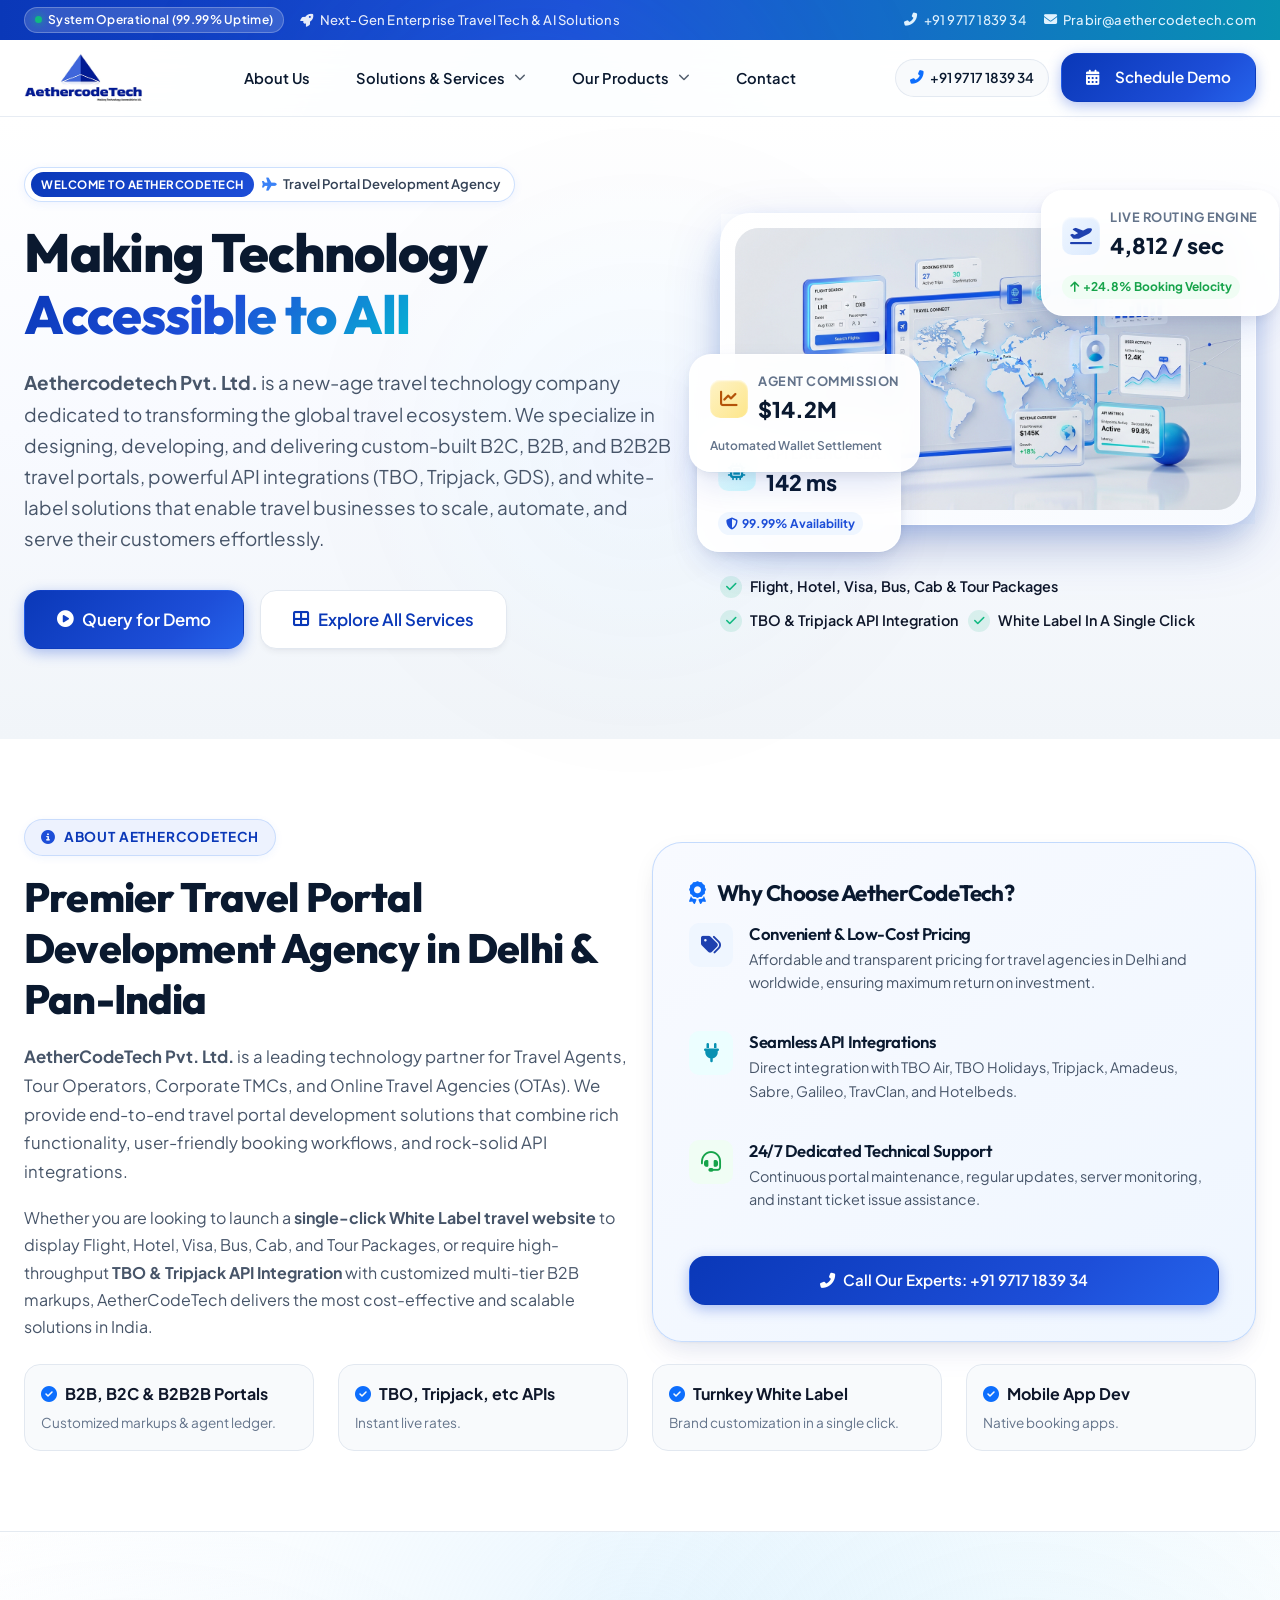
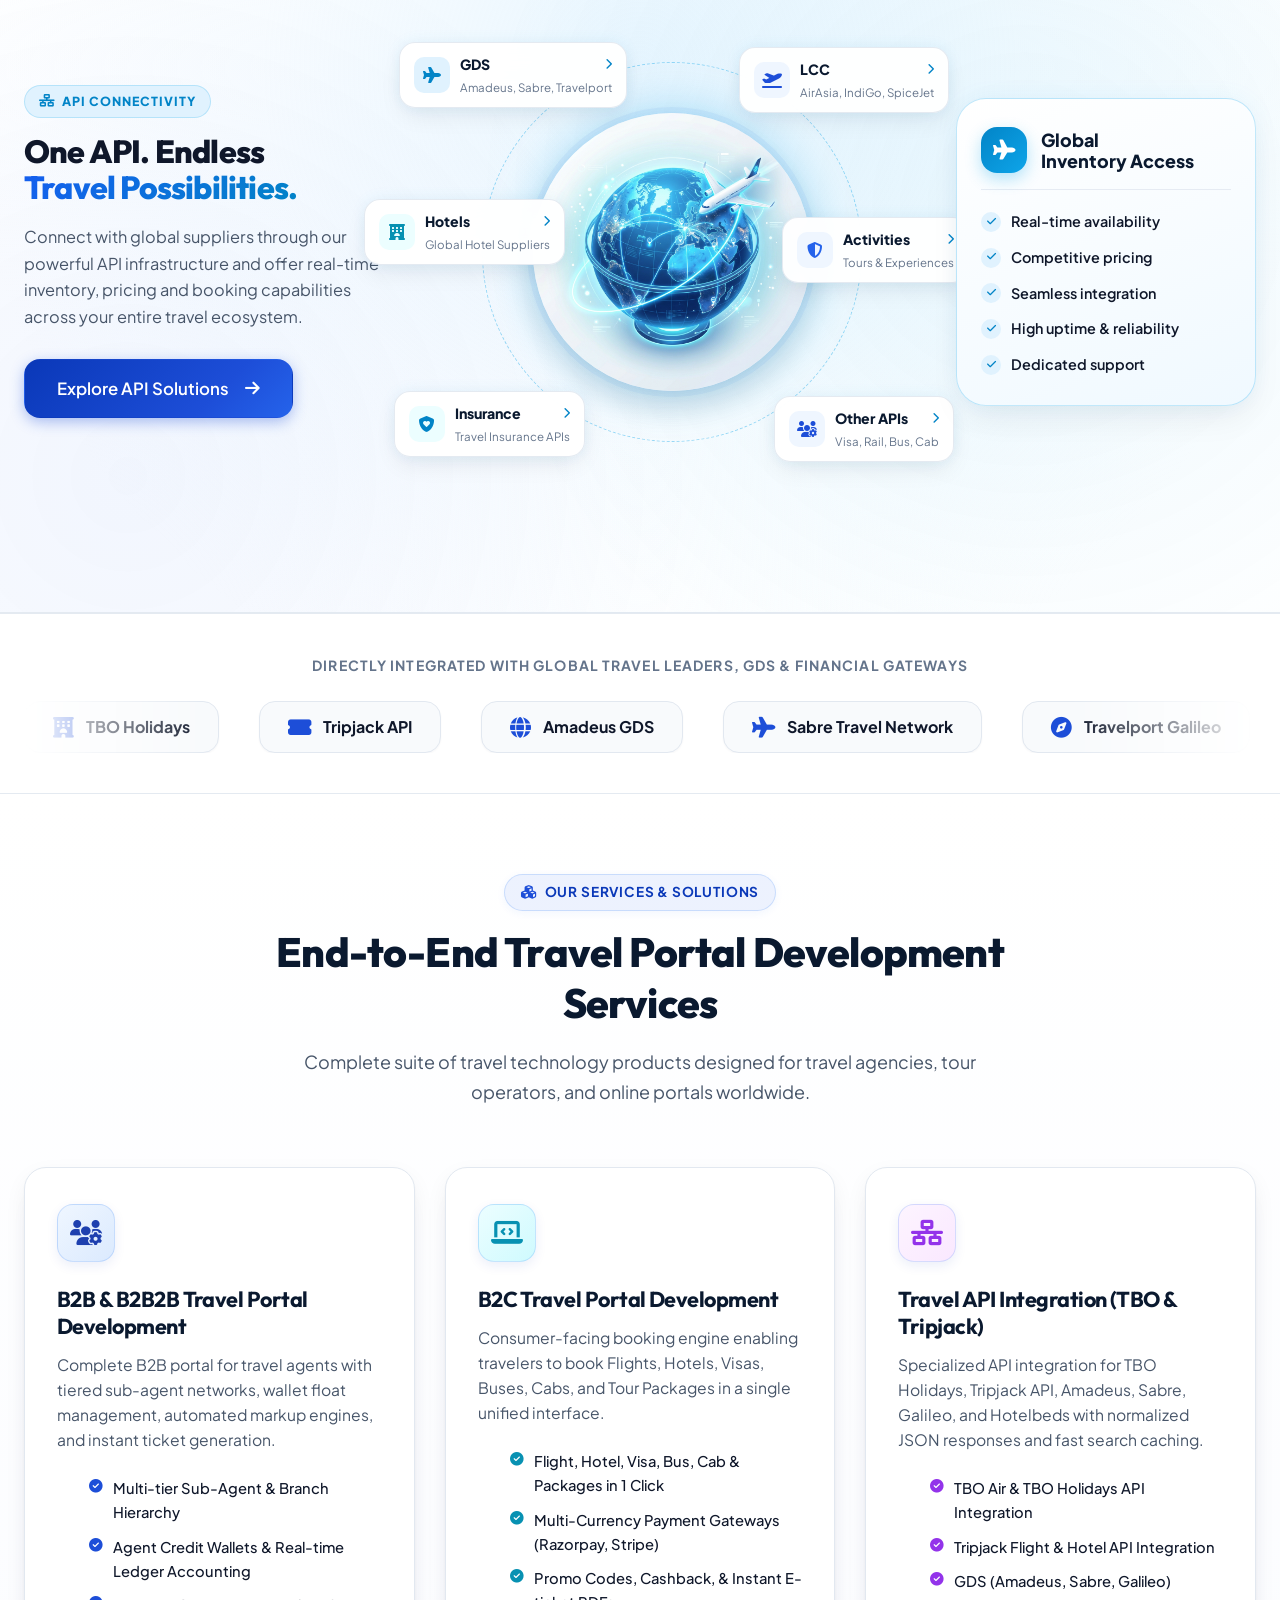
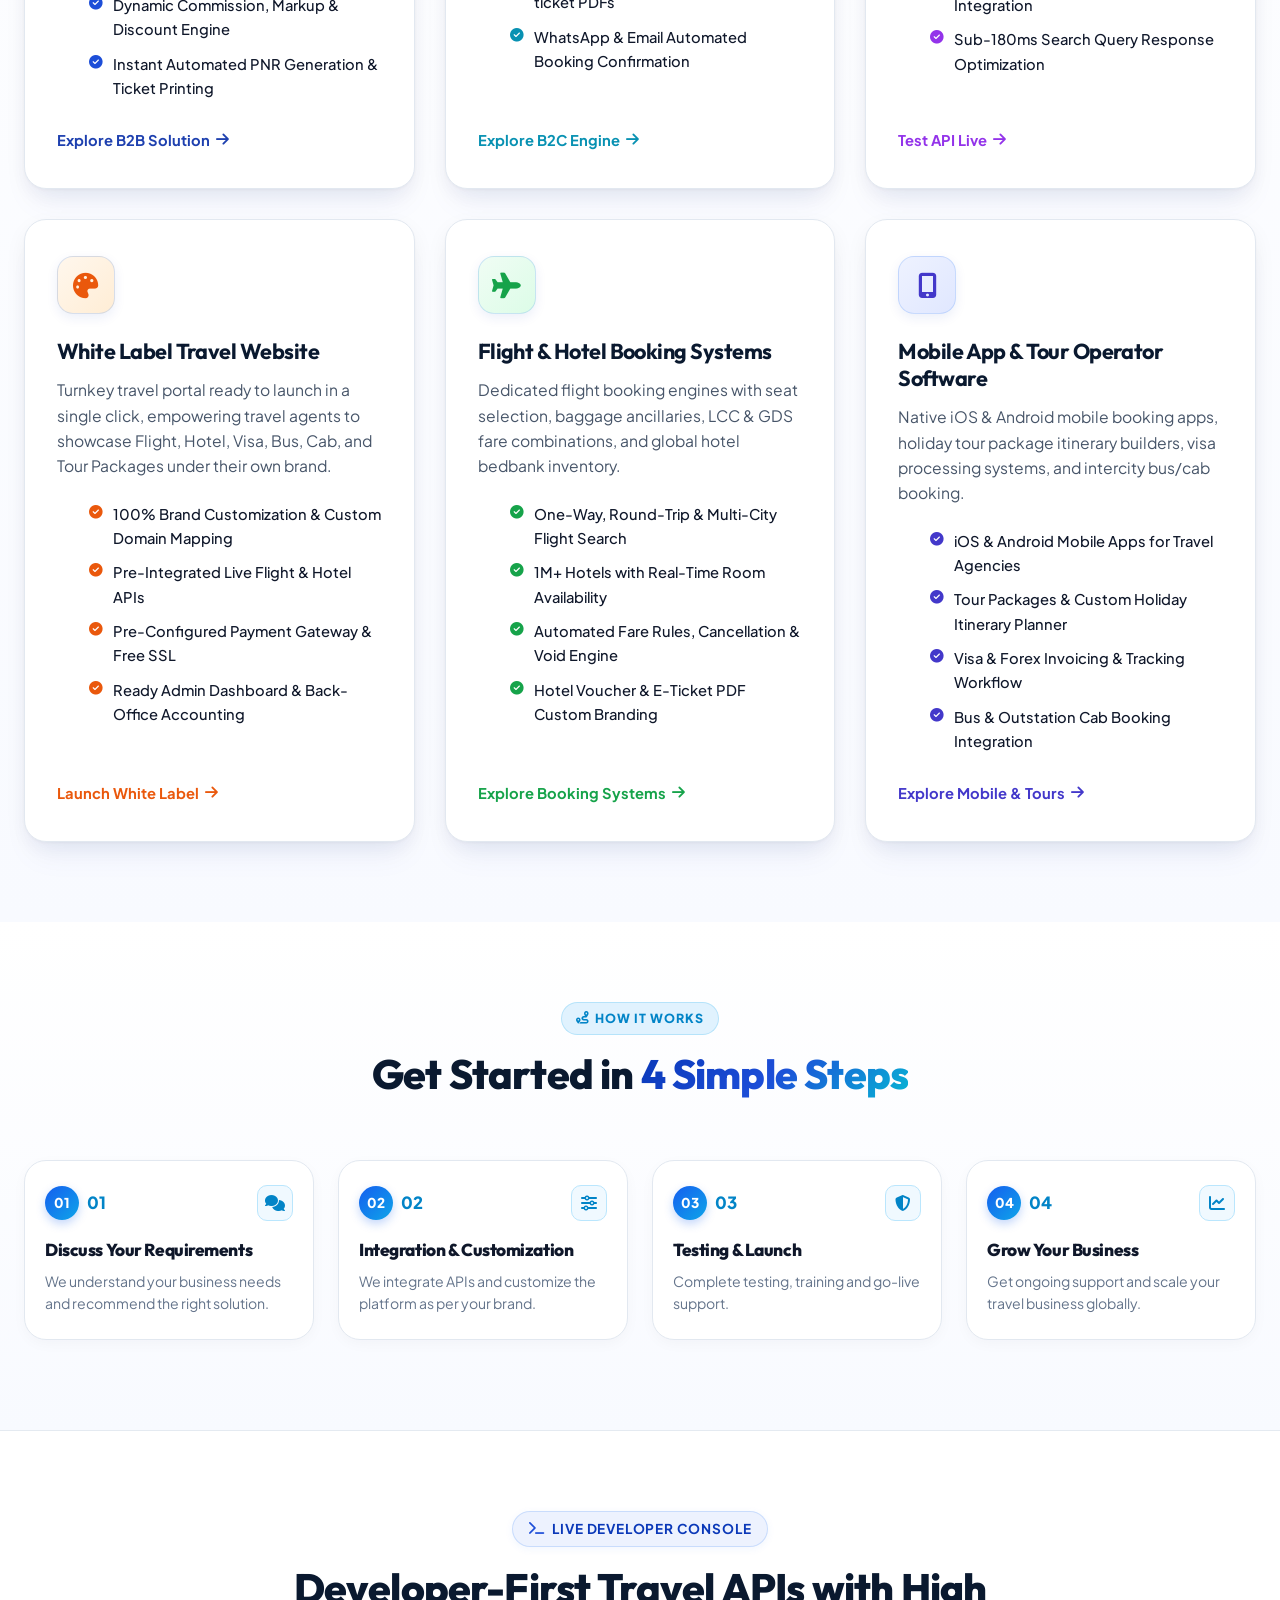
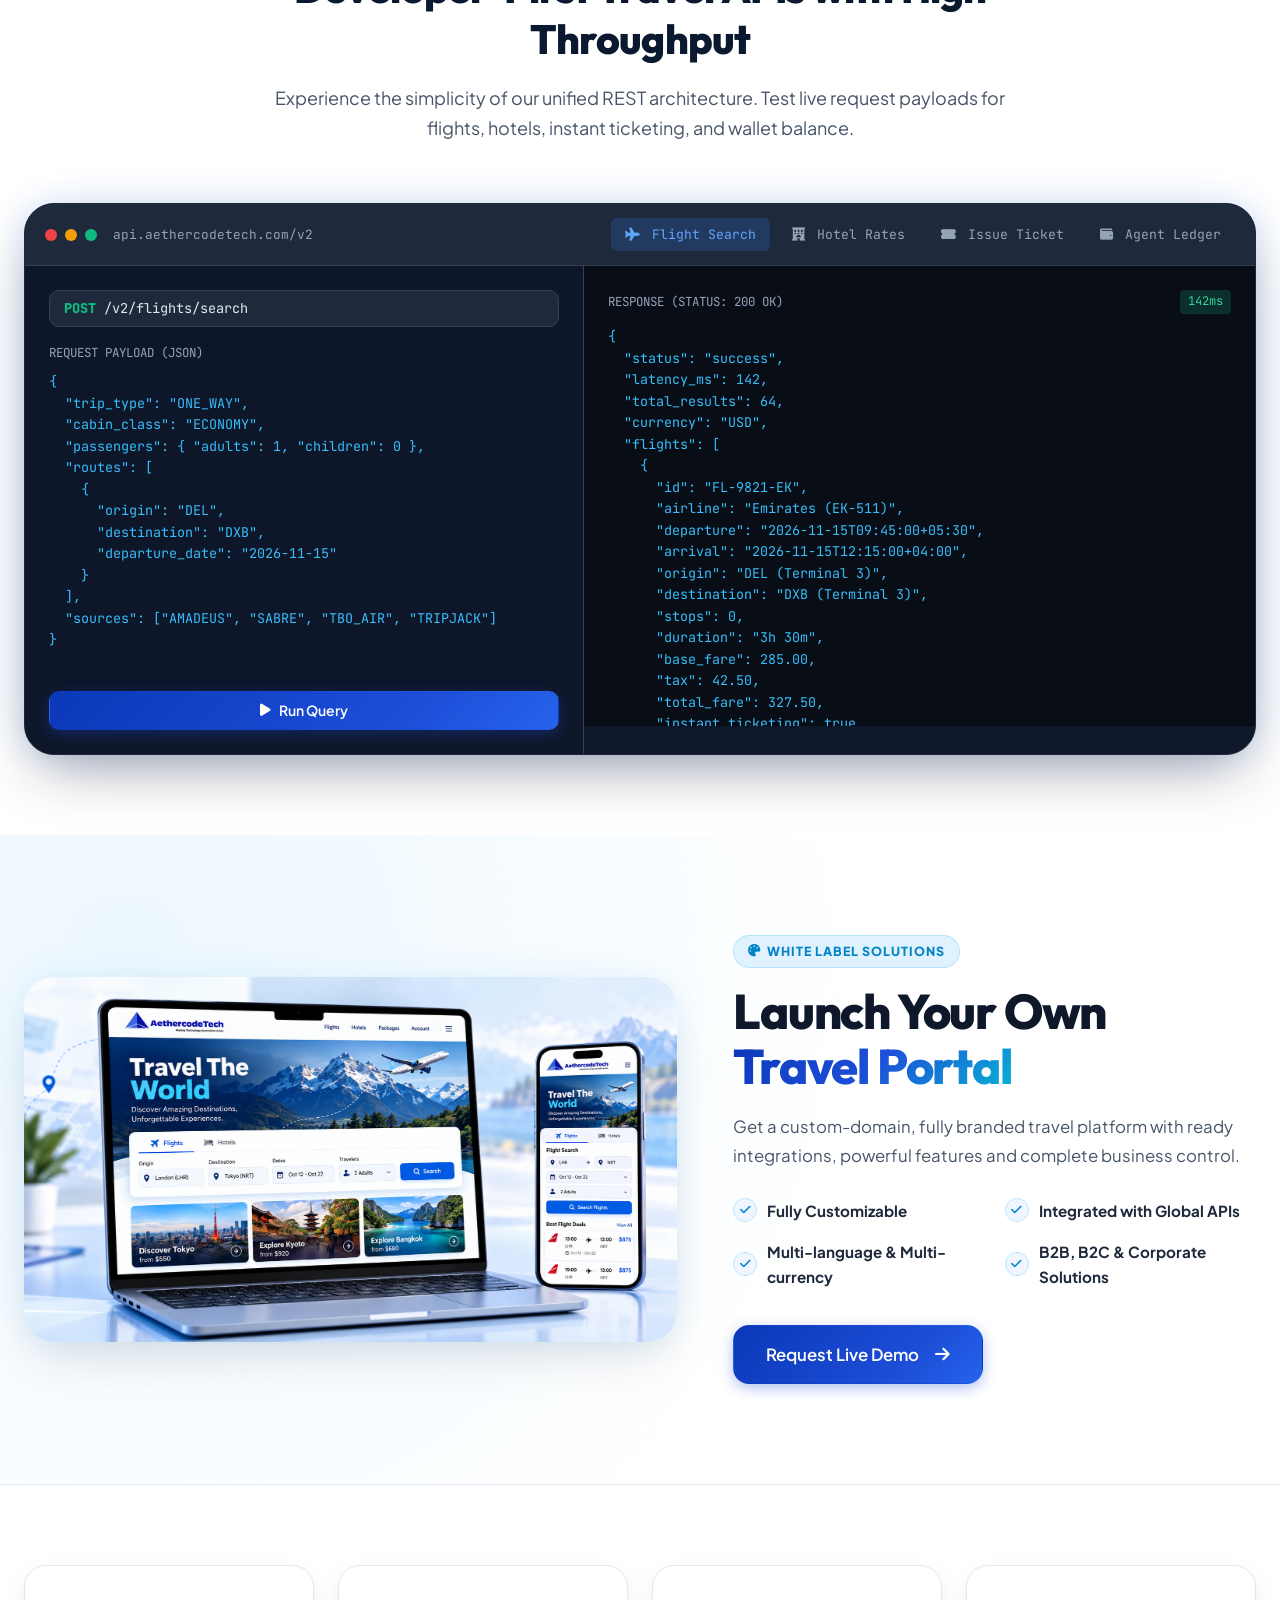
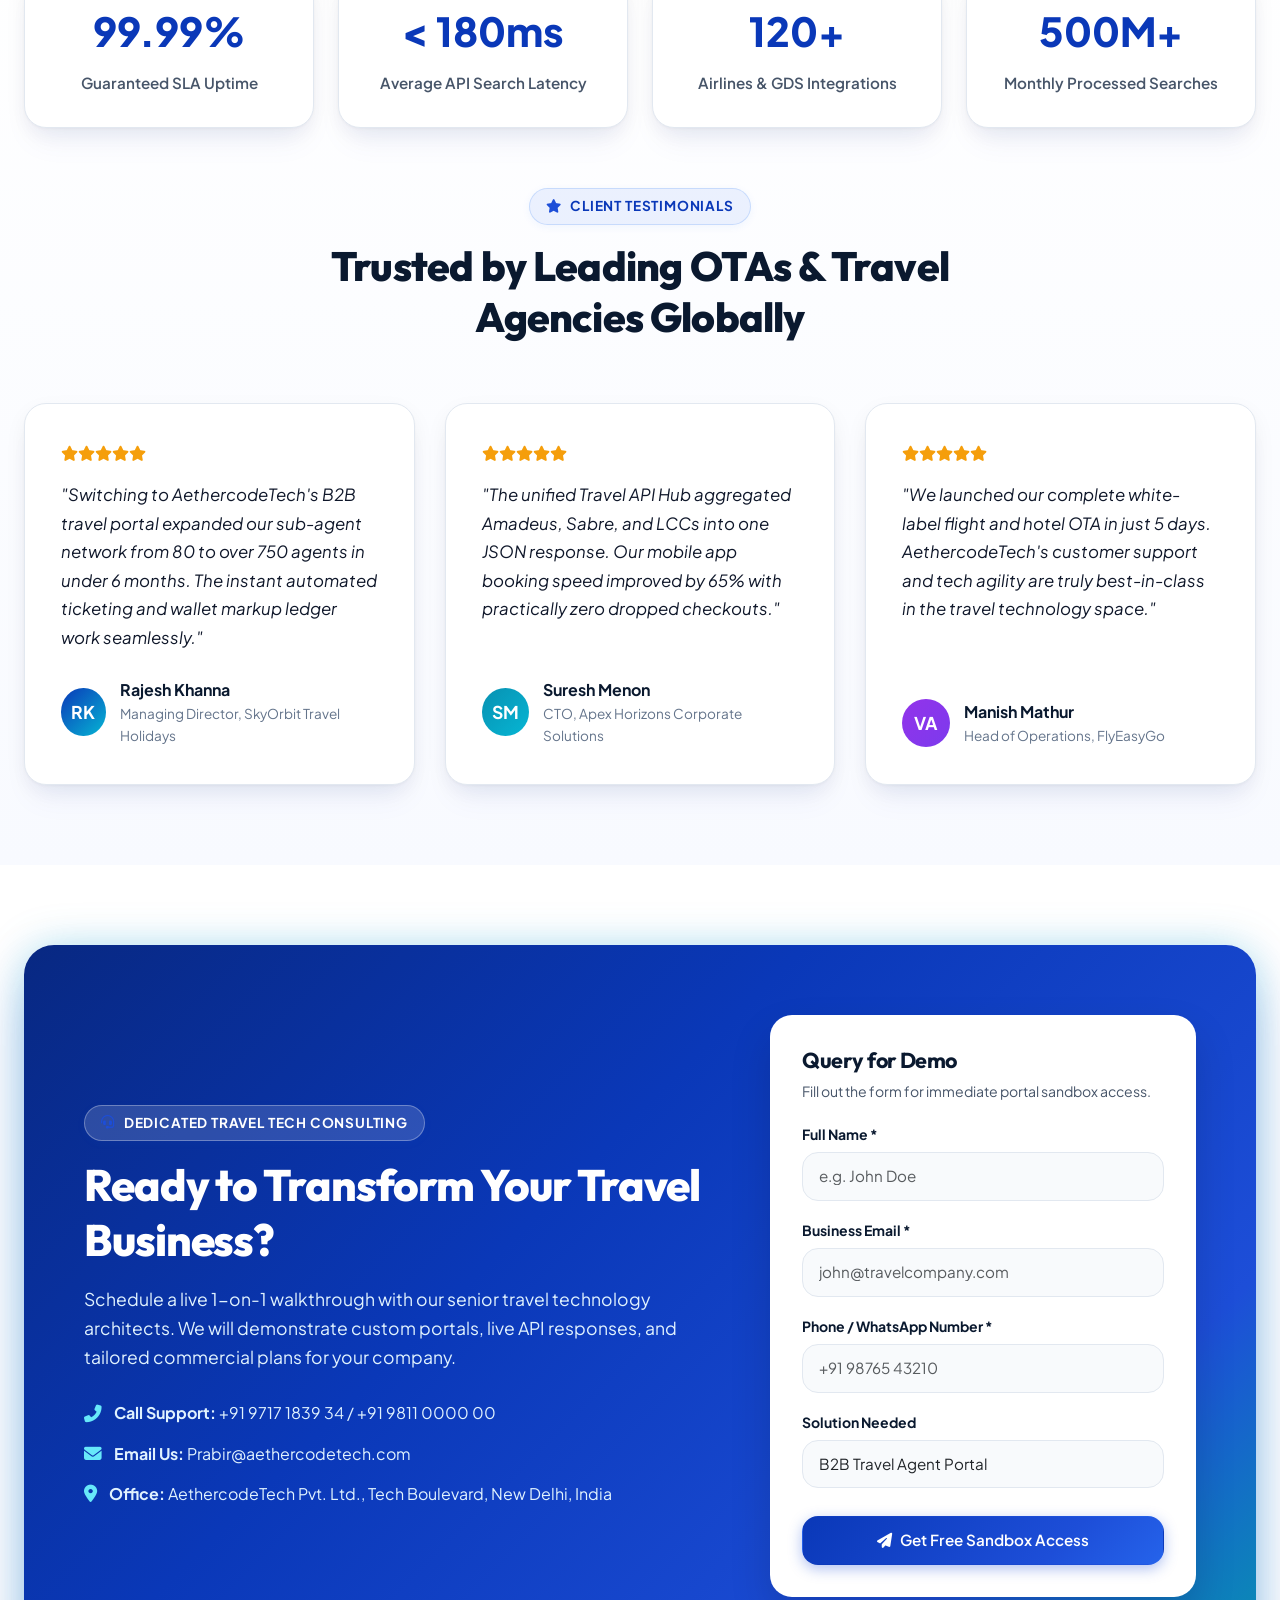
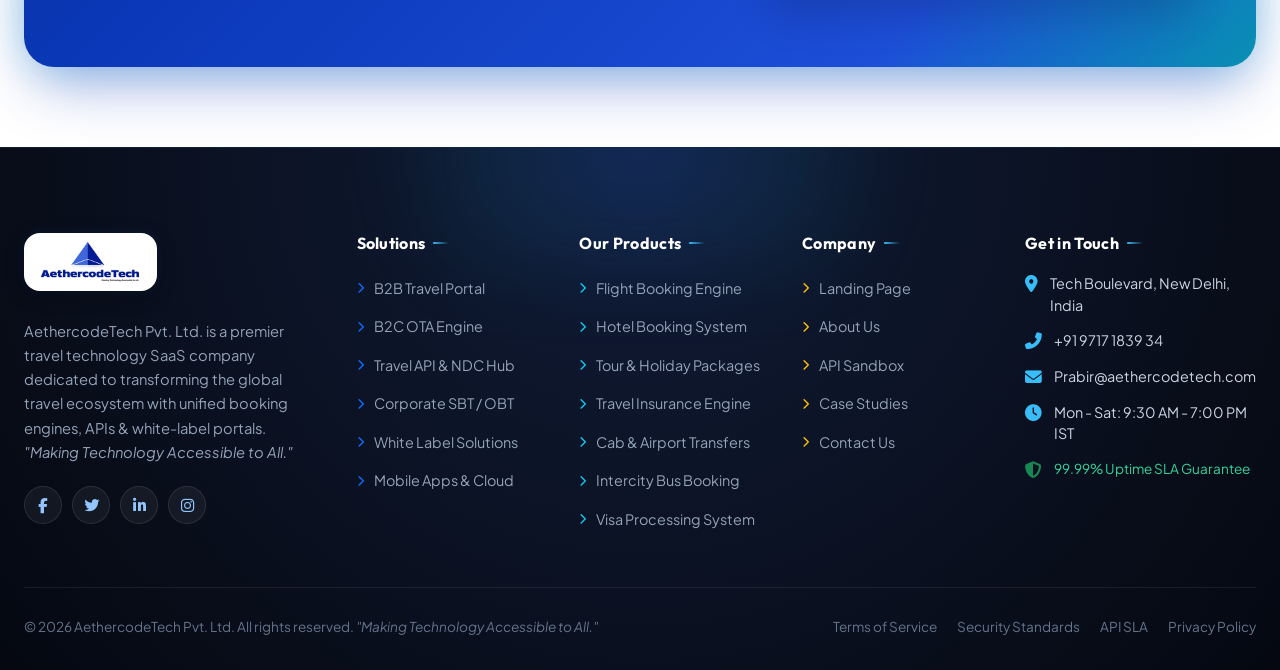
<file: index.html>
<!DOCTYPE html>
<html lang="en">

<head>
  <meta charset="UTF-8">
  <meta name="viewport" content="width=device-width, initial-scale=1.0">
  <title>AethercodeTech | Travel Technology Solutions & Enterprise B2B/B2C Portals</title>

  <!-- SEO Meta Tags -->
  <meta name="description"
    content="AethercodeTech is a premier travel technology SaaS company providing custom B2B/B2C travel portals, GDS & NDC API integrations, white-label booking engines, and corporate travel software. Making Technology Accessible to All.">
  <meta name="keywords"
    content="AethercodeTech, Travel Portal Development, B2B Travel Portal, B2C Travel Portal, Travel API Integration, Amadeus API, Sabre GDS, TBO Holidays API, Tripjack Integration, White Label Travel Website, Corporate Self Booking Tool, Travel Technology Company Delhi India">
  <meta name="robots" content="index, follow">

  <!-- Open Graph / Social Meta -->
  <meta property="og:type" content="website">
  <meta property="og:url" content="https://aethercodetech.com/">
  <meta property="og:title" content="AethercodeTech - Making Technology Accessible to All">
  <meta property="og:description"
    content="Next-Generation Travel Technology SaaS Platform, Custom Portals, and Unified Travel APIs.">
  <meta property="og:image" content="assets/images/logo.png">

  <!-- Favicon -->
  <link rel="icon" type="image/png" href="assets/images/logo.png">

  <!-- Google Fonts: Plus Jakarta Sans & JetBrains Mono -->
  <link rel="preconnect" href="https://fonts.googleapis.com">
  <link rel="preconnect" href="https://fonts.gstatic.com" crossorigin>
  <link
    href="https://fonts.googleapis.com/css2?family=Plus+Jakarta+Sans:ital,wght@0,300;0,400;0,500;0,600;0,700;0,800;1,400;1,600&family=JetBrains+Mono:wght@400;500;600&display=swap"
    rel="stylesheet">

  <!-- Bootstrap 5.3.3 CSS & Bootstrap Icons -->
  <link href="https://cdn.jsdelivr.net/npm/bootstrap@5.3.3/dist/css/bootstrap.min.css" rel="stylesheet"
    integrity="sha384-QWTKZyjpPEjISv5WaRU9OFeRpok6YctnYmDr5pNlyT2bRjXh0JMhjY6hW+ALEwIH" crossorigin="anonymous">
  <link rel="stylesheet" href="https://cdn.jsdelivr.net/npm/bootstrap-icons@1.11.3/font/bootstrap-icons.min.css">

  <!-- FontAwesome 6.5.2 Icons -->
  <link rel="stylesheet" href="https://cdnjs.cloudflare.com/ajax/libs/font-awesome/6.5.2/css/all.min.css"
    integrity="sha512-SnH5WK+bZxgPHs44uWIX+LLJAJ9/2PkPKZ5QiAj6Ta86w+fsb2TkcmfRyVX3pBnMFcV7oQPJkl9QevSCWr3W6A=="
    crossorigin="anonymous" referrerpolicy="no-referrer">

  <!-- Custom Theme & Component Stylesheets -->
  <link rel="stylesheet" href="assets/css/theme.css">
  <link rel="stylesheet" href="assets/css/components.css">
  <link rel="stylesheet" href="assets/css/animations.css">

  <!-- AOS (Animate On Scroll) CSS -->
  <link rel="stylesheet" href="https://cdn.jsdelivr.net/npm/aos@2.3.4/dist/aos.css">
</head>

<body>

  <!-- Ambient Light Particle & Glow Canvas -->
  <canvas id="ambient-canvas"></canvas>

  <!-- Ambient Blue Lighting Blobs -->
  <div class="bg-ambient-glow glow-blue-1"></div>
  <div class="bg-ambient-glow glow-blue-2"></div>
  <div class="bg-ambient-glow glow-blue-3"></div>

  <!-- Top Announcement Bar -->
  <div class="top-announcement-bar">
    <div class="container container-wide">
      <div class="announcement-inner">
        <div class="announcement-left">
          <span class="status-badge"><span class="status-dot"></span> System Operational (99.99% Uptime)</span>
          <span class="d-none d-md-inline" style="opacity: 0.9;"><i class="fas fa-rocket me-1"></i> Next-Gen Enterprise Travel Tech & AI Solutions</span>
        </div>
        <div class="announcement-right">
          <a href="tel:+919717183934" class="announcement-link"><i class="fas fa-phone-alt"></i> +91 9717 1839 34</a>
          <a href="mailto:Prabir@aethercodetech.com" class="announcement-link"><i class="fas fa-envelope"></i>
            Prabir@aethercodetech.com</a>
        </div>
      </div>
    </div>
  </div>

  <!-- Main Navigation Header -->
  <header class="site-header">
    <div class="container container-wide">
      <div class="navbar-container">
        <!-- Logo -->
        <a href="#hero" class="brand-logo-wrapper">
          <img src="assets/images/logo.png" alt="AethercodeTech Logo" class="brand-logo-img">
        </a>

        <!-- Desktop Navigation Links with SaaS Dropdowns -->
        <nav>
          <ul class="nav-links">
            <li class="nav-item"><a href="about.html" class="nav-link">About Us</a></li>
            <!-- Dropdown 1: Solutions & Services -->
            <li class="nav-item dropdown">
              <a href="services.html" class="nav-link">
                Solutions & Services <i class="fas fa-chevron-down ms-1"></i>
              </a>
              <div class="dropdown-menu-custom dropdown-solutions">
                <div class="dropdown-grid-2">
                  <a href="services.html#tab-b2b" class="dropdown-item-card">
                    <div class="dropdown-item-icon"><i class="fas fa-users-cog"></i></div>
                    <div>
                      <div class="dropdown-item-title">B2B Agent Portal</div>
                      <div class="dropdown-item-desc">Multi-tier agency network, markups & credit wallet ledger.</div>
                    </div>
                  </a>
                  <a href="services.html#tab-b2c" class="dropdown-item-card">
                    <div class="dropdown-item-icon" style="background: #ecfeff; color: #0891b2;"><i
                        class="fas fa-globe"></i></div>
                    <div>
                      <div class="dropdown-item-title">B2C OTA Engine</div>
                      <div class="dropdown-item-desc">High-speed flight, hotel & package consumer booking engine.</div>
                    </div>
                  </a>
                  <a href="services.html#tab-api" class="dropdown-item-card">
                    <div class="dropdown-item-icon" style="background: #fdf4ff; color: #9333ea;"><i
                        class="fas fa-network-wired"></i></div>
                    <div>
                      <div class="dropdown-item-title">Travel API & NDC Hub</div>
                      <div class="dropdown-item-desc">Unified REST API for 120+ airlines, GDS & 1M+ hotels.</div>
                    </div>
                  </a>
                  <a href="services.html#tab-sbt" class="dropdown-item-card">
                    <div class="dropdown-item-icon" style="background: #f0fdf4; color: #16a34a;"><i
                        class="fas fa-building"></i></div>
                    <div>
                      <div class="dropdown-item-title">Corporate Travel (SBT)</div>
                      <div class="dropdown-item-desc">Policy compliance, manager approvals & GST invoicing.</div>
                    </div>
                  </a>
                  <a href="services.html#tab-whitelabel" class="dropdown-item-card">
                    <div class="dropdown-item-icon" style="background: #fff7ed; color: #ea580c;"><i
                        class="fas fa-palette"></i></div>
                    <div>
                      <div class="dropdown-item-title">White-Label Portals</div>
                      <div class="dropdown-item-desc">Launch turnkey branded travel agency portal in 7 days.</div>
                    </div>
                  </a>
                  <a href="services.html#tab-mobile" class="dropdown-item-card">
                    <div class="dropdown-item-icon" style="background: #eef2ff; color: #4338ca;"><i
                        class="fas fa-mobile-alt"></i></div>
                    <div>
                      <div class="dropdown-item-title">Mobile Apps & Cloud IT</div>
                      <div class="dropdown-item-desc">iOS & Android Flutter apps, microservices & ERP sync.</div>
                    </div>
                  </a>
                </div>
                <div class="dropdown-bottom-bar">
                  <span><i class="fas fa-bolt text-primary me-1"></i> Need custom architectural integration?</span>
                  <a href="services.html" class="trigger-demo-modal">Consult Our Solutions Architect <i
                      class="fas fa-arrow-right"></i></a>
                </div>
              </div>
            </li>

            <!-- Dropdown 2: Our Products -->
            <li class="nav-item dropdown">
              <a href="products.html" class="nav-link">
                Our Products <i class="fas fa-chevron-down ms-1"></i>
              </a>
              <div class="dropdown-menu-custom dropdown-products-mega">
                <div class="dropdown-products-container">

                  <!-- Left / Center: Categorized Products -->
                  <div class="dropdown-products-main">

                    <!-- Category 1: Core Travel Engines -->
                    <div class="dropdown-col">
                      <div class="dropdown-col-heading">
                        <i class="fas fa-layer-group text-primary me-2"></i> Travel Booking Engines
                      </div>
                      <div class="dropdown-items-stack">
                        <a href="products.html#tab-flight" class="dropdown-item-card">
                          <div class="dropdown-item-icon icon-blue"><i class="fas fa-plane-departure"></i></div>
                          <div class="dropdown-item-content">
                            <div class="dropdown-item-title">Flight Booking Engine</div>
                            <div class="dropdown-item-desc">GDS, LCC & NDC aggregation with auto-ticketing.</div>
                          </div>
                        </a>
                        <a href="products.html#tab-hotel" class="dropdown-item-card">
                          <div class="dropdown-item-icon icon-cyan"><i class="fas fa-hotel"></i></div>
                          <div class="dropdown-item-content">
                            <div class="dropdown-item-title">Hotel Booking System</div>
                            <div class="dropdown-item-desc">1M+ global hotels with real-time rate parity.</div>
                          </div>
                        </a>
                        <a href="products.html#tab-tours" class="dropdown-item-card">
                          <div class="dropdown-item-icon icon-teal"><i class="fas fa-umbrella-beach"></i></div>
                          <div class="dropdown-item-content">
                            <div class="dropdown-item-title">Tour & Holiday Packages</div>
                            <div class="dropdown-item-desc">Dynamic holiday itineraries & quotation engine.</div>
                          </div>
                        </a>
                        <a href="products.html#tab-insurance" class="dropdown-item-card">
                          <div class="dropdown-item-icon icon-emerald"><i class="fas fa-shield-heart"></i></div>
                          <div class="dropdown-item-content">
                            <div class="dropdown-item-title">Travel Insurance Engine</div>
                            <div class="dropdown-item-desc">Overseas, domestic & instant policy issuance.</div>
                          </div>
                        </a>
                      </div>
                    </div>

                    <!-- Category 2: Mobility & Ancillaries -->
                    <div class="dropdown-col">
                      <div class="dropdown-col-heading">
                        <i class="fas fa-route text-primary me-2"></i> Mobility & Ancillary Services
                      </div>
                      <div class="dropdown-items-stack">
                        <a href="products.html#tab-cabs" class="dropdown-item-card">
                          <div class="dropdown-item-icon icon-amber"><i class="fas fa-taxi"></i></div>
                          <div class="dropdown-item-content">
                            <div class="dropdown-item-title">Cab & Airport Transfers</div>
                            <div class="dropdown-item-desc">Outstation, local & transfer dispatch integrations.</div>
                          </div>
                        </a>
                        <a href="products.html#tab-bus" class="dropdown-item-card">
                          <div class="dropdown-item-icon icon-rose"><i class="fas fa-bus"></i></div>
                          <div class="dropdown-item-content">
                            <div class="dropdown-item-title">Intercity Bus Booking</div>
                            <div class="dropdown-item-desc">Pan-India bus routes with seat deck selector.</div>
                          </div>
                        </a>
                        <a href="products.html#tab-visa" class="dropdown-item-card">
                          <div class="dropdown-item-icon icon-purple"><i class="fas fa-passport"></i></div>
                          <div class="dropdown-item-content">
                            <div class="dropdown-item-title">Visa Processing System</div>
                            <div class="dropdown-item-desc">eVisa applications, checklist & live tracking.</div>
                          </div>
                        </a>
                      </div>
                    </div>

                  </div>

                  <!-- Right Column: Featured Spotlight Card -->
                  <div class="dropdown-spotlight-card">
                    <div>
                      <div class="spotlight-badge"><i class="fas fa-layer-group text-primary"></i> Standalone & API Suites</div>
                      <div class="spotlight-img-wrap">
                        <div class="spotlight-card-icon"><i class="fas fa-cubes"></i></div>
                        <h4 class="spotlight-title">Unified Booking Engines</h4>
                      </div>
                      <p class="spotlight-desc">Modular booking engines for Flights, Hotels, Tours, Visas, Buses, Cabs & Insurance with live UI designs.</p>
                      <ul class="spotlight-list">
                        <li><i class="fas fa-check-circle text-success"></i> Standalone or API integrations</li>
                        <li><i class="fas fa-check-circle text-success"></i> Real-time multi-supplier inventory</li>
                        <li><i class="fas fa-check-circle text-success"></i> White-label ready interfaces</li>
                      </ul>
                    </div>
                    <a href="products.html" class="btn btn-primary btn-sm w-100 mt-2">
                      <i class="fas fa-layer-group me-1"></i> View All Products
                    </a>
                  </div>

                </div>

                <!-- Dropdown Footer -->
                <div class="dropdown-bottom-bar">
                  <div class="dropdown-bottom-links">
                    <a href="#api-sandbox"><i class="fas fa-terminal text-primary me-1"></i> Interactive API Sandbox</a>
                    <span class="dropdown-divider-dot">•</span>
                    <a href="about.html#architecture"><i class="fas fa-server text-primary me-1"></i> Cloud Architecture</a>
                    <span class="dropdown-divider-dot">•</span>
                    <a href="mailto:Prabir@aethercodetech.com"><i class="fas fa-headset text-primary me-1"></i> 24/7 Tech Support</a>
                  </div>
                  <a href="products.html" class="dropdown-view-all">
                    Explore All Products <i class="fas fa-arrow-right ms-1"></i>
                  </a>
                </div>

              </div>
            </li>
            <li class="nav-item"><a href="contact.html" class="nav-link">Contact</a></li>
          </ul>
        </nav>

        <!-- Navigation CTAs -->
        <div class="header-cta-group">
          <a href="tel:+919717183934" class="btn-header-phone d-none d-xl-inline-flex">
            <i class="fas fa-phone-alt text-primary"></i> +91 9717 1839 34
          </a>
          <a href="#" class="btn btn-primary sheen-effect trigger-demo-modal d-none d-sm-inline-flex">
            <i class="fas fa-calendar-alt me-2"></i> Schedule Demo
          </a>
          <button class="mobile-nav-toggle d-lg-none" aria-label="Toggle Navigation">
            <i class="fas fa-bars"></i>
          </button>
        </div>

      </div>
    </div>
  </header>

  <!-- Mobile Drawer Menu -->
  <div class="mobile-drawer" id="mobile-drawer-menu">
    <div class="mobile-drawer-content">
      <ul class="mobile-nav-list">
        <li><a href="index.html" class="mobile-nav-link active"><i class="fas fa-home me-2"></i> Home</a></li>
        <li><a href="services.html" class="mobile-nav-link"><i class="fas fa-cubes me-2"></i> Solutions & Services</a></li>
        <li><a href="products.html" class="mobile-nav-link"><i class="fas fa-layer-group me-2"></i> Products Suite</a></li>
        <li><a href="about.html" class="mobile-nav-link"><i class="fas fa-info-circle me-2"></i> About Us</a></li>
        <li><a href="contact.html" class="mobile-nav-link"><i class="fas fa-envelope me-2"></i> Contact Us</a></li>
      </ul>
      <div class="mobile-drawer-cta mt-4">
        <a href="tel:+919717183934" class="btn btn-outline-primary w-100 mb-2">
          <i class="fas fa-phone-alt me-2"></i> +91 9717 1839 34
        </a>
        <a href="#" class="btn btn-primary w-100 trigger-demo-modal">
          <i class="fas fa-calendar-alt me-2"></i> Schedule Demo
        </a>
      </div>
    </div>
  </div>

  <main>
    <!-- HERO SECTION (MATCHING AETHERCODETECH LIVE CONTENT) -->
    <section id="hero" class="hero-section tech-grid-pattern">
      <div class="container container-wide">
        <div class="hero-grid">

          <!-- Left Hero Content -->
          <div class="hero-content" data-aos="fade-right" data-aos-duration="800">
            <div class="hero-pill-badge">
              <span class="badge-sparkle">Welcome to AetherCodeTech</span>
              <span class="badge-text"><i class="fas fa-plane" style="color: #3b82f6;"></i> Travel Portal Development
                Agency</span>
            </div>

            <h1 class="hero-title">
              Making Technology <br>
              <span class="text-gradient-blue">Accessible to All</span>
            </h1>

            <p class="hero-subtitle">
              <strong>Aethercodetech Pvt. Ltd.</strong> is a new-age travel technology company dedicated to transforming
              the global travel ecosystem. We specialize in designing, developing, and delivering custom-built B2C, B2B,
              and B2B2B travel portals, powerful API integrations (TBO, Tripjack, GDS), and white-label solutions that
              enable travel businesses to scale, automate, and serve their customers effortlessly.
            </p>

            <div class="hero-cta-group">
              <a href="#" class="btn btn-primary btn-lg btn-glow trigger-demo-modal">
                <i class="fas fa-play-circle"></i> Query for Demo
              </a>
              <a href="#services" class="btn btn-secondary btn-lg">
                <i class="fas fa-th-large"></i> Explore All Services
              </a>
            </div>
          </div>

          <!-- Right Hero Visual with Floating UI Cards & Layered Shadows -->
          <div class="hero-visual-wrapper" data-aos="fade-left" data-aos-duration="800" data-aos-delay="150">
            <div class="hero-main-card hover-lift">
              <div class="hero-image-container">
                <img src="assets/images/saas-light-hero.jpg" alt="AethercodeTech Cloud SaaS Platform Showcase">
              </div>

              <!-- Floating UI Card 1: Live Flight Traffic -->
              <div class="floating-card floating-card-1">
                <div class="floating-card-header">
                  <div class="card-icon-bubble"><i class="fas fa-plane-departure"></i></div>
                  <div>
                    <div class="card-title-sm">Live Routing Engine</div>
                    <div class="card-value-lg">4,812 / sec</div>
                  </div>
                </div>
                <div class="card-badge-success">
                  <i class="fas fa-arrow-up"></i> +24.8% Booking Velocity
                </div>
              </div>

              <!-- Floating UI Card 2: API Metrics & Latency -->
              <div class="floating-card floating-card-2">
                <div class="floating-card-header">
                  <div class="card-icon-bubble"
                    style="background: linear-gradient(135deg, #ecfeff, #cffafe); color: #0891b2;">
                    <i class="fas fa-microchip"></i>
                  </div>
                  <div>
                    <div class="card-title-sm">API Latency SLA</div>
                    <div class="card-value-lg">142 ms</div>
                  </div>
                </div>
                <div class="card-badge-success" style="background: #eff6ff; color: #1d4ed8;">
                  <i class="fas fa-shield-alt"></i> 99.99% Availability
                </div>
              </div>

              <!-- Floating UI Card 3: Instant Markup Revenue -->
              <div class="floating-card floating-card-3">
                <div class="floating-card-header">
                  <div class="card-icon-bubble"
                    style="background: linear-gradient(135deg, #fef3c7, #fde68a); color: #b45309;">
                    <i class="fas fa-chart-line"></i>
                  </div>
                  <div>
                    <div class="card-title-sm">Agent Commission</div>
                    <div class="card-value-lg">$14.2M</div>
                  </div>
                </div>
                <div style="font-size: 0.75rem; color: var(--text-subtle); font-weight: 600;">
                  Automated Wallet Settlement
                </div>
              </div>

            </div>

            <div class="hero-features-list">
              <div class="hero-feature-item">
                <span class="hero-feature-icon"><i class="fas fa-check"></i></span>
                <span>Flight, Hotel, Visa, Bus, Cab & Tour Packages</span>
              </div>
              <div class="hero-feature-item">
                <span class="hero-feature-icon"><i class="fas fa-check"></i></span>
                <span>TBO & Tripjack API Integration</span>
              </div>
              <div class="hero-feature-item">
                <span class="hero-feature-icon"><i class="fas fa-check"></i></span>
                <span>White Label In A Single Click</span>
              </div>
            </div>
          </div>
        </div>

        <!-- 4-Column Stat Metrics Banner in Hero -->
        <!-- <div class="api-stats-strip" data-aos="fade-up" data-aos-duration="800" data-aos-delay="250" style="margin-top: 48px;">
          <div class="api-stat-box">
            <div class="api-stat-circle">
              <i class="fas fa-globe"></i>
            </div>
            <div>
              <div class="api-stat-num">100+</div>
              <div class="api-stat-label">Global Suppliers</div>
            </div>
          </div>

          <div class="api-stat-box">
            <div class="api-stat-circle" style="background: #eff6ff; color: #1e40af;">
              <i class="fas fa-hotel"></i>
            </div>
            <div>
              <div class="api-stat-num">1M+</div>
              <div class="api-stat-label">Hotel Properties</div>
            </div>
          </div>

          <div class="api-stat-box">
            <div class="api-stat-circle" style="background: #eff6ff; color: #0284c7;">
              <i class="fas fa-plane"></i>
            </div>
            <div>
              <div class="api-stat-num">500+</div>
              <div class="api-stat-label">Airlines (GDS + LCC)</div>
            </div>
          </div>

          <div class="api-stat-box">
            <div class="api-stat-circle" style="background: #e0f2fe; color: #0369a1;">
              <i class="fas fa-map-marker-alt"></i>
            </div>
            <div>
              <div class="api-stat-num">190+</div>
              <div class="api-stat-label">Countries Coverage</div>
            </div>
          </div>
        </div> -->

      </div>
    </section>

    <!-- ABOUT AETHERCODETECH OVERVIEW SECTION -->
    <section id="about" class="section-spacing"
      style="background: #ffffff; border-bottom: 1px solid var(--border-subtle);">
      <div class="container">
        <div class="row align-items-center">
          <div class="col-lg-6" data-aos="fade-right">
            <div class="section-tag"><i class="fas fa-info-circle"></i> About AetherCodeTech</div>
            <h2 class="section-title">Premier Travel Portal Development Agency in Delhi & Pan-India</h2>
            <p style="font-size: 1.05rem; color: var(--text-muted); line-height: 1.7; margin-bottom: 18px;">
              <strong>AetherCodeTech Pvt. Ltd.</strong> is a leading technology partner for Travel Agents, Tour
              Operators, Corporate TMCs, and Online Travel Agencies (OTAs). We provide end-to-end travel portal
              development solutions that combine rich functionality, user-friendly booking workflows, and rock-solid API
              integrations.
            </p>
            <p style="font-size: 1rem; color: var(--text-muted); line-height: 1.7; margin-bottom: 24px;">
              Whether you are looking to launch a <strong>single-click White Label travel website</strong> to display
              Flight, Hotel, Visa, Bus, Cab, and Tour Packages, or require high-throughput <strong>TBO & Tripjack API
                Integration</strong> with customized multi-tier B2B markups, AetherCodeTech delivers the most
              cost-effective and scalable solutions in India.
            </p>
          </div>

          <div class="col-lg-6" data-aos="fade-left" data-aos-delay="150">
            <div
              style="background: linear-gradient(145deg, #f8faff 0%, #eff6ff 100%); border: 1px solid var(--border-glow); border-radius: var(--radius-xl); padding: 36px; box-shadow: var(--shadow-card-layered);">
              <h3 style="font-size: 1.4rem; margin-bottom: 16px; color: var(--text-heading);"><i
                  class="fas fa-award text-primary me-2"></i> Why Choose AetherCodeTech?</h3>

              <div style="display: flex; gap: 16px; margin-bottom: 20px;">
                <div
                  style="width: 44px; height: 44px; border-radius: var(--radius-sm); background: #eff6ff; color: var(--primary-700); display: flex; align-items: center; justify-content: center; font-size: 1.25rem; flex-shrink: 0;">
                  <i class="fas fa-tags"></i>
                </div>
                <div>
                  <h4 style="font-size: 1.05rem; margin-bottom: 4px;">Convenient & Low-Cost Pricing</h4>
                  <p style="font-size: 0.9rem; color: var(--text-muted);">Affordable and transparent pricing for travel
                    agencies in Delhi and worldwide, ensuring maximum return on investment.</p>
                </div>
              </div>

              <div style="display: flex; gap: 16px; margin-bottom: 20px;">
                <div
                  style="width: 44px; height: 44px; border-radius: var(--radius-sm); background: #ecfeff; color: #0891b2; display: flex; align-items: center; justify-content: center; font-size: 1.25rem; flex-shrink: 0;">
                  <i class="fas fa-plug"></i>
                </div>
                <div>
                  <h4 style="font-size: 1.05rem; margin-bottom: 4px;">Seamless API Integrations</h4>
                  <p style="font-size: 0.9rem; color: var(--text-muted);">Direct integration with TBO Air, TBO Holidays,
                    Tripjack, Amadeus, Sabre, Galileo, TravClan, and Hotelbeds.</p>
                </div>
              </div>

              <div style="display: flex; gap: 16px;">
                <div
                  style="width: 44px; height: 44px; border-radius: var(--radius-sm); background: #f0fdf4; color: #16a34a; display: flex; align-items: center; justify-content: center; font-size: 1.25rem; flex-shrink: 0;">
                  <i class="fas fa-headset"></i>
                </div>
                <div>
                  <h4 style="font-size: 1.05rem; margin-bottom: 4px;">24/7 Dedicated Technical Support</h4>
                  <p style="font-size: 0.9rem; color: var(--text-muted);">Continuous portal maintenance, regular
                    updates, server monitoring, and instant ticket issue assistance.</p>
                </div>
              </div>

              <div style="margin-top: 28px; text-align: center;">
                <a href="tel:+919717183934" class="btn btn-primary btn-glow" style="width: 100%;">
                  <i class="fas fa-phone-alt"></i> Call Our Experts: +91 9717 1839 34
                </a>
              </div>
            </div>
          </div>

          <div class="col-sm-6 col-md-3" data-aos="fade-up" data-aos-delay="100">
            <div
              style="background: var(--bg-surface); padding: 16px; border-radius: var(--radius-md); border: 1px solid var(--border-light);">
              <i class="fas fa-check-circle text-primary me-2"></i><strong>B2B, B2C & B2B2B Portals</strong>
              <div style="font-size: 0.85rem; color: var(--text-subtle); margin-top: 4px;">Customized markups &
                agent ledger.</div>
            </div>
          </div>
          <div class="col-sm-6 col-md-3" data-aos="fade-up" data-aos-delay="200">
            <div
              style="background: var(--bg-surface); padding: 16px; border-radius: var(--radius-md); border: 1px solid var(--border-light);">
              <i class="fas fa-check-circle text-primary me-2"></i><strong>TBO, Tripjack, etc APIs</strong>
              <div style="font-size: 0.85rem; color: var(--text-subtle); margin-top: 4px;">Instant live rates.</div>
            </div>
          </div>
          <div class="col-sm-6 col-md-3" data-aos="fade-up" data-aos-delay="300">
            <div
              style="background: var(--bg-surface); padding: 16px; border-radius: var(--radius-md); border: 1px solid var(--border-light);">
              <i class="fas fa-check-circle text-primary me-2"></i><strong>Turnkey White Label</strong>
              <div style="font-size: 0.85rem; color: var(--text-subtle); margin-top: 4px;">Brand customization in a
                single click.</div>
            </div>
          </div>
          <div class="col-sm-6 col-md-3" data-aos="fade-up" data-aos-delay="400">
            <div
              style="background: var(--bg-surface); padding: 16px; border-radius: var(--radius-md); border: 1px solid var(--border-light);">
              <i class="fas fa-check-circle text-primary me-2"></i><strong>Mobile App Dev</strong>
              <div style="font-size: 0.85rem; color: var(--text-subtle); margin-top: 4px;">Native booking apps.</div>
            </div>
          </div>
        </div>
      </div>
    </section>

    <!-- API CONNECTIVITY HUB SECTION (One API. Endless Travel Possibilities) -->
    <section id="api-connectivity-hub" class="api-connectivity-section">
      <div class="api-conn-ambient-wave"></div>
      <div class="container container-wide">

        <!-- Main 3-Column Visual Grid -->
        <div class="api-conn-grid-layout">

          <!-- Left Column: Title, Subtitle, CTA & Mini Badges -->
          <div data-aos="fade-right" data-aos-duration="800">
            <div class="api-conn-badge">
              <i class="fas fa-network-wired"></i> API Connectivity
            </div>

            <h4 class="api-conn-title">
              One API. Endless <br>
              <span class="text-gradient-blue">Travel Possibilities.</span>
            </h4>

            <p class="api-conn-desc">
              Connect with global suppliers through our powerful API infrastructure and offer real-time inventory, pricing and booking capabilities across your entire travel ecosystem.
            </p>

            <div>
              <a href="#api-sandbox" class="btn btn-primary btn-lg btn-glow trigger-demo-modal">
                Explore API Solutions <i class="fas fa-arrow-right ms-2"></i>
              </a>
            </div>

            <!-- <div class="api-conn-features">
              <div class="api-conn-feat-pill">
                <span class="feat-icon-circle" style="background: #eff6ff; color: #1d4ed8;"><i class="fas fa-bolt"></i></span>
                <span>Real-time Inventory</span>
              </div>
              <div class="api-conn-feat-pill">
                <span class="feat-icon-circle" style="background: #e0f2fe; color: #0284c7;"><i class="fas fa-layer-group"></i></span>
                <span>Easy Integration</span>
              </div>
              <div class="api-conn-feat-pill">
                <span class="feat-icon-circle" style="background: #ecfdf5; color: #059669;"><i class="fas fa-shield-alt"></i></span>
                <span>Reliable &amp; Secure</span>
              </div>
            </div> -->
          </div>

          <!-- Center Column: Glowing Globe with Connected Floating Supplier Cards -->
          <div class="api-globe-container" data-aos="zoom-in" data-aos-duration="900" data-aos-delay="100">
            <!-- Pulsing dashed orbit ring -->
            <div class="api-globe-ring"></div>

            <!-- Central Globe Image with Ambient Glow -->
            <div class="api-globe-img-wrap">
              <img src="assets/images/travel-api-globe.jpg" alt="Connected Travel API Global Network" class="api-globe-img">
            </div>

            <!-- Node 1: GDS (Amadeus, Sabre, Travelport) -->
            <a href="#api-sandbox" class="api-node-card node-gds">
              <div class="api-node-icon" style="background: #e0f2fe; color: #0284c7;">
                <i class="fas fa-plane"></i>
              </div>
              <div>
                <div class="api-node-title">
                  <span>GDS</span>
                  <i class="fas fa-chevron-right chevron"></i>
                </div>
                <div class="api-node-sub">Amadeus, Sabre, Travelport</div>
              </div>
            </a>

            <!-- Node 2: LCC (AirAsia, IndiGo, SpiceJet) -->
            <a href="#api-sandbox" class="api-node-card node-lcc">
              <div class="api-node-icon" style="background: #eff6ff; color: #1d4ed8;">
                <i class="fas fa-plane-departure"></i>
              </div>
              <div>
                <div class="api-node-title">
                  <span>LCC</span>
                  <i class="fas fa-chevron-right chevron"></i>
                </div>
                <div class="api-node-sub">AirAsia, IndiGo, SpiceJet</div>
              </div>
            </a>

            <!-- Node 3: Hotels (Global Hotel Suppliers) -->
            <a href="#api-sandbox" class="api-node-card node-hotels">
              <div class="api-node-icon" style="background: #ecfeff; color: #0891b2;">
                <i class="fas fa-hotel"></i>
              </div>
              <div>
                <div class="api-node-title">
                  <span>Hotels</span>
                  <i class="fas fa-chevron-right chevron"></i>
                </div>
                <div class="api-node-sub">Global Hotel Suppliers</div>
              </div>
            </a>

            <!-- Node 4: Activities (Tours & Experiences) -->
            <a href="#api-sandbox" class="api-node-card node-activities">
              <div class="api-node-icon" style="background: #eff6ff; color: #2563eb;">
                <i class="fas fa-shield-alt"></i>
              </div>
              <div>
                <div class="api-node-title">
                  <span>Activities</span>
                  <i class="fas fa-chevron-right chevron"></i>
                </div>
                <div class="api-node-sub">Tours &amp; Experiences</div>
              </div>
            </a>

            <!-- Node 5: Insurance (Travel Insurance APIs) -->
            <a href="#api-sandbox" class="api-node-card node-insurance">
              <div class="api-node-icon" style="background: #ecfeff; color: #0284c7;">
                <i class="fas fa-shield-heart"></i>
              </div>
              <div>
                <div class="api-node-title">
                  <span>Insurance</span>
                  <i class="fas fa-chevron-right chevron"></i>
                </div>
                <div class="api-node-sub">Travel Insurance APIs</div>
              </div>
            </a>

            <!-- Node 6: Other APIs (Visa, Rail, Bus, Cab) -->
            <a href="#api-sandbox" class="api-node-card node-other">
              <div class="api-node-icon" style="background: #eff6ff; color: #1d4ed8;">
                <i class="fas fa-users-cog"></i>
              </div>
              <div>
                <div class="api-node-title">
                  <span>Other APIs</span>
                  <i class="fas fa-chevron-right chevron"></i>
                </div>
                <div class="api-node-sub">Visa, Rail, Bus, Cab</div>
              </div>
            </a>
          </div>

          <!-- Right Column: Global Inventory Access Card -->
          <div data-aos="fade-left" data-aos-duration="800" data-aos-delay="200">
            <div class="api-inventory-card">
              <div class="api-inventory-header">
                <div class="api-inv-icon">
                  <i class="fas fa-plane"></i>
                </div>
                <div class="api-inv-title">Global <br>Inventory Access</div>
              </div>

              <ul class="api-checklist">
                <li class="api-checklist-item">
                  <i class="fas fa-check"></i>
                  <span>Real-time availability</span>
                </li>
                <li class="api-checklist-item">
                  <i class="fas fa-check"></i>
                  <span>Competitive pricing</span>
                </li>
                <li class="api-checklist-item">
                  <i class="fas fa-check"></i>
                  <span>Seamless integration</span>
                </li>
                <li class="api-checklist-item">
                  <i class="fas fa-check"></i>
                  <span>High uptime &amp; reliability</span>
                </li>
                <li class="api-checklist-item">
                  <i class="fas fa-check"></i>
                  <span>Dedicated support</span>
                </li>
              </ul>
            </div>
          </div>

        </div>

      </div>
    </section>

    <!-- TRUSTED PARTNERS & INTEGRATIONS MARQUEE -->
    <section class="partners-section" data-aos="fade-up">
      <div class="container container-wide">
        <p class="partners-intro">Directly Integrated with Global Travel Leaders, GDS & Financial Gateways</p>
        <div class="marquee-container">
          <div class="marquee-track">
            <div class="partner-card"><i class="fas fa-hotel partner-logo-icon"></i> TBO Holidays</div>
            <div class="partner-card"><i class="fas fa-ticket-alt partner-logo-icon"></i> Tripjack API</div>
            <div class="partner-card"><i class="fas fa-globe partner-logo-icon"></i> Amadeus GDS</div>
            <div class="partner-card"><i class="fas fa-plane partner-logo-icon"></i> Sabre Travel Network</div>
            <div class="partner-card"><i class="fas fa-compass partner-logo-icon"></i> Travelport Galileo</div>
            <div class="partner-card"><i class="fas fa-building partner-logo-icon"></i> Hotelbeds</div>
            <div class="partner-card"><i class="fas fa-layer-group partner-logo-icon"></i> TravClan</div>
            <div class="partner-card"><i class="fas fa-cloud partner-logo-icon"></i> Mystifly Air</div>
            <div class="partner-card"><i class="fas fa-credit-card partner-logo-icon"></i> Stripe Payments</div>
            <div class="partner-card"><i class="fas fa-lock partner-logo-icon"></i> RazorpayX</div>
            <!-- Duplicate for infinite seamless scroll -->
            <div class="partner-card"><i class="fas fa-hotel partner-logo-icon"></i> TBO Holidays</div>
            <div class="partner-card"><i class="fas fa-ticket-alt partner-logo-icon"></i> Tripjack API</div>
            <div class="partner-card"><i class="fas fa-globe partner-logo-icon"></i> Amadeus GDS</div>
            <div class="partner-card"><i class="fas fa-plane partner-logo-icon"></i> Sabre Travel Network</div>
            <div class="partner-card"><i class="fas fa-compass partner-logo-icon"></i> Travelport Galileo</div>
            <div class="partner-card"><i class="fas fa-building partner-logo-icon"></i> Hotelbeds</div>
          </div>
        </div>
      </div>
    </section>

    <!-- CORE SERVICES & PRODUCTS MATRIX (DETAILED FROM AETHERCODETECH.COM) -->
    <section id="services" class="section-spacing solutions-section">
      <div class="container">

        <div class="section-header" data-aos="fade-up">
          <div class="section-tag"><i class="fas fa-cubes"></i> Our Services & Solutions</div>
          <h2 class="section-title">End-to-End Travel Portal Development Services</h2>
          <p class="section-description">
            Complete suite of travel technology products designed for travel agencies, tour operators, and online
            portals worldwide.
          </p>
        </div>

        <div class="cards-grid-3" id="solutions">

          <!-- Card 1: B2B Travel Portal Development -->
          <div class="saas-feature-card" data-aos="fade-up" data-aos-delay="100">
            <div>
              <div class="card-top-icon"><i class="fas fa-users-cog"></i></div>
              <h3 class="card-heading">B2B & B2B2B Travel Portal Development</h3>
              <p class="card-desc">
                Complete B2B portal for travel agents with tiered sub-agent networks, wallet float management, automated
                markup engines, and instant ticket generation.
              </p>
              <ul class="feature-bullet-list">
                <li class="feature-bullet-item"><i class="fas fa-check-circle"></i> Multi-tier Sub-Agent & Branch
                  Hierarchy</li>
                <li class="feature-bullet-item"><i class="fas fa-check-circle"></i> Agent Credit Wallets & Real-time
                  Ledger Accounting</li>
                <li class="feature-bullet-item"><i class="fas fa-check-circle"></i> Dynamic Commission, Markup &
                  Discount Engine</li>
                <li class="feature-bullet-item"><i class="fas fa-check-circle"></i> Instant Automated PNR Generation &
                  Ticket Printing</li>
              </ul>
            </div>
            <a href="#" class="card-bottom-link trigger-demo-modal">Explore B2B Solution <i
                class="fas fa-arrow-right"></i></a>
          </div>

          <!-- Card 2: B2C Travel Portal & OTA Engine -->
          <div class="saas-feature-card" data-aos="fade-up" data-aos-delay="200">
            <div>
              <div class="card-top-icon" style="background: linear-gradient(135deg, #ecfeff, #cffafe); color: #0891b2;">
                <i class="fas fa-laptop-code"></i>
              </div>
              <h3 class="card-heading">B2C Travel Portal Development</h3>
              <p class="card-desc">
                Consumer-facing booking engine enabling travelers to book Flights, Hotels, Visas, Buses, Cabs, and Tour
                Packages in a single unified interface.
              </p>
              <ul class="feature-bullet-list">
                <li class="feature-bullet-item"><i class="fas fa-check-circle" style="color: #0891b2;"></i> Flight,
                  Hotel, Visa, Bus, Cab & Packages in 1 Click</li>
                <li class="feature-bullet-item"><i class="fas fa-check-circle" style="color: #0891b2;"></i>
                  Multi-Currency Payment Gateways (Razorpay, Stripe)</li>
                <li class="feature-bullet-item"><i class="fas fa-check-circle" style="color: #0891b2;"></i> Promo Codes,
                  Cashback, & Instant E-ticket PDFs</li>
                <li class="feature-bullet-item"><i class="fas fa-check-circle" style="color: #0891b2;"></i> WhatsApp &
                  Email Automated Booking Confirmation</li>
              </ul>
            </div>
            <a href="#" class="card-bottom-link trigger-demo-modal" style="color: #0891b2;">Explore B2C Engine <i
                class="fas fa-arrow-right"></i></a>
          </div>

          <!-- Card 3: TBO & Tripjack API Integration -->
          <div class="saas-feature-card" data-aos="fade-up" data-aos-delay="300">
            <div>
              <div class="card-top-icon" style="background: linear-gradient(135deg, #fdf4ff, #fae8ff); color: #9333ea;">
                <i class="fas fa-network-wired"></i>
              </div>
              <h3 class="card-heading">Travel API Integration (TBO & Tripjack)</h3>
              <p class="card-desc">
                Specialized API integration for TBO Holidays, Tripjack API, Amadeus, Sabre, Galileo, and Hotelbeds with
                normalized JSON responses and fast search caching.
              </p>
              <ul class="feature-bullet-list">
                <li class="feature-bullet-item"><i class="fas fa-check-circle" style="color: #9333ea;"></i> TBO Air &
                  TBO Holidays API Integration</li>
                <li class="feature-bullet-item"><i class="fas fa-check-circle" style="color: #9333ea;"></i> Tripjack
                  Flight & Hotel API Integration</li>
                <li class="feature-bullet-item"><i class="fas fa-check-circle" style="color: #9333ea;"></i> GDS
                  (Amadeus, Sabre, Galileo) Integration</li>
                <li class="feature-bullet-item"><i class="fas fa-check-circle" style="color: #9333ea;"></i> Sub-180ms
                  Search Query Response Optimization</li>
              </ul>
            </div>
            <a href="#api-sandbox" class="card-bottom-link" style="color: #9333ea;">Test API Live <i
                class="fas fa-arrow-right"></i></a>
          </div>

          <!-- Card 4: White Label Travel Website -->
          <div class="saas-feature-card" data-aos="fade-up" data-aos-delay="100">
            <div>
              <div class="card-top-icon" style="background: linear-gradient(135deg, #fff7ed, #ffedd5); color: #ea580c;">
                <i class="fas fa-palette"></i>
              </div>
              <h3 class="card-heading">White Label Travel Website</h3>
              <p class="card-desc">
                Turnkey travel portal ready to launch in a single click, empowering travel agents to showcase Flight,
                Hotel, Visa, Bus, Cab, and Tour Packages under their own brand.
              </p>
              <ul class="feature-bullet-list">
                <li class="feature-bullet-item"><i class="fas fa-check-circle" style="color: #ea580c;"></i> 100% Brand
                  Customization & Custom Domain Mapping</li>
                <li class="feature-bullet-item"><i class="fas fa-check-circle" style="color: #ea580c;"></i>
                  Pre-Integrated Live Flight & Hotel APIs</li>
                <li class="feature-bullet-item"><i class="fas fa-check-circle" style="color: #ea580c;"></i>
                  Pre-Configured Payment Gateway & Free SSL</li>
                <li class="feature-bullet-item"><i class="fas fa-check-circle" style="color: #ea580c;"></i> Ready Admin
                  Dashboard & Back-Office Accounting</li>
              </ul>
            </div>
            <a href="#" class="card-bottom-link trigger-demo-modal" style="color: #ea580c;">Launch White Label <i
                class="fas fa-arrow-right"></i></a>
          </div>

          <!-- Card 5: Flight & Hotel Product Development -->
          <div class="saas-feature-card" data-aos="fade-up" data-aos-delay="200">
            <div>
              <div class="card-top-icon" style="background: linear-gradient(135deg, #f0fdf4, #dcfce7); color: #16a34a;">
                <i class="fas fa-plane"></i>
              </div>
              <h3 class="card-heading">Flight & Hotel Booking Systems</h3>
              <p class="card-desc">
                Dedicated flight booking engines with seat selection, baggage ancillaries, LCC & GDS fare combinations,
                and global hotel bedbank inventory.
              </p>
              <ul class="feature-bullet-list">
                <li class="feature-bullet-item"><i class="fas fa-check-circle" style="color: #16a34a;"></i> One-Way,
                  Round-Trip & Multi-City Flight Search</li>
                <li class="feature-bullet-item"><i class="fas fa-check-circle" style="color: #16a34a;"></i> 1M+ Hotels
                  with Real-Time Room Availability</li>
                <li class="feature-bullet-item"><i class="fas fa-check-circle" style="color: #16a34a;"></i> Automated
                  Fare Rules, Cancellation & Void Engine</li>
                <li class="feature-bullet-item"><i class="fas fa-check-circle" style="color: #16a34a;"></i> Hotel
                  Voucher & E-Ticket PDF Custom Branding</li>
              </ul>
            </div>
            <a href="#" class="card-bottom-link trigger-demo-modal" style="color: #16a34a;">Explore Booking Systems <i
                class="fas fa-arrow-right"></i></a>
          </div>

          <!-- Card 6: Mobile App & Tour Operator Software -->
          <div class="saas-feature-card" data-aos="fade-up" data-aos-delay="300">
            <div>
              <div class="card-top-icon" style="background: linear-gradient(135deg, #eef2ff, #e0e7ff); color: #4338ca;">
                <i class="fas fa-mobile-alt"></i>
              </div>
              <h3 class="card-heading">Mobile App & Tour Operator Software</h3>
              <p class="card-desc">
                Native iOS & Android mobile booking apps, holiday tour package itinerary builders, visa processing
                systems, and intercity bus/cab booking.
              </p>
              <ul class="feature-bullet-list">
                <li class="feature-bullet-item"><i class="fas fa-check-circle" style="color: #4338ca;"></i> iOS &
                  Android Mobile Apps for Travel Agencies</li>
                <li class="feature-bullet-item"><i class="fas fa-check-circle" style="color: #4338ca;"></i> Tour
                  Packages & Custom Holiday Itinerary Planner</li>
                <li class="feature-bullet-item"><i class="fas fa-check-circle" style="color: #4338ca;"></i> Visa & Forex
                  Invoicing & Tracking Workflow</li>
                <li class="feature-bullet-item"><i class="fas fa-check-circle" style="color: #4338ca;"></i> Bus &
                  Outstation Cab Booking Integration</li>
              </ul>
            </div>
            <a href="#" class="card-bottom-link trigger-demo-modal" style="color: #4338ca;">Explore Mobile & Tours <i
                class="fas fa-arrow-right"></i></a>
          </div>

        </div>
      </div>
    </section>

    <!-- HOW IT WORKS / 4 SIMPLE STEPS SECTION -->
    <section class="how-it-works-section" data-aos="fade-up">
      <div class="container container-wide">
        <div class="section-header" style="text-align: center;" data-aos="fade-up">
          <div class="whitelabel-badge" style="margin: 0 auto 14px auto;">
            <i class="fas fa-route"></i> How It Works
          </div>
          <h2 class="section-title">Get Started in <span class="text-gradient-blue">4 Simple Steps</span></h2>
        </div>

        <div class="steps-timeline-grid">
          <!-- Step 01 -->
          <div class="step-card" data-aos="fade-up" data-aos-delay="100">
            <div>
              <div class="step-card-header">
                <div class="step-badge-group">
                  <span class="step-circle-badge">01</span>
                  <span class="step-number-text">01</span>
                </div>
                <div class="step-outline-icon">
                  <i class="fas fa-comments"></i>
                </div>
              </div>
              <h3 class="step-card-title">Discuss Your Requirements</h3>
              <p class="step-card-desc">
                We understand your business needs and recommend the right solution.
              </p>
            </div>
          </div>

          <!-- Step 02 -->
          <div class="step-card" data-aos="fade-up" data-aos-delay="200">
            <div>
              <div class="step-card-header">
                <div class="step-badge-group">
                  <span class="step-circle-badge">02</span>
                  <span class="step-number-text">02</span>
                </div>
                <div class="step-outline-icon">
                  <i class="fas fa-sliders-h"></i>
                </div>
              </div>
              <h3 class="step-card-title">Integration &amp; Customization</h3>
              <p class="step-card-desc">
                We integrate APIs and customize the platform as per your brand.
              </p>
            </div>
          </div>

          <!-- Step 03 -->
          <div class="step-card" data-aos="fade-up" data-aos-delay="300">
            <div>
              <div class="step-card-header">
                <div class="step-badge-group">
                  <span class="step-circle-badge">03</span>
                  <span class="step-number-text">03</span>
                </div>
                <div class="step-outline-icon">
                  <i class="fas fa-shield-alt"></i>
                </div>
              </div>
              <h3 class="step-card-title">Testing &amp; Launch</h3>
              <p class="step-card-desc">
                Complete testing, training and go-live support.
              </p>
            </div>
          </div>

          <!-- Step 04 -->
          <div class="step-card" data-aos="fade-up" data-aos-delay="400">
            <div>
              <div class="step-card-header">
                <div class="step-badge-group">
                  <span class="step-circle-badge">04</span>
                  <span class="step-number-text">04</span>
                </div>
                <div class="step-outline-icon">
                  <i class="fas fa-chart-line"></i>
                </div>
              </div>
              <h3 class="step-card-title">Grow Your Business</h3>
              <p class="step-card-desc">
                Get ongoing support and scale your travel business globally.
              </p>
            </div>
          </div>
        </div>
      </div>
    </section>

    <!-- LIVE INTERACTIVE API SANDBOX SECTION -->
    <section id="api-sandbox" class="section-spacing api-showcase-section">
      <div class="container">

        <div class="section-header" data-aos="fade-up">
          <div class="section-tag"><i class="fas fa-terminal"></i> Live Developer Console</div>
          <h2 class="section-title">Developer-First Travel APIs with High Throughput</h2>
          <p class="section-description">
            Experience the simplicity of our unified REST architecture. Test live request payloads for flights, hotels,
            instant ticketing, and wallet balance.
          </p>
        </div>

        <div class="api-terminal-card" data-aos="zoom-in" data-aos-duration="800">
          <!-- Terminal Top Controls -->
          <div class="terminal-header">
            <div class="terminal-controls">
              <span class="term-btn term-red"></span>
              <span class="term-btn term-yellow"></span>
              <span class="term-btn term-green"></span>
              <span
                style="font-family: var(--font-mono); font-size: 0.8rem; color: #94a3b8; margin-left: 8px;">api.aethercodetech.com/v2</span>
            </div>
            <div class="terminal-tabs">
              <button class="term-tab-btn active" data-tab="flights"><i class="fas fa-plane me-1"></i> Flight
                Search</button>
              <button class="term-tab-btn" data-tab="hotels"><i class="fas fa-hotel me-1"></i> Hotel Rates</button>
              <button class="term-tab-btn" data-tab="ticketing"><i class="fas fa-ticket-alt me-1"></i> Issue
                Ticket</button>
              <button class="term-tab-btn" data-tab="wallet"><i class="fas fa-wallet me-1"></i> Agent Ledger</button>
            </div>
          </div>

          <!-- Terminal Content Area -->
          <div class="terminal-body">
            <!-- Left: Request Payload -->
            <div class="terminal-left">
              <div class="endpoint-badge">
                <span class="http-method">POST</span>
                <span class="http-url" id="api-endpoint-display">/v2/flights/search</span>
              </div>
              <div
                style="font-size: 0.78rem; color: #94a3b8; margin-bottom: 8px; font-family: var(--font-mono); text-transform: uppercase;">
                Request Payload (JSON)</div>
              <pre class="code-pre" id="api-request-code">{
  "trip_type": "ONE_WAY",
  "cabin_class": "ECONOMY",
  "passengers": { "adults": 1, "children": 0 },
  "routes": [
    {
      "origin": "DEL",
      "destination": "DXB",
      "departure_date": "2026-11-15"
    }
  ],
  "sources": ["AMADEUS", "SABRE", "TBO_AIR", "TRIPJACK"]
}</pre>
              <div style="margin-top: 24px;">
                <button id="run-api-btn" class="btn btn-primary btn-sm btn-glow" style="width: 100%;">
                  <i class="fas fa-play"></i> Run Query
                </button>
              </div>
            </div>

            <!-- Right: Simulated Response -->
            <div class="terminal-right">
              <div style="display: flex; justify-content: space-between; align-items: center; margin-bottom: 12px;">
                <span
                  style="font-size: 0.78rem; color: #94a3b8; font-family: var(--font-mono); text-transform: uppercase;">
                  Response (Status: 200 OK)
                </span>
                <span id="api-latency-pill"
                  style="font-family: var(--font-mono); font-size: 0.75rem; background: rgba(16, 185, 129, 0.2); color: #34d399; padding: 2px 8px; border-radius: 4px;">
                  142ms
                </span>
              </div>
              <pre class="code-pre" id="api-response-code">{
  "status": "success",
  "latency_ms": 142,
  "total_results": 64,
  "currency": "USD",
  "flights": [
    {
      "id": "FL-9821-EK",
      "airline": "Emirates (EK-511)",
      "departure": "2026-11-15T09:45:00+05:30",
      "arrival": "2026-11-15T12:15:00+04:00",
      "origin": "DEL (Terminal 3)",
      "destination": "DXB (Terminal 3)",
      "stops": 0,
      "duration": "3h 30m",
      "base_fare": 285.00,
      "tax": 42.50,
      "total_fare": 327.50,
      "instant_ticketing": true,
      "baggage": "30 KG Check-in"
    },
    {
      "id": "FL-6402-AI",
      "airline": "Air India (AI-995)",
      "departure": "2026-11-15T20:10:00+05:30",
      "arrival": "2026-11-15T22:45:00+04:00",
      "stops": 0,
      "total_fare": 312.00,
      "instant_ticketing": true
    }
  ]
}</pre>
            </div>
          </div>
        </div>

      </div>
    </section>

    <!-- WHITE LABEL SOLUTIONS SHOWCASE SECTION -->
    <section id="whitelabel" class="whitelabel-showcase-section">
      <div class="container container-wide">
        <div class="whitelabel-showcase-grid">

          <!-- Left Column: Laptop & Mobile Mockup -->
          <div class="whitelabel-mockup-wrapper" data-aos="fade-right" data-aos-duration="850">
            <img src="assets/images/whitelabel-devices-showcase.png"
              alt="AetherCodeTech White Label Travel Portal Laptop and Mobile Showcase"
              class="whitelabel-devices-img">
          </div>

          <!-- Right Column: Content, 4 Feature Points, and CTA -->
          <div class="whitelabel-content-col" data-aos="fade-left" data-aos-duration="850" data-aos-delay="100">
            <div class="whitelabel-badge">
              <i class="fas fa-palette"></i> White Label Solutions
            </div>

            <h2 class="whitelabel-title">
              Launch Your Own <br>
              <span class="text-gradient-blue">Travel Portal</span>
            </h2>

            <p class="whitelabel-desc">
              Get a custom-domain, fully branded travel platform with ready integrations, powerful features and complete business control.
            </p>

            <div class="whitelabel-features-grid">
              <div class="whitelabel-feat-item">
                <span class="whitelabel-feat-icon"><i class="fas fa-check"></i></span>
                <span>Fully Customizable</span>
              </div>
              <div class="whitelabel-feat-item">
                <span class="whitelabel-feat-icon"><i class="fas fa-check"></i></span>
                <span>Integrated with Global APIs</span>
              </div>
              <div class="whitelabel-feat-item">
                <span class="whitelabel-feat-icon"><i class="fas fa-check"></i></span>
                <span>Multi-language &amp; Multi-currency</span>
              </div>
              <div class="whitelabel-feat-item">
                <span class="whitelabel-feat-icon"><i class="fas fa-check"></i></span>
                <span>B2B, B2C &amp; Corporate Solutions</span>
              </div>
            </div>

            <div>
              <a href="#" class="btn btn-primary btn-lg btn-glow trigger-demo-modal">
                Request Live Demo <i class="fas fa-arrow-right ms-2"></i>
              </a>
            </div>
          </div>

        </div>
      </div>
    </section>


    <!-- ENTERPRISE TRUST & METRICS -->
    <section class="section-spacing" style="background: linear-gradient(180deg, #ffffff 0%, #f8faff 100%);">
      <div class="container">

        <div class="trust-metric-grid">
          <div class="trust-metric-card" data-aos="fade-up" data-aos-delay="100">
            <div class="trust-num">99.99%</div>
            <div class="trust-label">Guaranteed SLA Uptime</div>
          </div>
          <div class="trust-metric-card" data-aos="fade-up" data-aos-delay="200">
            <div class="trust-num">&lt; 180ms</div>
            <div class="trust-label">Average API Search Latency</div>
          </div>
          <div class="trust-metric-card" data-aos="fade-up" data-aos-delay="300">
            <div class="trust-num">120+</div>
            <div class="trust-label">Airlines & GDS Integrations</div>
          </div>
          <div class="trust-metric-card" data-aos="fade-up" data-aos-delay="400">
            <div class="trust-num">500M+</div>
            <div class="trust-label">Monthly Processed Searches</div>
          </div>
        </div>

        <div class="section-header" data-aos="fade-up">
          <div class="section-tag"><i class="fas fa-star"></i> Client Testimonials</div>
          <h2 class="section-title">Trusted by Leading OTAs & Travel Agencies Globally</h2>
        </div>

        <div class="cards-grid-3" id="testimonials">

          <div class="testimonial-card" data-aos="fade-up" data-aos-delay="100">
            <div>
              <div class="testimonial-stars">
                <i class="fas fa-star"></i><i class="fas fa-star"></i><i class="fas fa-star"></i><i
                  class="fas fa-star"></i><i class="fas fa-star"></i>
              </div>
              <p class="testimonial-quote">
                "Switching to AethercodeTech's B2B travel portal expanded our sub-agent network from 80 to over 750
                agents in under 6 months. The instant automated ticketing and wallet markup ledger work seamlessly."
              </p>
            </div>
            <div class="testimonial-author-wrapper">
              <div class="author-avatar">RK</div>
              <div>
                <div class="author-name">Rajesh Khanna</div>
                <div class="author-role">Managing Director, SkyOrbit Travel Holidays</div>
              </div>
            </div>
          </div>

          <div class="testimonial-card" data-aos="fade-up" data-aos-delay="200">
            <div>
              <div class="testimonial-stars">
                <i class="fas fa-star"></i><i class="fas fa-star"></i><i class="fas fa-star"></i><i
                  class="fas fa-star"></i><i class="fas fa-star"></i>
              </div>
              <p class="testimonial-quote">
                "The unified Travel API Hub aggregated Amadeus, Sabre, and LCCs into one JSON response. Our mobile app
                booking speed improved by 65% with practically zero dropped checkouts."
              </p>
            </div>
            <div class="testimonial-author-wrapper">
              <div class="author-avatar" style="background: linear-gradient(135deg, #0891b2, #06b6d4);">SM</div>
              <div>
                <div class="author-name">Suresh Menon</div>
                <div class="author-role">CTO, Apex Horizons Corporate Solutions</div>
              </div>
            </div>
          </div>

          <div class="testimonial-card" data-aos="fade-up" data-aos-delay="300">
            <div>
              <div class="testimonial-stars">
                <i class="fas fa-star"></i><i class="fas fa-star"></i><i class="fas fa-star"></i><i
                  class="fas fa-star"></i><i class="fas fa-star"></i>
              </div>
              <p class="testimonial-quote">
                "We launched our complete white-label flight and hotel OTA in just 5 days. AethercodeTech's customer
                support and tech agility are truly best-in-class in the travel technology space."
              </p>
            </div>
            <div class="testimonial-author-wrapper">
              <div class="author-avatar" style="background: linear-gradient(135deg, #9333ea, #7c3aed);">VA</div>
              <div>
                <div class="author-name">Manish Mathur</div>
                <div class="author-role">Head of Operations, FlyEasyGo</div>
              </div>
            </div>
          </div>

        </div>

      </div>
    </section>

    <!-- CONSULTATION & QUERY FOR DEMO SECTION -->
    <section id="contact" class="section-spacing" style="background: #ffffff;">
      <div class="container container-wide">

        <div class="cta-banner-section" data-aos="zoom-in">
          <div class="cta-banner-grid">

            <div data-aos="fade-right" data-aos-delay="100">
              <div class="section-tag"
                style="background: rgba(255,255,255,0.15); color: #fff; border-color: rgba(255,255,255,0.3);">
                <i class="fas fa-headset"></i> Dedicated Travel Tech Consulting
              </div>
              <h2 class="cta-banner-title">Ready to Transform Your Travel Business?</h2>
              <p class="cta-banner-p">
                Schedule a live 1-on-1 walkthrough with our senior travel technology architects. We will demonstrate
                custom portals, live API responses, and tailored commercial plans for your company.
              </p>

              <div style="display: flex; flex-direction: column; gap: 14px; margin-top: 24px;">
                <div style="display: flex; align-items: center; gap: 12px; color: #e0f2fe;">
                  <i class="fas fa-phone-alt" style="color: #67e8f9; font-size: 1.1rem;"></i>
                  <span><strong>Call Support:</strong> +91 9717 1839 34 / +91 9811 0000 00</span>
                </div>
                <div style="display: flex; align-items: center; gap: 12px; color: #e0f2fe;">
                  <i class="fas fa-envelope" style="color: #67e8f9; font-size: 1.1rem;"></i>
                  <span><strong>Email Us:</strong> Prabir@aethercodetech.com</span>
                </div>
                <div style="display: flex; align-items: center; gap: 12px; color: #e0f2fe;">
                  <i class="fas fa-map-marker-alt" style="color: #67e8f9; font-size: 1.1rem;"></i>
                  <span><strong>Office:</strong> AethercodeTech Pvt. Ltd., Tech Boulevard, New Delhi, India</span>
                </div>
              </div>
            </div>

            <!-- Embedded Quick Lead Form -->
            <div class="cta-form-card" data-aos="fade-left" data-aos-delay="200">
              <h3 style="font-size: 1.35rem; margin-bottom: 6px; color: var(--text-heading);">Query for Demo</h3>
              <p style="font-size: 0.88rem; color: var(--text-muted); margin-bottom: 20px;">Fill out the form for
                immediate portal sandbox access.</p>

              <form id="hero-lead-form"
                onsubmit="event.preventDefault(); alert('Thank you! Our travel technology expert will contact you within 15 minutes with your custom sandbox credentials.');">
                <div class="form-group">
                  <label class="form-label">Full Name *</label>
                  <input type="text" class="form-control" placeholder="e.g. John Doe" required>
                </div>
                <div class="form-group">
                  <label class="form-label">Business Email *</label>
                  <input type="email" class="form-control" placeholder="john@travelcompany.com" required>
                </div>
                <div class="form-group">
                  <label class="form-label">Phone / WhatsApp Number *</label>
                  <input type="tel" class="form-control" placeholder="+91 98765 43210" required>
                </div>
                <div class="form-group">
                  <label class="form-label">Solution Needed</label>
                  <select class="form-control">
                    <option>B2B Travel Agent Portal</option>
                    <option>B2C OTA Booking Website</option>
                    <option>Travel API Integration (GDS/NDC)</option>
                    <option>Corporate Self-Booking Tool (SBT)</option>
                    <option>White-Label Turnkey Portal</option>
                    <option>Mobile App Development</option>
                  </select>
                </div>
                <button type="submit" class="btn btn-primary btn-glow" style="width: 100%; margin-top: 10px;">
                  <i class="fas fa-paper-plane"></i> Get Free Sandbox Access
                </button>
              </form>
            </div>

          </div>
        </div>

      </div>
    </section>
  </main>

  <!-- POPUP MODAL DIALOG: QUERY FOR DEMO -->
  <div class="modal-overlay" id="demo-modal">
    <div class="modal-dialog-box">
      <button class="modal-close-btn" id="close-modal-btn">&times;</button>

      <div id="modal-form-wrap">
        <div style="text-align: center; margin-bottom: 20px;">
          <div class="section-tag"><i class="fas fa-desktop"></i> Priority Demo</div>
          <h3 style="font-size: 1.5rem; margin-top: 6px;">Schedule AethercodeTech Demo</h3>
          <p style="font-size: 0.9rem; color: var(--text-muted);">Get a personalized live preview of our travel engine
            with real-time GDS flights & hotels.</p>
        </div>

        <form id="demo-request-form">
          <div class="form-group">
            <label class="form-label">Your Name *</label>
            <input type="text" class="form-control" placeholder="Alex Morgan" required>
          </div>
          <div class="form-group">
            <label class="form-label">Company / Agency Name *</label>
            <input type="text" class="form-control" placeholder="Apex Travel Network" required>
          </div>
          <div style="display: grid; grid-template-columns: 1fr 1fr; gap: 14px;">
            <div class="form-group">
              <label class="form-label">Email *</label>
              <input type="email" class="form-control" placeholder="alex@agency.com" required>
            </div>
            <div class="form-group">
              <label class="form-label">Phone Number *</label>
              <input type="tel" class="form-control" placeholder="+91 9717 1839 34" required>
            </div>
          </div>
          <div class="form-group">
            <label class="form-label">Preferred Date & Time for Demo</label>
            <input type="datetime-local" class="form-control">
          </div>
          <button type="submit" class="btn btn-primary btn-glow" style="width: 100%; margin-top: 8px;">
            <i class="fas fa-calendar-check"></i> Confirm Demo Booking
          </button>
        </form>

        <div id="modal-success-msg" style="display: none; text-align: center; padding: 20px 0;">
          <div
            style="width: 60px; height: 60px; border-radius: 50%; background: #dcfce7; color: #16a34a; font-size: 1.8rem; display: flex; align-items: center; justify-content: center; margin: 0 auto 16px auto;">
            <i class="fas fa-check"></i>
          </div>
          <h3 style="color: var(--text-heading); margin-bottom: 8px;">Demo Request Received!</h3>
          <p style="color: var(--text-muted); font-size: 0.95rem;">
            Our Lead Solutions Architect has been notified. We have emailed you the calendar invite and sandbox login
            credentials.
          </p>
        </div>
      </div>
    </div>
  </div>

  <!-- FOOTER (DARK VERSION) -->
  <footer class="site-footer">
    <div class="footer-ambient-glow"></div>
    <div class="container container-wide">
      <div class="footer-grid">

        <!-- Col 1: Brand Info -->
        <div>
          <div class="footer-logo-box">
            <img src="assets/images/logo.png" alt="AethercodeTech Logo" class="footer-brand-logo">
          </div>
          <p class="footer-about">
            AethercodeTech Pvt. Ltd. is a premier travel technology SaaS company dedicated to transforming the global travel ecosystem with unified booking engines, APIs & white-label portals. <em>"Making Technology Accessible to All."</em>
          </p>
          <div class="footer-social-links">
            <a href="#" class="social-btn" aria-label="Facebook"><i class="fab fa-facebook-f"></i></a>
            <a href="#" class="social-btn" aria-label="Twitter"><i class="fab fa-twitter"></i></a>
            <a href="#" class="social-btn" aria-label="LinkedIn"><i class="fab fa-linkedin-in"></i></a>
            <a href="#" class="social-btn" aria-label="Instagram"><i class="fab fa-instagram"></i></a>
          </div>
        </div>

        <!-- Col 2: Solutions -->
        <div>
          <h4 class="footer-heading">Solutions</h4>
          <ul class="footer-link-list">
            <li class="footer-link-item"><a href="services.html#tab-b2b"><i class="fas fa-chevron-right text-primary me-1" style="font-size: 0.7rem;"></i> B2B Travel Portal</a></li>
            <li class="footer-link-item"><a href="services.html#tab-b2c"><i class="fas fa-chevron-right text-primary me-1" style="font-size: 0.7rem;"></i> B2C OTA Engine</a></li>
            <li class="footer-link-item"><a href="services.html#tab-api"><i class="fas fa-chevron-right text-primary me-1" style="font-size: 0.7rem;"></i> Travel API & NDC Hub</a></li>
            <li class="footer-link-item"><a href="services.html#tab-sbt"><i class="fas fa-chevron-right text-primary me-1" style="font-size: 0.7rem;"></i> Corporate SBT / OBT</a></li>
            <li class="footer-link-item"><a href="services.html#tab-whitelabel"><i class="fas fa-chevron-right text-primary me-1" style="font-size: 0.7rem;"></i> White Label Solutions</a></li>
            <li class="footer-link-item"><a href="services.html#tab-mobile"><i class="fas fa-chevron-right text-primary me-1" style="font-size: 0.7rem;"></i> Mobile Apps & Cloud</a></li>
          </ul>
        </div>

        <!-- Col 3: Our Products -->
        <div>
          <h4 class="footer-heading">Our Products</h4>
          <ul class="footer-link-list">
            <li class="footer-link-item"><a href="products.html#tab-flight"><i class="fas fa-chevron-right text-info me-1" style="font-size: 0.7rem;"></i> Flight Booking Engine</a></li>
            <li class="footer-link-item"><a href="products.html#tab-hotel"><i class="fas fa-chevron-right text-info me-1" style="font-size: 0.7rem;"></i> Hotel Booking System</a></li>
            <li class="footer-link-item"><a href="products.html#tab-tours"><i class="fas fa-chevron-right text-info me-1" style="font-size: 0.7rem;"></i> Tour & Holiday Packages</a></li>
            <li class="footer-link-item"><a href="products.html#tab-insurance"><i class="fas fa-chevron-right text-info me-1" style="font-size: 0.7rem;"></i> Travel Insurance Engine</a></li>
            <li class="footer-link-item"><a href="products.html#tab-cabs"><i class="fas fa-chevron-right text-info me-1" style="font-size: 0.7rem;"></i> Cab & Airport Transfers</a></li>
            <li class="footer-link-item"><a href="products.html#tab-bus"><i class="fas fa-chevron-right text-info me-1" style="font-size: 0.7rem;"></i> Intercity Bus Booking</a></li>
            <li class="footer-link-item"><a href="products.html#tab-visa"><i class="fas fa-chevron-right text-info me-1" style="font-size: 0.7rem;"></i> Visa Processing System</a></li>
          </ul>
        </div>

        <!-- Col 4: Quick Links -->
        <div>
          <h4 class="footer-heading">Company</h4>
          <ul class="footer-link-list">
            <li class="footer-link-item"><a href="landing.html"><i class="fas fa-chevron-right text-warning me-1" style="font-size: 0.7rem;"></i> Landing Page</a></li>
            <li class="footer-link-item"><a href="about.html"><i class="fas fa-chevron-right text-warning me-1" style="font-size: 0.7rem;"></i> About Us</a></li>
            <li class="footer-link-item"><a href="#api-sandbox"><i class="fas fa-chevron-right text-warning me-1" style="font-size: 0.7rem;"></i> API Sandbox</a></li>
            <li class="footer-link-item"><a href="#testimonials"><i class="fas fa-chevron-right text-warning me-1" style="font-size: 0.7rem;"></i> Case Studies</a></li>
            <li class="footer-link-item"><a href="contact.html"><i class="fas fa-chevron-right text-warning me-1" style="font-size: 0.7rem;"></i> Contact Us</a></li>
          </ul>
        </div>

        <!-- Col 5: Contact Info -->
        <div>
          <h4 class="footer-heading">Get in Touch</h4>
          <div class="footer-contact-item">
            <i class="fas fa-map-marker-alt"></i>
            <span>Tech Boulevard, New Delhi, India</span>
          </div>
          <div class="footer-contact-item">
            <i class="fas fa-phone-alt"></i>
            <span><a href="tel:+919717183934" style="color: inherit; text-decoration: none;">+91 9717 1839 34</a></span>
          </div>
          <div class="footer-contact-item">
            <i class="fas fa-envelope"></i>
            <span><a href="mailto:Prabir@aethercodetech.com" style="color: inherit; text-decoration: none;">Prabir@aethercodetech.com</a></span>
          </div>
          <div class="footer-contact-item">
            <i class="fas fa-clock"></i>
            <span>Mon - Sat: 9:30 AM - 7:00 PM IST</span>
          </div>
          <div class="footer-contact-item">
            <i class="fas fa-shield-alt text-success"></i>
            <span style="color: #34d399; font-size: 0.85rem;">99.99% Uptime SLA Guarantee</span>
          </div>
        </div>

      </div>

      <!-- Footer Bottom -->
      <div class="footer-bottom">
        <div>
          &copy; 2026 AethercodeTech Pvt. Ltd. All rights reserved. <em>"Making Technology Accessible to All."</em>
        </div>
        <div class="footer-bottom-legal-links">
          <a href="#">Terms of Service</a>
          <a href="about.html">Security Standards</a>
          <a href="contact.html">API SLA</a>
          <a href="#">Privacy Policy</a>
        </div>
      </div>
    </div>
  </footer>

  <!-- Bootstrap 5.3.3 JS Bundle & AOS & Custom Scripts -->
  <script src="https://cdn.jsdelivr.net/npm/bootstrap@5.3.3/dist/js/bootstrap.bundle.min.js"
    integrity="sha384-YvpcrYf0tY3lHB60NNkmXc5s9fDVZLESaAA55NDzOxhy9GkcIdslK1eN7N6jIeHz"
    crossorigin="anonymous"></script>
  <!-- AOS (Animate On Scroll) JS -->
  <script src="https://cdn.jsdelivr.net/npm/aos@2.3.4/dist/aos.js"></script>
  <script src="assets/js/main.js"></script>
</body>

</html>
</file>
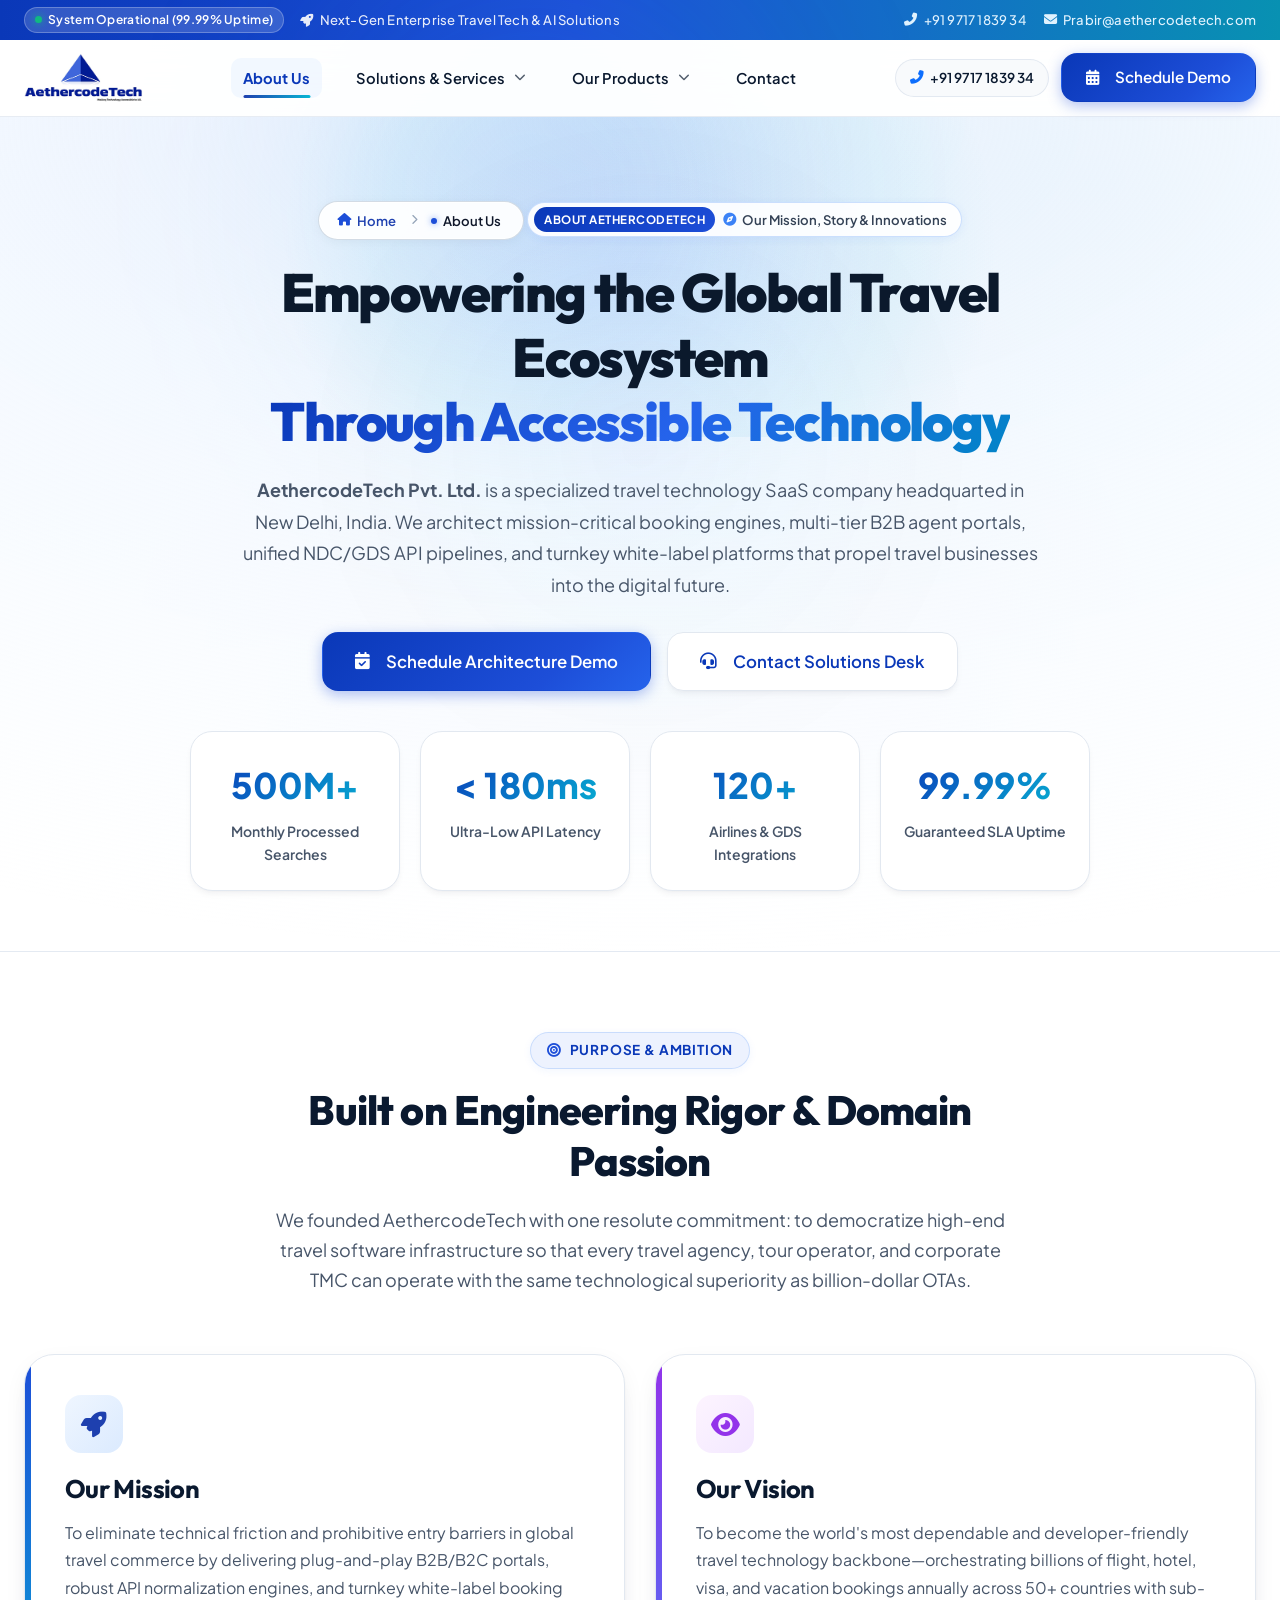
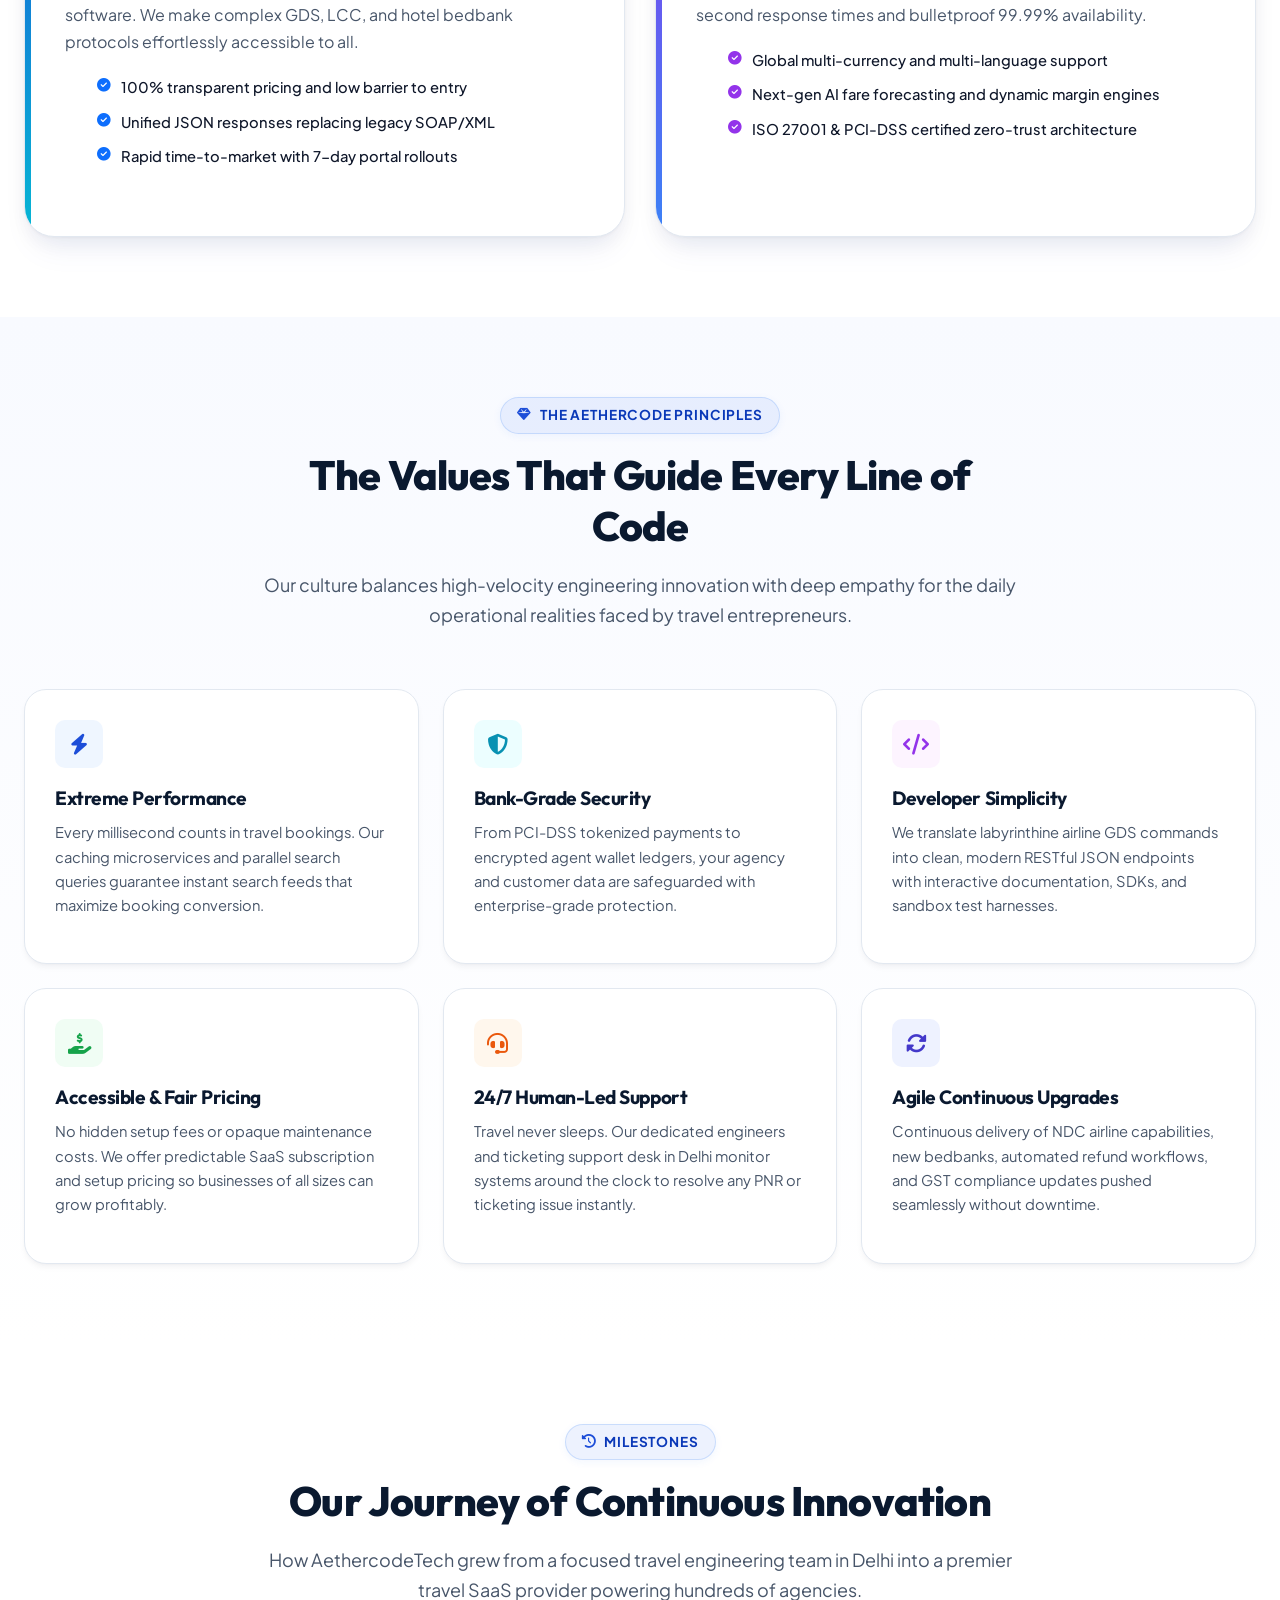
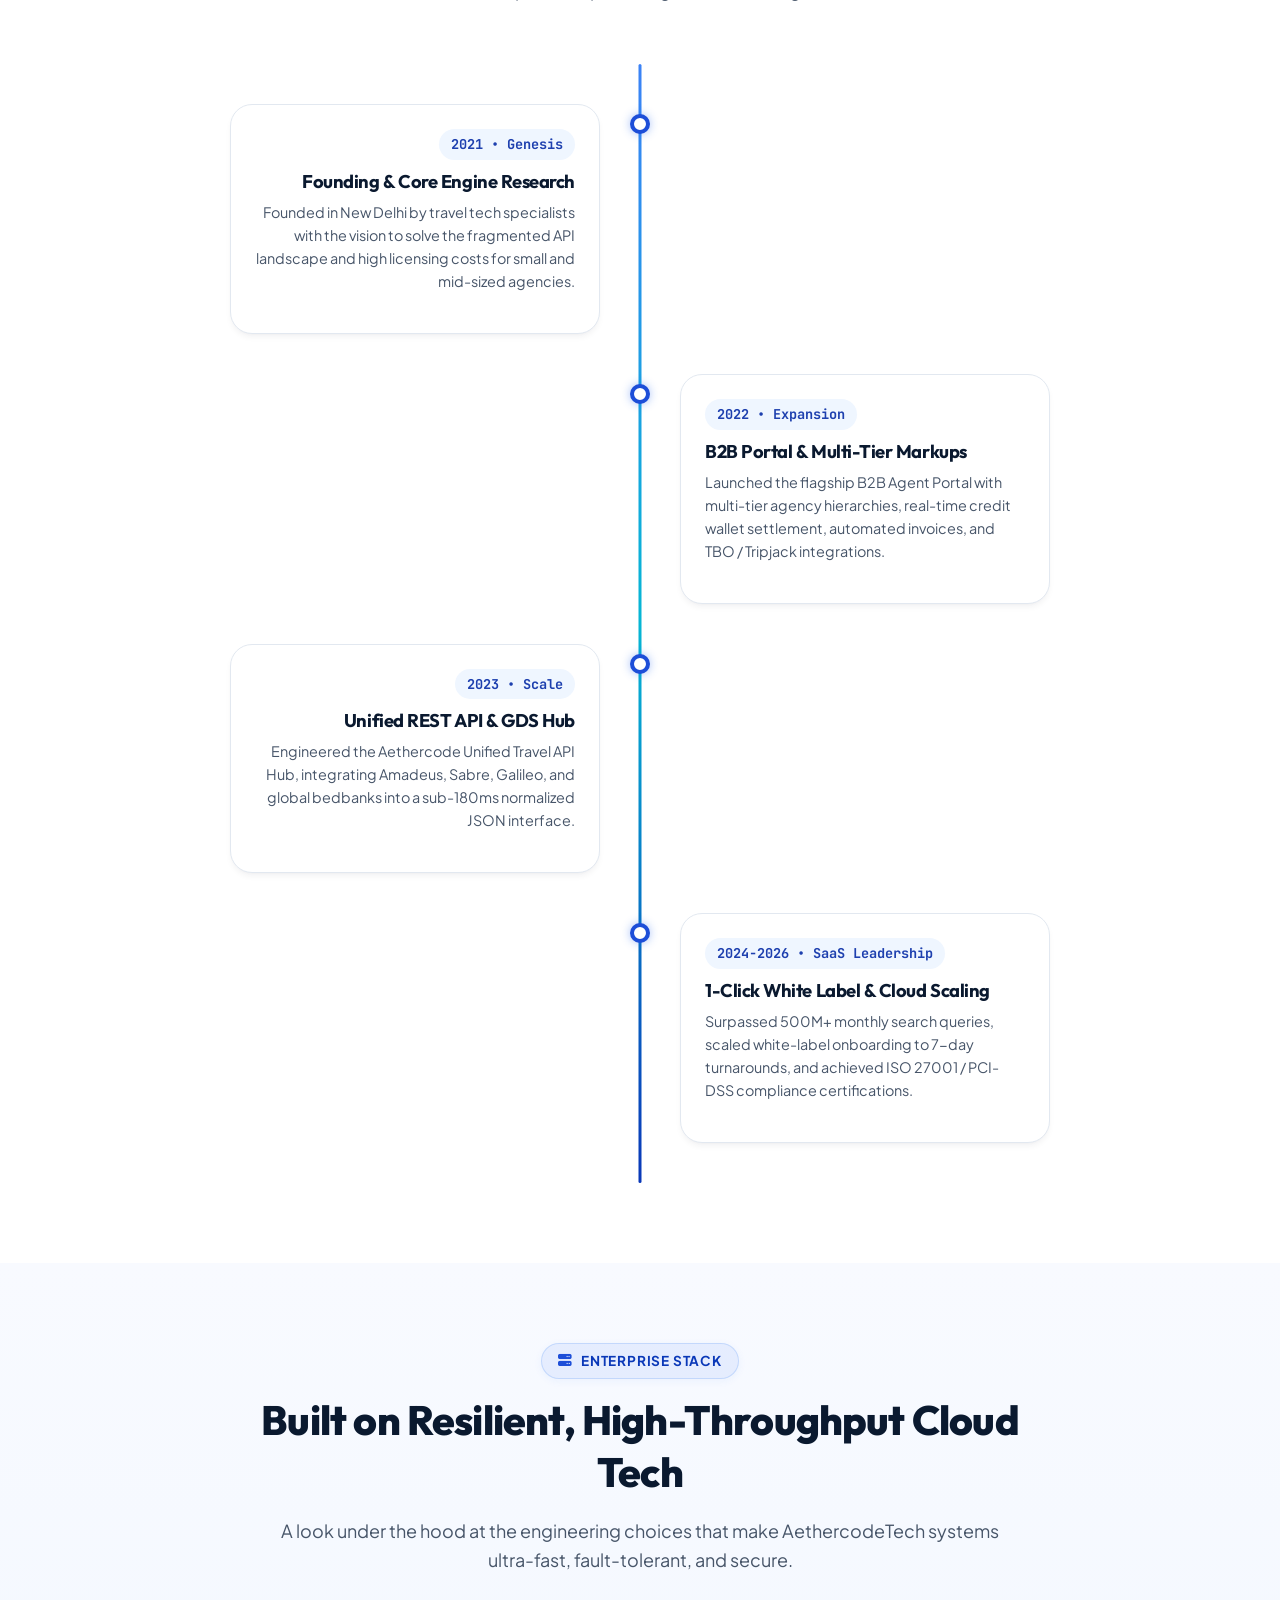
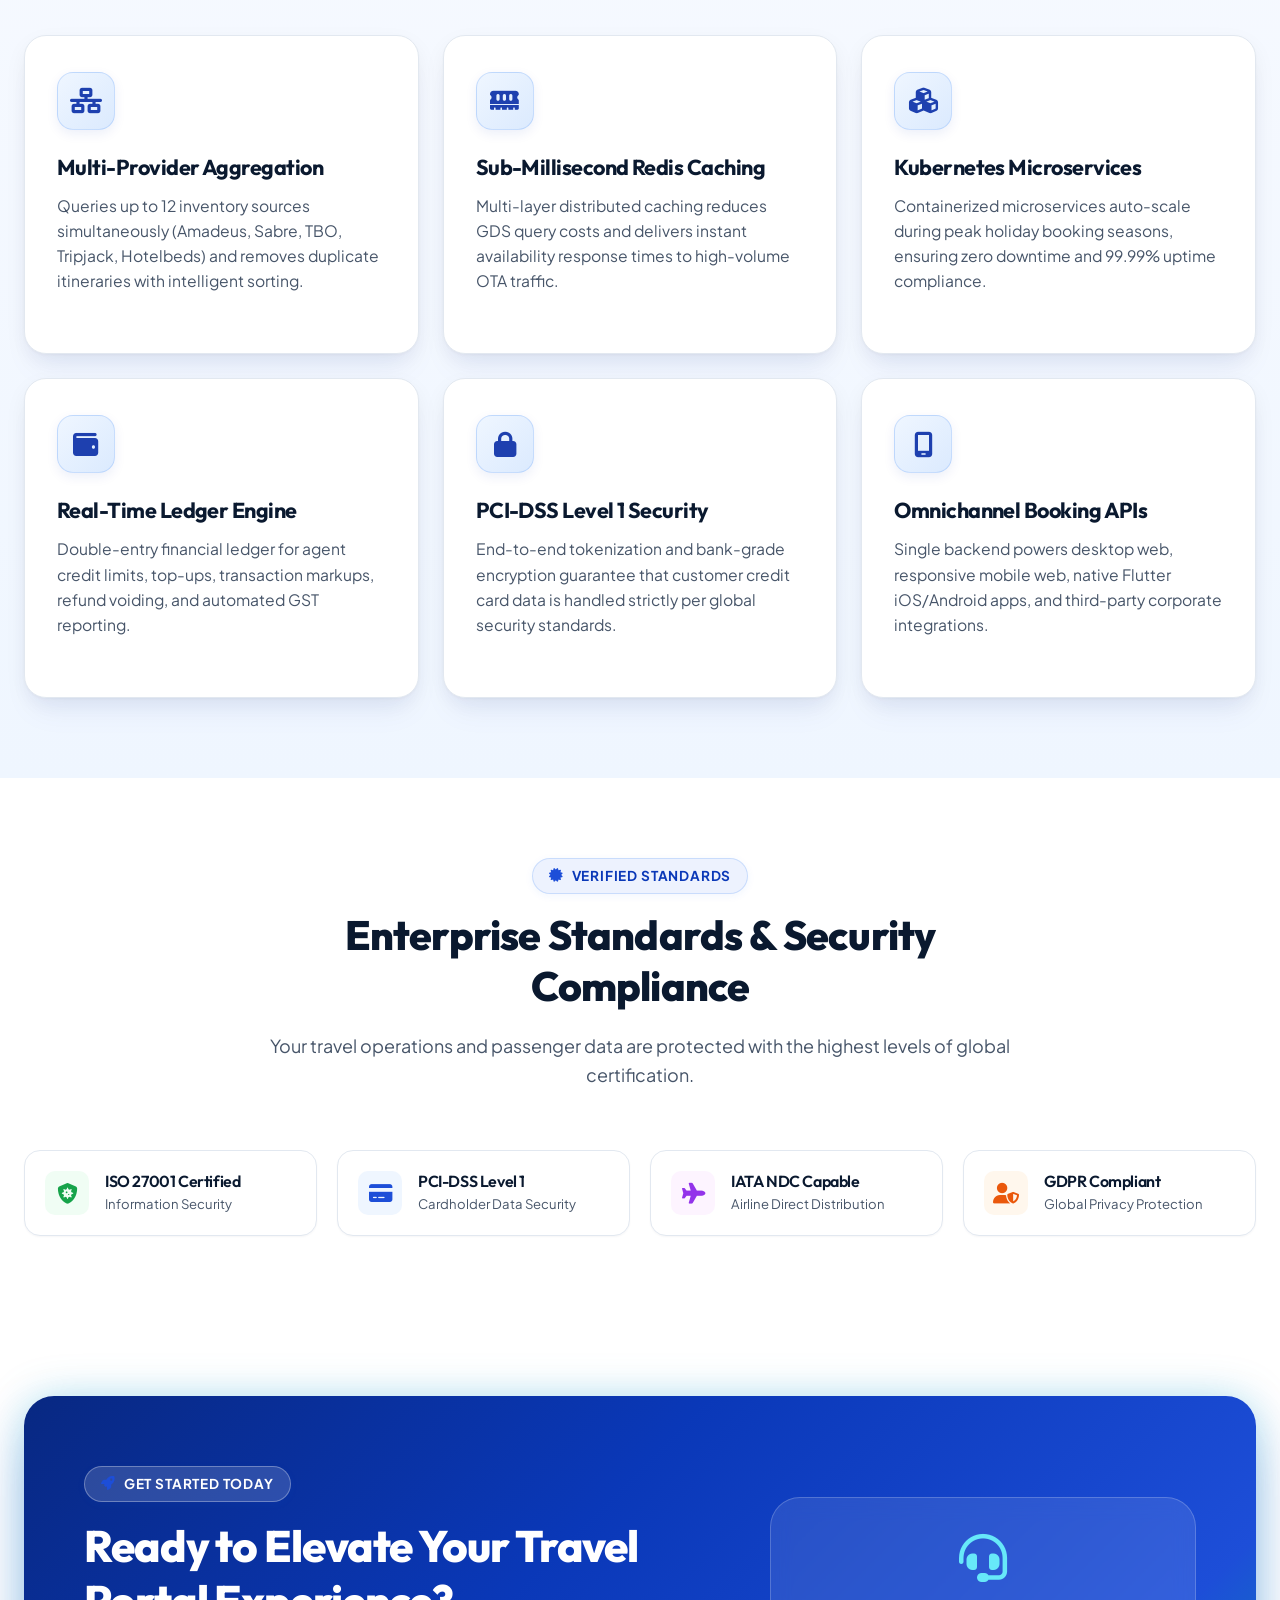
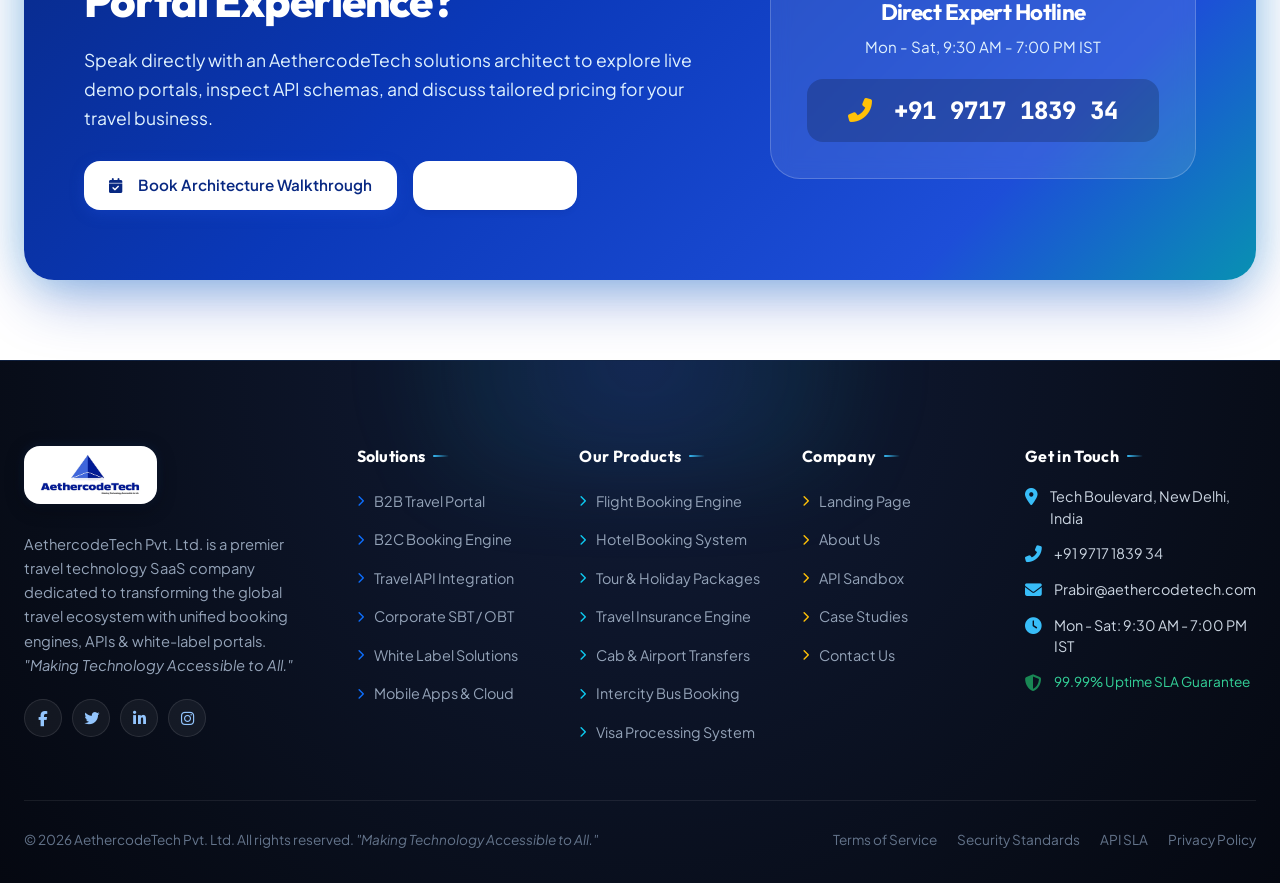
<file: about.html>
<!DOCTYPE html>
<html lang="en">

<head>
  <meta charset="UTF-8">
  <meta name="viewport" content="width=device-width, initial-scale=1.0">
  <title>About Us | AethercodeTech - Leading Travel Technology & SaaS Portal Solutions</title>

  <!-- SEO Meta Tags -->
  <meta name="description"
    content="Learn about AethercodeTech Pvt. Ltd., a pioneer in travel technology solutions, custom B2B/B2C portals, unified GDS/NDC APIs, and white-label booking engines. Making Technology Accessible to All.">
  <meta name="keywords"
    content="About AethercodeTech, Travel Technology Company Delhi, B2B Travel Portal Developers, Travel API Integration Company, Amadeus Sabre TBO Integration, Travel SaaS India">
  <meta name="robots" content="index, follow">

  <!-- Open Graph / Social Meta -->
  <meta property="og:type" content="website">
  <meta property="og:url" content="https://aethercodetech.com/about.html">
  <meta property="og:title" content="About AethercodeTech - Making Technology Accessible to All">
  <meta property="og:description"
    content="Next-Generation Travel Technology SaaS Platform, Custom Portals, and Unified Travel APIs.">
  <meta property="og:image" content="assets/images/logo.png">

  <!-- Favicon -->
  <link rel="icon" type="image/png" href="assets/images/logo.png">

  <!-- Google Fonts: Plus Jakarta Sans & JetBrains Mono -->
  <link rel="preconnect" href="https://fonts.googleapis.com">
  <link rel="preconnect" href="https://fonts.gstatic.com" crossorigin>
  <link
    href="https://fonts.googleapis.com/css2?family=Plus+Jakarta+Sans:ital,wght@0,300;0,400;0,500;0,600;0,700;0,800;1,400;1,600&family=JetBrains+Mono:wght@400;500;600&display=swap"
    rel="stylesheet">

  <!-- Bootstrap 5.3.3 CSS & Bootstrap Icons -->
  <link href="https://cdn.jsdelivr.net/npm/bootstrap@5.3.3/dist/css/bootstrap.min.css" rel="stylesheet"
    integrity="sha384-QWTKZyjpPEjISv5WaRU9OFeRpok6YctnYmDr5pNlyT2bRjXh0JMhjY6hW+ALEwIH" crossorigin="anonymous">
  <link rel="stylesheet" href="https://cdn.jsdelivr.net/npm/bootstrap-icons@1.11.3/font/bootstrap-icons.min.css">

  <!-- FontAwesome 6.5.2 Icons -->
  <link rel="stylesheet" href="https://cdnjs.cloudflare.com/ajax/libs/font-awesome/6.5.2/css/all.min.css"
    integrity="sha512-SnH5WK+bZxgPHs44uWIX+LLJAJ9/2PkPKZ5QiAj6Ta86w+fsb2TkcmfRyVX3pBnMFcV7oQPJkl9QevSCWr3W6A=="
    crossorigin="anonymous" referrerpolicy="no-referrer">

  <!-- Custom Theme & Component Stylesheets -->
  <link rel="stylesheet" href="assets/css/theme.css">
  <link rel="stylesheet" href="assets/css/components.css">
  <link rel="stylesheet" href="assets/css/animations.css">

  <!-- AOS (Animate On Scroll) CSS -->
  <link rel="stylesheet" href="https://cdn.jsdelivr.net/npm/aos@2.3.4/dist/aos.css">
</head>

<body>

  <!-- Ambient Light Particle & Glow Canvas -->
  <canvas id="ambient-canvas"></canvas>

  <!-- Ambient Blue Lighting Blobs -->
  <div class="bg-ambient-glow glow-blue-1"></div>
  <div class="bg-ambient-glow glow-blue-2"></div>
  <div class="bg-ambient-glow glow-blue-3"></div>

  <!-- Top Announcement Bar -->
  <div class="top-announcement-bar">
    <div class="container container-wide">
      <div class="announcement-inner">
        <div class="announcement-left">
          <span class="status-badge"><span class="status-dot"></span> System Operational (99.99% Uptime)</span>
          <span class="d-none d-md-inline" style="opacity: 0.9;"><i class="fas fa-rocket me-1"></i> Next-Gen Enterprise Travel Tech & AI Solutions</span>
        </div>
        <div class="announcement-right">
          <a href="tel:+919717183934" class="announcement-link"><i class="fas fa-phone-alt"></i> +91 9717 1839 34</a>
          <a href="mailto:Prabir@aethercodetech.com" class="announcement-link"><i class="fas fa-envelope"></i>
            Prabir@aethercodetech.com</a>
        </div>
      </div>
    </div>
  </div>

  <!-- Main Navigation Header -->
  <header class="site-header">
    <div class="container container-wide">
      <div class="navbar-container">
        <!-- Logo -->
        <a href="index.html" class="brand-logo-wrapper">
          <img src="assets/images/logo.png" alt="AethercodeTech Logo" class="brand-logo-img">
        </a>

        <!-- Desktop Navigation Links with SaaS Dropdowns -->
        <nav>
          <ul class="nav-links">
            <li class="nav-item"><a href="about.html" class="nav-link active">About Us</a></li>
            <!-- Dropdown 1: Solutions & Services -->
            <li class="nav-item dropdown">
              <a href="services.html" class="nav-link">
                Solutions & Services <i class="fas fa-chevron-down ms-1"></i>
              </a>
              <div class="dropdown-menu-custom dropdown-solutions">
                <div class="dropdown-grid-2">
                  <a href="services.html#tab-b2b" class="dropdown-item-card">
                    <div class="dropdown-item-icon"><i class="fas fa-users-cog"></i></div>
                    <div>
                      <div class="dropdown-item-title">B2B Agent Portal</div>
                      <div class="dropdown-item-desc">Multi-tier agency network, markups & credit wallet ledger.</div>
                    </div>
                  </a>
                  <a href="services.html#tab-b2c" class="dropdown-item-card">
                    <div class="dropdown-item-icon" style="background: #ecfeff; color: #0891b2;"><i
                        class="fas fa-globe"></i></div>
                    <div>
                      <div class="dropdown-item-title">B2C OTA Engine</div>
                      <div class="dropdown-item-desc">High-speed flight, hotel & package consumer booking engine.</div>
                    </div>
                  </a>
                  <a href="services.html#tab-api" class="dropdown-item-card">
                    <div class="dropdown-item-icon" style="background: #fdf4ff; color: #9333ea;"><i
                        class="fas fa-network-wired"></i></div>
                    <div>
                      <div class="dropdown-item-title">Travel API & NDC Hub</div>
                      <div class="dropdown-item-desc">Unified REST API for 120+ airlines, GDS & 1M+ hotels.</div>
                    </div>
                  </a>
                  <a href="services.html#tab-sbt" class="dropdown-item-card">
                    <div class="dropdown-item-icon" style="background: #f0fdf4; color: #16a34a;"><i
                        class="fas fa-building"></i></div>
                    <div>
                      <div class="dropdown-item-title">Corporate Travel (SBT)</div>
                      <div class="dropdown-item-desc">Policy compliance, manager approvals & GST invoicing.</div>
                    </div>
                  </a>
                  <a href="services.html#tab-whitelabel" class="dropdown-item-card">
                    <div class="dropdown-item-icon" style="background: #fff7ed; color: #ea580c;"><i
                        class="fas fa-palette"></i></div>
                    <div>
                      <div class="dropdown-item-title">White-Label Portals</div>
                      <div class="dropdown-item-desc">Launch turnkey branded travel agency portal in 7 days.</div>
                    </div>
                  </a>
                  <a href="services.html#tab-mobile" class="dropdown-item-card">
                    <div class="dropdown-item-icon" style="background: #eef2ff; color: #4338ca;"><i
                        class="fas fa-mobile-alt"></i></div>
                    <div>
                      <div class="dropdown-item-title">Mobile Apps & Cloud IT</div>
                      <div class="dropdown-item-desc">iOS & Android Flutter apps, microservices & ERP sync.</div>
                    </div>
                  </a>
                </div>
                <div class="dropdown-bottom-bar">
                  <span><i class="fas fa-bolt text-primary me-1"></i> Need custom architectural integration?</span>
                  <a href="services.html" class="trigger-demo-modal">Consult Our Solutions Architect <i
                      class="fas fa-arrow-right"></i></a>
                </div>
              </div>
            </li>

            <!-- Dropdown 2: Our Products -->
            <li class="nav-item dropdown">
              <a href="products.html" class="nav-link">
                Our Products <i class="fas fa-chevron-down ms-1"></i>
              </a>
              <div class="dropdown-menu-custom dropdown-products-mega">
                <div class="dropdown-products-container">
                  <div class="dropdown-products-main">

                    <!-- Category 1: Core Travel Engines -->
                    <div class="dropdown-col">
                      <div class="dropdown-col-heading">
                        <i class="fas fa-layer-group text-primary me-2"></i> Travel Booking Engines
                      </div>
                      <div class="dropdown-items-stack">
                        <a href="products.html#tab-flight" class="dropdown-item-card">
                          <div class="dropdown-item-icon icon-blue"><i class="fas fa-plane-departure"></i></div>
                          <div class="dropdown-item-content">
                            <div class="dropdown-item-title">Flight Booking Engine</div>
                            <div class="dropdown-item-desc">GDS, LCC & NDC aggregation with auto-ticketing.</div>
                          </div>
                        </a>
                        <a href="products.html#tab-hotel" class="dropdown-item-card">
                          <div class="dropdown-item-icon icon-cyan"><i class="fas fa-hotel"></i></div>
                          <div class="dropdown-item-content">
                            <div class="dropdown-item-title">Hotel Booking System</div>
                            <div class="dropdown-item-desc">1M+ global hotels with real-time rate parity.</div>
                          </div>
                        </a>
                        <a href="products.html#tab-tours" class="dropdown-item-card">
                          <div class="dropdown-item-icon icon-teal"><i class="fas fa-umbrella-beach"></i></div>
                          <div class="dropdown-item-content">
                            <div class="dropdown-item-title">Tour & Holiday Packages</div>
                            <div class="dropdown-item-desc">Dynamic holiday itineraries & quotation engine.</div>
                          </div>
                        </a>
                        <a href="products.html#tab-insurance" class="dropdown-item-card">
                          <div class="dropdown-item-icon icon-emerald"><i class="fas fa-shield-heart"></i></div>
                          <div class="dropdown-item-content">
                            <div class="dropdown-item-title">Travel Insurance Engine</div>
                            <div class="dropdown-item-desc">Overseas, domestic & instant policy issuance.</div>
                          </div>
                        </a>
                      </div>
                    </div>

                    <!-- Category 2: Mobility & Ancillaries -->
                    <div class="dropdown-col">
                      <div class="dropdown-col-heading">
                        <i class="fas fa-route text-primary me-2"></i> Mobility & Ancillary Services
                      </div>
                      <div class="dropdown-items-stack">
                        <a href="products.html#tab-cabs" class="dropdown-item-card">
                          <div class="dropdown-item-icon icon-amber"><i class="fas fa-taxi"></i></div>
                          <div class="dropdown-item-content">
                            <div class="dropdown-item-title">Cab & Airport Transfers</div>
                            <div class="dropdown-item-desc">Outstation, local & transfer dispatch integrations.</div>
                          </div>
                        </a>
                        <a href="products.html#tab-bus" class="dropdown-item-card">
                          <div class="dropdown-item-icon icon-rose"><i class="fas fa-bus"></i></div>
                          <div class="dropdown-item-content">
                            <div class="dropdown-item-title">Intercity Bus Booking</div>
                            <div class="dropdown-item-desc">Pan-India bus routes with seat deck selector.</div>
                          </div>
                        </a>
                        <a href="products.html#tab-visa" class="dropdown-item-card">
                          <div class="dropdown-item-icon icon-purple"><i class="fas fa-passport"></i></div>
                          <div class="dropdown-item-content">
                            <div class="dropdown-item-title">Visa Processing System</div>
                            <div class="dropdown-item-desc">eVisa applications, checklist & live tracking.</div>
                          </div>
                        </a>
                      </div>
                    </div>

                  </div>
                  <div class="dropdown-spotlight-card">
                    <div>
                      <div class="spotlight-badge"><i class="fas fa-layer-group text-primary"></i> Standalone & API Suites</div>
                      <div class="spotlight-img-wrap">
                        <div class="spotlight-card-icon"><i class="fas fa-cubes"></i></div>
                        <h4 class="spotlight-title">Unified Booking Engines</h4>
                      </div>
                      <p class="spotlight-desc">Modular booking engines for Flights, Hotels, Tours, Visas, Buses, Cabs & Insurance with live UI designs.</p>
                      <ul class="spotlight-list">
                        <li><i class="fas fa-check-circle text-success"></i> Standalone or API integrations</li>
                        <li><i class="fas fa-check-circle text-success"></i> Real-time multi-supplier inventory</li>
                        <li><i class="fas fa-check-circle text-success"></i> White-label ready interfaces</li>
                      </ul>
                    </div>
                    <a href="products.html" class="btn btn-primary btn-sm w-100 mt-2">
                      <i class="fas fa-layer-group me-1"></i> View All Products
                    </a>
                  </div>
                </div>
              </div>
            </li>
            <li class="nav-item"><a href="contact.html" class="nav-link">Contact</a></li>
          </ul>
        </nav>

        <!-- Navigation CTAs -->
        <div class="header-cta-group">
          <a href="tel:+919717183934" class="btn-header-phone d-none d-xl-inline-flex">
            <i class="fas fa-phone-alt text-primary"></i> +91 9717 1839 34
          </a>
          <a href="#" class="btn btn-primary sheen-effect trigger-demo-modal d-none d-sm-inline-flex">
            <i class="fas fa-calendar-alt me-2"></i> Schedule Demo
          </a>
          <button class="mobile-nav-toggle d-lg-none" aria-label="Toggle Navigation">
            <i class="fas fa-bars"></i>
          </button>
        </div>
      </div>
    </div>
  </header>

  <!-- Mobile Drawer Menu -->
  <div class="mobile-drawer" id="mobile-drawer-menu">
    <div class="mobile-drawer-content">
      <ul class="mobile-nav-list">
        <li><a href="index.html" class="mobile-nav-link"><i class="fas fa-home me-2"></i> Home</a></li>
        <li><a href="services.html" class="mobile-nav-link"><i class="fas fa-cubes me-2"></i> Solutions & Services</a></li>
        <li><a href="products.html" class="mobile-nav-link"><i class="fas fa-layer-group me-2"></i> Products Suite</a></li>
        <li><a href="about.html" class="mobile-nav-link active"><i class="fas fa-info-circle me-2"></i> About Us</a></li>
        <li><a href="contact.html" class="mobile-nav-link"><i class="fas fa-envelope me-2"></i> Contact Us</a></li>
      </ul>
      <div class="mobile-drawer-cta mt-4">
        <a href="tel:+919717183934" class="btn btn-outline-primary w-100 mb-2">
          <i class="fas fa-phone-alt me-2"></i> +91 9717 1839 34
        </a>
        <a href="#" class="btn btn-primary w-100 trigger-demo-modal">
          <i class="fas fa-calendar-alt me-2"></i> Schedule Demo
        </a>
      </div>
    </div>
  </div>

  <main>
    <!-- PAGE HERO SECTION -->
    <section class="page-hero-section tech-grid-pattern">
      <div class="container container-wide">
        <div class="page-hero-content" data-aos="fade-up" data-aos-duration="800">
          <nav aria-label="breadcrumb" class="page-breadcrumb">
            <a href="index.html"><i class="fas fa-home"></i> Home</a>
            <i class="fas fa-chevron-right breadcrumb-separator"></i>
            <span class="breadcrumb-current"><span class="breadcrumb-dot"></span> About Us</span>
          </nav>

          <div class="hero-pill-badge" style="display: inline-flex; margin-bottom: 16px;">
            <span class="badge-sparkle">About AethercodeTech</span>
            <span class="badge-text"><i class="fas fa-compass" style="color: #3b82f6;"></i> Our Mission, Story & Innovations</span>
          </div>

          <h1 class="page-hero-title">
            Empowering the Global Travel Ecosystem <br>
            <span class="text-gradient-blue">Through Accessible Technology</span>
          </h1>

          <p class="page-hero-subtitle">
            <strong>AethercodeTech Pvt. Ltd.</strong> is a specialized travel technology SaaS company headquarted in New Delhi, India. We architect mission-critical booking engines, multi-tier B2B agent portals, unified NDC/GDS API pipelines, and turnkey white-label platforms that propel travel businesses into the digital future.
          </p>

          <div class="hero-cta-group" style="justify-content: center;">
            <a href="#" class="btn btn-primary btn-lg btn-glow trigger-demo-modal">
              <i class="fas fa-calendar-check me-2"></i> Schedule Architecture Demo
            </a>
            <a href="contact.html" class="btn btn-secondary btn-lg">
              <i class="fas fa-headset me-2"></i> Contact Solutions Desk
            </a>
          </div>

          <!-- Quick Stats Strip -->
          <div class="page-stats-strip">
            <div class="page-stat-card" data-aos="fade-up" data-aos-delay="100">
              <div class="page-stat-number">500M+</div>
              <div class="page-stat-label">Monthly Processed Searches</div>
            </div>
            <div class="page-stat-card" data-aos="fade-up" data-aos-delay="200">
              <div class="page-stat-number">&lt; 180ms</div>
              <div class="page-stat-label">Ultra-Low API Latency</div>
            </div>
            <div class="page-stat-card" data-aos="fade-up" data-aos-delay="300">
              <div class="page-stat-number">120+</div>
              <div class="page-stat-label">Airlines & GDS Integrations</div>
            </div>
            <div class="page-stat-card" data-aos="fade-up" data-aos-delay="400">
              <div class="page-stat-number">99.99%</div>
              <div class="page-stat-label">Guaranteed SLA Uptime</div>
            </div>
          </div>

        </div>
      </div>
    </section>

    <!-- MISSION & VISION SECTION -->
    <section class="section-spacing" style="background: #ffffff;">
      <div class="container container-wide">
        <div class="section-header" data-aos="fade-up">
          <div class="section-tag"><i class="fas fa-bullseye"></i> Purpose & Ambition</div>
          <h2 class="section-title">Built on Engineering Rigor & Domain Passion</h2>
          <p class="section-description">
            We founded AethercodeTech with one resolute commitment: to democratize high-end travel software infrastructure so that every travel agency, tour operator, and corporate TMC can operate with the same technological superiority as billion-dollar OTAs.
          </p>
        </div>

        <div class="mission-vision-grid">
          <div class="mission-card" data-aos="fade-right" data-aos-delay="100">
            <div class="mission-icon-box">
              <i class="fas fa-rocket"></i>
            </div>
            <h3>Our Mission</h3>
            <p>
              To eliminate technical friction and prohibitive entry barriers in global travel commerce by delivering plug-and-play B2B/B2C portals, robust API normalization engines, and turnkey white-label booking software. We make complex GDS, LCC, and hotel bedbank protocols effortlessly accessible to all.
            </p>
            <ul class="feature-bullet-list" style="margin-top: 20px;">
              <li class="feature-bullet-item"><i class="fas fa-check-circle text-primary"></i> 100% transparent pricing and low barrier to entry</li>
              <li class="feature-bullet-item"><i class="fas fa-check-circle text-primary"></i> Unified JSON responses replacing legacy SOAP/XML</li>
              <li class="feature-bullet-item"><i class="fas fa-check-circle text-primary"></i> Rapid time-to-market with 7-day portal rollouts</li>
            </ul>
          </div>

          <div class="mission-card vision-card" data-aos="fade-left" data-aos-delay="200">
            <div class="mission-icon-box vision-icon-box">
              <i class="fas fa-eye"></i>
            </div>
            <h3>Our Vision</h3>
            <p>
              To become the world's most dependable and developer-friendly travel technology backbone—orchestrating billions of flight, hotel, visa, and vacation bookings annually across 50+ countries with sub-second response times and bulletproof 99.99% availability.
            </p>
            <ul class="feature-bullet-list" style="margin-top: 20px;">
              <li class="feature-bullet-item"><i class="fas fa-check-circle" style="color: #9333ea;"></i> Global multi-currency and multi-language support</li>
              <li class="feature-bullet-item"><i class="fas fa-check-circle" style="color: #9333ea;"></i> Next-gen AI fare forecasting and dynamic margin engines</li>
              <li class="feature-bullet-item"><i class="fas fa-check-circle" style="color: #9333ea;"></i> ISO 27001 & PCI-DSS certified zero-trust architecture</li>
            </ul>
          </div>
        </div>
      </div>
    </section>

    <!-- CORE VALUES SECTION -->
    <section class="section-spacing" style="background: linear-gradient(180deg, #f8faff 0%, #ffffff 100%);">
      <div class="container container-wide">
        <div class="section-header" data-aos="fade-up">
          <div class="section-tag"><i class="fas fa-gem"></i> The Aethercode Principles</div>
          <h2 class="section-title">The Values That Guide Every Line of Code</h2>
          <p class="section-description">
            Our culture balances high-velocity engineering innovation with deep empathy for the daily operational realities faced by travel entrepreneurs.
          </p>
        </div>

        <div class="values-grid">
          <div class="value-card" data-aos="fade-up" data-aos-delay="100">
            <div class="value-icon" style="background: #eff6ff; color: #1d4ed8;">
              <i class="fas fa-bolt"></i>
            </div>
            <h3 class="value-title">Extreme Performance</h3>
            <p class="value-desc">
              Every millisecond counts in travel bookings. Our caching microservices and parallel search queries guarantee instant search feeds that maximize booking conversion.
            </p>
          </div>

          <div class="value-card" data-aos="fade-up" data-aos-delay="150">
            <div class="value-icon" style="background: #ecfeff; color: #0891b2;">
              <i class="fas fa-shield-alt"></i>
            </div>
            <h3 class="value-title">Bank-Grade Security</h3>
            <p class="value-desc">
              From PCI-DSS tokenized payments to encrypted agent wallet ledgers, your agency and customer data are safeguarded with enterprise-grade protection.
            </p>
          </div>

          <div class="value-card" data-aos="fade-up" data-aos-delay="200">
            <div class="value-icon" style="background: #fdf4ff; color: #9333ea;">
              <i class="fas fa-code"></i>
            </div>
            <h3 class="value-title">Developer Simplicity</h3>
            <p class="value-desc">
              We translate labyrinthine airline GDS commands into clean, modern RESTful JSON endpoints with interactive documentation, SDKs, and sandbox test harnesses.
            </p>
          </div>

          <div class="value-card" data-aos="fade-up" data-aos-delay="250">
            <div class="value-icon" style="background: #f0fdf4; color: #16a34a;">
              <i class="fas fa-hand-holding-usd"></i>
            </div>
            <h3 class="value-title">Accessible & Fair Pricing</h3>
            <p class="value-desc">
              No hidden setup fees or opaque maintenance costs. We offer predictable SaaS subscription and setup pricing so businesses of all sizes can grow profitably.
            </p>
          </div>

          <div class="value-card" data-aos="fade-up" data-aos-delay="300">
            <div class="value-icon" style="background: #fff7ed; color: #ea580c;">
              <i class="fas fa-headset"></i>
            </div>
            <h3 class="value-title">24/7 Human-Led Support</h3>
            <p class="value-desc">
              Travel never sleeps. Our dedicated engineers and ticketing support desk in Delhi monitor systems around the clock to resolve any PNR or ticketing issue instantly.
            </p>
          </div>

          <div class="value-card" data-aos="fade-up" data-aos-delay="350">
            <div class="value-icon" style="background: #eef2ff; color: #4338ca;">
              <i class="fas fa-sync-alt"></i>
            </div>
            <h3 class="value-title">Agile Continuous Upgrades</h3>
            <p class="value-desc">
              Continuous delivery of NDC airline capabilities, new bedbanks, automated refund workflows, and GST compliance updates pushed seamlessly without downtime.
            </p>
          </div>
        </div>
      </div>
    </section>

    <!-- OUR JOURNEY & EVOLUTION TIMELINE -->
    <section class="section-spacing" style="background: #ffffff;">
      <div class="container">
        <div class="section-header" data-aos="fade-up">
          <div class="section-tag"><i class="fas fa-history"></i> Milestones</div>
          <h2 class="section-title">Our Journey of Continuous Innovation</h2>
          <p class="section-description">
            How AethercodeTech grew from a focused travel engineering team in Delhi into a premier travel SaaS provider powering hundreds of agencies.
          </p>
        </div>

        <div class="timeline-wrapper">
          <!-- Item 1 -->
          <div class="timeline-item left" data-aos="fade-right">
            <div class="timeline-dot"></div>
            <div class="timeline-card">
              <span class="timeline-year">2021 • Genesis</span>
              <h4 class="timeline-title">Founding & Core Engine Research</h4>
              <p class="timeline-desc">
                Founded in New Delhi by travel tech specialists with the vision to solve the fragmented API landscape and high licensing costs for small and mid-sized agencies.
              </p>
            </div>
          </div>

          <!-- Item 2 -->
          <div class="timeline-item right" data-aos="fade-left">
            <div class="timeline-dot"></div>
            <div class="timeline-card">
              <span class="timeline-year">2022 • Expansion</span>
              <h4 class="timeline-title">B2B Portal & Multi-Tier Markups</h4>
              <p class="timeline-desc">
                Launched the flagship B2B Agent Portal with multi-tier agency hierarchies, real-time credit wallet settlement, automated invoices, and TBO / Tripjack integrations.
              </p>
            </div>
          </div>

          <!-- Item 3 -->
          <div class="timeline-item left" data-aos="fade-right">
            <div class="timeline-dot"></div>
            <div class="timeline-card">
              <span class="timeline-year">2023 • Scale</span>
              <h4 class="timeline-title">Unified REST API & GDS Hub</h4>
              <p class="timeline-desc">
                Engineered the Aethercode Unified Travel API Hub, integrating Amadeus, Sabre, Galileo, and global bedbanks into a sub-180ms normalized JSON interface.
              </p>
            </div>
          </div>

          <!-- Item 4 -->
          <div class="timeline-item right" data-aos="fade-left">
            <div class="timeline-dot"></div>
            <div class="timeline-card">
              <span class="timeline-year">2024-2026 • SaaS Leadership</span>
              <h4 class="timeline-title">1-Click White Label & Cloud Scaling</h4>
              <p class="timeline-desc">
                Surpassed 500M+ monthly search queries, scaled white-label onboarding to 7-day turnarounds, and achieved ISO 27001 / PCI-DSS compliance certifications.
              </p>
            </div>
          </div>
        </div>
      </div>
    </section>

    <!-- ARCHITECTURE & DEEP CAPABILITIES SECTION -->
    <section class="section-spacing" style="background: linear-gradient(180deg, #f8faff 0%, #eff6ff 100%);">
      <div class="container container-wide">
        <div class="section-header" data-aos="fade-up">
          <div class="section-tag"><i class="fas fa-server"></i> Enterprise Stack</div>
          <h2 class="section-title">Built on Resilient, High-Throughput Cloud Tech</h2>
          <p class="section-description">
            A look under the hood at the engineering choices that make AethercodeTech systems ultra-fast, fault-tolerant, and secure.
          </p>
        </div>

        <div class="row g-4">
          <div class="col-lg-4 col-md-6" data-aos="fade-up" data-aos-delay="100">
            <div class="saas-feature-card h-100">
              <div class="card-top-icon icon-blue"><i class="fas fa-network-wired"></i></div>
              <h3 class="card-heading">Multi-Provider Aggregation</h3>
              <p class="card-desc">
                Queries up to 12 inventory sources simultaneously (Amadeus, Sabre, TBO, Tripjack, Hotelbeds) and removes duplicate itineraries with intelligent sorting.
              </p>
            </div>
          </div>

          <div class="col-lg-4 col-md-6" data-aos="fade-up" data-aos-delay="150">
            <div class="saas-feature-card h-100">
              <div class="card-top-icon icon-cyan"><i class="fas fa-memory"></i></div>
              <h3 class="card-heading">Sub-Millisecond Redis Caching</h3>
              <p class="card-desc">
                Multi-layer distributed caching reduces GDS query costs and delivers instant availability response times to high-volume OTA traffic.
              </p>
            </div>
          </div>

          <div class="col-lg-4 col-md-6" data-aos="fade-up" data-aos-delay="200">
            <div class="saas-feature-card h-100">
              <div class="card-top-icon icon-purple"><i class="fas fa-cubes"></i></div>
              <h3 class="card-heading">Kubernetes Microservices</h3>
              <p class="card-desc">
                Containerized microservices auto-scale during peak holiday booking seasons, ensuring zero downtime and 99.99% uptime compliance.
              </p>
            </div>
          </div>

          <div class="col-lg-4 col-md-6" data-aos="fade-up" data-aos-delay="250">
            <div class="saas-feature-card h-100">
              <div class="card-top-icon icon-emerald"><i class="fas fa-wallet"></i></div>
              <h3 class="card-heading">Real-Time Ledger Engine</h3>
              <p class="card-desc">
                Double-entry financial ledger for agent credit limits, top-ups, transaction markups, refund voiding, and automated GST reporting.
              </p>
            </div>
          </div>

          <div class="col-lg-4 col-md-6" data-aos="fade-up" data-aos-delay="300">
            <div class="saas-feature-card h-100">
              <div class="card-top-icon icon-amber"><i class="fas fa-lock"></i></div>
              <h3 class="card-heading">PCI-DSS Level 1 Security</h3>
              <p class="card-desc">
                End-to-end tokenization and bank-grade encryption guarantee that customer credit card data is handled strictly per global security standards.
              </p>
            </div>
          </div>

          <div class="col-lg-4 col-md-6" data-aos="fade-up" data-aos-delay="350">
            <div class="saas-feature-card h-100">
              <div class="card-top-icon icon-indigo"><i class="fas fa-mobile-screen"></i></div>
              <h3 class="card-heading">Omnichannel Booking APIs</h3>
              <p class="card-desc">
                Single backend powers desktop web, responsive mobile web, native Flutter iOS/Android apps, and third-party corporate integrations.
              </p>
            </div>
          </div>
        </div>

      </div>
    </section>

    <!-- COMPLIANCE & ACCREDITATIONS -->
    <section class="section-spacing" style="background: #ffffff;">
      <div class="container container-wide">
        <div class="section-header" data-aos="fade-up">
          <div class="section-tag"><i class="fas fa-certificate"></i> Verified Standards</div>
          <h2 class="section-title">Enterprise Standards & Security Compliance</h2>
          <p class="section-description">
            Your travel operations and passenger data are protected with the highest levels of global certification.
          </p>
        </div>

        <div class="compliance-grid">
          <div class="compliance-badge-card" data-aos="zoom-in" data-aos-delay="100">
            <div class="compliance-badge-icon"><i class="fas fa-shield-virus"></i></div>
            <div>
              <h4 style="font-size: 1rem; margin-bottom: 2px;">ISO 27001 Certified</h4>
              <p style="font-size: 0.82rem; color: var(--text-muted); margin: 0;">Information Security</p>
            </div>
          </div>

          <div class="compliance-badge-card" data-aos="zoom-in" data-aos-delay="200">
            <div class="compliance-badge-icon" style="background: #eff6ff; color: #1d4ed8;"><i class="fas fa-credit-card"></i></div>
            <div>
              <h4 style="font-size: 1rem; margin-bottom: 2px;">PCI-DSS Level 1</h4>
              <p style="font-size: 0.82rem; color: var(--text-muted); margin: 0;">Cardholder Data Security</p>
            </div>
          </div>

          <div class="compliance-badge-card" data-aos="zoom-in" data-aos-delay="300">
            <div class="compliance-badge-icon" style="background: #fdf4ff; color: #9333ea;"><i class="fas fa-plane"></i></div>
            <div>
              <h4 style="font-size: 1rem; margin-bottom: 2px;">IATA NDC Capable</h4>
              <p style="font-size: 0.82rem; color: var(--text-muted); margin: 0;">Airline Direct Distribution</p>
            </div>
          </div>

          <div class="compliance-badge-card" data-aos="zoom-in" data-aos-delay="400">
            <div class="compliance-badge-icon" style="background: #fff7ed; color: #ea580c;"><i class="fas fa-user-shield"></i></div>
            <div>
              <h4 style="font-size: 1rem; margin-bottom: 2px;">GDPR Compliant</h4>
              <p style="font-size: 0.82rem; color: var(--text-muted); margin: 0;">Global Privacy Protection</p>
            </div>
          </div>
        </div>
      </div>
    </section>

    <!-- CALL TO ACTION BANNER -->
    <section class="section-spacing" style="background: #ffffff;">
      <div class="container container-wide">
        <div class="cta-banner-section" data-aos="zoom-in">
          <div class="cta-banner-grid" style="align-items: center;">
            <div data-aos="fade-right" data-aos-delay="100">
              <div class="section-tag"
                style="background: rgba(255,255,255,0.15); color: #fff; border-color: rgba(255,255,255,0.3);">
                <i class="fas fa-rocket"></i> Get Started Today
              </div>
              <h2 class="cta-banner-title">Ready to Elevate Your Travel Portal Experience?</h2>
              <p class="cta-banner-p">
                Speak directly with an AethercodeTech solutions architect to explore live demo portals, inspect API schemas, and discuss tailored pricing for your travel business.
              </p>
              <div style="display: flex; gap: 16px; margin-top: 24px; flex-wrap: wrap;">
                <a href="#" class="btn btn-primary btn-glow trigger-demo-modal" style="background: #ffffff; color: var(--primary-900);">
                  <i class="fas fa-calendar-check me-2"></i> Book Architecture Walkthrough
                </a>
                <a href="contact.html" class="btn btn-secondary" style="border-color: rgba(255,255,255,0.4); color: #ffffff;">
                  <i class="fas fa-phone-alt me-2"></i> Contact Us
                </a>
              </div>
            </div>

            <div style="text-align: center;" data-aos="fade-left" data-aos-delay="200">
              <div style="background: rgba(255, 255, 255, 0.1); border: 1px solid rgba(255, 255, 255, 0.2); border-radius: var(--radius-xl); padding: 36px; backdrop-filter: blur(10px);">
                <i class="fas fa-headset" style="font-size: 3rem; color: #67e8f9; margin-bottom: 16px;"></i>
                <h3 style="color: #ffffff; font-size: 1.4rem; margin-bottom: 8px;">Direct Expert Hotline</h3>
                <p style="color: #e0f2fe; font-size: 0.95rem; margin-bottom: 20px;">Mon - Sat, 9:30 AM - 7:00 PM IST</p>
                <a href="tel:+919717183934" style="color: #ffffff; font-size: 1.5rem; font-weight: 800; font-family: var(--font-mono); text-decoration: none; display: block; background: rgba(0,0,0,0.2); padding: 12px 20px; border-radius: var(--radius-md);">
                  <i class="fas fa-phone-alt me-2 text-warning"></i> +91 9717 1839 34
                </a>
              </div>
            </div>
          </div>
        </div>
      </div>
    </section>
  </main>

  <!-- POPUP MODAL DIALOG: QUERY FOR DEMO -->
  <div class="modal-overlay" id="demo-modal">
    <div class="modal-dialog-box">
      <button class="modal-close-btn" id="close-modal-btn">&times;</button>

      <div id="modal-form-wrap">
        <div style="text-align: center; margin-bottom: 20px;">
          <div class="section-tag"><i class="fas fa-desktop"></i> Priority Demo</div>
          <h3 style="font-size: 1.5rem; margin-top: 6px;">Schedule AethercodeTech Demo</h3>
          <p style="font-size: 0.9rem; color: var(--text-muted);">Get a personalized live preview of our travel engine with real-time GDS flights & hotels.</p>
        </div>

        <form id="demo-request-form">
          <div class="form-group">
            <label class="form-label">Your Name *</label>
            <input type="text" class="form-control" placeholder="Alex Morgan" required>
          </div>
          <div class="form-group">
            <label class="form-label">Company / Agency Name *</label>
            <input type="text" class="form-control" placeholder="Apex Travel Network" required>
          </div>
          <div style="display: grid; grid-template-columns: 1fr 1fr; gap: 14px;">
            <div class="form-group">
              <label class="form-label">Email *</label>
              <input type="email" class="form-control" placeholder="alex@agency.com" required>
            </div>
            <div class="form-group">
              <label class="form-label">Phone Number *</label>
              <input type="tel" class="form-control" placeholder="+91 9717 1839 34" required>
            </div>
          </div>
          <div class="form-group">
            <label class="form-label">Preferred Date & Time for Demo</label>
            <input type="datetime-local" class="form-control">
          </div>
          <button type="submit" class="btn btn-primary btn-glow" style="width: 100%; margin-top: 8px;">
            <i class="fas fa-calendar-check"></i> Confirm Demo Booking
          </button>
        </form>

        <div id="modal-success-msg" style="display: none; text-align: center; padding: 20px 0;">
          <div
            style="width: 60px; height: 60px; border-radius: 50%; background: #dcfce7; color: #16a34a; font-size: 1.8rem; display: flex; align-items: center; justify-content: center; margin: 0 auto 16px auto;">
            <i class="fas fa-check"></i>
          </div>
          <h3 style="color: var(--text-heading); margin-bottom: 8px;">Demo Request Received!</h3>
          <p style="color: var(--text-muted); font-size: 0.95rem;">
            Our Lead Solutions Architect has been notified. We have emailed you the calendar invite and sandbox login credentials.
          </p>
        </div>
      </div>
    </div>
  </div>

  <!-- FOOTER (DARK VERSION) -->
  <footer class="site-footer">
    <div class="footer-ambient-glow"></div>
    <div class="container container-wide">
      <div class="footer-grid">

        <!-- Col 1: Brand Info -->
        <div>
          <div class="footer-logo-box">
            <img src="assets/images/logo.png" alt="AethercodeTech Logo" class="footer-brand-logo">
          </div>
          <p class="footer-about">
            AethercodeTech Pvt. Ltd. is a premier travel technology SaaS company dedicated to transforming the global travel ecosystem with unified booking engines, APIs & white-label portals. <em>"Making Technology Accessible to All."</em>
          </p>
          <div class="footer-social-links">
            <a href="#" class="social-btn" aria-label="Facebook"><i class="fab fa-facebook-f"></i></a>
            <a href="#" class="social-btn" aria-label="Twitter"><i class="fab fa-twitter"></i></a>
            <a href="#" class="social-btn" aria-label="LinkedIn"><i class="fab fa-linkedin-in"></i></a>
            <a href="#" class="social-btn" aria-label="Instagram"><i class="fab fa-instagram"></i></a>
          </div>
        </div>

        <!-- Col 2: Solutions -->
        <div>
          <h4 class="footer-heading">Solutions</h4>
          <ul class="footer-link-list">
            <li class="footer-link-item"><a href="services.html#tab-b2b"><i class="fas fa-chevron-right text-primary me-1" style="font-size: 0.7rem;"></i> B2B Travel Portal</a></li>
            <li class="footer-link-item"><a href="services.html#tab-b2c"><i class="fas fa-chevron-right text-primary me-1" style="font-size: 0.7rem;"></i> B2C Booking Engine</a></li>
            <li class="footer-link-item"><a href="services.html#tab-api"><i class="fas fa-chevron-right text-primary me-1" style="font-size: 0.7rem;"></i> Travel API Integration</a></li>
            <li class="footer-link-item"><a href="services.html#tab-sbt"><i class="fas fa-chevron-right text-primary me-1" style="font-size: 0.7rem;"></i> Corporate SBT / OBT</a></li>
            <li class="footer-link-item"><a href="services.html#tab-whitelabel"><i class="fas fa-chevron-right text-primary me-1" style="font-size: 0.7rem;"></i> White Label Solutions</a></li>
            <li class="footer-link-item"><a href="services.html#tab-mobile"><i class="fas fa-chevron-right text-primary me-1" style="font-size: 0.7rem;"></i> Mobile Apps & Cloud</a></li>
          </ul>
        </div>

        <!-- Col 3: Our Products -->
        <div>
          <h4 class="footer-heading">Our Products</h4>
          <ul class="footer-link-list">
            <li class="footer-link-item"><a href="products.html#tab-flight"><i class="fas fa-chevron-right text-info me-1" style="font-size: 0.7rem;"></i> Flight Booking Engine</a></li>
            <li class="footer-link-item"><a href="products.html#tab-hotel"><i class="fas fa-chevron-right text-info me-1" style="font-size: 0.7rem;"></i> Hotel Booking System</a></li>
            <li class="footer-link-item"><a href="products.html#tab-tours"><i class="fas fa-chevron-right text-info me-1" style="font-size: 0.7rem;"></i> Tour & Holiday Packages</a></li>
            <li class="footer-link-item"><a href="products.html#tab-insurance"><i class="fas fa-chevron-right text-info me-1" style="font-size: 0.7rem;"></i> Travel Insurance Engine</a></li>
            <li class="footer-link-item"><a href="products.html#tab-cabs"><i class="fas fa-chevron-right text-info me-1" style="font-size: 0.7rem;"></i> Cab & Airport Transfers</a></li>
            <li class="footer-link-item"><a href="products.html#tab-bus"><i class="fas fa-chevron-right text-info me-1" style="font-size: 0.7rem;"></i> Intercity Bus Booking</a></li>
            <li class="footer-link-item"><a href="products.html#tab-visa"><i class="fas fa-chevron-right text-info me-1" style="font-size: 0.7rem;"></i> Visa Processing System</a></li>
          </ul>
        </div>

        <!-- Col 4: Quick Links -->
        <div>
          <h4 class="footer-heading">Company</h4>
          <ul class="footer-link-list">
            <li class="footer-link-item"><a href="landing.html"><i class="fas fa-chevron-right text-warning me-1" style="font-size: 0.7rem;"></i> Landing Page</a></li>
            <li class="footer-link-item"><a href="about.html"><i class="fas fa-chevron-right text-warning me-1" style="font-size: 0.7rem;"></i> About Us</a></li>
            <li class="footer-link-item"><a href="index.html#api-sandbox"><i class="fas fa-chevron-right text-warning me-1" style="font-size: 0.7rem;"></i> API Sandbox</a></li>
            <li class="footer-link-item"><a href="index.html#testimonials"><i class="fas fa-chevron-right text-warning me-1" style="font-size: 0.7rem;"></i> Case Studies</a></li>
            <li class="footer-link-item"><a href="contact.html"><i class="fas fa-chevron-right text-warning me-1" style="font-size: 0.7rem;"></i> Contact Us</a></li>
          </ul>
        </div>

        <!-- Col 5: Contact Info -->
        <div>
          <h4 class="footer-heading">Get in Touch</h4>
          <div class="footer-contact-item">
            <i class="fas fa-map-marker-alt"></i>
            <span>Tech Boulevard, New Delhi, India</span>
          </div>
          <div class="footer-contact-item">
            <i class="fas fa-phone-alt"></i>
            <span><a href="tel:+919717183934" style="color: inherit; text-decoration: none;">+91 9717 1839 34</a></span>
          </div>
          <div class="footer-contact-item">
            <i class="fas fa-envelope"></i>
            <span><a href="mailto:Prabir@aethercodetech.com" style="color: inherit; text-decoration: none;">Prabir@aethercodetech.com</a></span>
          </div>
          <div class="footer-contact-item">
            <i class="fas fa-clock"></i>
            <span>Mon - Sat: 9:30 AM - 7:00 PM IST</span>
          </div>
          <div class="footer-contact-item">
            <i class="fas fa-shield-alt text-success"></i>
            <span style="color: #34d399; font-size: 0.85rem;">99.99% Uptime SLA Guarantee</span>
          </div>
        </div>

      </div>

      <!-- Footer Bottom -->
      <div class="footer-bottom">
        <div>
          &copy; 2026 AethercodeTech Pvt. Ltd. All rights reserved. <em>"Making Technology Accessible to All."</em>
        </div>
        <div class="footer-bottom-legal-links">
          <a href="#">Terms of Service</a>
          <a href="about.html">Security Standards</a>
          <a href="contact.html">API SLA</a>
          <a href="#">Privacy Policy</a>
        </div>
      </div>
    </div>
  </footer>

  <!-- Bootstrap 5.3.3 JS Bundle & AOS & Custom Scripts -->
  <script src="https://cdn.jsdelivr.net/npm/bootstrap@5.3.3/dist/js/bootstrap.bundle.min.js"
    integrity="sha384-YvpcrYf0tY3lHB60NNkmXc5s9fDVZLESaAA55NDzOxhy9GkcIdslK1eN7N6jIeHz"
    crossorigin="anonymous"></script>
  <!-- AOS (Animate On Scroll) JS -->
  <script src="https://cdn.jsdelivr.net/npm/aos@2.3.4/dist/aos.js"></script>
  <script src="assets/js/main.js"></script>
</body>

</html>
</file>
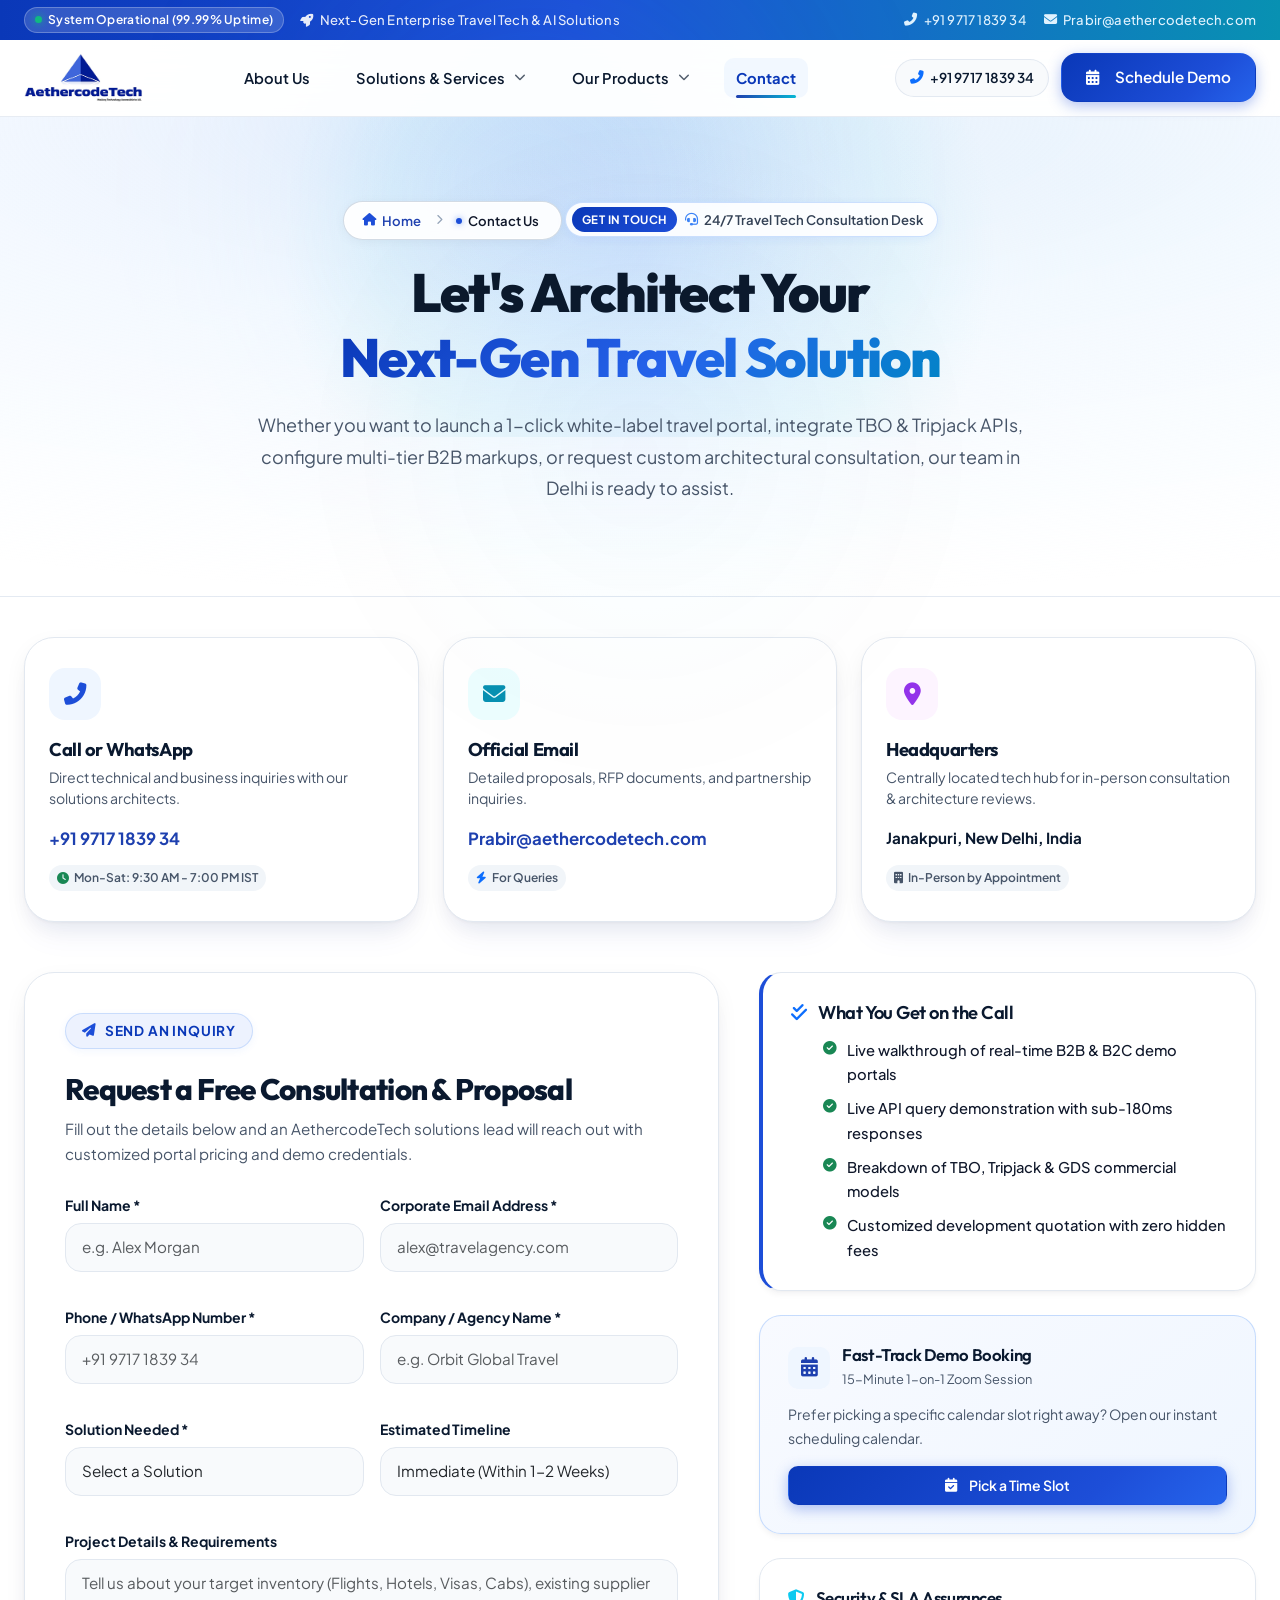
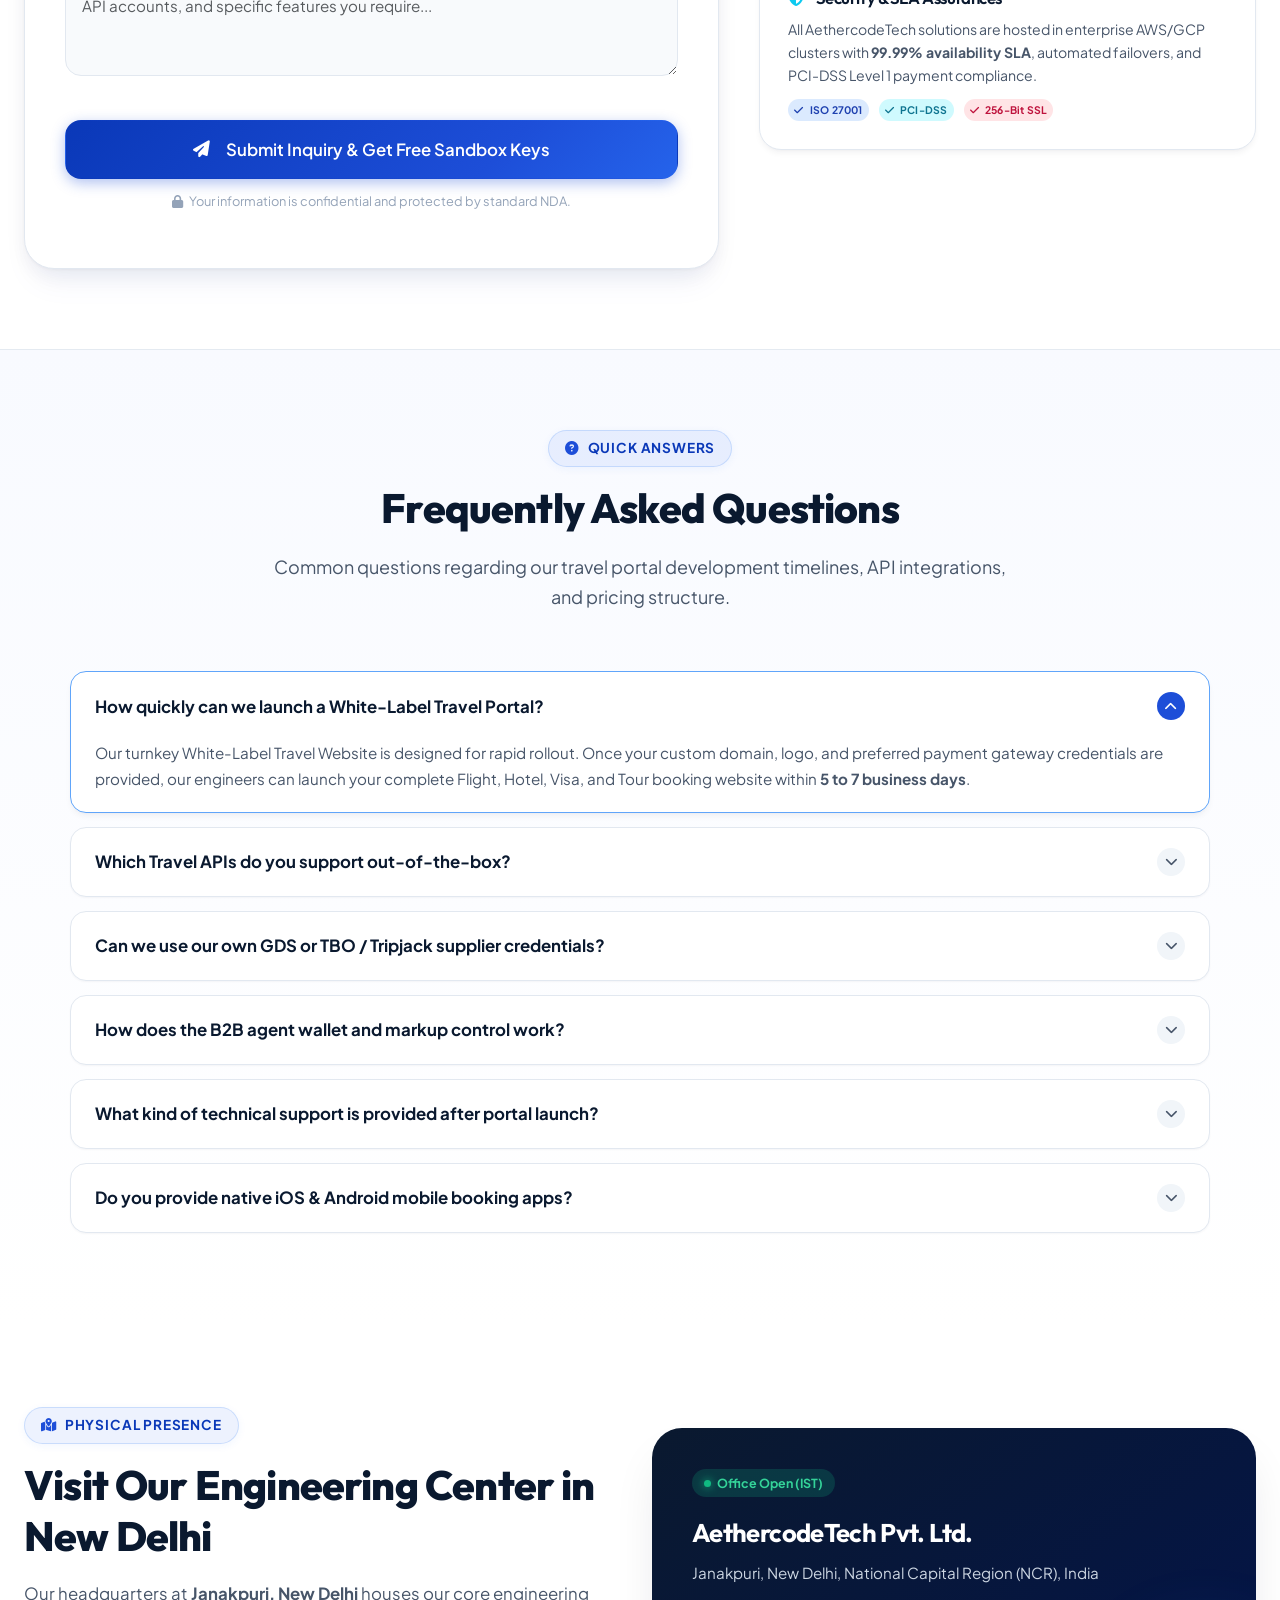
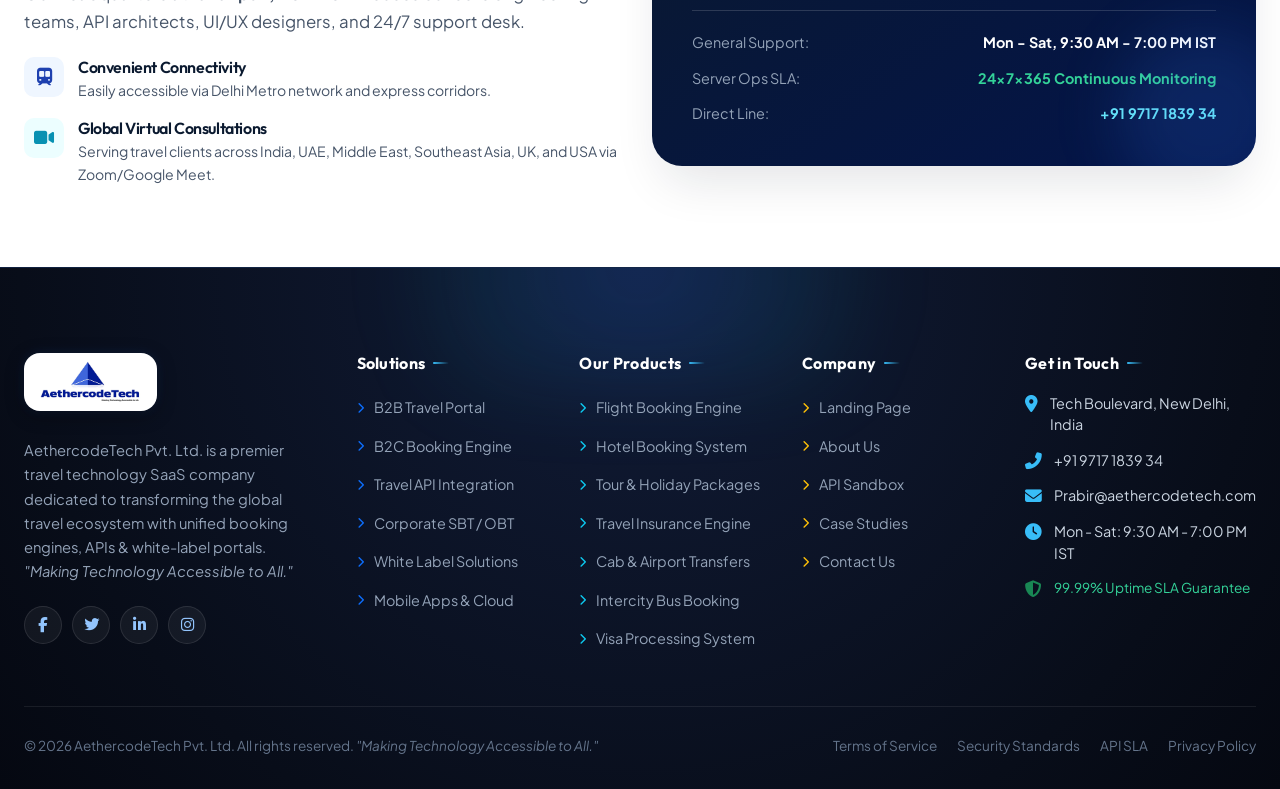
<file: contact.html>
<!DOCTYPE html>
<html lang="en">

<head>
  <meta charset="UTF-8">
  <meta name="viewport" content="width=device-width, initial-scale=1.0">
  <title>Contact Us | AethercodeTech - Travel Portal & API Integration Specialists</title>

  <!-- SEO Meta Tags -->
  <meta name="description"
    content="Contact AethercodeTech Pvt. Ltd. for custom B2B/B2C travel portal development, TBO & Tripjack API integrations, white-label travel websites, and corporate booking tools. 24/7 Dedicated Support in Delhi, India.">
  <meta name="keywords"
    content="Contact AethercodeTech, Travel Portal Inquiry, Travel API Support, B2B Travel Software Consultation Delhi, Hire Travel Tech Developers, AethercodeTech Office Address">
  <meta name="robots" content="index, follow">

  <!-- Open Graph / Social Meta -->
  <meta property="og:type" content="website">
  <meta property="og:url" content="https://aethercodetech.com/contact.html">
  <meta property="og:title" content="Contact AethercodeTech - Travel Technology Solutions">
  <meta property="og:description"
    content="Get in touch with our senior travel solutions architects for live demos, custom API quotes, and white-label deployments.">
  <meta property="og:image" content="assets/images/logo.png">

  <!-- Favicon -->
  <link rel="icon" type="image/png" href="assets/images/logo.png">

  <!-- Google Fonts: Plus Jakarta Sans & JetBrains Mono -->
  <link rel="preconnect" href="https://fonts.googleapis.com">
  <link rel="preconnect" href="https://fonts.gstatic.com" crossorigin>
  <link
    href="https://fonts.googleapis.com/css2?family=Plus+Jakarta+Sans:ital,wght@0,300;0,400;0,500;0,600;0,700;0,800;1,400;1,600&family=JetBrains+Mono:wght@400;500;600&display=swap"
    rel="stylesheet">

  <!-- Bootstrap 5.3.3 CSS & Bootstrap Icons -->
  <link href="https://cdn.jsdelivr.net/npm/bootstrap@5.3.3/dist/css/bootstrap.min.css" rel="stylesheet"
    integrity="sha384-QWTKZyjpPEjISv5WaRU9OFeRpok6YctnYmDr5pNlyT2bRjXh0JMhjY6hW+ALEwIH" crossorigin="anonymous">
  <link rel="stylesheet" href="https://cdn.jsdelivr.net/npm/bootstrap-icons@1.11.3/font/bootstrap-icons.min.css">

  <!-- FontAwesome 6.5.2 Icons -->
  <link rel="stylesheet" href="https://cdnjs.cloudflare.com/ajax/libs/font-awesome/6.5.2/css/all.min.css"
    integrity="sha512-SnH5WK+bZxgPHs44uWIX+LLJAJ9/2PkPKZ5QiAj6Ta86w+fsb2TkcmfRyVX3pBnMFcV7oQPJkl9QevSCWr3W6A=="
    crossorigin="anonymous" referrerpolicy="no-referrer">

  <!-- Custom Theme & Component Stylesheets -->
  <link rel="stylesheet" href="assets/css/theme.css">
  <link rel="stylesheet" href="assets/css/components.css">
  <link rel="stylesheet" href="assets/css/animations.css">

  <!-- AOS (Animate On Scroll) CSS -->
  <link rel="stylesheet" href="https://cdn.jsdelivr.net/npm/aos@2.3.4/dist/aos.css">
</head>

<body>

  <!-- Ambient Light Particle & Glow Canvas -->
  <canvas id="ambient-canvas"></canvas>

  <!-- Ambient Blue Lighting Blobs -->
  <div class="bg-ambient-glow glow-blue-1"></div>
  <div class="bg-ambient-glow glow-blue-2"></div>
  <div class="bg-ambient-glow glow-blue-3"></div>

  <!-- Top Announcement Bar -->
  <div class="top-announcement-bar">
    <div class="container container-wide">
      <div class="announcement-inner">
        <div class="announcement-left">
          <span class="status-badge"><span class="status-dot"></span> System Operational (99.99% Uptime)</span>
          <span class="d-none d-md-inline" style="opacity: 0.9;"><i class="fas fa-rocket me-1"></i> Next-Gen Enterprise Travel Tech & AI Solutions</span>
        </div>
        <div class="announcement-right">
          <a href="tel:+919717183934" class="announcement-link"><i class="fas fa-phone-alt"></i> +91 9717 1839 34</a>
          <a href="mailto:Prabir@aethercodetech.com" class="announcement-link"><i class="fas fa-envelope"></i>
            Prabir@aethercodetech.com</a>
        </div>
      </div>
    </div>
  </div>

  <!-- Main Navigation Header -->
  <header class="site-header">
    <div class="container container-wide">
      <div class="navbar-container">
        <!-- Logo -->
        <a href="index.html" class="brand-logo-wrapper">
          <img src="assets/images/logo.png" alt="AethercodeTech Logo" class="brand-logo-img">
        </a>

        <!-- Desktop Navigation Links with SaaS Dropdowns -->
        <nav>
          <ul class="nav-links">
            <li class="nav-item"><a href="about.html" class="nav-link">About Us</a></li>
            <!-- Dropdown 1: Solutions & Services -->
            <li class="nav-item dropdown">
              <a href="services.html" class="nav-link">
                Solutions & Services <i class="fas fa-chevron-down ms-1"></i>
              </a>
              <div class="dropdown-menu-custom dropdown-solutions">
                <div class="dropdown-grid-2">
                  <a href="services.html#tab-b2b" class="dropdown-item-card">
                    <div class="dropdown-item-icon"><i class="fas fa-users-cog"></i></div>
                    <div>
                      <div class="dropdown-item-title">B2B Agent Portal</div>
                      <div class="dropdown-item-desc">Multi-tier agency network, markups & credit wallet ledger.</div>
                    </div>
                  </a>
                  <a href="services.html#tab-b2c" class="dropdown-item-card">
                    <div class="dropdown-item-icon" style="background: #ecfeff; color: #0891b2;"><i
                        class="fas fa-globe"></i></div>
                    <div>
                      <div class="dropdown-item-title">B2C OTA Engine</div>
                      <div class="dropdown-item-desc">High-speed flight, hotel & package consumer booking engine.</div>
                    </div>
                  </a>
                  <a href="services.html#tab-api" class="dropdown-item-card">
                    <div class="dropdown-item-icon" style="background: #fdf4ff; color: #9333ea;"><i
                        class="fas fa-network-wired"></i></div>
                    <div>
                      <div class="dropdown-item-title">Travel API & NDC Hub</div>
                      <div class="dropdown-item-desc">Unified REST API for 120+ airlines, GDS & 1M+ hotels.</div>
                    </div>
                  </a>
                  <a href="services.html#tab-sbt" class="dropdown-item-card">
                    <div class="dropdown-item-icon" style="background: #f0fdf4; color: #16a34a;"><i
                        class="fas fa-building"></i></div>
                    <div>
                      <div class="dropdown-item-title">Corporate Travel (SBT)</div>
                      <div class="dropdown-item-desc">Policy compliance, manager approvals & GST invoicing.</div>
                    </div>
                  </a>
                  <a href="services.html#tab-whitelabel" class="dropdown-item-card">
                    <div class="dropdown-item-icon" style="background: #fff7ed; color: #ea580c;"><i
                        class="fas fa-palette"></i></div>
                    <div>
                      <div class="dropdown-item-title">White-Label Portals</div>
                      <div class="dropdown-item-desc">Launch turnkey branded travel agency portal in 7 days.</div>
                    </div>
                  </a>
                  <a href="services.html#tab-mobile" class="dropdown-item-card">
                    <div class="dropdown-item-icon" style="background: #eef2ff; color: #4338ca;"><i
                        class="fas fa-mobile-alt"></i></div>
                    <div>
                      <div class="dropdown-item-title">Mobile Apps & Cloud IT</div>
                      <div class="dropdown-item-desc">iOS & Android Flutter apps, microservices & ERP sync.</div>
                    </div>
                  </a>
                </div>
                <div class="dropdown-bottom-bar">
                  <span><i class="fas fa-bolt text-primary me-1"></i> Need custom architectural integration?</span>
                  <a href="services.html" class="trigger-demo-modal">Consult Our Solutions Architect <i
                      class="fas fa-arrow-right"></i></a>
                </div>
              </div>
            </li>

            <!-- Dropdown 2: Our Products -->
            <li class="nav-item dropdown">
              <a href="products.html" class="nav-link">
                Our Products <i class="fas fa-chevron-down ms-1"></i>
              </a>
              <div class="dropdown-menu-custom dropdown-products-mega">
                <div class="dropdown-products-container">
                  <div class="dropdown-products-main">

                    <!-- Category 1: Core Travel Engines -->
                    <div class="dropdown-col">
                      <div class="dropdown-col-heading">
                        <i class="fas fa-layer-group text-primary me-2"></i> Travel Booking Engines
                      </div>
                      <div class="dropdown-items-stack">
                        <a href="products.html#tab-flight" class="dropdown-item-card">
                          <div class="dropdown-item-icon icon-blue"><i class="fas fa-plane-departure"></i></div>
                          <div class="dropdown-item-content">
                            <div class="dropdown-item-title">Flight Booking Engine</div>
                            <div class="dropdown-item-desc">GDS, LCC & NDC aggregation with auto-ticketing.</div>
                          </div>
                        </a>
                        <a href="products.html#tab-hotel" class="dropdown-item-card">
                          <div class="dropdown-item-icon icon-cyan"><i class="fas fa-hotel"></i></div>
                          <div class="dropdown-item-content">
                            <div class="dropdown-item-title">Hotel Booking System</div>
                            <div class="dropdown-item-desc">1M+ global hotels with real-time rate parity.</div>
                          </div>
                        </a>
                        <a href="products.html#tab-tours" class="dropdown-item-card">
                          <div class="dropdown-item-icon icon-teal"><i class="fas fa-umbrella-beach"></i></div>
                          <div class="dropdown-item-content">
                            <div class="dropdown-item-title">Tour & Holiday Packages</div>
                            <div class="dropdown-item-desc">Dynamic holiday itineraries & quotation engine.</div>
                          </div>
                        </a>
                        <a href="products.html#tab-insurance" class="dropdown-item-card">
                          <div class="dropdown-item-icon icon-emerald"><i class="fas fa-shield-heart"></i></div>
                          <div class="dropdown-item-content">
                            <div class="dropdown-item-title">Travel Insurance Engine</div>
                            <div class="dropdown-item-desc">Overseas, domestic & instant policy issuance.</div>
                          </div>
                        </a>
                      </div>
                    </div>

                    <!-- Category 2: Mobility & Ancillaries -->
                    <div class="dropdown-col">
                      <div class="dropdown-col-heading">
                        <i class="fas fa-route text-primary me-2"></i> Mobility & Ancillary Services
                      </div>
                      <div class="dropdown-items-stack">
                        <a href="products.html#tab-cabs" class="dropdown-item-card">
                          <div class="dropdown-item-icon icon-amber"><i class="fas fa-taxi"></i></div>
                          <div class="dropdown-item-content">
                            <div class="dropdown-item-title">Cab & Airport Transfers</div>
                            <div class="dropdown-item-desc">Outstation, local & transfer dispatch integrations.</div>
                          </div>
                        </a>
                        <a href="products.html#tab-bus" class="dropdown-item-card">
                          <div class="dropdown-item-icon icon-rose"><i class="fas fa-bus"></i></div>
                          <div class="dropdown-item-content">
                            <div class="dropdown-item-title">Intercity Bus Booking</div>
                            <div class="dropdown-item-desc">Pan-India bus routes with seat deck selector.</div>
                          </div>
                        </a>
                        <a href="products.html#tab-visa" class="dropdown-item-card">
                          <div class="dropdown-item-icon icon-purple"><i class="fas fa-passport"></i></div>
                          <div class="dropdown-item-content">
                            <div class="dropdown-item-title">Visa Processing System</div>
                            <div class="dropdown-item-desc">eVisa applications, checklist & live tracking.</div>
                          </div>
                        </a>
                      </div>
                    </div>

                  </div>
                  <div class="dropdown-spotlight-card">
                    <div>
                      <div class="spotlight-badge"><i class="fas fa-layer-group text-primary"></i> Standalone & API Suites</div>
                      <div class="spotlight-img-wrap">
                        <div class="spotlight-card-icon"><i class="fas fa-cubes"></i></div>
                        <h4 class="spotlight-title">Unified Booking Engines</h4>
                      </div>
                      <p class="spotlight-desc">Modular booking engines for Flights, Hotels, Tours, Visas, Buses, Cabs & Insurance with live UI designs.</p>
                      <ul class="spotlight-list">
                        <li><i class="fas fa-check-circle text-success"></i> Standalone or API integrations</li>
                        <li><i class="fas fa-check-circle text-success"></i> Real-time multi-supplier inventory</li>
                        <li><i class="fas fa-check-circle text-success"></i> White-label ready interfaces</li>
                      </ul>
                    </div>
                    <a href="products.html" class="btn btn-primary btn-sm w-100 mt-2">
                      <i class="fas fa-layer-group me-1"></i> View All Products
                    </a>
                  </div>
                </div>
              </div>
            </li> 
            <li class="nav-item"><a href="contact.html" class="nav-link active">Contact</a></li>
          </ul>
        </nav>

        <!-- Navigation CTAs -->
        <div class="header-cta-group">
          <a href="tel:+919717183934" class="btn-header-phone d-none d-xl-inline-flex">
            <i class="fas fa-phone-alt text-primary"></i> +91 9717 1839 34
          </a>
          <a href="#" class="btn btn-primary sheen-effect trigger-demo-modal d-none d-sm-inline-flex">
            <i class="fas fa-calendar-alt me-2"></i> Schedule Demo
          </a>
          <button class="mobile-nav-toggle d-lg-none" aria-label="Toggle Navigation">
            <i class="fas fa-bars"></i>
          </button>
        </div>
      </div>
    </div>
  </header>

  <!-- Mobile Drawer Menu -->
  <div class="mobile-drawer" id="mobile-drawer-menu">
    <div class="mobile-drawer-content">
      <ul class="mobile-nav-list">
        <li><a href="index.html" class="mobile-nav-link"><i class="fas fa-home me-2"></i> Home</a></li>
        <li><a href="services.html" class="mobile-nav-link"><i class="fas fa-cubes me-2"></i> Solutions & Services</a></li>
        <li><a href="products.html" class="mobile-nav-link"><i class="fas fa-layer-group me-2"></i> Products Suite</a></li>
        <li><a href="about.html" class="mobile-nav-link"><i class="fas fa-info-circle me-2"></i> About Us</a></li>
        <li><a href="contact.html" class="mobile-nav-link active"><i class="fas fa-envelope me-2"></i> Contact Us</a></li>
      </ul>
      <div class="mobile-drawer-cta mt-4">
        <a href="tel:+919717183934" class="btn btn-outline-primary w-100 mb-2">
          <i class="fas fa-phone-alt me-2"></i> +91 9717 1839 34
        </a>
        <a href="#" class="btn btn-primary w-100 trigger-demo-modal">
          <i class="fas fa-calendar-alt me-2"></i> Schedule Demo
        </a>
      </div>
    </div>
  </div>

  <main>
    <!-- PAGE HERO SECTION -->
    <section class="page-hero-section tech-grid-pattern">
      <div class="container container-wide">
        <div class="page-hero-content" data-aos="fade-up" data-aos-duration="800">
          <nav aria-label="breadcrumb" class="page-breadcrumb">
            <a href="index.html"><i class="fas fa-home"></i> Home</a>
            <i class="fas fa-chevron-right breadcrumb-separator"></i>
            <span class="breadcrumb-current"><span class="breadcrumb-dot"></span> Contact Us</span>
          </nav>

          <div class="hero-pill-badge" style="display: inline-flex; margin-bottom: 16px;">
            <span class="badge-sparkle">Get in Touch</span>
            <span class="badge-text"><i class="fas fa-headset" style="color: #3b82f6;"></i> 24/7 Travel Tech Consultation Desk</span>
          </div>

          <h1 class="page-hero-title">
            Let's Architect Your <br>
            <span class="text-gradient-blue">Next-Gen Travel Solution</span>
          </h1>

          <p class="page-hero-subtitle">
            Whether you want to launch a 1-click white-label travel portal, integrate TBO & Tripjack APIs, configure multi-tier B2B markups, or request custom architectural consultation, our team in Delhi is ready to assist.
          </p>
        </div>
      </div>
    </section>

    <!-- CONTACT CHANNELS QUICK CARDS -->
    <section class="section-spacing" style="padding-top: 40px; background: #ffffff;">
      <div class="container container-wide">

        <div class="contact-channels-grid">
          <!-- Card 1: Direct Phone -->
          <div class="contact-card" data-aos="fade-up" data-aos-delay="100">
            <div>
              <div class="contact-card-icon" style="background: #eff6ff; color: #1d4ed8;">
                <i class="fas fa-phone-alt"></i>
              </div>
              <h3 class="contact-card-title">Call or WhatsApp</h3>
              <p class="contact-card-desc">Direct technical and business inquiries with our solutions architects.</p>
              <a href="tel:+919717183934" class="contact-card-val">+91 9717 1839 34</a>
            </div>
            <span class="contact-badge-pill"><i class="fas fa-clock text-success"></i> Mon-Sat: 9:30 AM - 7:00 PM IST</span>
          </div>

          <!-- Card 2: Email Us -->
          <div class="contact-card" data-aos="fade-up" data-aos-delay="200">
            <div>
              <div class="contact-card-icon" style="background: #ecfeff; color: #0891b2;">
                <i class="fas fa-envelope"></i>
              </div>
              <h3 class="contact-card-title">Official Email</h3>
              <p class="contact-card-desc">Detailed proposals, RFP documents, and partnership inquiries.</p>
              <a href="mailto:Prabir@aethercodetech.com" class="contact-card-val">Prabir@aethercodetech.com</a>
            </div>
            <span class="contact-badge-pill"><i class="fas fa-bolt text-primary"></i> For Queries</span>
          </div>

          <!-- Card 3: Head Office -->
          <div class="contact-card" data-aos="fade-up" data-aos-delay="300">
            <div>
              <div class="contact-card-icon" style="background: #fdf4ff; color: #9333ea;">
                <i class="fas fa-map-marker-alt"></i>
              </div>
              <h3 class="contact-card-title">Headquarters</h3>
              <p class="contact-card-desc">Centrally located tech hub for in-person consultation & architecture reviews.</p>
              <div class="contact-card-val" style="color: var(--text-heading); font-size: 0.95rem;">Janakpuri, New Delhi, India</div>
            </div>
            <span class="contact-badge-pill"><i class="fas fa-building text-purple"></i> In-Person by Appointment</span>
          </div>

          <!-- Card 4: API Developer Desk -->
          <!-- <div class="contact-card" data-aos="fade-up" data-aos-delay="400">
            <div>
              <div class="contact-card-icon" style="background: #f0fdf4; color: #16a34a;">
                <i class="fas fa-code"></i>
              </div>
              <h3 class="contact-card-title">API Sandbox Desk</h3>
              <p class="contact-card-desc">Instant sandbox API credentials, Postman collection & NDC docs.</p>
              <a href="mailto:api-support@aethercodetech.com" class="contact-card-val">api-support@aethercodetech.com</a>
            </div>
            <span class="contact-badge-pill"><i class="fas fa-shield-alt text-success"></i> Live Test Harness Available</span>
          </div> -->
        </div>

        <!-- MAIN FORM & SIDE INFORMATION GRID -->
        <div class="contact-main-grid">

          <!-- Left Column: Interactive Contact & RFQ Form -->
          <div class="contact-form-panel" data-aos="fade-right" data-aos-delay="150">
            <div style="margin-bottom: 28px;">
              <div class="section-tag"><i class="fas fa-paper-plane"></i> Send an Inquiry</div>
              <h2 style="font-size: 1.85rem; margin-top: 6px; color: var(--text-heading);">Request a Free Consultation & Proposal</h2>
              <p style="font-size: 0.95rem; color: var(--text-muted);">Fill out the details below and an AethercodeTech solutions lead will reach out with customized portal pricing and demo credentials.</p>
            </div>

            <!-- Success Alert Banner (Initially Hidden) -->
            <div id="contact-success-alert" style="display: none; background: #ecfdf5; border: 1px solid #6ee7b7; border-radius: var(--radius-md); padding: 20px; margin-bottom: 24px;">
              <div style="display: flex; gap: 14px; align-items: flex-start;">
                <div style="font-size: 1.6rem; color: #10b981;"><i class="fas fa-check-circle"></i></div>
                <div>
                  <h4 style="color: #065f46; font-size: 1.1rem; margin-bottom: 4px;">Inquiry Successfully Received!</h4>
                  <p style="color: #047857; font-size: 0.9rem; margin: 0;">
                    Thank you for contacting AethercodeTech. We have assigned your request to our lead Travel Technology Consultant. You will receive an email confirmation and sandbox access details within 15 minutes.
                  </p>
                </div>
              </div>
            </div>

            <form id="contact-page-form">
              <div class="row g-3">
                <div class="col-md-6">
                  <div class="form-group">
                    <label class="form-label">Full Name *</label>
                    <input type="text" class="form-control" placeholder="e.g. Alex Morgan" required>
                  </div>
                </div>

                <div class="col-md-6">
                  <div class="form-group">
                    <label class="form-label">Corporate Email Address *</label>
                    <input type="email" class="form-control" placeholder="alex@travelagency.com" required>
                  </div>
                </div>

                <div class="col-md-6">
                  <div class="form-group">
                    <label class="form-label">Phone / WhatsApp Number *</label>
                    <input type="tel" class="form-control" placeholder="+91 9717 1839 34" required>
                  </div>
                </div>

                <div class="col-md-6">
                  <div class="form-group">
                    <label class="form-label">Company / Agency Name *</label>
                    <input type="text" class="form-control" placeholder="e.g. Orbit Global Travel" required>
                  </div>
                </div>

                <div class="col-md-6">
                  <div class="form-group">
                    <label class="form-label">Solution Needed *</label>
                    <select class="form-control" required>
                      <option value="">Select a Solution</option>
                      <option value="b2b-portal">B2B Travel Agent Portal (Sub-Agents & Ledger)</option>
                      <option value="b2c-ota">B2C OTA Booking Engine (Direct Consumer)</option>
                      <option value="api-hub">Travel API Integration (TBO / Tripjack / GDS)</option>
                      <option value="white-label">White-Label Turnkey Portal (Launch in 7 Days)</option>
                      <option value="corporate-sbt">Corporate Self-Booking Tool (SBT / OBT)</option>
                      <option value="mobile-apps">iOS & Android Mobile Booking Apps</option>
                      <option value="custom-consulting">Custom Enterprise Travel IT Architecture</option>
                    </select>
                  </div>
                </div>

                <div class="col-md-6">
                  <div class="form-group">
                    <label class="form-label">Estimated Timeline</label>
                    <select class="form-control">
                      <option>Immediate (Within 1-2 Weeks)</option>
                      <option>Next 30 Days</option>
                      <option>Next 1-3 Months</option>
                      <option>Exploring / Feasibility Study</option>
                    </select>
                  </div>
                </div>

                <div class="col-12">
                  <div class="form-group">
                    <label class="form-label">Project Details & Requirements</label>
                    <textarea class="form-control" rows="4" placeholder="Tell us about your target inventory (Flights, Hotels, Visas, Cabs), existing supplier API accounts, and specific features you require..."></textarea>
                  </div>
                </div>

                <div class="col-12">
                  <button type="submit" class="btn btn-primary btn-lg btn-glow w-100" style="margin-top: 10px;">
                    <i class="fas fa-paper-plane me-2"></i> Submit Inquiry & Get Free Sandbox Keys
                  </button>
                  <p style="text-align: center; font-size: 0.8rem; color: var(--text-light); margin-top: 12px;">
                    <i class="fas fa-lock me-1"></i> Your information is confidential and protected by standard NDA.
                  </p>
                </div>
              </div>
            </form>
          </div>

          <!-- Right Column: Priority Info Boxes -->
          <div class="contact-info-panel" data-aos="fade-left" data-aos-delay="200">

            <!-- Box 1: Why Consult With Us -->
            <div class="info-box-card" style="border-left: 4px solid var(--primary-600);">
              <h4 style="font-size: 1.15rem; color: var(--text-heading); margin-bottom: 14px;">
                <i class="fas fa-check-double text-primary me-2"></i> What You Get on the Call
              </h4>
              <ul class="feature-bullet-list" style="margin: 0;">
                <li class="feature-bullet-item"><i class="fas fa-check-circle text-success"></i> Live walkthrough of real-time B2B & B2C demo portals</li>
                <li class="feature-bullet-item"><i class="fas fa-check-circle text-success"></i> Live API query demonstration with sub-180ms responses</li>
                <li class="feature-bullet-item"><i class="fas fa-check-circle text-success"></i> Breakdown of TBO, Tripjack & GDS commercial models</li>
                <li class="feature-bullet-item"><i class="fas fa-check-circle text-success"></i> Customized development quotation with zero hidden fees</li>
              </ul>
            </div>

            <!-- Box 2: Quick Schedule Demo Card -->
            <div class="info-box-card" style="background: linear-gradient(145deg, #f8faff 0%, #eff6ff 100%); border-color: var(--border-glow);">
              <div style="display: flex; align-items: center; gap: 12px; margin-bottom: 12px;">
                <div style="width: 42px; height: 42px; border-radius: var(--radius-sm); background: #eff6ff; color: var(--primary-700); display: flex; align-items: center; justify-content: center; font-size: 1.2rem;">
                  <i class="fas fa-calendar-alt"></i>
                </div>
                <div>
                  <h4 style="font-size: 1.05rem; margin: 0; color: var(--text-heading);">Fast-Track Demo Booking</h4>
                  <span style="font-size: 0.8rem; color: var(--text-muted);">15-Minute 1-on-1 Zoom Session</span>
                </div>
              </div>
              <p style="font-size: 0.88rem; color: var(--text-muted); margin-bottom: 16px;">
                Prefer picking a specific calendar slot right away? Open our instant scheduling calendar.
              </p>
              <button class="btn btn-primary btn-sm w-100 trigger-demo-modal">
                <i class="fas fa-calendar-check me-1"></i> Pick a Time Slot
              </button>
            </div>

            <!-- Box 3: Enterprise Security & SLA Note -->
            <div class="info-box-card">
              <h4 style="font-size: 1.05rem; color: var(--text-heading); margin-bottom: 10px;">
                <i class="fas fa-shield-alt text-info me-2"></i> Security & SLA Assurances
              </h4>
              <p style="font-size: 0.88rem; color: var(--text-muted); margin-bottom: 8px;">
                All AethercodeTech solutions are hosted in enterprise AWS/GCP clusters with <strong>99.99% availability SLA</strong>, automated failovers, and PCI-DSS Level 1 payment compliance.
              </p>
              <div style="display: flex; gap: 10px; flex-wrap: wrap; margin-top: 12px;">
                <span class="badge-tag tag-primary"><i class="fas fa-check me-1"></i> ISO 27001</span>
                <span class="badge-tag tag-info"><i class="fas fa-check me-1"></i> PCI-DSS</span>
                <span class="badge-tag tag-rose"><i class="fas fa-check me-1"></i> 256-Bit SSL</span>
              </div>
            </div>

          </div>

        </div>

      </div>
    </section>

    <!-- FREQUENTLY ASKED QUESTIONS SECTION -->
    <section class="section-spacing" style="background: linear-gradient(180deg, #f8faff 0%, #ffffff 100%); border-top: 1px solid var(--border-subtle);">
      <div class="container container-wide">
        <div class="section-header" data-aos="fade-up">
          <div class="section-tag"><i class="fas fa-question-circle"></i> Quick Answers</div>
          <h2 class="section-title">Frequently Asked Questions</h2>
          <p class="section-description">
            Common questions regarding our travel portal development timelines, API integrations, and pricing structure.
          </p>
        </div>

        <div class="faq-container" data-aos="fade-up" data-aos-delay="100">
          <!-- FAQ 1 -->
          <div class="faq-item active">
            <button class="faq-header-btn" type="button">
              <span>How quickly can we launch a White-Label Travel Portal?</span>
              <div class="faq-icon-arrow"><i class="fas fa-chevron-down"></i></div>
            </button>
            <div class="faq-body-content">
              Our turnkey White-Label Travel Website is designed for rapid rollout. Once your custom domain, logo, and preferred payment gateway credentials are provided, our engineers can launch your complete Flight, Hotel, Visa, and Tour booking website within <strong>5 to 7 business days</strong>.
            </div>
          </div>

          <!-- FAQ 2 -->
          <div class="faq-item">
            <button class="faq-header-btn" type="button">
              <span>Which Travel APIs do you support out-of-the-box?</span>
              <div class="faq-icon-arrow"><i class="fas fa-chevron-down"></i></div>
            </button>
            <div class="faq-body-content">
              We have pre-built high-throughput connectors for major providers including <strong>TBO Air & TBO Holidays, Tripjack Flight & Hotel API, Amadeus GDS, Sabre, Travelport Galileo, Hotelbeds, TravClan</strong>, and various regional LCC direct connects. Custom third-party APIs can also be integrated upon request.
            </div>
          </div>

          <!-- FAQ 3 -->
          <div class="faq-item">
            <button class="faq-header-btn" type="button">
              <span>Can we use our own GDS or TBO / Tripjack supplier credentials?</span>
              <div class="faq-icon-arrow"><i class="fas fa-chevron-down"></i></div>
            </button>
            <div class="faq-body-content">
              <strong>Yes, absolutely.</strong> You retain 100% direct ownership of your supplier relationships. We seamlessly plug your API credentials into your custom portal or API middleware, ensuring all bookings and commissions route straight to your agency accounts.
            </div>
          </div>

          <!-- FAQ 4 -->
          <div class="faq-item">
            <button class="faq-header-btn" type="button">
              <span>How does the B2B agent wallet and markup control work?</span>
              <div class="faq-icon-arrow"><i class="fas fa-chevron-down"></i></div>
            </button>
            <div class="faq-body-content">
              Our B2B portal includes a multi-tier agency management system. You can define global or granular markups by airline, domestic/international sectors, or specific agency tiers. Sub-agents manage their bookings via prepaid credit wallets or instant online payment gateways with automated debiting, invoice generation, and refund handling.
            </div>
          </div>

          <!-- FAQ 5 -->
          <div class="faq-item">
            <button class="faq-header-btn" type="button">
              <span>What kind of technical support is provided after portal launch?</span>
              <div class="faq-icon-arrow"><i class="fas fa-chevron-down"></i></div>
            </button>
            <div class="faq-body-content">
              We provide comprehensive ongoing 24/7 technical monitoring, cloud server management, database backups, API version upgrades, and dedicated ticketing support to ensure your portal runs without interruptions.
            </div>
          </div>

          <!-- FAQ 6 -->
          <div class="faq-item">
            <button class="faq-header-btn" type="button">
              <span>Do you provide native iOS & Android mobile booking apps?</span>
              <div class="faq-icon-arrow"><i class="fas fa-chevron-down"></i></div>
            </button>
            <div class="faq-body-content">
              Yes, we develop high-performance cross-platform mobile apps using Flutter. Features include instant flight/hotel search, seat selection, push notifications for booking confirmations and gate changes, digital boarding pass storage, and biometric login.
            </div>
          </div>
        </div>

      </div>
    </section>

    <!-- OFFICE & GLOBAL PRESENCE SECTION -->
    <section class="section-spacing" style="background: #ffffff;">
      <div class="container container-wide">
        <div class="row align-items-center g-4">
          <div class="col-lg-6" data-aos="fade-right">
            <div class="section-tag"><i class="fas fa-map-marked-alt"></i> Physical Presence</div>
            <h2 class="section-title">Visit Our Engineering Center in New Delhi</h2>
            <p style="font-size: 1.05rem; color: var(--text-muted); line-height: 1.7; margin-bottom: 20px;">
              Our headquarters at <strong>Janakpuri, New Delhi</strong> houses our core engineering teams, API architects, UI/UX designers, and 24/7 support desk.
            </p>
            <div style="display: flex; flex-direction: column; gap: 16px;">
              <div style="display: flex; gap: 14px; align-items: flex-start;">
                <div style="width: 40px; height: 40px; border-radius: var(--radius-sm); background: #eff6ff; color: var(--primary-700); display: flex; align-items: center; justify-content: center; font-size: 1.1rem; flex-shrink: 0;">
                  <i class="fas fa-subway"></i>
                </div>
                <div>
                  <h4 style="font-size: 1rem; margin-bottom: 2px;">Convenient Connectivity</h4>
                  <p style="font-size: 0.88rem; color: var(--text-muted); margin: 0;">Easily accessible via Delhi Metro network and express corridors.</p>
                </div>
              </div>

              <div style="display: flex; gap: 14px; align-items: flex-start;">
                <div style="width: 40px; height: 40px; border-radius: var(--radius-sm); background: #ecfeff; color: #0891b2; display: flex; align-items: center; justify-content: center; font-size: 1.1rem; flex-shrink: 0;">
                  <i class="fas fa-video"></i>
                </div>
                <div>
                  <h4 style="font-size: 1rem; margin-bottom: 2px;">Global Virtual Consultations</h4>
                  <p style="font-size: 0.88rem; color: var(--text-muted); margin: 0;">Serving travel clients across India, UAE, Middle East, Southeast Asia, UK, and USA via Zoom/Google Meet.</p>
                </div>
              </div>
            </div>
          </div>

          <div class="col-lg-6" data-aos="fade-left" data-aos-delay="150">
            <div style="background: linear-gradient(145deg, #0a192f 0%, #03144a 100%); border-radius: var(--radius-xl); padding: 40px; color: #ffffff; box-shadow: var(--shadow-xl); position: relative; overflow: hidden;">
              <div style="position: absolute; right: -40px; bottom: -40px; width: 180px; height: 180px; border-radius: 50%; background: rgba(59, 130, 246, 0.15); filter: blur(30px);"></div>
              
              <div style="display: inline-flex; align-items: center; gap: 6px; background: rgba(16, 185, 129, 0.2); color: #34d399; padding: 4px 12px; border-radius: var(--radius-full); font-size: 0.78rem; font-weight: 700; margin-bottom: 20px;">
                <span class="status-dot"></span> Office Open (IST)
              </div>

              <h3 style="font-size: 1.6rem; margin-bottom: 12px; color: #ffffff;">AethercodeTech Pvt. Ltd.</h3>
              <p style="color: #cbd5e1; font-size: 0.95rem; line-height: 1.6; margin-bottom: 24px;">
                Janakpuri, New Delhi, National Capital Region (NCR), India
              </p>

              <div style="border-top: 1px solid rgba(255, 255, 255, 0.15); padding-top: 20px; display: flex; flex-direction: column; gap: 12px;">
                <div style="display: flex; justify-content: space-between; font-size: 0.9rem;">
                  <span style="color: #94a3b8;">General Support:</span>
                  <strong style="color: #ffffff;">Mon - Sat, 9:30 AM - 7:00 PM IST</strong>
                </div>
                <div style="display: flex; justify-content: space-between; font-size: 0.9rem;">
                  <span style="color: #94a3b8;">Server Ops SLA:</span>
                  <strong style="color: #34d399;">24x7x365 Continuous Monitoring</strong>
                </div>
                <div style="display: flex; justify-content: space-between; font-size: 0.9rem;">
                  <span style="color: #94a3b8;">Direct Line:</span>
                  <strong style="color: #67e8f9;"><a href="tel:+919717183934" style="color: inherit; text-decoration: none;">+91 9717 1839 34</a></strong>
                </div>
              </div>
            </div>
          </div>
        </div>
      </div>
    </section>
  </main>

  <!-- POPUP MODAL DIALOG: QUERY FOR DEMO -->
  <div class="modal-overlay" id="demo-modal">
    <div class="modal-dialog-box">
      <button class="modal-close-btn" id="close-modal-btn">&times;</button>

      <div id="modal-form-wrap">
        <div style="text-align: center; margin-bottom: 20px;">
          <div class="section-tag"><i class="fas fa-desktop"></i> Priority Demo</div>
          <h3 style="font-size: 1.5rem; margin-top: 6px;">Schedule AethercodeTech Demo</h3>
          <p style="font-size: 0.9rem; color: var(--text-muted);">Get a personalized live preview of our travel engine with real-time GDS flights & hotels.</p>
        </div>

        <form id="demo-request-form">
          <div class="form-group">
            <label class="form-label">Your Name *</label>
            <input type="text" class="form-control" placeholder="Alex Morgan" required>
          </div>
          <div class="form-group">
            <label class="form-label">Company / Agency Name *</label>
            <input type="text" class="form-control" placeholder="Apex Travel Network" required>
          </div>
          <div style="display: grid; grid-template-columns: 1fr 1fr; gap: 14px;">
            <div class="form-group">
              <label class="form-label">Email *</label>
              <input type="email" class="form-control" placeholder="alex@agency.com" required>
            </div>
            <div class="form-group">
              <label class="form-label">Phone Number *</label>
              <input type="tel" class="form-control" placeholder="+91 9717 1839 34" required>
            </div>
          </div>
          <div class="form-group">
            <label class="form-label">Preferred Date & Time for Demo</label>
            <input type="datetime-local" class="form-control">
          </div>
          <button type="submit" class="btn btn-primary btn-glow" style="width: 100%; margin-top: 8px;">
            <i class="fas fa-calendar-check"></i> Confirm Demo Booking
          </button>
        </form>

        <div id="modal-success-msg" style="display: none; text-align: center; padding: 20px 0;">
          <div
            style="width: 60px; height: 60px; border-radius: 50%; background: #dcfce7; color: #16a34a; font-size: 1.8rem; display: flex; align-items: center; justify-content: center; margin: 0 auto 16px auto;">
            <i class="fas fa-check"></i>
          </div>
          <h3 style="color: var(--text-heading); margin-bottom: 8px;">Demo Request Received!</h3>
          <p style="color: var(--text-muted); font-size: 0.95rem;">
            Our Lead Solutions Architect has been notified. We have emailed you the calendar invite and sandbox login credentials.
          </p>
        </div>
      </div>
    </div>
  </div>

  <!-- FOOTER (DARK VERSION) -->
  <footer class="site-footer">
    <div class="footer-ambient-glow"></div>
    <div class="container container-wide">
      <div class="footer-grid">

        <!-- Col 1: Brand Info -->
        <div>
          <div class="footer-logo-box">
            <img src="assets/images/logo.png" alt="AethercodeTech Logo" class="footer-brand-logo">
          </div>
          <p class="footer-about">
            AethercodeTech Pvt. Ltd. is a premier travel technology SaaS company dedicated to transforming the global travel ecosystem with unified booking engines, APIs & white-label portals. <em>"Making Technology Accessible to All."</em>
          </p>
          <div class="footer-social-links">
            <a href="#" class="social-btn" aria-label="Facebook"><i class="fab fa-facebook-f"></i></a>
            <a href="#" class="social-btn" aria-label="Twitter"><i class="fab fa-twitter"></i></a>
            <a href="#" class="social-btn" aria-label="LinkedIn"><i class="fab fa-linkedin-in"></i></a>
            <a href="#" class="social-btn" aria-label="Instagram"><i class="fab fa-instagram"></i></a>
          </div>
        </div>

        <!-- Col 2: Solutions -->
        <div>
          <h4 class="footer-heading">Solutions</h4>
          <ul class="footer-link-list">
            <li class="footer-link-item"><a href="services.html#tab-b2b"><i class="fas fa-chevron-right text-primary me-1" style="font-size: 0.7rem;"></i> B2B Travel Portal</a></li>
            <li class="footer-link-item"><a href="services.html#tab-b2c"><i class="fas fa-chevron-right text-primary me-1" style="font-size: 0.7rem;"></i> B2C Booking Engine</a></li>
            <li class="footer-link-item"><a href="services.html#tab-api"><i class="fas fa-chevron-right text-primary me-1" style="font-size: 0.7rem;"></i> Travel API Integration</a></li>
            <li class="footer-link-item"><a href="services.html#tab-sbt"><i class="fas fa-chevron-right text-primary me-1" style="font-size: 0.7rem;"></i> Corporate SBT / OBT</a></li>
            <li class="footer-link-item"><a href="services.html#tab-whitelabel"><i class="fas fa-chevron-right text-primary me-1" style="font-size: 0.7rem;"></i> White Label Solutions</a></li>
            <li class="footer-link-item"><a href="services.html#tab-mobile"><i class="fas fa-chevron-right text-primary me-1" style="font-size: 0.7rem;"></i> Mobile Apps & Cloud</a></li>
          </ul>
        </div>

        <!-- Col 3: Our Products -->
        <div>
          <h4 class="footer-heading">Our Products</h4>
          <ul class="footer-link-list">
            <li class="footer-link-item"><a href="products.html#tab-flight"><i class="fas fa-chevron-right text-info me-1" style="font-size: 0.7rem;"></i> Flight Booking Engine</a></li>
            <li class="footer-link-item"><a href="products.html#tab-hotel"><i class="fas fa-chevron-right text-info me-1" style="font-size: 0.7rem;"></i> Hotel Booking System</a></li>
            <li class="footer-link-item"><a href="products.html#tab-tours"><i class="fas fa-chevron-right text-info me-1" style="font-size: 0.7rem;"></i> Tour & Holiday Packages</a></li>
            <li class="footer-link-item"><a href="products.html#tab-insurance"><i class="fas fa-chevron-right text-info me-1" style="font-size: 0.7rem;"></i> Travel Insurance Engine</a></li>
            <li class="footer-link-item"><a href="products.html#tab-cabs"><i class="fas fa-chevron-right text-info me-1" style="font-size: 0.7rem;"></i> Cab & Airport Transfers</a></li>
            <li class="footer-link-item"><a href="products.html#tab-bus"><i class="fas fa-chevron-right text-info me-1" style="font-size: 0.7rem;"></i> Intercity Bus Booking</a></li>
            <li class="footer-link-item"><a href="products.html#tab-visa"><i class="fas fa-chevron-right text-info me-1" style="font-size: 0.7rem;"></i> Visa Processing System</a></li>
          </ul>
        </div>

        <!-- Col 4: Quick Links -->
        <div>
          <h4 class="footer-heading">Company</h4>
          <ul class="footer-link-list">
            <li class="footer-link-item"><a href="landing.html"><i class="fas fa-chevron-right text-warning me-1" style="font-size: 0.7rem;"></i> Landing Page</a></li>
            <li class="footer-link-item"><a href="about.html"><i class="fas fa-chevron-right text-warning me-1" style="font-size: 0.7rem;"></i> About Us</a></li>
            <li class="footer-link-item"><a href="index.html#api-sandbox"><i class="fas fa-chevron-right text-warning me-1" style="font-size: 0.7rem;"></i> API Sandbox</a></li>
            <li class="footer-link-item"><a href="index.html#testimonials"><i class="fas fa-chevron-right text-warning me-1" style="font-size: 0.7rem;"></i> Case Studies</a></li>
            <li class="footer-link-item"><a href="contact.html"><i class="fas fa-chevron-right text-warning me-1" style="font-size: 0.7rem;"></i> Contact Us</a></li>
          </ul>
        </div>

        <!-- Col 5: Contact Info -->
        <div>
          <h4 class="footer-heading">Get in Touch</h4>
          <div class="footer-contact-item">
            <i class="fas fa-map-marker-alt"></i>
            <span>Tech Boulevard, New Delhi, India</span>
          </div>
          <div class="footer-contact-item">
            <i class="fas fa-phone-alt"></i>
            <span><a href="tel:+919717183934" style="color: inherit; text-decoration: none;">+91 9717 1839 34</a></span>
          </div>
          <div class="footer-contact-item">
            <i class="fas fa-envelope"></i>
            <span><a href="mailto:Prabir@aethercodetech.com" style="color: inherit; text-decoration: none;">Prabir@aethercodetech.com</a></span>
          </div>
          <div class="footer-contact-item">
            <i class="fas fa-clock"></i>
            <span>Mon - Sat: 9:30 AM - 7:00 PM IST</span>
          </div>
          <div class="footer-contact-item">
            <i class="fas fa-shield-alt text-success"></i>
            <span style="color: #34d399; font-size: 0.85rem;">99.99% Uptime SLA Guarantee</span>
          </div>
        </div>

      </div>

      <!-- Footer Bottom -->
      <div class="footer-bottom">
        <div>
          &copy; 2026 AethercodeTech Pvt. Ltd. All rights reserved. <em>"Making Technology Accessible to All."</em>
        </div>
        <div class="footer-bottom-legal-links">
          <a href="#">Terms of Service</a>
          <a href="about.html">Security Standards</a>
          <a href="contact.html">API SLA</a>
          <a href="#">Privacy Policy</a>
        </div>
      </div>
    </div>
  </footer>

  <!-- Bootstrap 5.3.3 JS Bundle & AOS & Custom Scripts -->
  <script src="https://cdn.jsdelivr.net/npm/bootstrap@5.3.3/dist/js/bootstrap.bundle.min.js"
    integrity="sha384-YvpcrYf0tY3lHB60NNkmXc5s9fDVZLESaAA55NDzOxhy9GkcIdslK1eN7N6jIeHz"
    crossorigin="anonymous"></script>
  <!-- AOS (Animate On Scroll) JS -->
  <script src="https://cdn.jsdelivr.net/npm/aos@2.3.4/dist/aos.js"></script>
  <script src="assets/js/main.js"></script>
</body>

</html>
</file>
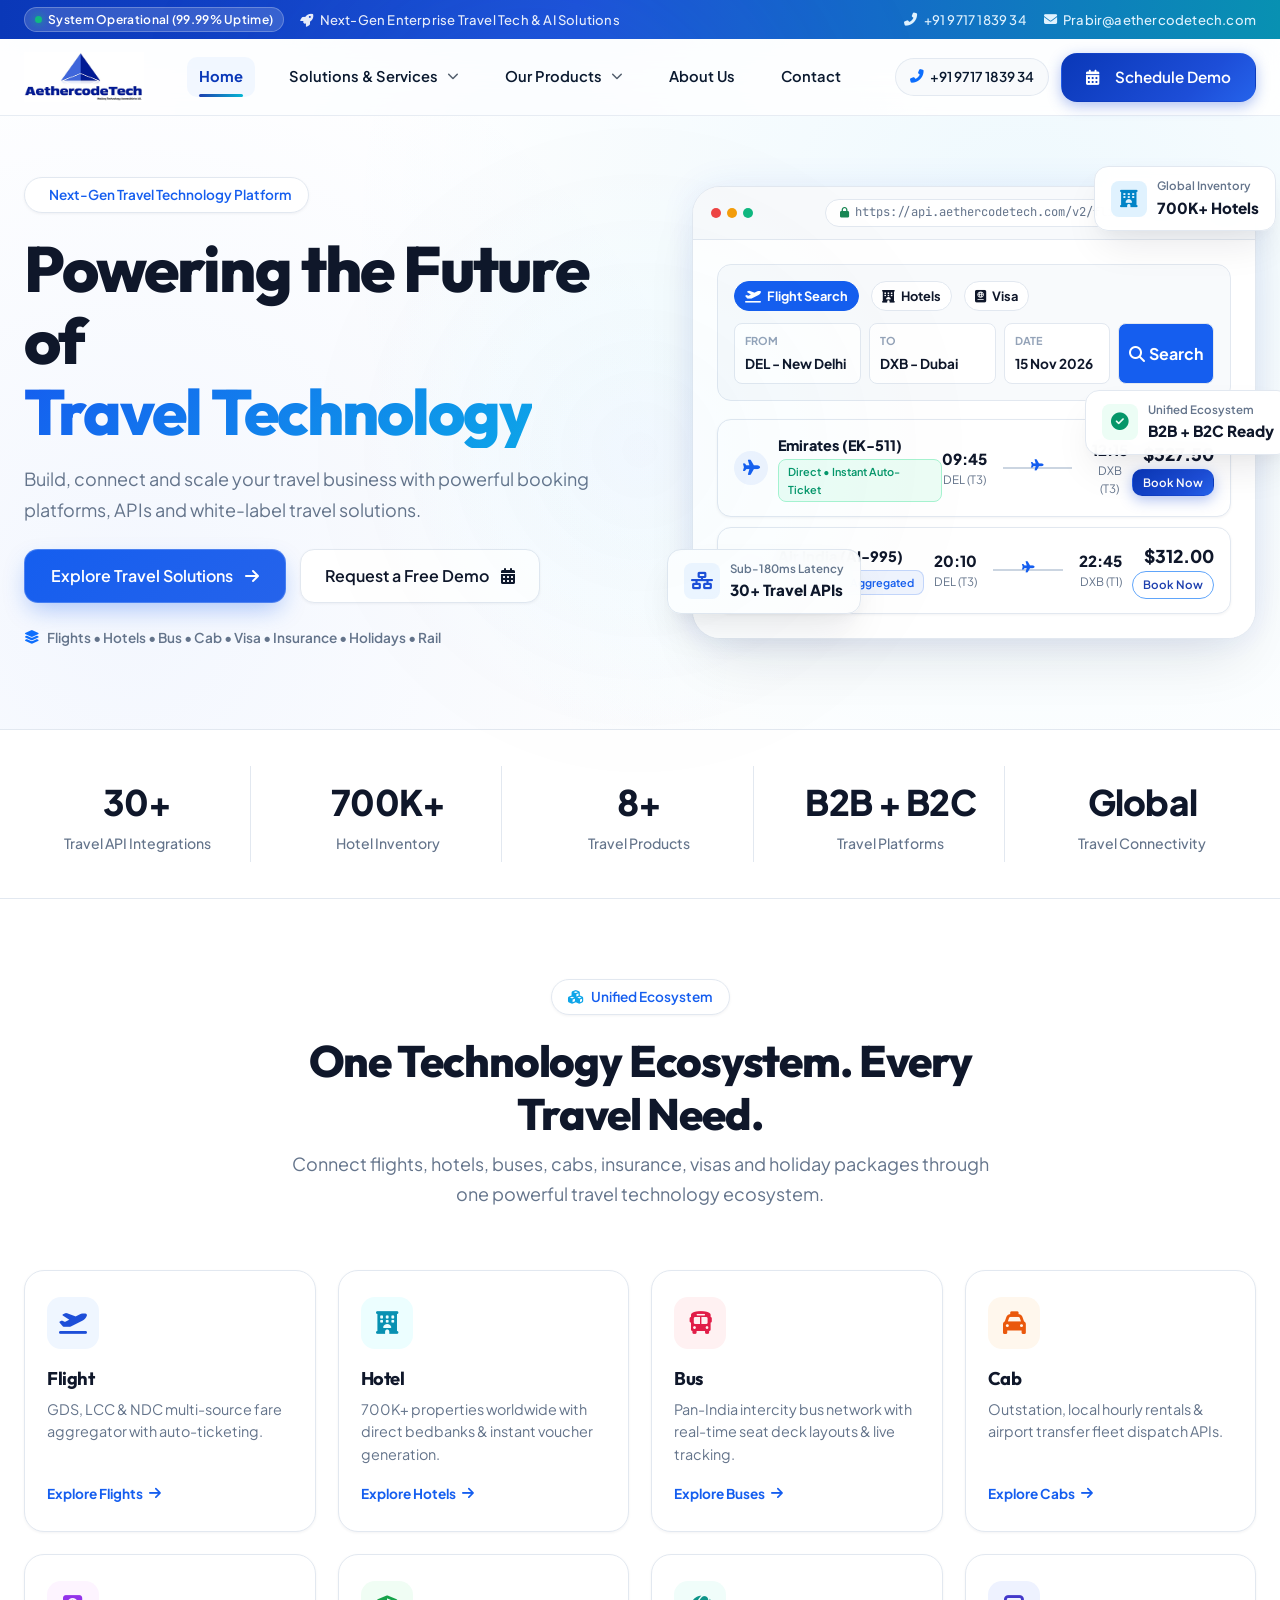
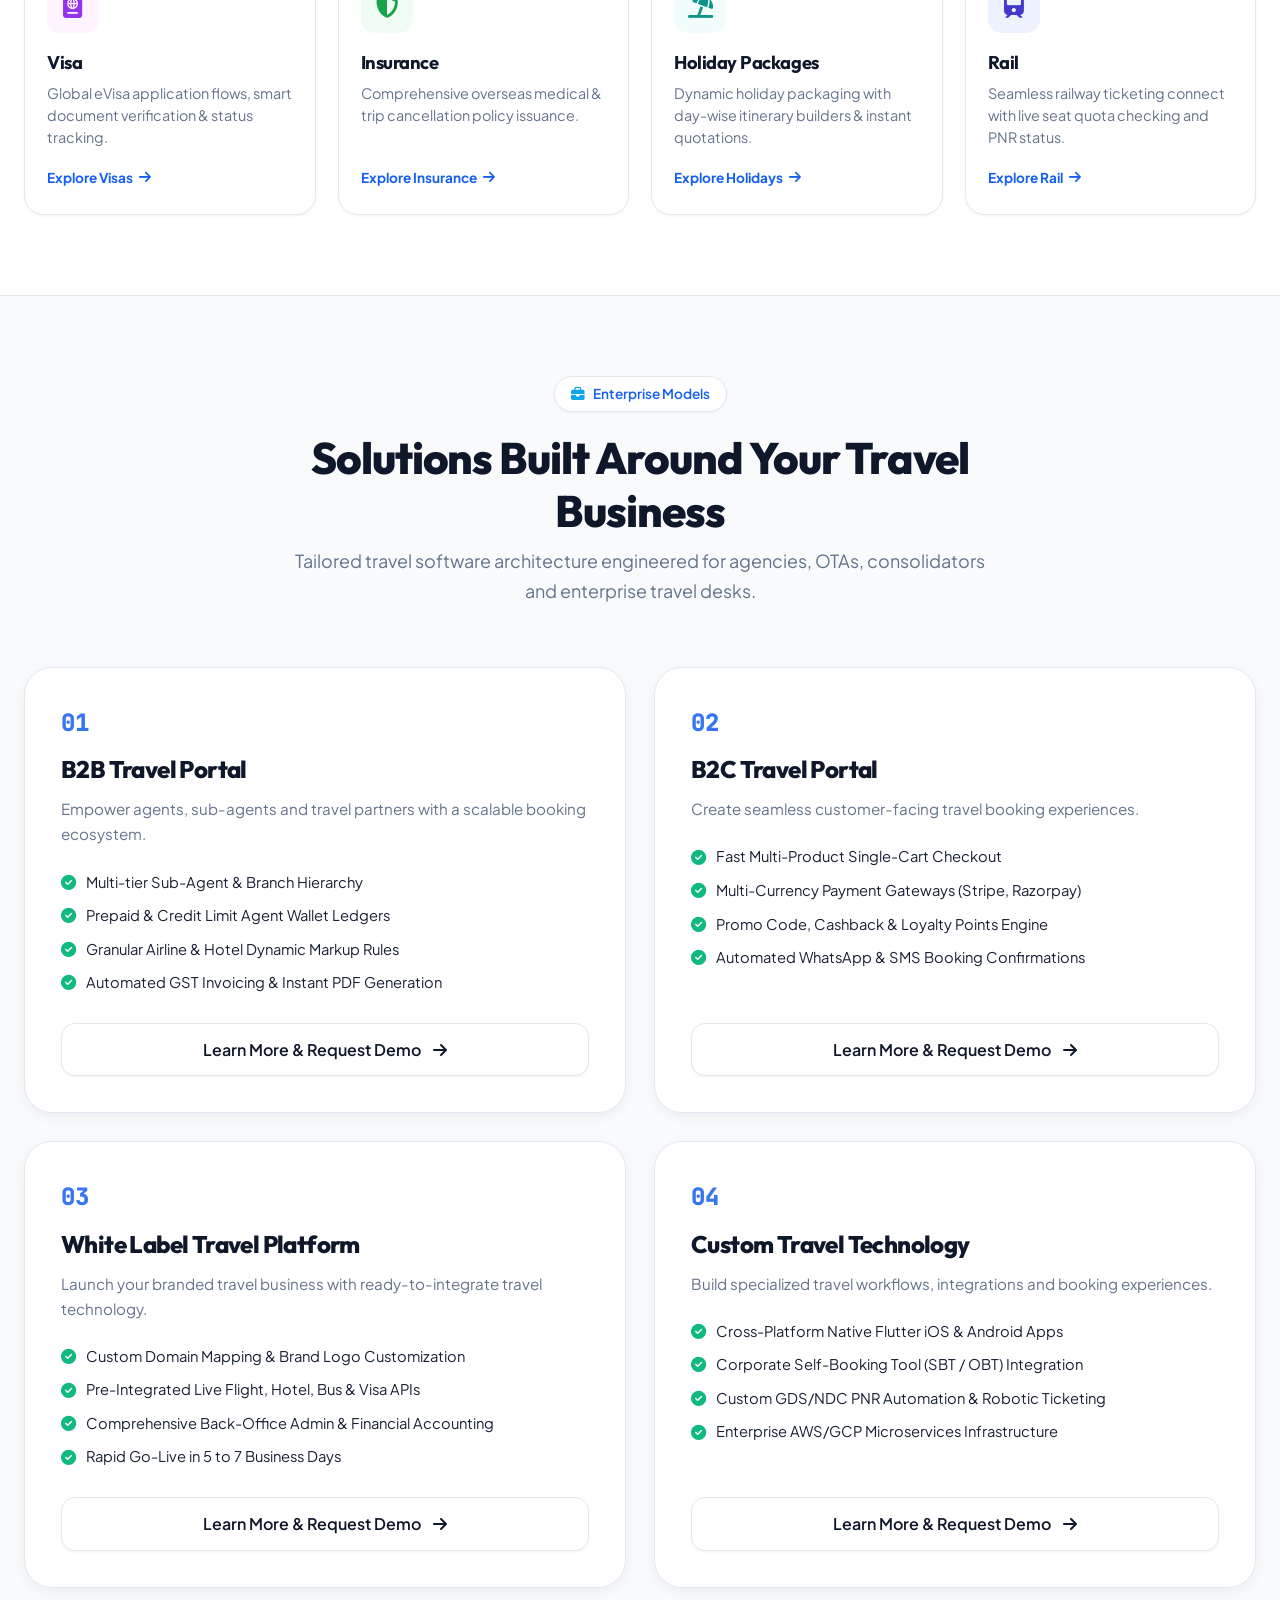
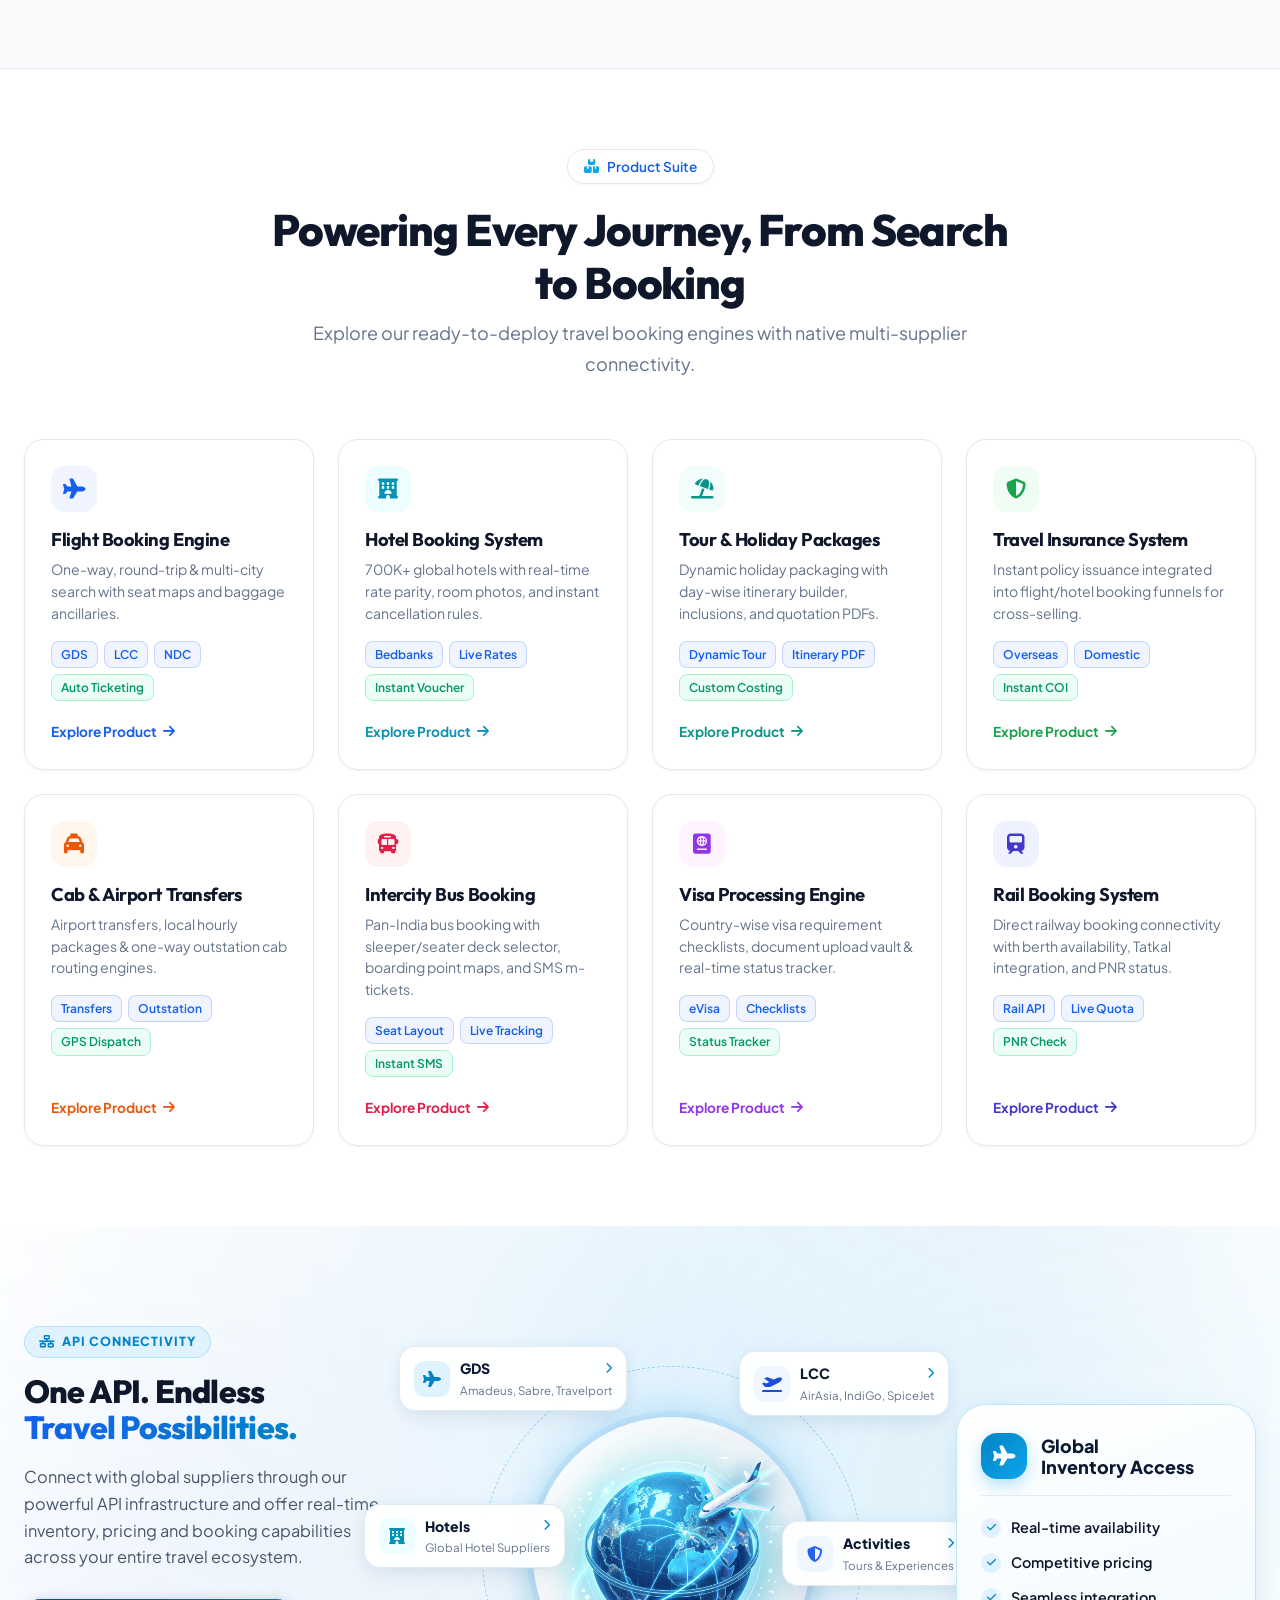
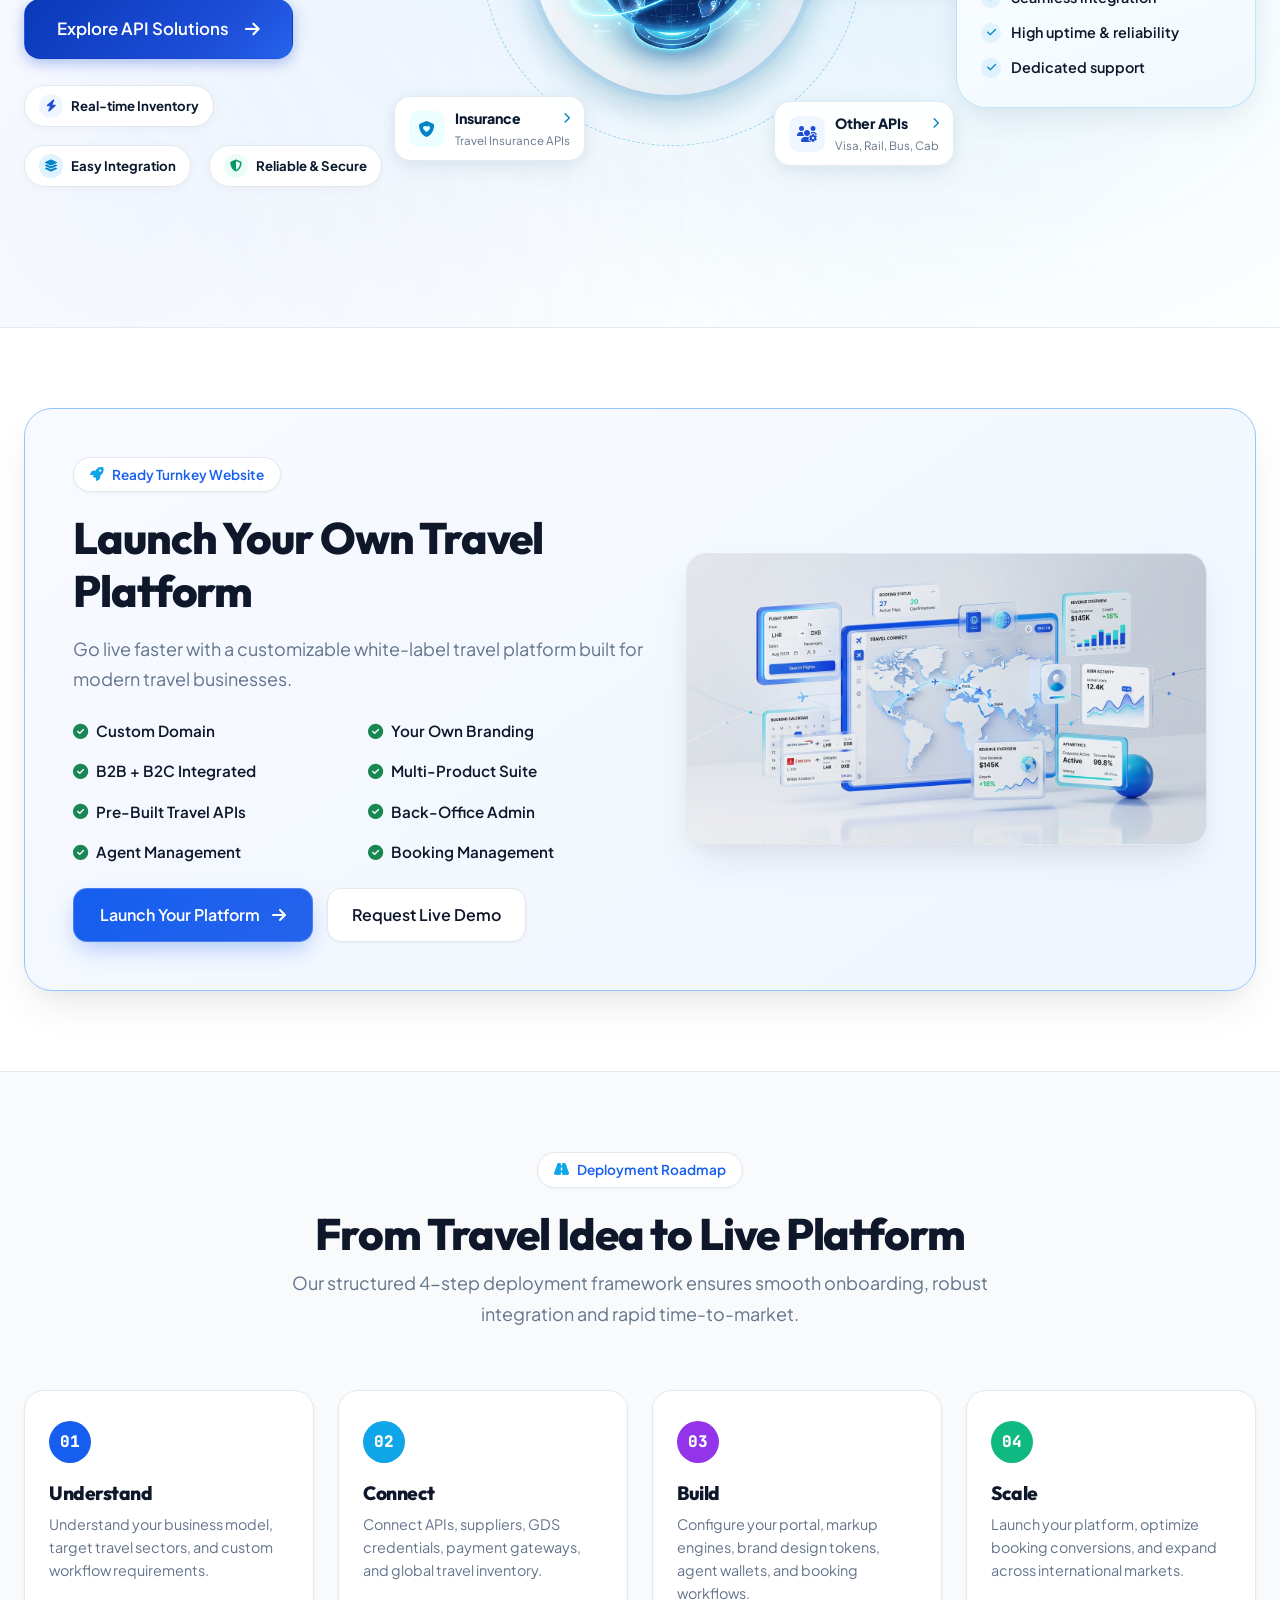
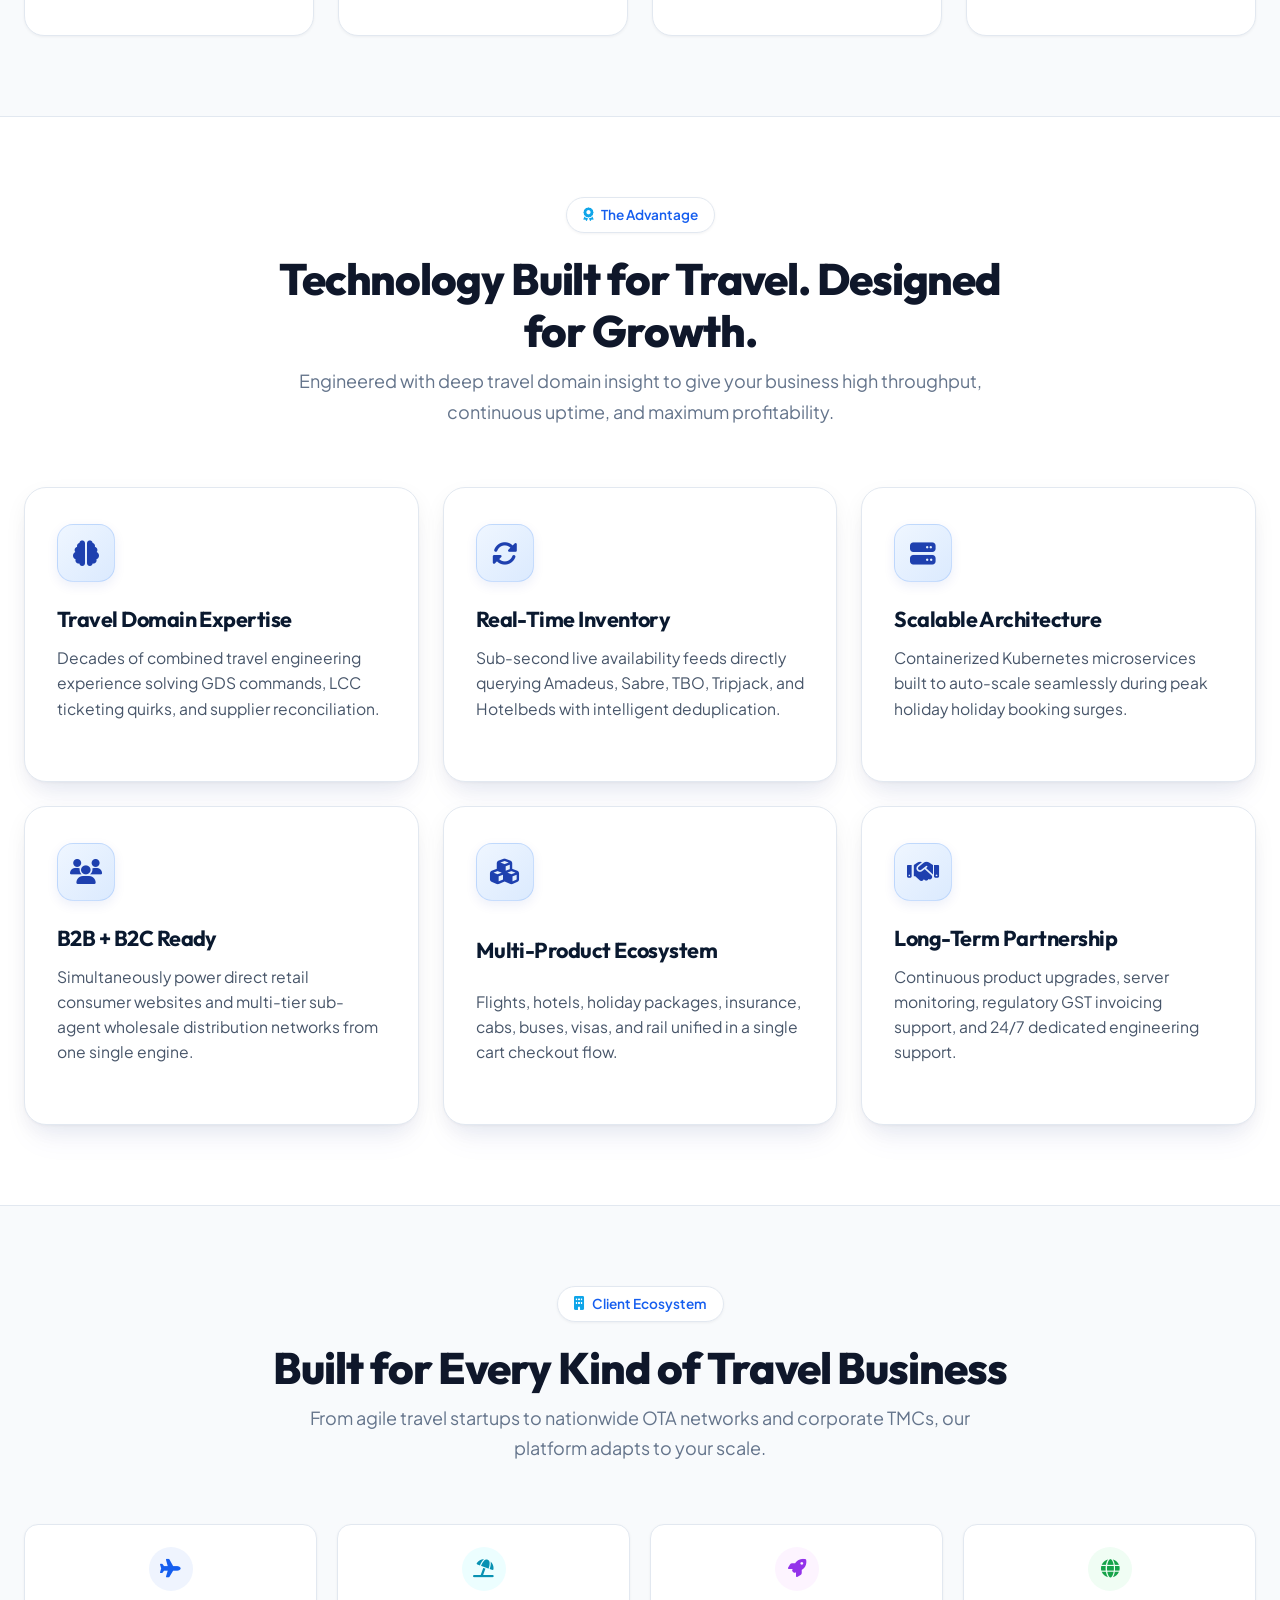
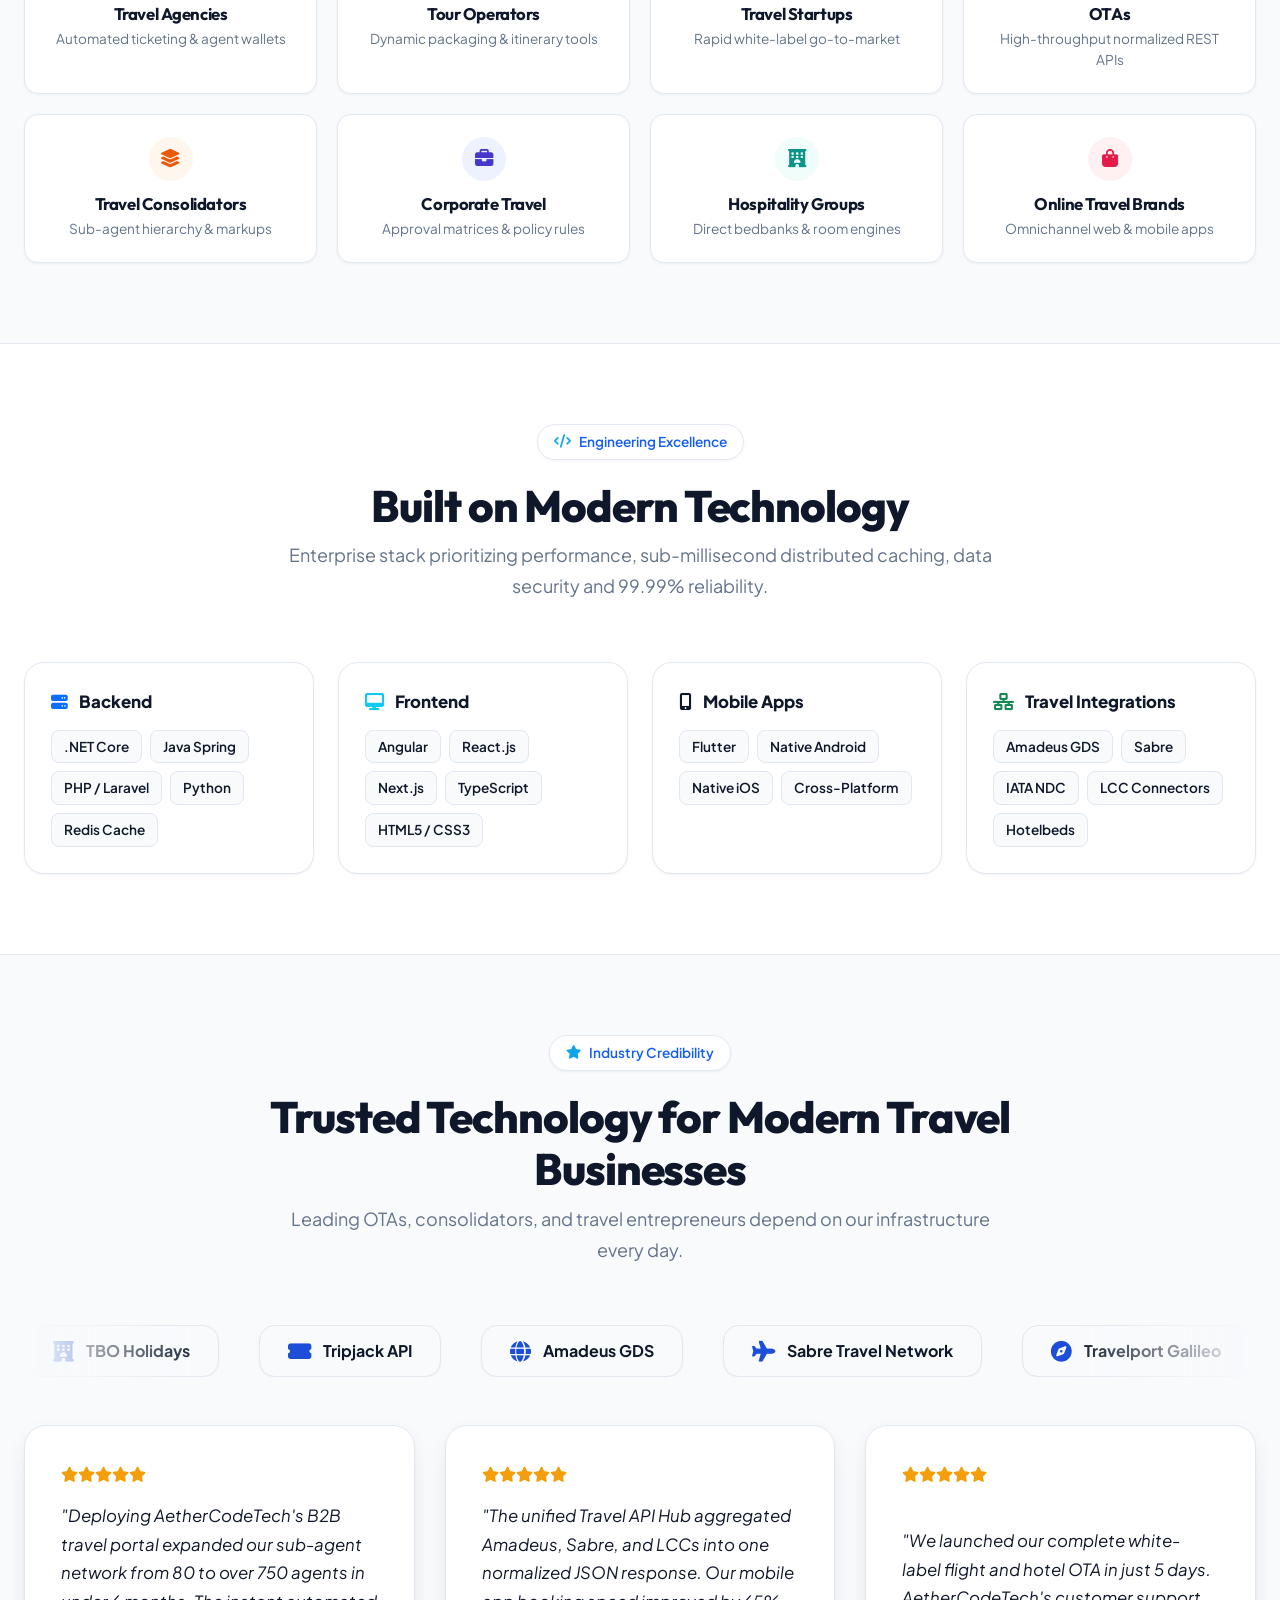
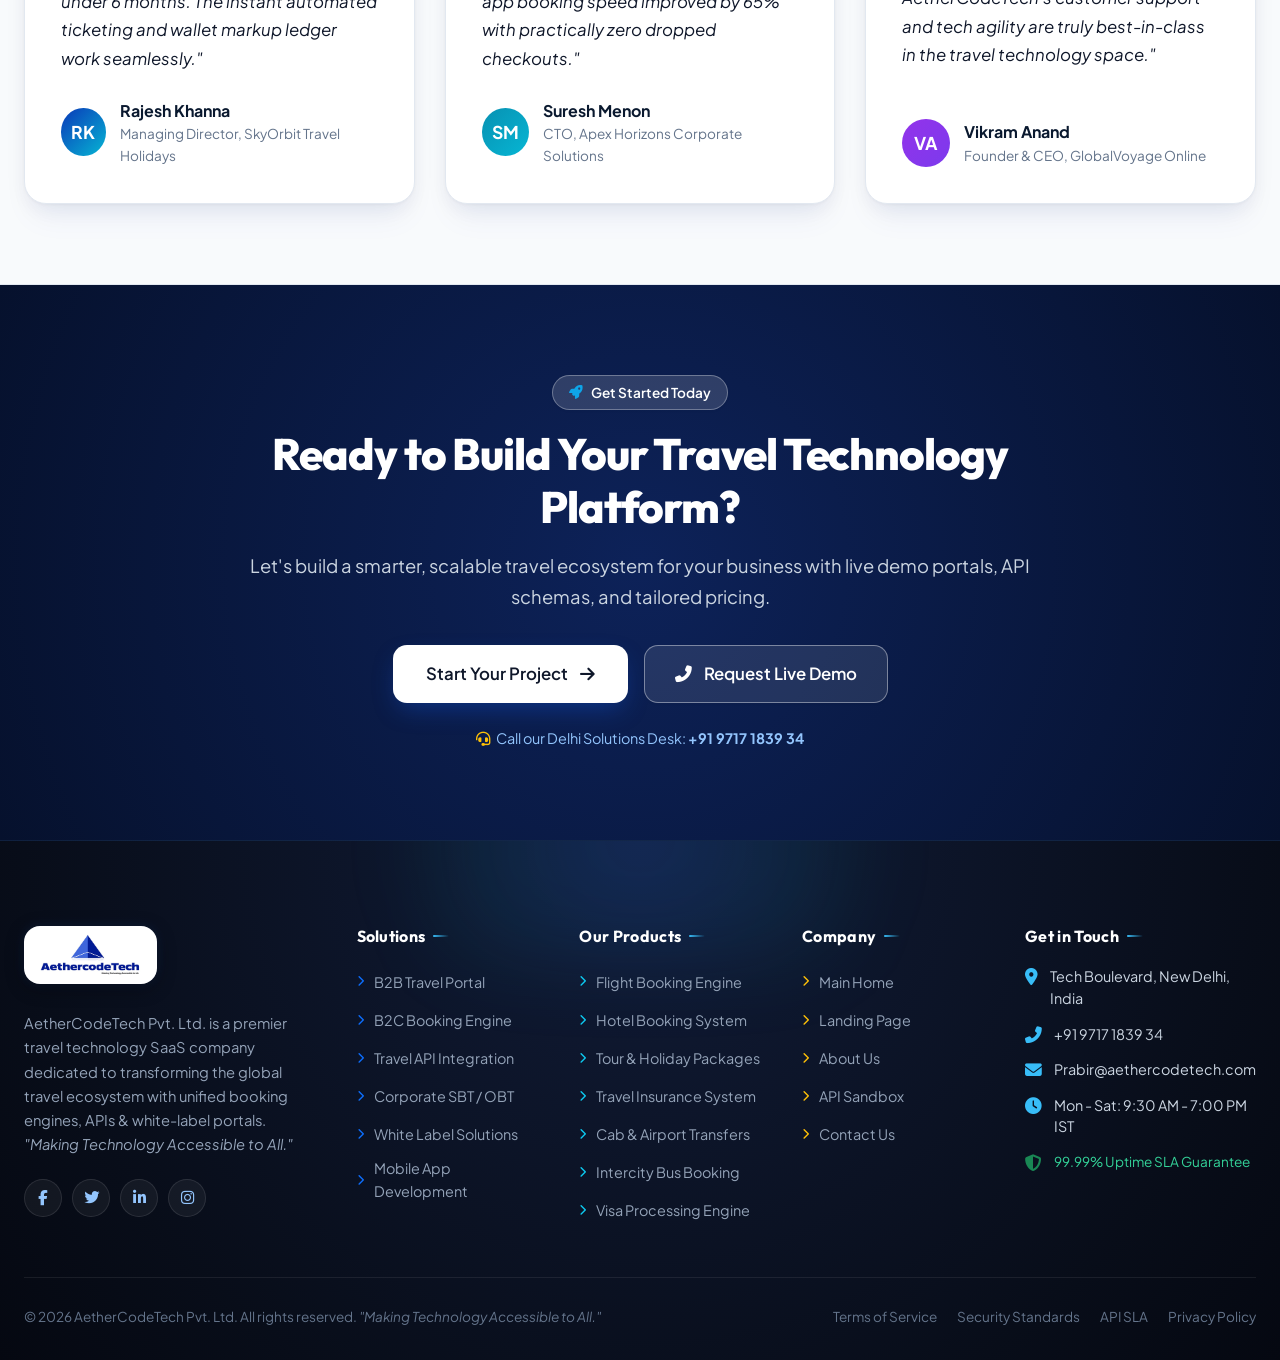
<file: landing.html>
<!DOCTYPE html>
<html lang="en">

<head>
  <meta charset="UTF-8">
  <meta name="viewport" content="width=device-width, initial-scale=1.0">
  <title>AetherCodeTech | Travel Technology Infrastructure & Enterprise Booking Solutions</title>

  <!-- SEO Meta Tags -->
  <meta name="description"
    content="AetherCodeTech is a premier travel technology infrastructure and SaaS solutions company providing travel booking engines, unified travel APIs, B2B/B2C portals, and white-label platforms.">
  <meta name="keywords"
    content="Travel Technology Solutions, Travel Booking Software, Travel API Integration, B2B Travel Portal, B2C Travel Portal, White Label Travel Platform, Flight Booking Engine, Hotel Booking System, Travel Management Software">
  <meta name="robots" content="index, follow">

  <!-- Open Graph / Social Meta -->
  <meta property="og:type" content="website">
  <meta property="og:url" content="https://aethercodetech.com/landing.html">
  <meta property="og:title" content="AetherCodeTech - Powering the Future of Travel Technology">
  <meta property="og:description"
    content="Build, connect and scale your travel business with powerful booking platforms, APIs and white-label travel solutions.">
  <meta property="og:image" content="assets/images/logo.png">

  <!-- Favicon -->
  <link rel="icon" type="image/png" href="assets/images/logo.png">

  <!-- Google Fonts: Plus Jakarta Sans & JetBrains Mono -->
  <link rel="preconnect" href="https://fonts.googleapis.com">
  <link rel="preconnect" href="https://fonts.gstatic.com" crossorigin>
  <link
    href="https://fonts.googleapis.com/css2?family=Plus+Jakarta+Sans:ital,wght@0,300;0,400;0,500;0,600;0,700;0,800;1,400;1,600&family=JetBrains+Mono:wght@400;500;600&display=swap"
    rel="stylesheet">

  <!-- Bootstrap 5.3.3 CSS & Bootstrap Icons -->
  <link href="https://cdn.jsdelivr.net/npm/bootstrap@5.3.3/dist/css/bootstrap.min.css" rel="stylesheet"
    integrity="sha384-QWTKZyjpPEjISv5WaRU9OFeRpok6YctnYmDr5pNlyT2bRjXh0JMhjY6hW+ALEwIH" crossorigin="anonymous">
  <link rel="stylesheet" href="https://cdn.jsdelivr.net/npm/bootstrap-icons@1.11.3/font/bootstrap-icons.min.css">

  <!-- FontAwesome 6.5.2 Icons -->
  <link rel="stylesheet" href="https://cdnjs.cloudflare.com/ajax/libs/font-awesome/6.5.2/css/all.min.css"
    integrity="sha512-SnH5WK+bZxgPHs44uWIX+LLJAJ9/2PkPKZ5QiAj6Ta86w+fsb2TkcmfRyVX3pBnMFcV7oQPJkl9QevSCWr3W6A=="
    crossorigin="anonymous" referrerpolicy="no-referrer">

  <!-- Custom Stylesheets -->
  <link rel="stylesheet" href="assets/css/theme.css">
  <link rel="stylesheet" href="assets/css/components.css">
  <link rel="stylesheet" href="assets/css/animations.css">
  <link rel="stylesheet" href="assets/css/landing.css">

  <!-- AOS (Animate On Scroll) CSS -->
  <link rel="stylesheet" href="https://cdn.jsdelivr.net/npm/aos@2.3.4/dist/aos.css">
</head>

<body class="lp-body">

  <!-- Ambient Particles Canvas -->
  <canvas id="ambient-canvas"></canvas>

  <!-- Ambient Light Blobs -->
  <div class="bg-ambient-glow glow-blue-1"></div>
  <div class="bg-ambient-glow glow-blue-2"></div>

  <!-- Top Announcement Bar -->
  <div class="top-announcement-bar">
    <div class="container container-wide">
      <div class="announcement-inner">
        <div class="announcement-left">
          <span class="status-badge"><span class="status-dot"></span> System Operational (99.99% Uptime)</span>
          <span class="d-none d-md-inline" style="opacity: 0.9;"><i class="fas fa-rocket me-1"></i> Next-Gen Enterprise Travel Tech & AI Solutions</span>
        </div>
        <div class="announcement-right">
          <a href="tel:+919717183934" class="announcement-link"><i class="fas fa-phone-alt"></i> +91 9717 1839 34</a>
          <a href="mailto:Prabir@aethercodetech.com" class="announcement-link"><i class="fas fa-envelope"></i>
            Prabir@aethercodetech.com</a>
        </div>
      </div>
    </div>
  </div>

  <!-- Main Navigation Header -->
  <header class="site-header">
    <div class="container container-wide">
      <div class="navbar-container">
        <!-- Logo -->
        <a href="index.html" class="brand-logo-wrapper">
          <img src="assets/images/logo.png" alt="AetherCodeTech Logo" class="brand-logo-img">
        </a>

        <!-- Desktop Navigation Links with SaaS Dropdowns -->
        <nav>
          <ul class="nav-links">
            <li class="nav-item"><a href="index.html" class="nav-link active">Home</a></li>

            <!-- Dropdown 1: Solutions & Services -->
            <li class="nav-item dropdown">
              <a href="services.html" class="nav-link">
                Solutions &amp; Services <i class="fas fa-chevron-down ms-1"></i>
              </a>
              <div class="dropdown-menu-custom dropdown-solutions">
                <div class="dropdown-grid-2">
                  <a href="services.html#tab-b2b" class="dropdown-item-card">
                    <div class="dropdown-item-icon"><i class="fas fa-users-cog"></i></div>
                    <div>
                      <div class="dropdown-item-title">B2B Agent Portal</div>
                      <div class="dropdown-item-desc">Multi-tier agency network, markups &amp; credit wallet ledger.</div>
                    </div>
                  </a>
                  <a href="services.html#tab-b2c" class="dropdown-item-card">
                    <div class="dropdown-item-icon" style="background: #ecfeff; color: #0891b2;"><i
                        class="fas fa-globe"></i></div>
                    <div>
                      <div class="dropdown-item-title">B2C OTA Engine</div>
                      <div class="dropdown-item-desc">High-speed flight, hotel &amp; package consumer booking engine.</div>
                    </div>
                  </a>
                  <a href="services.html#tab-api" class="dropdown-item-card">
                    <div class="dropdown-item-icon" style="background: #fdf4ff; color: #9333ea;"><i
                        class="fas fa-network-wired"></i></div>
                    <div>
                      <div class="dropdown-item-title">Travel API &amp; NDC Hub</div>
                      <div class="dropdown-item-desc">Unified REST API for 120+ airlines, GDS &amp; 1M+ hotels.</div>
                    </div>
                  </a>
                  <a href="services.html#tab-sbt" class="dropdown-item-card">
                    <div class="dropdown-item-icon" style="background: #f0fdf4; color: #16a34a;"><i
                        class="fas fa-building"></i></div>
                    <div>
                      <div class="dropdown-item-title">Corporate Travel (SBT)</div>
                      <div class="dropdown-item-desc">Policy compliance, manager approvals &amp; GST invoicing.</div>
                    </div>
                  </a>
                  <a href="services.html#tab-whitelabel" class="dropdown-item-card">
                    <div class="dropdown-item-icon" style="background: #fff7ed; color: #ea580c;"><i
                        class="fas fa-palette"></i></div>
                    <div>
                      <div class="dropdown-item-title">White-Label Portals</div>
                      <div class="dropdown-item-desc">Launch turnkey branded travel agency portal in 7 days.</div>
                    </div>
                  </a>
                  <a href="services.html#tab-mobile" class="dropdown-item-card">
                    <div class="dropdown-item-icon" style="background: #eef2ff; color: #4338ca;"><i
                        class="fas fa-mobile-alt"></i></div>
                    <div>
                      <div class="dropdown-item-title">Mobile Apps &amp; Cloud IT</div>
                      <div class="dropdown-item-desc">iOS &amp; Android Flutter apps, microservices &amp; ERP sync.</div>
                    </div>
                  </a>
                </div>
                <div class="dropdown-bottom-bar">
                  <span><i class="fas fa-bolt text-primary me-1"></i> Need custom architectural integration?</span>
                  <a href="services.html" class="trigger-demo-modal">Consult Our Solutions Architect <i
                      class="fas fa-arrow-right"></i></a>
                </div>
              </div>
            </li>

            <!-- Dropdown 2: Our Products -->
            <li class="nav-item dropdown">
              <a href="products.html" class="nav-link">
                Our Products <i class="fas fa-chevron-down ms-1"></i>
              </a>
              <div class="dropdown-menu-custom dropdown-products-mega">
                <div class="dropdown-products-container">

                  <!-- Left / Center: Categorized Products -->
                  <div class="dropdown-products-main">

                    <!-- Category 1: Core Travel Engines -->
                    <div class="dropdown-col">
                      <div class="dropdown-col-heading">
                        <i class="fas fa-layer-group text-primary me-2"></i> Travel Booking Engines
                      </div>
                      <div class="dropdown-items-stack">
                        <a href="products.html#tab-flight" class="dropdown-item-card">
                          <div class="dropdown-item-icon icon-blue"><i class="fas fa-plane-departure"></i></div>
                          <div class="dropdown-item-content">
                            <div class="dropdown-item-title">Flight Booking Engine</div>
                            <div class="dropdown-item-desc">GDS, LCC &amp; NDC aggregation with auto-ticketing.</div>
                          </div>
                        </a>
                        <a href="products.html#tab-hotel" class="dropdown-item-card">
                          <div class="dropdown-item-icon icon-cyan"><i class="fas fa-hotel"></i></div>
                          <div class="dropdown-item-content">
                            <div class="dropdown-item-title">Hotel Booking System</div>
                            <div class="dropdown-item-desc">1M+ global hotels with real-time rate parity.</div>
                          </div>
                        </a>
                        <a href="products.html#tab-tours" class="dropdown-item-card">
                          <div class="dropdown-item-icon icon-teal"><i class="fas fa-umbrella-beach"></i></div>
                          <div class="dropdown-item-content">
                            <div class="dropdown-item-title">Tour &amp; Holiday Packages</div>
                            <div class="dropdown-item-desc">Dynamic holiday itineraries &amp; quotation engine.</div>
                          </div>
                        </a>
                        <a href="products.html#tab-insurance" class="dropdown-item-card">
                          <div class="dropdown-item-icon icon-emerald"><i class="fas fa-shield-heart"></i></div>
                          <div class="dropdown-item-content">
                            <div class="dropdown-item-title">Travel Insurance Engine</div>
                            <div class="dropdown-item-desc">Overseas, domestic &amp; instant policy issuance.</div>
                          </div>
                        </a>
                      </div>
                    </div>

                    <!-- Category 2: Mobility & Ancillaries -->
                    <div class="dropdown-col">
                      <div class="dropdown-col-heading">
                        <i class="fas fa-route text-primary me-2"></i> Mobility &amp; Ancillary Services
                      </div>
                      <div class="dropdown-items-stack">
                        <a href="products.html#tab-cabs" class="dropdown-item-card">
                          <div class="dropdown-item-icon icon-amber"><i class="fas fa-taxi"></i></div>
                          <div class="dropdown-item-content">
                            <div class="dropdown-item-title">Cab &amp; Airport Transfers</div>
                            <div class="dropdown-item-desc">Outstation, local &amp; transfer dispatch integrations.</div>
                          </div>
                        </a>
                        <a href="products.html#tab-bus" class="dropdown-item-card">
                          <div class="dropdown-item-icon icon-rose"><i class="fas fa-bus"></i></div>
                          <div class="dropdown-item-content">
                            <div class="dropdown-item-title">Intercity Bus Booking</div>
                            <div class="dropdown-item-desc">Pan-India bus routes with seat deck selector.</div>
                          </div>
                        </a>
                        <a href="products.html#tab-visa" class="dropdown-item-card">
                          <div class="dropdown-item-icon icon-purple"><i class="fas fa-passport"></i></div>
                          <div class="dropdown-item-content">
                            <div class="dropdown-item-title">Visa Processing System</div>
                            <div class="dropdown-item-desc">eVisa applications, checklist &amp; live tracking.</div>
                          </div>
                        </a>
                      </div>
                    </div>

                  </div>

                  <!-- Right Column: Featured Spotlight Card -->
                  <div class="dropdown-spotlight-card">
                    <div>
                      <div class="spotlight-badge"><i class="fas fa-layer-group text-primary"></i> Standalone & API Suites</div>
                      <div class="spotlight-img-wrap">
                        <div class="spotlight-card-icon"><i class="fas fa-cubes"></i></div>
                        <h4 class="spotlight-title">Unified Booking Engines</h4>
                      </div>
                      <p class="spotlight-desc">Modular booking engines for Flights, Hotels, Tours, Visas, Buses, Cabs &amp; Insurance with live UI designs.</p>
                      <ul class="spotlight-list">
                        <li><i class="fas fa-check-circle text-success"></i> Standalone or API integrations</li>
                        <li><i class="fas fa-check-circle text-success"></i> Real-time multi-supplier inventory</li>
                        <li><i class="fas fa-check-circle text-success"></i> White-label ready interfaces</li>
                      </ul>
                    </div>
                    <a href="products.html" class="btn btn-primary btn-sm w-100 mt-2">
                      <i class="fas fa-layer-group me-1"></i> View All Products
                    </a>
                  </div>

                </div>

                <!-- Dropdown Footer -->
                <div class="dropdown-bottom-bar">
                  <div class="dropdown-bottom-links">
                    <a href="index.html#api-sandbox"><i class="fas fa-terminal text-primary me-1"></i> Interactive API Sandbox</a>
                    <span class="dropdown-divider-dot">•</span>
                    <a href="about.html#architecture"><i class="fas fa-server text-primary me-1"></i> Cloud Architecture</a>
                    <span class="dropdown-divider-dot">•</span>
                    <a href="mailto:Prabir@aethercodetech.com"><i class="fas fa-headset text-primary me-1"></i> 24/7 Tech Support</a>
                  </div>
                  <a href="products.html" class="dropdown-view-all">
                    Explore All Products <i class="fas fa-arrow-right ms-1"></i>
                  </a>
                </div>

              </div>
            </li>

            <li class="nav-item"><a href="about.html" class="nav-link">About Us</a></li>
            <li class="nav-item"><a href="contact.html" class="nav-link">Contact</a></li>
          </ul>
        </nav>

        <!-- Navigation CTAs -->
        <div class="header-cta-group">
          <a href="tel:+919717183934" class="btn-header-phone d-none d-xl-inline-flex">
            <i class="fas fa-phone-alt text-primary"></i> +91 9717 1839 34
          </a>
          <a href="#" class="btn btn-primary sheen-effect trigger-demo-modal d-none d-sm-inline-flex">
            <i class="fas fa-calendar-alt me-2"></i> Schedule Demo
          </a>
          <button class="mobile-nav-toggle d-lg-none" aria-label="Toggle Navigation">
            <i class="fas fa-bars"></i>
          </button>
        </div>
      </div>
    </div>
  </header>

  <!-- Mobile Drawer Menu -->
  <div class="mobile-drawer" id="mobile-drawer-menu">
    <div class="mobile-drawer-content">
      <ul class="mobile-nav-list">
        <li><a href="index.html" class="mobile-nav-link"><i class="fas fa-home me-2"></i> Home</a></li>
        <li><a href="services.html" class="mobile-nav-link"><i class="fas fa-cubes me-2"></i> Solutions &amp; Services</a></li>
        <li><a href="products.html" class="mobile-nav-link"><i class="fas fa-layer-group me-2"></i> Products Suite</a></li>
        <li><a href="about.html" class="mobile-nav-link"><i class="fas fa-info-circle me-2"></i> About Us</a></li>
        <li><a href="contact.html" class="mobile-nav-link"><i class="fas fa-envelope me-2"></i> Contact Us</a></li>
      </ul>
      <div class="mobile-drawer-cta mt-4">
        <a href="tel:+919717183934" class="btn btn-outline-primary w-100 mb-2">
          <i class="fas fa-phone-alt me-2"></i> +91 9717 1839 34
        </a>
        <a href="#" class="btn btn-primary w-100 trigger-demo-modal">
          <i class="fas fa-calendar-alt me-2"></i> Schedule Demo
        </a>
      </div>
    </div>
  </div>

  <main>
    <!-- HERO SECTION -->
    <section class="lp-hero-section">
      <div class="container container-wide">
        <div class="lp-hero-grid">

          <!-- Left Hero Content -->
          <div data-aos="fade-right" data-aos-duration="800">
            <div class="lp-badge-pill">
              <i class="fas fa-sparkles"></i>
              <span>Next-Gen Travel Technology Platform</span>
            </div>

            <h1 class="lp-h1 mb-3">
              Powering the Future of <br>
              <span class="lp-gradient-text">Travel Technology</span>
            </h1>

            <p class="lp-subtitle mb-4">
              Build, connect and scale your travel business with powerful booking platforms, APIs and white-label travel solutions.
            </p>

            <div style="display: flex; gap: 14px; flex-wrap: wrap; margin-bottom: 24px;">
              <a href="#solutions" class="lp-btn-primary">
                Explore Travel Solutions <i class="fas fa-arrow-right ms-1"></i>
              </a>
              <a href="#" class="lp-btn-secondary trigger-demo-modal">
                Request a Free Demo <i class="fas fa-calendar-alt ms-1"></i>
              </a>
            </div>

            <div style="display: flex; align-items: center; gap: 8px; font-size: 0.85rem; color: var(--lp-text-muted); font-weight: 600;">
              <i class="fas fa-layer-group text-primary"></i>
              <span>Flights • Hotels • Bus • Cab • Visa • Insurance • Holidays • Rail</span>
            </div>
          </div>

          <!-- Right Hero Visual: Layered Travel-Tech Browser Mockup -->
          <div class="lp-mockup-wrapper" data-aos="fade-left" data-aos-duration="800" data-aos-delay="150">

            <!-- Floating Badge 1: 700K+ Hotels -->
            <div class="lp-floating-badge lp-badge-1">
              <div class="lp-floating-icon" style="background: #e0f2fe; color: #0284c7;">
                <i class="fas fa-hotel"></i>
              </div>
              <div>
                <div style="font-size: 0.72rem; color: var(--lp-text-muted); font-weight: 600;">Global Inventory</div>
                <div style="font-size: 0.95rem; font-weight: 800; color: var(--lp-navy);">700K+ Hotels</div>
              </div>
            </div>

            <!-- Floating Badge 2: 30+ Travel APIs -->
            <div class="lp-floating-badge lp-badge-2">
              <div class="lp-floating-icon" style="background: #eff6ff; color: #1d4ed8;">
                <i class="fas fa-network-wired"></i>
              </div>
              <div>
                <div style="font-size: 0.72rem; color: var(--lp-text-muted); font-weight: 600;">Sub-180ms Latency</div>
                <div style="font-size: 0.95rem; font-weight: 800; color: var(--lp-navy);">30+ Travel APIs</div>
              </div>
            </div>

            <!-- Floating Badge 3: Real-Time B2B/B2C -->
            <div class="lp-floating-badge lp-badge-3">
              <div class="lp-floating-icon" style="background: #ecfdf5; color: #059669;">
                <i class="fas fa-check-circle"></i>
              </div>
              <div>
                <div style="font-size: 0.72rem; color: var(--lp-text-muted); font-weight: 600;">Unified Ecosystem</div>
                <div style="font-size: 0.95rem; font-weight: 800; color: var(--lp-navy);">B2B + B2C Ready</div>
              </div>
            </div>

            <!-- Browser Mockup Card -->
            <div class="lp-browser-frame">
              <div class="lp-browser-header">
                <div class="lp-browser-dots">
                  <span class="lp-browser-dot lp-dot-red"></span>
                  <span class="lp-browser-dot lp-dot-yellow"></span>
                  <span class="lp-browser-dot lp-dot-green"></span>
                </div>
                <div class="lp-browser-searchbar">
                  <i class="fas fa-lock text-success" style="font-size: 0.65rem;"></i>
                  <span>https://api.aethercodetech.com/v2/flights/search</span>
                </div>
                <div style="font-size: 0.72rem; font-weight: 700; color: #10b981;">
                  <span class="status-dot"></span> LIVE
                </div>
              </div>

              <div class="lp-browser-body">
                <!-- Mockup Search Widget -->
                <div class="lp-search-widget">
                  <div class="lp-search-tabs">
                    <span class="lp-search-tab active"><i class="fas fa-plane-departure me-1"></i> Flight Search</span>
                    <span class="lp-search-tab"><i class="fas fa-hotel me-1"></i> Hotels</span>
                    <span class="lp-search-tab"><i class="fas fa-passport me-1"></i> Visa</span>
                  </div>
                  <div class="lp-search-inputs-grid">
                    <div class="lp-search-field">
                      <span class="lp-search-field-label">From</span>
                      <span class="lp-search-field-val">DEL - New Delhi</span>
                    </div>
                    <div class="lp-search-field">
                      <span class="lp-search-field-label">To</span>
                      <span class="lp-search-field-val">DXB - Dubai</span>
                    </div>
                    <div class="lp-search-field">
                      <span class="lp-search-field-label">Date</span>
                      <span class="lp-search-field-val">15 Nov 2026</span>
                    </div>
                    <div class="lp-search-field" style="background: var(--lp-primary); color: #fff; text-align: center; display: flex; align-items: center; justify-content: center; cursor: pointer;">
                      <i class="fas fa-search me-1"></i> <strong>Search</strong>
                    </div>
                  </div>
                </div>

                <!-- Mockup Flight Result Card 1 -->
                <div class="lp-flight-card">
                  <div class="lp-flight-airline">
                    <div class="lp-airline-icon"><i class="fas fa-plane"></i></div>
                    <div>
                      <div style="font-weight: 800; font-size: 0.9rem; color: var(--lp-navy);">Emirates (EK-511)</div>
                      <div class="lp-tag lp-tag-success" style="font-size: 0.68rem;">Direct • Instant Auto-Ticket</div>
                    </div>
                  </div>
                  <div class="lp-flight-times">
                    <div>
                      <div class="lp-flight-time">09:45</div>
                      <div class="lp-flight-city">DEL (T3)</div>
                    </div>
                    <div class="lp-flight-duration-line">
                      <i class="fas fa-plane"></i>
                    </div>
                    <div>
                      <div class="lp-flight-time">12:15</div>
                      <div class="lp-flight-city">DXB (T3)</div>
                    </div>
                  </div>
                  <div class="lp-flight-price-box">
                    <div class="lp-flight-price">$327.50</div>
                    <button class="btn btn-sm btn-primary" style="font-size: 0.72rem; padding: 4px 10px;">Book Now</button>
                  </div>
                </div>

                <!-- Mockup Flight Result Card 2 -->
                <div class="lp-flight-card" style="margin-bottom: 0;">
                  <div class="lp-flight-airline">
                    <div class="lp-airline-icon" style="background: #fdf4ff; color: #9333ea;"><i class="fas fa-plane"></i></div>
                    <div>
                      <div style="font-weight: 800; font-size: 0.9rem; color: var(--lp-navy);">Air India (AI-995)</div>
                      <div class="lp-tag lp-tag-primary" style="font-size: 0.68rem;">GDS &amp; NDC Aggregated</div>
                    </div>
                  </div>
                  <div class="lp-flight-times">
                    <div>
                      <div class="lp-flight-time">20:10</div>
                      <div class="lp-flight-city">DEL (T3)</div>
                    </div>
                    <div class="lp-flight-duration-line">
                      <i class="fas fa-plane"></i>
                    </div>
                    <div>
                      <div class="lp-flight-time">22:45</div>
                      <div class="lp-flight-city">DXB (T1)</div>
                    </div>
                  </div>
                  <div class="lp-flight-price-box">
                    <div class="lp-flight-price">$312.00</div>
                    <button class="btn btn-sm btn-outline-primary" style="font-size: 0.72rem; padding: 4px 10px;">Book Now</button>
                  </div>
                </div>

              </div>
            </div>

          </div>
        </div>
      </div>
    </section>

    <!-- TRUST / STATS SECTION -->
    <section class="lp-stats-strip">
      <div class="container container-wide">
        <div class="lp-stats-grid">
          <div class="lp-stat-item" data-aos="fade-up" data-aos-delay="100">
            <div class="lp-stat-num">30+</div>
            <div class="lp-stat-lbl">Travel API Integrations</div>
          </div>
          <div class="lp-stat-item" data-aos="fade-up" data-aos-delay="150">
            <div class="lp-stat-num">700K+</div>
            <div class="lp-stat-lbl">Hotel Inventory</div>
          </div>
          <div class="lp-stat-item" data-aos="fade-up" data-aos-delay="200">
            <div class="lp-stat-num">8+</div>
            <div class="lp-stat-lbl">Travel Products</div>
          </div>
          <div class="lp-stat-item" data-aos="fade-up" data-aos-delay="250">
            <div class="lp-stat-num">B2B + B2C</div>
            <div class="lp-stat-lbl">Travel Platforms</div>
          </div>
          <div class="lp-stat-item" data-aos="fade-up" data-aos-delay="300">
            <div class="lp-stat-num">Global</div>
            <div class="lp-stat-lbl">Travel Connectivity</div>
          </div>
        </div>
      </div>
    </section>

    <!-- TRAVEL ECOSYSTEM SECTION -->
    <section class="section-spacing" style="background: #ffffff;">
      <div class="container container-wide">
        <div class="section-header" data-aos="fade-up">
          <div class="lp-badge-pill"><i class="fas fa-cubes"></i> Unified Ecosystem</div>
          <h2 class="lp-h2">One Technology Ecosystem. Every Travel Need.</h2>
          <p class="lp-subtitle" style="max-width: 720px; margin: 0 auto;">
            Connect flights, hotels, buses, cabs, insurance, visas and holiday packages through one powerful travel technology ecosystem.
          </p>
        </div>

        <div class="lp-ecosystem-grid">
          <!-- Card 1: Flight -->
          <a href="#products" class="lp-eco-card" data-aos="fade-up" data-aos-delay="100">
            <div>
              <div class="lp-eco-icon-wrap" style="background: #eff6ff; color: #1d4ed8;">
                <i class="fas fa-plane-departure"></i>
              </div>
              <h3 class="lp-eco-card-title">Flight</h3>
              <p class="lp-eco-card-desc">GDS, LCC &amp; NDC multi-source fare aggregator with auto-ticketing.</p>
            </div>
            <div class="lp-eco-link">Explore Flights <i class="fas fa-arrow-right"></i></div>
          </a>

          <!-- Card 2: Hotel -->
          <a href="#products" class="lp-eco-card" data-aos="fade-up" data-aos-delay="150">
            <div>
              <div class="lp-eco-icon-wrap" style="background: #ecfeff; color: #0891b2;">
                <i class="fas fa-hotel"></i>
              </div>
              <h3 class="lp-eco-card-title">Hotel</h3>
              <p class="lp-eco-card-desc">700K+ properties worldwide with direct bedbanks &amp; instant voucher generation.</p>
            </div>
            <div class="lp-eco-link">Explore Hotels <i class="fas fa-arrow-right"></i></div>
          </a>

          <!-- Card 3: Bus -->
          <a href="#products" class="lp-eco-card" data-aos="fade-up" data-aos-delay="200">
            <div>
              <div class="lp-eco-icon-wrap" style="background: #fff1f2; color: #e11d48;">
                <i class="fas fa-bus"></i>
              </div>
              <h3 class="lp-eco-card-title">Bus</h3>
              <p class="lp-eco-card-desc">Pan-India intercity bus network with real-time seat deck layouts &amp; live tracking.</p>
            </div>
            <div class="lp-eco-link">Explore Buses <i class="fas fa-arrow-right"></i></div>
          </a>

          <!-- Card 4: Cab -->
          <a href="#products" class="lp-eco-card" data-aos="fade-up" data-aos-delay="250">
            <div>
              <div class="lp-eco-icon-wrap" style="background: #fff7ed; color: #ea580c;">
                <i class="fas fa-taxi"></i>
              </div>
              <h3 class="lp-eco-card-title">Cab</h3>
              <p class="lp-eco-card-desc">Outstation, local hourly rentals &amp; airport transfer fleet dispatch APIs.</p>
            </div>
            <div class="lp-eco-link">Explore Cabs <i class="fas fa-arrow-right"></i></div>
          </a>

          <!-- Card 5: Visa -->
          <a href="#products" class="lp-eco-card" data-aos="fade-up" data-aos-delay="300">
            <div>
              <div class="lp-eco-icon-wrap" style="background: #fdf4ff; color: #9333ea;">
                <i class="fas fa-passport"></i>
              </div>
              <h3 class="lp-eco-card-title">Visa</h3>
              <p class="lp-eco-card-desc">Global eVisa application flows, smart document verification &amp; status tracking.</p>
            </div>
            <div class="lp-eco-link">Explore Visas <i class="fas fa-arrow-right"></i></div>
          </a>

          <!-- Card 6: Insurance -->
          <a href="#products" class="lp-eco-card" data-aos="fade-up" data-aos-delay="350">
            <div>
              <div class="lp-eco-icon-wrap" style="background: #f0fdf4; color: #16a34a;">
                <i class="fas fa-shield-alt"></i>
              </div>
              <h3 class="lp-eco-card-title">Insurance</h3>
              <p class="lp-eco-card-desc">Comprehensive overseas medical &amp; trip cancellation policy issuance.</p>
            </div>
            <div class="lp-eco-link">Explore Insurance <i class="fas fa-arrow-right"></i></div>
          </a>

          <!-- Card 7: Holiday Packages -->
          <a href="#products" class="lp-eco-card" data-aos="fade-up" data-aos-delay="400">
            <div>
              <div class="lp-eco-icon-wrap" style="background: #f0fdfa; color: #0d9488;">
                <i class="fas fa-umbrella-beach"></i>
              </div>
              <h3 class="lp-eco-card-title">Holiday Packages</h3>
              <p class="lp-eco-card-desc">Dynamic holiday packaging with day-wise itinerary builders &amp; instant quotations.</p>
            </div>
            <div class="lp-eco-link">Explore Holidays <i class="fas fa-arrow-right"></i></div>
          </a>

          <!-- Card 8: Rail -->
          <a href="#products" class="lp-eco-card" data-aos="fade-up" data-aos-delay="450">
            <div>
              <div class="lp-eco-icon-wrap" style="background: #eef2ff; color: #4338ca;">
                <i class="fas fa-train"></i>
              </div>
              <h3 class="lp-eco-card-title">Rail</h3>
              <p class="lp-eco-card-desc">Seamless railway ticketing connect with live seat quota checking and PNR status.</p>
            </div>
            <div class="lp-eco-link">Explore Rail <i class="fas fa-arrow-right"></i></div>
          </a>
        </div>
      </div>
    </section>

    <!-- BUSINESS SOLUTIONS SECTION -->
    <section id="solutions" class="section-spacing" style="background: var(--lp-bg); border-top: 1px solid var(--lp-border); border-bottom: 1px solid var(--lp-border);">
      <div class="container container-wide">
        <div class="section-header" data-aos="fade-up">
          <div class="lp-badge-pill"><i class="fas fa-briefcase"></i> Enterprise Models</div>
          <h2 class="lp-h2">Solutions Built Around Your Travel Business</h2>
          <p class="lp-subtitle" style="max-width: 720px; margin: 0 auto;">
            Tailored travel software architecture engineered for agencies, OTAs, consolidators and enterprise travel desks.
          </p>
        </div>

        <div class="lp-solutions-grid">
          <!-- Sol 1: B2B Travel Portal -->
          <div class="lp-sol-card" data-aos="fade-right" data-aos-delay="100">
            <div>
              <span class="lp-sol-number">01</span>
              <h3 class="lp-sol-title">B2B Travel Portal</h3>
              <p class="lp-sol-desc">Empower agents, sub-agents and travel partners with a scalable booking ecosystem.</p>
              <ul class="lp-sol-list">
                <li><i class="fas fa-check-circle"></i> Multi-tier Sub-Agent &amp; Branch Hierarchy</li>
                <li><i class="fas fa-check-circle"></i> Prepaid &amp; Credit Limit Agent Wallet Ledgers</li>
                <li><i class="fas fa-check-circle"></i> Granular Airline &amp; Hotel Dynamic Markup Rules</li>
                <li><i class="fas fa-check-circle"></i> Automated GST Invoicing &amp; Instant PDF Generation</li>
              </ul>
            </div>
            <a href="#" class="lp-btn-secondary trigger-demo-modal" style="width: 100%;">
              Learn More &amp; Request Demo <i class="fas fa-arrow-right ms-1"></i>
            </a>
          </div>

          <!-- Sol 2: B2C Travel Portal -->
          <div class="lp-sol-card" data-aos="fade-left" data-aos-delay="150">
            <div>
              <span class="lp-sol-number">02</span>
              <h3 class="lp-sol-title">B2C Travel Portal</h3>
              <p class="lp-sol-desc">Create seamless customer-facing travel booking experiences.</p>
              <ul class="lp-sol-list">
                <li><i class="fas fa-check-circle"></i> Fast Multi-Product Single-Cart Checkout</li>
                <li><i class="fas fa-check-circle"></i> Multi-Currency Payment Gateways (Stripe, Razorpay)</li>
                <li><i class="fas fa-check-circle"></i> Promo Code, Cashback &amp; Loyalty Points Engine</li>
                <li><i class="fas fa-check-circle"></i> Automated WhatsApp &amp; SMS Booking Confirmations</li>
              </ul>
            </div>
            <a href="#" class="lp-btn-secondary trigger-demo-modal" style="width: 100%;">
              Learn More &amp; Request Demo <i class="fas fa-arrow-right ms-1"></i>
            </a>
          </div>

          <!-- Sol 3: White Label Platform -->
          <div class="lp-sol-card" data-aos="fade-right" data-aos-delay="200">
            <div>
              <span class="lp-sol-number">03</span>
              <h3 class="lp-sol-title">White Label Travel Platform</h3>
              <p class="lp-sol-desc">Launch your branded travel business with ready-to-integrate travel technology.</p>
              <ul class="lp-sol-list">
                <li><i class="fas fa-check-circle"></i> Custom Domain Mapping &amp; Brand Logo Customization</li>
                <li><i class="fas fa-check-circle"></i> Pre-Integrated Live Flight, Hotel, Bus &amp; Visa APIs</li>
                <li><i class="fas fa-check-circle"></i> Comprehensive Back-Office Admin &amp; Financial Accounting</li>
                <li><i class="fas fa-check-circle"></i> Rapid Go-Live in 5 to 7 Business Days</li>
              </ul>
            </div>
            <a href="#" class="lp-btn-secondary trigger-demo-modal" style="width: 100%;">
              Learn More &amp; Request Demo <i class="fas fa-arrow-right ms-1"></i>
            </a>
          </div>

          <!-- Sol 4: Custom Travel Tech -->
          <div class="lp-sol-card" data-aos="fade-left" data-aos-delay="250">
            <div>
              <span class="lp-sol-number">04</span>
              <h3 class="lp-sol-title">Custom Travel Technology</h3>
              <p class="lp-sol-desc">Build specialized travel workflows, integrations and booking experiences.</p>
              <ul class="lp-sol-list">
                <li><i class="fas fa-check-circle"></i> Cross-Platform Native Flutter iOS &amp; Android Apps</li>
                <li><i class="fas fa-check-circle"></i> Corporate Self-Booking Tool (SBT / OBT) Integration</li>
                <li><i class="fas fa-check-circle"></i> Custom GDS/NDC PNR Automation &amp; Robotic Ticketing</li>
                <li><i class="fas fa-check-circle"></i> Enterprise AWS/GCP Microservices Infrastructure</li>
              </ul>
            </div>
            <a href="#" class="lp-btn-secondary trigger-demo-modal" style="width: 100%;">
              Learn More &amp; Request Demo <i class="fas fa-arrow-right ms-1"></i>
            </a>
          </div>
        </div>
      </div>
    </section>

    <!-- TRAVEL PRODUCTS SECTION -->
    <section id="products" class="section-spacing" style="background: #ffffff;">
      <div class="container container-wide">
        <div class="section-header" data-aos="fade-up">
          <div class="lp-badge-pill"><i class="fas fa-boxes"></i> Product Suite</div>
          <h2 class="lp-h2">Powering Every Journey, From Search to Booking</h2>
          <p class="lp-subtitle" style="max-width: 720px; margin: 0 auto;">
            Explore our ready-to-deploy travel booking engines with native multi-supplier connectivity.
          </p>
        </div>

        <div class="lp-products-grid">
          <!-- Prod 1: Flight Booking Engine -->
          <div class="lp-product-card" data-aos="fade-up" data-aos-delay="100">
            <div>
              <div class="lp-product-icon"><i class="fas fa-plane"></i></div>
              <h3 class="lp-product-title">Flight Booking Engine</h3>
              <p class="lp-product-desc">One-way, round-trip &amp; multi-city search with seat maps and baggage ancillaries.</p>
              <div class="lp-product-badges">
                <span class="lp-tag lp-tag-primary">GDS</span>
                <span class="lp-tag lp-tag-primary">LCC</span>
                <span class="lp-tag lp-tag-primary">NDC</span>
                <span class="lp-tag lp-tag-success">Auto Ticketing</span>
              </div>
            </div>
            <a href="#" class="lp-eco-link trigger-demo-modal">Explore Product <i class="fas fa-arrow-right"></i></a>
          </div>

          <!-- Prod 2: Hotel Booking System -->
          <div class="lp-product-card" data-aos="fade-up" data-aos-delay="150">
            <div>
              <div class="lp-product-icon" style="background: #ecfeff; color: #0891b2;"><i class="fas fa-hotel"></i></div>
              <h3 class="lp-product-title">Hotel Booking System</h3>
              <p class="lp-product-desc">700K+ global hotels with real-time rate parity, room photos, and instant cancellation rules.</p>
              <div class="lp-product-badges">
                <span class="lp-tag lp-tag-primary">Bedbanks</span>
                <span class="lp-tag lp-tag-primary">Live Rates</span>
                <span class="lp-tag lp-tag-success">Instant Voucher</span>
              </div>
            </div>
            <a href="#" class="lp-eco-link trigger-demo-modal" style="color: #0891b2;">Explore Product <i class="fas fa-arrow-right"></i></a>
          </div>

          <!-- Prod 3: Tour & Packages -->
          <div class="lp-product-card" data-aos="fade-up" data-aos-delay="200">
            <div>
              <div class="lp-product-icon" style="background: #f0fdfa; color: #0d9488;"><i class="fas fa-umbrella-beach"></i></div>
              <h3 class="lp-product-title">Tour &amp; Holiday Packages</h3>
              <p class="lp-product-desc">Dynamic holiday packaging with day-wise itinerary builder, inclusions, and quotation PDFs.</p>
              <div class="lp-product-badges">
                <span class="lp-tag lp-tag-primary">Dynamic Tour</span>
                <span class="lp-tag lp-tag-primary">Itinerary PDF</span>
                <span class="lp-tag lp-tag-success">Custom Costing</span>
              </div>
            </div>
            <a href="#" class="lp-eco-link trigger-demo-modal" style="color: #0d9488;">Explore Product <i class="fas fa-arrow-right"></i></a>
          </div>

          <!-- Prod 4: Travel Insurance -->
          <div class="lp-product-card" data-aos="fade-up" data-aos-delay="250">
            <div>
              <div class="lp-product-icon" style="background: #f0fdf4; color: #16a34a;"><i class="fas fa-shield-alt"></i></div>
              <h3 class="lp-product-title">Travel Insurance System</h3>
              <p class="lp-product-desc">Instant policy issuance integrated into flight/hotel booking funnels for cross-selling.</p>
              <div class="lp-product-badges">
                <span class="lp-tag lp-tag-primary">Overseas</span>
                <span class="lp-tag lp-tag-primary">Domestic</span>
                <span class="lp-tag lp-tag-success">Instant COI</span>
              </div>
            </div>
            <a href="#" class="lp-eco-link trigger-demo-modal" style="color: #16a34a;">Explore Product <i class="fas fa-arrow-right"></i></a>
          </div>

          <!-- Prod 5: Cab & Transfers -->
          <div class="lp-product-card" data-aos="fade-up" data-aos-delay="300">
            <div>
              <div class="lp-product-icon" style="background: #fff7ed; color: #ea580c;"><i class="fas fa-taxi"></i></div>
              <h3 class="lp-product-title">Cab &amp; Airport Transfers</h3>
              <p class="lp-product-desc">Airport transfers, local hourly packages &amp; one-way outstation cab routing engines.</p>
              <div class="lp-product-badges">
                <span class="lp-tag lp-tag-primary">Transfers</span>
                <span class="lp-tag lp-tag-primary">Outstation</span>
                <span class="lp-tag lp-tag-success">GPS Dispatch</span>
              </div>
            </div>
            <a href="#" class="lp-eco-link trigger-demo-modal" style="color: #ea580c;">Explore Product <i class="fas fa-arrow-right"></i></a>
          </div>

          <!-- Prod 6: Bus Booking -->
          <div class="lp-product-card" data-aos="fade-up" data-aos-delay="350">
            <div>
              <div class="lp-product-icon" style="background: #fff1f2; color: #e11d48;"><i class="fas fa-bus"></i></div>
              <h3 class="lp-product-title">Intercity Bus Booking</h3>
              <p class="lp-product-desc">Pan-India bus booking with sleeper/seater deck selector, boarding point maps, and SMS m-tickets.</p>
              <div class="lp-product-badges">
                <span class="lp-tag lp-tag-primary">Seat Layout</span>
                <span class="lp-tag lp-tag-primary">Live Tracking</span>
                <span class="lp-tag lp-tag-success">Instant SMS</span>
              </div>
            </div>
            <a href="#" class="lp-eco-link trigger-demo-modal" style="color: #e11d48;">Explore Product <i class="fas fa-arrow-right"></i></a>
          </div>

          <!-- Prod 7: Visa Engine -->
          <div class="lp-product-card" data-aos="fade-up" data-aos-delay="400">
            <div>
              <div class="lp-product-icon" style="background: #fdf4ff; color: #9333ea;"><i class="fas fa-passport"></i></div>
              <h3 class="lp-product-title">Visa Processing Engine</h3>
              <p class="lp-product-desc">Country-wise visa requirement checklists, document upload vault &amp; real-time status tracker.</p>
              <div class="lp-product-badges">
                <span class="lp-tag lp-tag-primary">eVisa</span>
                <span class="lp-tag lp-tag-primary">Checklists</span>
                <span class="lp-tag lp-tag-success">Status Tracker</span>
              </div>
            </div>
            <a href="#" class="lp-eco-link trigger-demo-modal" style="color: #9333ea;">Explore Product <i class="fas fa-arrow-right"></i></a>
          </div>

          <!-- Prod 8: Rail Booking -->
          <div class="lp-product-card" data-aos="fade-up" data-aos-delay="450">
            <div>
              <div class="lp-product-icon" style="background: #eef2ff; color: #4338ca;"><i class="fas fa-train"></i></div>
              <h3 class="lp-product-title">Rail Booking System</h3>
              <p class="lp-product-desc">Direct railway booking connectivity with berth availability, Tatkal integration, and PNR status.</p>
              <div class="lp-product-badges">
                <span class="lp-tag lp-tag-primary">Rail API</span>
                <span class="lp-tag lp-tag-primary">Live Quota</span>
                <span class="lp-tag lp-tag-success">PNR Check</span>
              </div>
            </div>
            <a href="#" class="lp-eco-link trigger-demo-modal" style="color: #4338ca;">Explore Product <i class="fas fa-arrow-right"></i></a>
          </div>
        </div>
      </div>
    </section>

    <!-- API CONNECTIVITY SECTION (One API. Endless Travel Possibilities) -->
    <section id="api-connectivity" class="api-connectivity-section">
      <div class="api-conn-ambient-wave"></div>
      <div class="container container-wide">

        <!-- Main 3-Column Visual Grid -->
        <div class="api-conn-grid-layout">

          <!-- Left Column: Title, Subtitle, CTA & Mini Badges -->
          <div data-aos="fade-right" data-aos-duration="800">
            <div class="api-conn-badge">
              <i class="fas fa-network-wired"></i> API Connectivity
            </div>

            <h2 class="api-conn-title">
              One API. Endless <br>
              <span class="text-gradient-blue">Travel Possibilities.</span>
            </h2>

            <p class="api-conn-desc">
              Connect with global suppliers through our powerful API infrastructure and offer real-time inventory, pricing and booking capabilities across your entire travel ecosystem.
            </p>

            <div>
              <a href="#" class="btn btn-primary btn-lg btn-glow trigger-demo-modal">
                Explore API Solutions <i class="fas fa-arrow-right ms-2"></i>
              </a>
            </div>

            <div class="api-conn-features">
              <div class="api-conn-feat-pill">
                <span class="feat-icon-circle" style="background: #eff6ff; color: #1d4ed8;"><i class="fas fa-bolt"></i></span>
                <span>Real-time Inventory</span>
              </div>
              <div class="api-conn-feat-pill">
                <span class="feat-icon-circle" style="background: #e0f2fe; color: #0284c7;"><i class="fas fa-layer-group"></i></span>
                <span>Easy Integration</span>
              </div>
              <div class="api-conn-feat-pill">
                <span class="feat-icon-circle" style="background: #ecfdf5; color: #059669;"><i class="fas fa-shield-alt"></i></span>
                <span>Reliable &amp; Secure</span>
              </div>
            </div>
          </div>

          <!-- Center Column: Glowing Globe with Connected Floating Supplier Cards -->
          <div class="api-globe-container" data-aos="zoom-in" data-aos-duration="900" data-aos-delay="100">
            <!-- Pulsing dashed orbit ring -->
            <div class="api-globe-ring"></div>

            <!-- Central Globe Image with Ambient Glow -->
            <div class="api-globe-img-wrap">
              <img src="assets/images/travel-api-globe.jpg" alt="Connected Travel API Global Network" class="api-globe-img">
            </div>

            <!-- Node 1: GDS (Amadeus, Sabre, Travelport) -->
            <a href="#" class="api-node-card node-gds trigger-demo-modal">
              <div class="api-node-icon" style="background: #e0f2fe; color: #0284c7;">
                <i class="fas fa-plane"></i>
              </div>
              <div>
                <div class="api-node-title">
                  <span>GDS</span>
                  <i class="fas fa-chevron-right chevron"></i>
                </div>
                <div class="api-node-sub">Amadeus, Sabre, Travelport</div>
              </div>
            </a>

            <!-- Node 2: LCC (AirAsia, IndiGo, SpiceJet) -->
            <a href="#" class="api-node-card node-lcc trigger-demo-modal">
              <div class="api-node-icon" style="background: #eff6ff; color: #1d4ed8;">
                <i class="fas fa-plane-departure"></i>
              </div>
              <div>
                <div class="api-node-title">
                  <span>LCC</span>
                  <i class="fas fa-chevron-right chevron"></i>
                </div>
                <div class="api-node-sub">AirAsia, IndiGo, SpiceJet</div>
              </div>
            </a>

            <!-- Node 3: Hotels (Global Hotel Suppliers) -->
            <a href="#" class="api-node-card node-hotels trigger-demo-modal">
              <div class="api-node-icon" style="background: #ecfeff; color: #0891b2;">
                <i class="fas fa-hotel"></i>
              </div>
              <div>
                <div class="api-node-title">
                  <span>Hotels</span>
                  <i class="fas fa-chevron-right chevron"></i>
                </div>
                <div class="api-node-sub">Global Hotel Suppliers</div>
              </div>
            </a>

            <!-- Node 4: Activities (Tours & Experiences) -->
            <a href="#" class="api-node-card node-activities trigger-demo-modal">
              <div class="api-node-icon" style="background: #eff6ff; color: #2563eb;">
                <i class="fas fa-shield-alt"></i>
              </div>
              <div>
                <div class="api-node-title">
                  <span>Activities</span>
                  <i class="fas fa-chevron-right chevron"></i>
                </div>
                <div class="api-node-sub">Tours &amp; Experiences</div>
              </div>
            </a>

            <!-- Node 5: Insurance (Travel Insurance APIs) -->
            <a href="#" class="api-node-card node-insurance trigger-demo-modal">
              <div class="api-node-icon" style="background: #ecfeff; color: #0284c7;">
                <i class="fas fa-shield-heart"></i>
              </div>
              <div>
                <div class="api-node-title">
                  <span>Insurance</span>
                  <i class="fas fa-chevron-right chevron"></i>
                </div>
                <div class="api-node-sub">Travel Insurance APIs</div>
              </div>
            </a>

            <!-- Node 6: Other APIs (Visa, Rail, Bus, Cab) -->
            <a href="#" class="api-node-card node-other trigger-demo-modal">
              <div class="api-node-icon" style="background: #eff6ff; color: #1d4ed8;">
                <i class="fas fa-users-cog"></i>
              </div>
              <div>
                <div class="api-node-title">
                  <span>Other APIs</span>
                  <i class="fas fa-chevron-right chevron"></i>
                </div>
                <div class="api-node-sub">Visa, Rail, Bus, Cab</div>
              </div>
            </a>
          </div>

          <!-- Right Column: Global Inventory Access Card -->
          <div data-aos="fade-left" data-aos-duration="800" data-aos-delay="200">
            <div class="api-inventory-card">
              <div class="api-inventory-header">
                <div class="api-inv-icon">
                  <i class="fas fa-plane"></i>
                </div>
                <div class="api-inv-title">Global <br>Inventory Access</div>
              </div>

              <ul class="api-checklist">
                <li class="api-checklist-item">
                  <i class="fas fa-check"></i>
                  <span>Real-time availability</span>
                </li>
                <li class="api-checklist-item">
                  <i class="fas fa-check"></i>
                  <span>Competitive pricing</span>
                </li>
                <li class="api-checklist-item">
                  <i class="fas fa-check"></i>
                  <span>Seamless integration</span>
                </li>
                <li class="api-checklist-item">
                  <i class="fas fa-check"></i>
                  <span>High uptime &amp; reliability</span>
                </li>
                <li class="api-checklist-item">
                  <i class="fas fa-check"></i>
                  <span>Dedicated support</span>
                </li>
              </ul>
            </div>
          </div>

        </div>

      </div>
    </section>

    <!-- WHITE LABEL SECTION -->
    <section id="whitelabel" class="section-spacing" style="background: #ffffff;">
      <div class="container container-wide">
        <div class="lp-whitelabel-box" data-aos="fade-up">
          <div class="lp-whitelabel-grid">
            <div>
              <div class="lp-badge-pill"><i class="fas fa-rocket"></i> Ready Turnkey Website</div>
              <h2 class="lp-h2 mb-3">Launch Your Own Travel Platform</h2>
              <p class="lp-subtitle mb-4">
                Go live faster with a customizable white-label travel platform built for modern travel businesses.
              </p>

              <div class="row g-3 mb-4">
                <div class="col-sm-6">
                  <div style="display: flex; align-items: center; gap: 8px; font-size: 0.95rem; font-weight: 600; color: var(--lp-navy);">
                    <i class="fas fa-check-circle text-success"></i> Custom Domain
                  </div>
                </div>
                <div class="col-sm-6">
                  <div style="display: flex; align-items: center; gap: 8px; font-size: 0.95rem; font-weight: 600; color: var(--lp-navy);">
                    <i class="fas fa-check-circle text-success"></i> Your Own Branding
                  </div>
                </div>
                <div class="col-sm-6">
                  <div style="display: flex; align-items: center; gap: 8px; font-size: 0.95rem; font-weight: 600; color: var(--lp-navy);">
                    <i class="fas fa-check-circle text-success"></i> B2B + B2C Integrated
                  </div>
                </div>
                <div class="col-sm-6">
                  <div style="display: flex; align-items: center; gap: 8px; font-size: 0.95rem; font-weight: 600; color: var(--lp-navy);">
                    <i class="fas fa-check-circle text-success"></i> Multi-Product Suite
                  </div>
                </div>
                <div class="col-sm-6">
                  <div style="display: flex; align-items: center; gap: 8px; font-size: 0.95rem; font-weight: 600; color: var(--lp-navy);">
                    <i class="fas fa-check-circle text-success"></i> Pre-Built Travel APIs
                  </div>
                </div>
                <div class="col-sm-6">
                  <div style="display: flex; align-items: center; gap: 8px; font-size: 0.95rem; font-weight: 600; color: var(--lp-navy);">
                    <i class="fas fa-check-circle text-success"></i> Back-Office Admin
                  </div>
                </div>
                <div class="col-sm-6">
                  <div style="display: flex; align-items: center; gap: 8px; font-size: 0.95rem; font-weight: 600; color: var(--lp-navy);">
                    <i class="fas fa-check-circle text-success"></i> Agent Management
                  </div>
                </div>
                <div class="col-sm-6">
                  <div style="display: flex; align-items: center; gap: 8px; font-size: 0.95rem; font-weight: 600; color: var(--lp-navy);">
                    <i class="fas fa-check-circle text-success"></i> Booking Management
                  </div>
                </div>
              </div>

              <div style="display: flex; gap: 14px; flex-wrap: wrap;">
                <a href="#" class="lp-btn-primary trigger-demo-modal">
                  Launch Your Platform <i class="fas fa-arrow-right ms-1"></i>
                </a>
                <a href="#" class="lp-btn-secondary trigger-demo-modal">
                  Request Live Demo
                </a>
              </div>
            </div>

            <div style="text-align: center;">
              <img src="assets/images/saas-light-hero.jpg" alt="White Label Travel Platform UI Mockup"
                style="width: 100%; border-radius: var(--lp-radius-lg); border: 1px solid var(--lp-border); box-shadow: var(--lp-shadow-lg);">
            </div>
          </div>
        </div>
      </div>
    </section>

    <!-- HOW IT WORKS SECTION -->
    <section class="section-spacing" style="background: var(--lp-bg); border-top: 1px solid var(--lp-border); border-bottom: 1px solid var(--lp-border);">
      <div class="container container-wide">
        <div class="section-header" data-aos="fade-up">
          <div class="lp-badge-pill"><i class="fas fa-road"></i> Deployment Roadmap</div>
          <h2 class="lp-h2">From Travel Idea to Live Platform</h2>
          <p class="lp-subtitle" style="max-width: 720px; margin: 0 auto;">
            Our structured 4-step deployment framework ensures smooth onboarding, robust integration and rapid time-to-market.
          </p>
        </div>

        <div class="lp-timeline-grid">
          <!-- Step 1 -->
          <div class="lp-timeline-item" data-aos="fade-up" data-aos-delay="100">
            <div class="lp-timeline-step-num">01</div>
            <h3 style="font-size: 1.2rem; font-weight: 800; color: var(--lp-navy); margin-bottom: 8px;">Understand</h3>
            <p style="font-size: 0.9rem; color: var(--lp-text-muted); margin-bottom: 0;">
              Understand your business model, target travel sectors, and custom workflow requirements.
            </p>
          </div>

          <!-- Step 2 -->
          <div class="lp-timeline-item" data-aos="fade-up" data-aos-delay="200">
            <div class="lp-timeline-step-num" style="background: #0ea5e9;">02</div>
            <h3 style="font-size: 1.2rem; font-weight: 800; color: var(--lp-navy); margin-bottom: 8px;">Connect</h3>
            <p style="font-size: 0.9rem; color: var(--lp-text-muted); margin-bottom: 0;">
              Connect APIs, suppliers, GDS credentials, payment gateways, and global travel inventory.
            </p>
          </div>

          <!-- Step 3 -->
          <div class="lp-timeline-item" data-aos="fade-up" data-aos-delay="300">
            <div class="lp-timeline-step-num" style="background: #9333ea;">03</div>
            <h3 style="font-size: 1.2rem; font-weight: 800; color: var(--lp-navy); margin-bottom: 8px;">Build</h3>
            <p style="font-size: 0.9rem; color: var(--lp-text-muted); margin-bottom: 0;">
              Configure your portal, markup engines, brand design tokens, agent wallets, and booking workflows.
            </p>
          </div>

          <!-- Step 4 -->
          <div class="lp-timeline-item" data-aos="fade-up" data-aos-delay="400">
            <div class="lp-timeline-step-num" style="background: #10b981;">04</div>
            <h3 style="font-size: 1.2rem; font-weight: 800; color: var(--lp-navy); margin-bottom: 8px;">Scale</h3>
            <p style="font-size: 0.9rem; color: var(--lp-text-muted); margin-bottom: 0;">
              Launch your platform, optimize booking conversions, and expand across international markets.
            </p>
          </div>
        </div>
      </div>
    </section>

    <!-- WHY AETHERCODETECH SECTION -->
    <section class="section-spacing" style="background: #ffffff;">
      <div class="container container-wide">
        <div class="section-header" data-aos="fade-up">
          <div class="lp-badge-pill"><i class="fas fa-award"></i> The Advantage</div>
          <h2 class="lp-h2">Technology Built for Travel. Designed for Growth.</h2>
          <p class="lp-subtitle" style="max-width: 720px; margin: 0 auto;">
            Engineered with deep travel domain insight to give your business high throughput, continuous uptime, and maximum profitability.
          </p>
        </div>

        <div class="row g-4">
          <div class="col-lg-4 col-md-6" data-aos="fade-up" data-aos-delay="100">
            <div class="saas-feature-card h-100">
              <div class="card-top-icon icon-blue"><i class="fas fa-brain"></i></div>
              <h3 class="card-heading">Travel Domain Expertise</h3>
              <p class="card-desc">Decades of combined travel engineering experience solving GDS commands, LCC ticketing quirks, and supplier reconciliation.</p>
            </div>
          </div>

          <div class="col-lg-4 col-md-6" data-aos="fade-up" data-aos-delay="150">
            <div class="saas-feature-card h-100">
              <div class="card-top-icon icon-cyan"><i class="fas fa-sync-alt"></i></div>
              <h3 class="card-heading">Real-Time Inventory</h3>
              <p class="card-desc">Sub-second live availability feeds directly querying Amadeus, Sabre, TBO, Tripjack, and Hotelbeds with intelligent deduplication.</p>
            </div>
          </div>

          <div class="col-lg-4 col-md-6" data-aos="fade-up" data-aos-delay="200">
            <div class="saas-feature-card h-100">
              <div class="card-top-icon icon-purple"><i class="fas fa-server"></i></div>
              <h3 class="card-heading">Scalable Architecture</h3>
              <p class="card-desc">Containerized Kubernetes microservices built to auto-scale seamlessly during peak holiday holiday booking surges.</p>
            </div>
          </div>

          <div class="col-lg-4 col-md-6" data-aos="fade-up" data-aos-delay="250">
            <div class="saas-feature-card h-100">
              <div class="card-top-icon icon-emerald"><i class="fas fa-users"></i></div>
              <h3 class="card-heading">B2B + B2C Ready</h3>
              <p class="card-desc">Simultaneously power direct retail consumer websites and multi-tier sub-agent wholesale distribution networks from one single engine.</p>
            </div>
          </div>

          <div class="col-lg-4 col-md-6" data-aos="fade-up" data-aos-delay="300">
            <div class="saas-feature-card h-100">
              <div class="card-top-icon icon-amber"><i class="fas fa-cubes"></i></div>
              <h3 class="card-heading">Multi-Product Ecosystem</h3>
              <p class="card-desc">Flights, hotels, holiday packages, insurance, cabs, buses, visas, and rail unified in a single cart checkout flow.</p>
            </div>
          </div>

          <div class="col-lg-4 col-md-6" data-aos="fade-up" data-aos-delay="350">
            <div class="saas-feature-card h-100">
              <div class="card-top-icon icon-indigo"><i class="fas fa-handshake"></i></div>
              <h3 class="card-heading">Long-Term Partnership</h3>
              <p class="card-desc">Continuous product upgrades, server monitoring, regulatory GST invoicing support, and 24/7 dedicated engineering support.</p>
            </div>
          </div>
        </div>
      </div>
    </section>

    <!-- WHO WE SERVE SECTION -->
    <section class="section-spacing" style="background: var(--lp-bg); border-top: 1px solid var(--lp-border); border-bottom: 1px solid var(--lp-border);">
      <div class="container container-wide">
        <div class="section-header" data-aos="fade-up">
          <div class="lp-badge-pill"><i class="fas fa-building"></i> Client Ecosystem</div>
          <h2 class="lp-h2">Built for Every Kind of Travel Business</h2>
          <p class="lp-subtitle" style="max-width: 720px; margin: 0 auto;">
            From agile travel startups to nationwide OTA networks and corporate TMCs, our platform adapts to your scale.
          </p>
        </div>

        <div class="lp-serve-grid">
          <div class="lp-serve-card" data-aos="fade-up" data-aos-delay="100">
            <div class="lp-serve-icon"><i class="fas fa-plane"></i></div>
            <h4 style="font-size: 1.05rem; font-weight: 700; color: var(--lp-navy); margin-bottom: 4px;">Travel Agencies</h4>
            <p style="font-size: 0.85rem; color: var(--lp-text-muted); margin-bottom: 0;">Automated ticketing &amp; agent wallets</p>
          </div>

          <div class="lp-serve-card" data-aos="fade-up" data-aos-delay="150">
            <div class="lp-serve-icon" style="background: #ecfeff; color: #0891b2;"><i class="fas fa-umbrella-beach"></i></div>
            <h4 style="font-size: 1.05rem; font-weight: 700; color: var(--lp-navy); margin-bottom: 4px;">Tour Operators</h4>
            <p style="font-size: 0.85rem; color: var(--lp-text-muted); margin-bottom: 0;">Dynamic packaging &amp; itinerary tools</p>
          </div>

          <div class="lp-serve-card" data-aos="fade-up" data-aos-delay="200">
            <div class="lp-serve-icon" style="background: #fdf4ff; color: #9333ea;"><i class="fas fa-rocket"></i></div>
            <h4 style="font-size: 1.05rem; font-weight: 700; color: var(--lp-navy); margin-bottom: 4px;">Travel Startups</h4>
            <p style="font-size: 0.85rem; color: var(--lp-text-muted); margin-bottom: 0;">Rapid white-label go-to-market</p>
          </div>

          <div class="lp-serve-card" data-aos="fade-up" data-aos-delay="250">
            <div class="lp-serve-icon" style="background: #f0fdf4; color: #16a34a;"><i class="fas fa-globe"></i></div>
            <h4 style="font-size: 1.05rem; font-weight: 700; color: var(--lp-navy); margin-bottom: 4px;">OTAs</h4>
            <p style="font-size: 0.85rem; color: var(--lp-text-muted); margin-bottom: 0;">High-throughput normalized REST APIs</p>
          </div>

          <div class="lp-serve-card" data-aos="fade-up" data-aos-delay="300">
            <div class="lp-serve-icon" style="background: #fff7ed; color: #ea580c;"><i class="fas fa-layer-group"></i></div>
            <h4 style="font-size: 1.05rem; font-weight: 700; color: var(--lp-navy); margin-bottom: 4px;">Travel Consolidators</h4>
            <p style="font-size: 0.85rem; color: var(--lp-text-muted); margin-bottom: 0;">Sub-agent hierarchy &amp; markups</p>
          </div>

          <div class="lp-serve-card" data-aos="fade-up" data-aos-delay="350">
            <div class="lp-serve-icon" style="background: #eef2ff; color: #4338ca;"><i class="fas fa-briefcase"></i></div>
            <h4 style="font-size: 1.05rem; font-weight: 700; color: var(--lp-navy); margin-bottom: 4px;">Corporate Travel</h4>
            <p style="font-size: 0.85rem; color: var(--lp-text-muted); margin-bottom: 0;">Approval matrices &amp; policy rules</p>
          </div>

          <div class="lp-serve-card" data-aos="fade-up" data-aos-delay="400">
            <div class="lp-serve-icon" style="background: #f0fdfa; color: #0d9488;"><i class="fas fa-hotel"></i></div>
            <h4 style="font-size: 1.05rem; font-weight: 700; color: var(--lp-navy); margin-bottom: 4px;">Hospitality Groups</h4>
            <p style="font-size: 0.85rem; color: var(--lp-text-muted); margin-bottom: 0;">Direct bedbanks &amp; room engines</p>
          </div>

          <div class="lp-serve-card" data-aos="fade-up" data-aos-delay="450">
            <div class="lp-serve-icon" style="background: #fff1f2; color: #e11d48;"><i class="fas fa-shopping-bag"></i></div>
            <h4 style="font-size: 1.05rem; font-weight: 700; color: var(--lp-navy); margin-bottom: 4px;">Online Travel Brands</h4>
            <p style="font-size: 0.85rem; color: var(--lp-text-muted); margin-bottom: 0;">Omnichannel web &amp; mobile apps</p>
          </div>
        </div>
      </div>
    </section>

    <!-- TECHNOLOGY SECTION -->
    <section class="section-spacing" style="background: #ffffff;">
      <div class="container container-wide">
        <div class="section-header" data-aos="fade-up">
          <div class="lp-badge-pill"><i class="fas fa-code"></i> Engineering Excellence</div>
          <h2 class="lp-h2">Built on Modern Technology</h2>
          <p class="lp-subtitle" style="max-width: 720px; margin: 0 auto;">
            Enterprise stack prioritizing performance, sub-millisecond distributed caching, data security and 99.99% reliability.
          </p>
        </div>

        <div class="lp-tech-grid">
          <div class="lp-tech-col" data-aos="fade-up" data-aos-delay="100">
            <div style="font-weight: 800; font-size: 1.05rem; color: var(--lp-navy);"><i class="fas fa-server text-primary me-2"></i> Backend</div>
            <div class="lp-tech-pill-list">
              <span class="lp-tech-pill">.NET Core</span>
              <span class="lp-tech-pill">Java Spring</span>
              <span class="lp-tech-pill">PHP / Laravel</span>
              <span class="lp-tech-pill">Python</span>
              <span class="lp-tech-pill">Redis Cache</span>
            </div>
          </div>

          <div class="lp-tech-col" data-aos="fade-up" data-aos-delay="150">
            <div style="font-weight: 800; font-size: 1.05rem; color: var(--lp-navy);"><i class="fas fa-desktop text-info me-2"></i> Frontend</div>
            <div class="lp-tech-pill-list">
              <span class="lp-tech-pill">Angular</span>
              <span class="lp-tech-pill">React.js</span>
              <span class="lp-tech-pill">Next.js</span>
              <span class="lp-tech-pill">TypeScript</span>
              <span class="lp-tech-pill">HTML5 / CSS3</span>
            </div>
          </div>

          <div class="lp-tech-col" data-aos="fade-up" data-aos-delay="200">
            <div style="font-weight: 800; font-size: 1.05rem; color: var(--lp-navy);"><i class="fas fa-mobile-alt text-purple me-2"></i> Mobile Apps</div>
            <div class="lp-tech-pill-list">
              <span class="lp-tech-pill">Flutter</span>
              <span class="lp-tech-pill">Native Android</span>
              <span class="lp-tech-pill">Native iOS</span>
              <span class="lp-tech-pill">Cross-Platform</span>
            </div>
          </div>

          <div class="lp-tech-col" data-aos="fade-up" data-aos-delay="250">
            <div style="font-weight: 800; font-size: 1.05rem; color: var(--lp-navy);"><i class="fas fa-network-wired text-success me-2"></i> Travel Integrations</div>
            <div class="lp-tech-pill-list">
              <span class="lp-tech-pill">Amadeus GDS</span>
              <span class="lp-tech-pill">Sabre</span>
              <span class="lp-tech-pill">IATA NDC</span>
              <span class="lp-tech-pill">LCC Connectors</span>
              <span class="lp-tech-pill">Hotelbeds</span>
            </div>
          </div>
        </div>
      </div>
    </section>

    <!-- TRUST & TESTIMONIALS SECTION -->
    <section class="section-spacing" style="background: var(--lp-bg); border-top: 1px solid var(--lp-border); border-bottom: 1px solid var(--lp-border);">
      <div class="container container-wide">
        <div class="section-header" data-aos="fade-up">
          <div class="lp-badge-pill"><i class="fas fa-star"></i> Industry Credibility</div>
          <h2 class="lp-h2">Trusted Technology for Modern Travel Businesses</h2>
          <p class="lp-subtitle" style="max-width: 720px; margin: 0 auto;">
            Leading OTAs, consolidators, and travel entrepreneurs depend on our infrastructure every day.
          </p>
        </div>

        <!-- Supplier / Partner Badges Marquee -->
        <div class="marquee-container mb-5" data-aos="fade-up">
          <div class="marquee-track">
            <div class="partner-card"><i class="fas fa-hotel partner-logo-icon"></i> TBO Holidays</div>
            <div class="partner-card"><i class="fas fa-ticket-alt partner-logo-icon"></i> Tripjack API</div>
            <div class="partner-card"><i class="fas fa-globe partner-logo-icon"></i> Amadeus GDS</div>
            <div class="partner-card"><i class="fas fa-plane partner-logo-icon"></i> Sabre Travel Network</div>
            <div class="partner-card"><i class="fas fa-compass partner-logo-icon"></i> Travelport Galileo</div>
            <div class="partner-card"><i class="fas fa-building partner-logo-icon"></i> Hotelbeds</div>
            <div class="partner-card"><i class="fas fa-credit-card partner-logo-icon"></i> Stripe Payments</div>
            <div class="partner-card"><i class="fas fa-lock partner-logo-icon"></i> RazorpayX</div>
            <!-- Duplicate for Infinite Flow -->
            <div class="partner-card"><i class="fas fa-hotel partner-logo-icon"></i> TBO Holidays</div>
            <div class="partner-card"><i class="fas fa-ticket-alt partner-logo-icon"></i> Tripjack API</div>
            <div class="partner-card"><i class="fas fa-globe partner-logo-icon"></i> Amadeus GDS</div>
            <div class="partner-card"><i class="fas fa-plane partner-logo-icon"></i> Sabre Travel Network</div>
          </div>
        </div>

        <div class="cards-grid-3">
          <div class="testimonial-card" data-aos="fade-up" data-aos-delay="100">
            <div class="testimonial-stars">
              <i class="fas fa-star"></i><i class="fas fa-star"></i><i class="fas fa-star"></i><i class="fas fa-star"></i><i class="fas fa-star"></i>
            </div>
            <p class="testimonial-quote">
              "Deploying AetherCodeTech's B2B travel portal expanded our sub-agent network from 80 to over 750 agents in under 6 months. The instant automated ticketing and wallet markup ledger work seamlessly."
            </p>
            <div class="testimonial-author-wrapper">
              <div class="author-avatar">RK</div>
              <div>
                <div class="author-name">Rajesh Khanna</div>
                <div class="author-role">Managing Director, SkyOrbit Travel Holidays</div>
              </div>
            </div>
          </div>

          <div class="testimonial-card" data-aos="fade-up" data-aos-delay="200">
            <div class="testimonial-stars">
              <i class="fas fa-star"></i><i class="fas fa-star"></i><i class="fas fa-star"></i><i class="fas fa-star"></i><i class="fas fa-star"></i>
            </div>
            <p class="testimonial-quote">
              "The unified Travel API Hub aggregated Amadeus, Sabre, and LCCs into one normalized JSON response. Our mobile app booking speed improved by 65% with practically zero dropped checkouts."
            </p>
            <div class="testimonial-author-wrapper">
              <div class="author-avatar" style="background: linear-gradient(135deg, #0891b2, #06b6d4);">SM</div>
              <div>
                <div class="author-name">Suresh Menon</div>
                <div class="author-role">CTO, Apex Horizons Corporate Solutions</div>
              </div>
            </div>
          </div>

          <div class="testimonial-card" data-aos="fade-up" data-aos-delay="300">
            <div class="testimonial-stars">
              <i class="fas fa-star"></i><i class="fas fa-star"></i><i class="fas fa-star"></i><i class="fas fa-star"></i><i class="fas fa-star"></i>
            </div>
            <p class="testimonial-quote">
              "We launched our complete white-label flight and hotel OTA in just 5 days. AetherCodeTech's customer support and tech agility are truly best-in-class in the travel technology space."
            </p>
            <div class="testimonial-author-wrapper">
              <div class="author-avatar" style="background: linear-gradient(135deg, #9333ea, #7c3aed);">VA</div>
              <div>
                <div class="author-name">Vikram Anand</div>
                <div class="author-role">Founder &amp; CEO, GlobalVoyage Online</div>
              </div>
            </div>
          </div>
        </div>
      </div>
    </section>

    <!-- FINAL HIGH-IMPACT CTA -->
    <section class="lp-final-cta-section">
      <div class="container">
        <div class="lp-final-cta-card" data-aos="zoom-in">
          <div class="lp-badge-pill" style="background: rgba(255,255,255,0.15); color: #fff; border-color: rgba(255,255,255,0.3); margin-bottom: 18px;">
            <i class="fas fa-rocket"></i> Get Started Today
          </div>
          <h2 class="lp-h2" style="color: #ffffff; margin-bottom: 16px;">
            Ready to Build Your Travel Technology Platform?
          </h2>
          <p class="lp-subtitle" style="color: #cbd5e1; margin-bottom: 32px; font-size: 1.15rem;">
            Let's build a smarter, scalable travel ecosystem for your business with live demo portals, API schemas, and tailored pricing.
          </p>
          <div style="display: flex; gap: 16px; justify-content: center; flex-wrap: wrap;">
            <a href="#" class="lp-btn-primary trigger-demo-modal" style="background: #ffffff; color: var(--lp-navy) !important; font-size: 1.05rem; padding: 15px 32px;">
              Start Your Project <i class="fas fa-arrow-right ms-1"></i>
            </a>
            <a href="contact.html" class="lp-btn-secondary" style="border-color: rgba(255,255,255,0.4); color: #ffffff !important; background: rgba(255,255,255,0.1); font-size: 1.05rem; padding: 15px 30px;">
              <i class="fas fa-phone-alt me-1"></i> Request Live Demo
            </a>
          </div>
          <div style="margin-top: 24px; font-size: 0.9rem; color: #93c5fd;">
            <i class="fas fa-headset me-1 text-warning"></i> Call our Delhi Solutions Desk: <strong>+91 9717 1839 34</strong>
          </div>
        </div>
      </div>
    </section>
  </main>

  <!-- POPUP MODAL DIALOG: QUERY FOR DEMO -->
  <div class="modal-overlay" id="demo-modal">
    <div class="modal-dialog-box">
      <button class="modal-close-btn" id="close-modal-btn">&times;</button>

      <div id="modal-form-wrap">
        <div style="text-align: center; margin-bottom: 20px;">
          <div class="section-tag"><i class="fas fa-desktop"></i> Priority Demo</div>
          <h3 style="font-size: 1.5rem; margin-top: 6px;">Schedule AetherCodeTech Demo</h3>
          <p style="font-size: 0.9rem; color: var(--text-muted);">Get a personalized live preview of our travel engine with real-time GDS flights &amp; hotels.</p>
        </div>

        <form id="demo-request-form">
          <div class="form-group">
            <label class="form-label">Your Name *</label>
            <input type="text" class="form-control" placeholder="Alex Morgan" required>
          </div>
          <div class="form-group">
            <label class="form-label">Company / Agency Name *</label>
            <input type="text" class="form-control" placeholder="Apex Travel Network" required>
          </div>
          <div style="display: grid; grid-template-columns: 1fr 1fr; gap: 14px;">
            <div class="form-group">
              <label class="form-label">Email *</label>
              <input type="email" class="form-control" placeholder="alex@agency.com" required>
            </div>
            <div class="form-group">
              <label class="form-label">Phone Number *</label>
              <input type="tel" class="form-control" placeholder="+91 9717 1839 34" required>
            </div>
          </div>
          <div class="form-group">
            <label class="form-label">Preferred Date &amp; Time for Demo</label>
            <input type="datetime-local" class="form-control">
          </div>
          <button type="submit" class="btn btn-primary btn-glow" style="width: 100%; margin-top: 8px;">
            <i class="fas fa-calendar-check"></i> Confirm Demo Booking
          </button>
        </form>

        <div id="modal-success-msg" style="display: none; text-align: center; padding: 20px 0;">
          <div
            style="width: 60px; height: 60px; border-radius: 50%; background: #dcfce7; color: #16a34a; font-size: 1.8rem; display: flex; align-items: center; justify-content: center; margin: 0 auto 16px auto;">
            <i class="fas fa-check"></i>
          </div>
          <h3 style="color: var(--text-heading); margin-bottom: 8px;">Demo Request Received!</h3>
          <p style="color: var(--text-muted); font-size: 0.95rem;">
            Our Lead Solutions Architect has been notified. We have emailed you the calendar invite and sandbox login credentials.
          </p>
        </div>
      </div>
    </div>
  </div>

  <!-- FOOTER (5-COLUMN DARK VERSION) -->
  <footer class="site-footer">
    <div class="footer-ambient-glow"></div>
    <div class="container container-wide">
      <div class="footer-grid">

        <!-- Col 1: Brand Info -->
        <div>
          <div class="footer-logo-box">
            <img src="assets/images/logo.png" alt="AetherCodeTech Logo" class="footer-brand-logo">
          </div>
          <p class="footer-about">
            AetherCodeTech Pvt. Ltd. is a premier travel technology SaaS company dedicated to transforming the global travel ecosystem with unified booking engines, APIs &amp; white-label portals. <em>"Making Technology Accessible to All."</em>
          </p>
          <div class="footer-social-links">
            <a href="#" class="social-btn" aria-label="Facebook"><i class="fab fa-facebook-f"></i></a>
            <a href="#" class="social-btn" aria-label="Twitter"><i class="fab fa-twitter"></i></a>
            <a href="#" class="social-btn" aria-label="LinkedIn"><i class="fab fa-linkedin-in"></i></a>
            <a href="#" class="social-btn" aria-label="Instagram"><i class="fab fa-instagram"></i></a>
          </div>
        </div>

        <!-- Col 2: Solutions -->
        <div>
          <h4 class="footer-heading">Solutions</h4>
          <ul class="footer-link-list">
            <li class="footer-link-item"><a href="#solutions"><i class="fas fa-chevron-right text-primary me-1" style="font-size: 0.7rem;"></i> B2B Travel Portal</a></li>
            <li class="footer-link-item"><a href="#solutions"><i class="fas fa-chevron-right text-primary me-1" style="font-size: 0.7rem;"></i> B2C Booking Engine</a></li>
            <li class="footer-link-item"><a href="#api-connectivity"><i class="fas fa-chevron-right text-primary me-1" style="font-size: 0.7rem;"></i> Travel API Integration</a></li>
            <li class="footer-link-item"><a href="#solutions"><i class="fas fa-chevron-right text-primary me-1" style="font-size: 0.7rem;"></i> Corporate SBT / OBT</a></li>
            <li class="footer-link-item"><a href="#whitelabel"><i class="fas fa-chevron-right text-primary me-1" style="font-size: 0.7rem;"></i> White Label Solutions</a></li>
            <li class="footer-link-item"><a href="#solutions"><i class="fas fa-chevron-right text-primary me-1" style="font-size: 0.7rem;"></i> Mobile App Development</a></li>
          </ul>
        </div>

        <!-- Col 3: Our Products -->
        <div>
          <h4 class="footer-heading">Our Products</h4>
          <ul class="footer-link-list">
            <li class="footer-link-item"><a href="#products"><i class="fas fa-chevron-right text-info me-1" style="font-size: 0.7rem;"></i> Flight Booking Engine</a></li>
            <li class="footer-link-item"><a href="#products"><i class="fas fa-chevron-right text-info me-1" style="font-size: 0.7rem;"></i> Hotel Booking System</a></li>
            <li class="footer-link-item"><a href="#products"><i class="fas fa-chevron-right text-info me-1" style="font-size: 0.7rem;"></i> Tour &amp; Holiday Packages</a></li>
            <li class="footer-link-item"><a href="#products"><i class="fas fa-chevron-right text-info me-1" style="font-size: 0.7rem;"></i> Travel Insurance System</a></li>
            <li class="footer-link-item"><a href="#products"><i class="fas fa-chevron-right text-info me-1" style="font-size: 0.7rem;"></i> Cab &amp; Airport Transfers</a></li>
            <li class="footer-link-item"><a href="#products"><i class="fas fa-chevron-right text-info me-1" style="font-size: 0.7rem;"></i> Intercity Bus Booking</a></li>
            <li class="footer-link-item"><a href="#products"><i class="fas fa-chevron-right text-info me-1" style="font-size: 0.7rem;"></i> Visa Processing Engine</a></li>
          </ul>
        </div>

        <!-- Col 4: Quick Links -->
        <div>
          <h4 class="footer-heading">Company</h4>
          <ul class="footer-link-list">
            <li class="footer-link-item"><a href="index.html"><i class="fas fa-chevron-right text-warning me-1" style="font-size: 0.7rem;"></i> Main Home</a></li>
            <li class="footer-link-item"><a href="landing.html"><i class="fas fa-chevron-right text-warning me-1" style="font-size: 0.7rem;"></i> Landing Page</a></li>
            <li class="footer-link-item"><a href="about.html"><i class="fas fa-chevron-right text-warning me-1" style="font-size: 0.7rem;"></i> About Us</a></li>
            <li class="footer-link-item"><a href="#api-connectivity"><i class="fas fa-chevron-right text-warning me-1" style="font-size: 0.7rem;"></i> API Sandbox</a></li>
            <li class="footer-link-item"><a href="contact.html"><i class="fas fa-chevron-right text-warning me-1" style="font-size: 0.7rem;"></i> Contact Us</a></li>
          </ul>
        </div>

        <!-- Col 5: Contact Info -->
        <div>
          <h4 class="footer-heading">Get in Touch</h4>
          <div class="footer-contact-item">
            <i class="fas fa-map-marker-alt"></i>
            <span>Tech Boulevard, New Delhi, India</span>
          </div>
          <div class="footer-contact-item">
            <i class="fas fa-phone-alt"></i>
            <span><a href="tel:+919717183934" style="color: inherit; text-decoration: none;">+91 9717 1839 34</a></span>
          </div>
          <div class="footer-contact-item">
            <i class="fas fa-envelope"></i>
            <span><a href="mailto:Prabir@aethercodetech.com" style="color: inherit; text-decoration: none;">Prabir@aethercodetech.com</a></span>
          </div>
          <div class="footer-contact-item">
            <i class="fas fa-clock"></i>
            <span>Mon - Sat: 9:30 AM - 7:00 PM IST</span>
          </div>
          <div class="footer-contact-item">
            <i class="fas fa-shield-alt text-success"></i>
            <span style="color: #34d399; font-size: 0.85rem;">99.99% Uptime SLA Guarantee</span>
          </div>
        </div>

      </div>

      <!-- Footer Bottom -->
      <div class="footer-bottom">
        <div>
          &copy; 2026 AetherCodeTech Pvt. Ltd. All rights reserved. <em>"Making Technology Accessible to All."</em>
        </div>
        <div class="footer-bottom-legal-links">
          <a href="#">Terms of Service</a>
          <a href="about.html">Security Standards</a>
          <a href="contact.html">API SLA</a>
          <a href="#">Privacy Policy</a>
        </div>
      </div>
    </div>
  </footer>

  <!-- Bootstrap 5.3.3 JS Bundle & AOS & Custom Scripts -->
  <script src="https://cdn.jsdelivr.net/npm/bootstrap@5.3.3/dist/js/bootstrap.bundle.min.js"
    integrity="sha384-YvpcrYf0tY3lHB60NNkmXc5s9fDVZLESaAA55NDzOxhy9GkcIdslK1eN7N6jIeHz"
    crossorigin="anonymous"></script>
  <!-- AOS (Animate On Scroll) JS -->
  <script src="https://cdn.jsdelivr.net/npm/aos@2.3.4/dist/aos.js"></script>
  <script src="assets/js/main.js"></script>
</body>

</html>
</file>
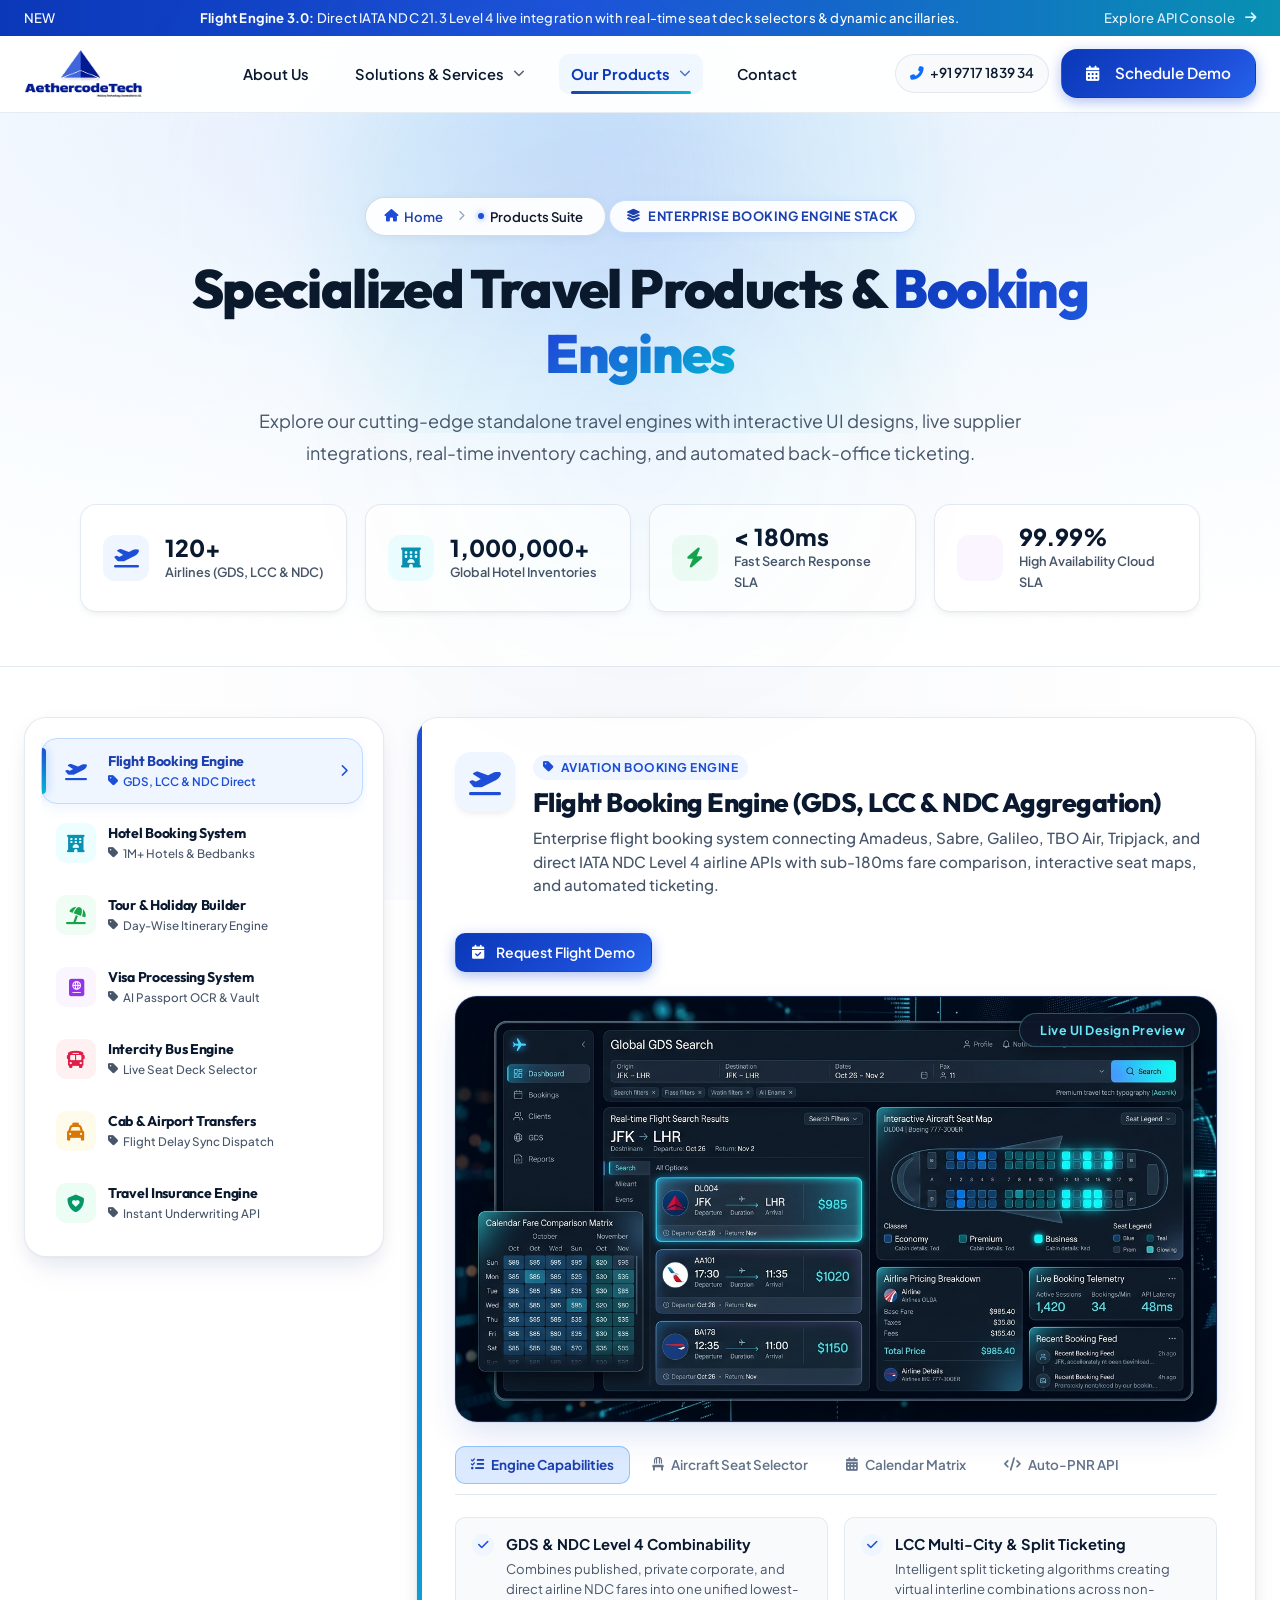
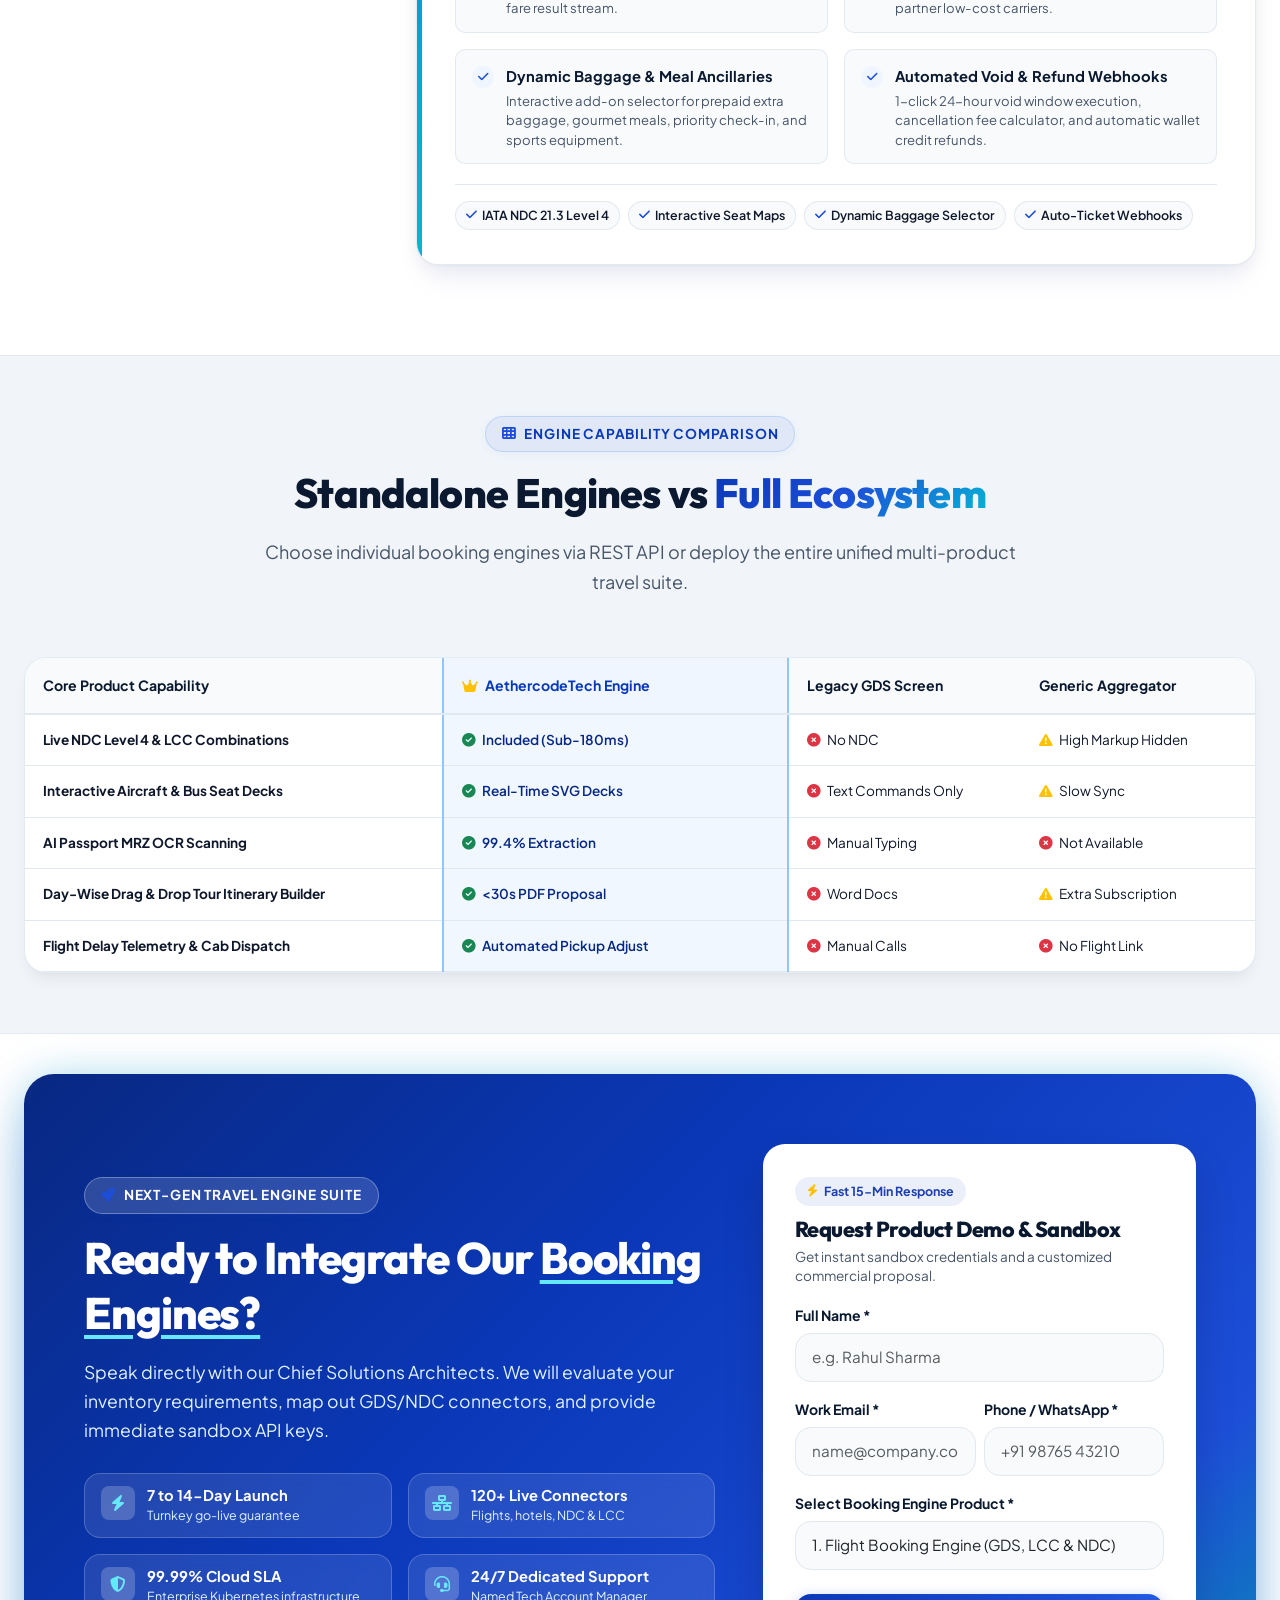
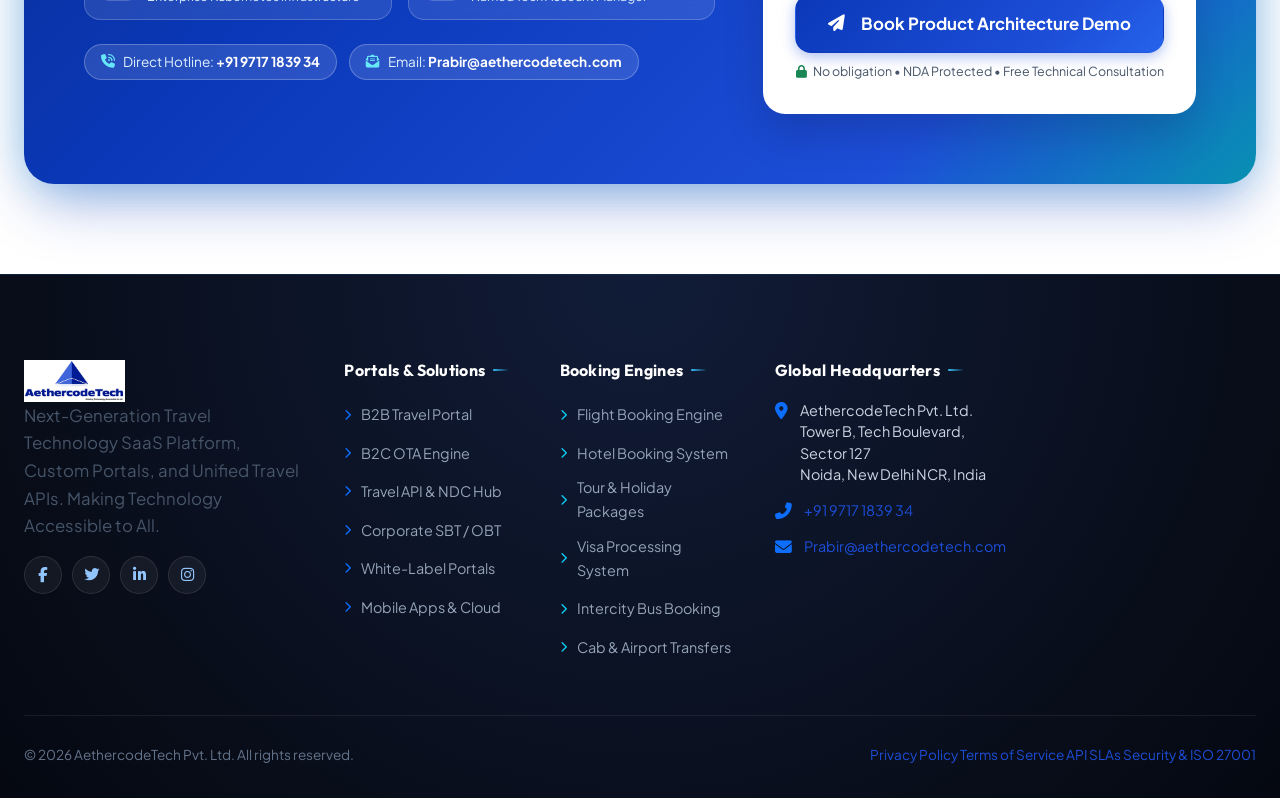
<file: products.html>
<!DOCTYPE html>
<html lang="en">

<head>
  <meta charset="UTF-8">
  <meta name="viewport" content="width=device-width, initial-scale=1.0">
  <title>Travel Booking Engines & Products Suite | AethercodeTech</title>
  <meta name="description"
    content="Explore AethercodeTech's standalone travel booking engines: Flight GDS/NDC, Hotel Extranet & Bedbanks, Tour Itinerary Builder, Visa OCR, Intercity Bus, Cab Transfers & Insurance.">
  <meta name="keywords"
    content="flight booking engine, hotel extranet, tour package itinerary builder, travel visa software, bus booking api, airport cab dispatch, travel insurance engine, AethercodeTech">

  <!-- Favicon -->
  <link rel="icon" type="image/png" href="assets/images/logo.png">

  <!-- Google Fonts: Plus Jakarta Sans, Outfit, Inter & JetBrains Mono -->
  <link rel="preconnect" href="https://fonts.googleapis.com">
  <link rel="preconnect" href="https://fonts.gstatic.com" crossorigin>
  <link
    href="https://fonts.googleapis.com/css2?family=Plus+Jakarta+Sans:ital,wght@0,300;0,400;0,500;0,600;0,700;0,800;1,400;1,600&family=Outfit:wght@400;500;600;700;800&family=Inter:wght@300;400;500;600;700;800&family=JetBrains+Mono:wght@400;500;600;700&display=swap"
    rel="stylesheet">

  <!-- Bootstrap 5.3.3 CSS & Bootstrap Icons -->
  <link href="https://cdn.jsdelivr.net/npm/bootstrap@5.3.3/dist/css/bootstrap.min.css" rel="stylesheet"
    integrity="sha384-QWTKZyjpPEjISv5WaRU9OFeRpok6YctnYmDr5pNlyT2bRjXh0JMhjY6hW+ALEwIH" crossorigin="anonymous">
  <link rel="stylesheet" href="https://cdn.jsdelivr.net/npm/bootstrap-icons@1.11.3/font/bootstrap-icons.min.css">

  <!-- Font Awesome 6 Pro Icons -->
  <link rel="stylesheet" href="https://cdnjs.cloudflare.com/ajax/libs/font-awesome/6.5.2/css/all.min.css">

  <!-- Custom Theme, Component & Services Stylesheets -->
  <link rel="stylesheet" href="assets/css/theme.css">
  <link rel="stylesheet" href="assets/css/components.css">
  <link rel="stylesheet" href="assets/css/animations.css">
  <link rel="stylesheet" href="assets/css/services.css">

  <!-- AOS Animation Library -->
  <link rel="stylesheet" href="https://cdn.jsdelivr.net/npm/aos@2.3.4/dist/aos.css">
</head>

<body>

  <!-- Ambient Light Particle & Glow Canvas -->
  <canvas id="ambient-canvas"></canvas>

  <!-- Ambient Blue Lighting Blobs -->
  <div class="bg-ambient-glow glow-blue-1"></div>

  <!-- Top Global Announcement Strip -->
  <div class="top-announcement-bar">
    <div class="container container-wide announcement-inner">
      <div class="announcement-badge">NEW</div>
      <div class="announcement-text">
        <span><strong>Flight Engine 3.0:</strong> Direct IATA NDC 21.3 Level 4 live integration with real-time seat deck selectors & dynamic ancillaries.</span>
      </div>
      <a href="index.html#api-sandbox" class="announcement-link">
        Explore API Console <i class="fas fa-arrow-right ms-1"></i>
      </a>
    </div>
  </div>

  <!-- Main Navigation Header -->
  <header class="site-header">
    <div class="container container-wide">
      <div class="navbar-container">
        <!-- Logo -->
        <a href="index.html" class="brand-logo-wrapper">
          <img src="assets/images/logo.png" alt="AethercodeTech Logo" class="brand-logo-img">
        </a>

        <!-- Desktop Navigation Links -->
        <nav>
          <ul class="nav-links">
            <li class="nav-item"><a href="about.html" class="nav-link">About Us</a></li>
            <!-- Dropdown 1: Solutions & Services -->
            <li class="nav-item dropdown">
              <a href="services.html" class="nav-link">
                Solutions & Services <i class="fas fa-chevron-down ms-1"></i>
              </a>
              <div class="dropdown-menu-custom dropdown-solutions">
                <div class="dropdown-grid-2">
                  <a href="services.html#tab-b2b" class="dropdown-item-card">
                    <div class="dropdown-item-icon"><i class="fas fa-users-cog"></i></div>
                    <div>
                      <div class="dropdown-item-title">B2B Agent Portal</div>
                      <div class="dropdown-item-desc">Multi-tier agency network, markups & credit wallet ledger.</div>
                    </div>
                  </a>
                  <a href="services.html#tab-b2c" class="dropdown-item-card">
                    <div class="dropdown-item-icon" style="background: #ecfeff; color: #0891b2;"><i
                        class="fas fa-globe"></i></div>
                    <div>
                      <div class="dropdown-item-title">B2C OTA Engine</div>
                      <div class="dropdown-item-desc">High-speed flight, hotel & package consumer booking engine.</div>
                    </div>
                  </a>
                  <a href="services.html#tab-api" class="dropdown-item-card">
                    <div class="dropdown-item-icon" style="background: #fdf4ff; color: #9333ea;"><i
                        class="fas fa-network-wired"></i></div>
                    <div>
                      <div class="dropdown-item-title">Travel API & NDC Hub</div>
                      <div class="dropdown-item-desc">Unified REST API for 120+ airlines, GDS & 1M+ hotels.</div>
                    </div>
                  </a>
                  <a href="services.html#tab-sbt" class="dropdown-item-card">
                    <div class="dropdown-item-icon" style="background: #f0fdf4; color: #16a34a;"><i
                        class="fas fa-building"></i></div>
                    <div>
                      <div class="dropdown-item-title">Corporate Travel (SBT)</div>
                      <div class="dropdown-item-desc">Policy compliance, manager approvals & GST invoicing.</div>
                    </div>
                  </a>
                  <a href="services.html#tab-whitelabel" class="dropdown-item-card">
                    <div class="dropdown-item-icon" style="background: #fff7ed; color: #ea580c;"><i
                        class="fas fa-palette"></i></div>
                    <div>
                      <div class="dropdown-item-title">White-Label Portals</div>
                      <div class="dropdown-item-desc">Launch turnkey branded travel agency portal in 7 days.</div>
                    </div>
                  </a>
                  <a href="services.html#tab-mobile" class="dropdown-item-card">
                    <div class="dropdown-item-icon" style="background: #eef2ff; color: #4338ca;"><i
                        class="fas fa-mobile-alt"></i></div>
                    <div>
                      <div class="dropdown-item-title">Mobile Apps & Cloud IT</div>
                      <div class="dropdown-item-desc">iOS & Android Flutter apps, microservices & ERP sync.</div>
                    </div>
                  </a>
                </div>
                <div class="dropdown-bottom-bar">
                  <span><i class="fas fa-bolt text-primary me-1"></i> Looking for custom portal architecture?</span>
                  <a href="#" class="trigger-demo-modal">Consult Our Solutions Architect <i
                      class="fas fa-arrow-right"></i></a>
                </div>
              </div>
            </li>

            <!-- Dropdown 2: Our Products (Active on this page) -->
            <li class="nav-item dropdown">
              <a href="products.html" class="nav-link active">
                Our Products <i class="fas fa-chevron-down ms-1"></i>
              </a>
              <div class="dropdown-menu-custom dropdown-products-mega">
                <div class="dropdown-products-container">
                  <div class="dropdown-products-main">
                    <div class="dropdown-col">
                      <div class="dropdown-col-heading">
                        <i class="fas fa-layer-group text-primary me-2"></i> Travel Booking Engines
                      </div>
                      <div class="dropdown-items-stack">
                        <a href="products.html#tab-flight" class="dropdown-item-card">
                          <div class="dropdown-item-icon icon-blue"><i class="fas fa-plane-departure"></i></div>
                          <div class="dropdown-item-content">
                            <div class="dropdown-item-title">Flight Booking Engine</div>
                            <div class="dropdown-item-desc">GDS, LCC & NDC aggregation with auto-ticketing.</div>
                          </div>
                        </a>
                        <a href="products.html#tab-hotel" class="dropdown-item-card">
                          <div class="dropdown-item-icon icon-cyan"><i class="fas fa-hotel"></i></div>
                          <div class="dropdown-item-content">
                            <div class="dropdown-item-title">Hotel Booking System</div>
                            <div class="dropdown-item-desc">1M+ global hotels with real-time rate parity.</div>
                          </div>
                        </a>
                        <a href="products.html#tab-tours" class="dropdown-item-card">
                          <div class="dropdown-item-icon icon-teal"><i class="fas fa-umbrella-beach"></i></div>
                          <div class="dropdown-item-content">
                            <div class="dropdown-item-title">Tour & Holiday Packages</div>
                            <div class="dropdown-item-desc">Dynamic holiday itineraries & quotation engine.</div>
                          </div>
                        </a>
                        <a href="products.html#tab-insurance" class="dropdown-item-card">
                          <div class="dropdown-item-icon icon-emerald"><i class="fas fa-shield-heart"></i></div>
                          <div class="dropdown-item-content">
                            <div class="dropdown-item-title">Travel Insurance Engine</div>
                            <div class="dropdown-item-desc">Overseas, domestic & instant policy issuance.</div>
                          </div>
                        </a>
                      </div>
                    </div>

                    <div class="dropdown-col">
                      <div class="dropdown-col-heading">
                        <i class="fas fa-route text-primary me-2"></i> Mobility & Ancillaries
                      </div>
                      <div class="dropdown-items-stack">
                        <a href="products.html#tab-cabs" class="dropdown-item-card">
                          <div class="dropdown-item-icon icon-amber"><i class="fas fa-taxi"></i></div>
                          <div class="dropdown-item-content">
                            <div class="dropdown-item-title">Cab & Airport Transfers</div>
                            <div class="dropdown-item-desc">Outstation, local & transfer dispatch integrations.</div>
                          </div>
                        </a>
                        <a href="products.html#tab-bus" class="dropdown-item-card">
                          <div class="dropdown-item-icon icon-rose"><i class="fas fa-bus"></i></div>
                          <div class="dropdown-item-content">
                            <div class="dropdown-item-title">Intercity Bus Booking</div>
                            <div class="dropdown-item-desc">Pan-India bus routes with seat deck selector.</div>
                          </div>
                        </a>
                        <a href="products.html#tab-visa" class="dropdown-item-card">
                          <div class="dropdown-item-icon icon-purple"><i class="fas fa-passport"></i></div>
                          <div class="dropdown-item-content">
                            <div class="dropdown-item-title">Visa Processing System</div>
                            <div class="dropdown-item-desc">eVisa applications, checklist & live tracking.</div>
                          </div>
                        </a>
                      </div>
                    </div>
                  </div>

                  <div class="dropdown-spotlight-card">
                    <div>
                      <div class="spotlight-badge"><i class="fas fa-cubes text-primary"></i> Complete Suite</div>
                      <div class="spotlight-img-wrap">
                        <div class="spotlight-card-icon"><i class="fas fa-layer-group"></i></div>
                        <h4 class="spotlight-title">Unified Booking Stack</h4>
                      </div>
                      <p class="spotlight-desc">Run Flights, Hotels, Holidays, Visas, Cabs, Buses & Insurance from a single API ecosystem.</p>
                      <ul class="spotlight-list">
                        <li><i class="fas fa-check-circle text-success"></i> Single cart checkout engine</li>
                        <li><i class="fas fa-check-circle text-success"></i> Shared multi-tier wallet balance</li>
                        <li><i class="fas fa-check-circle text-success"></i> Turnkey REST API & UI embeds</li>
                      </ul>
                    </div>
                    <a href="#" class="btn btn-primary btn-sm w-100 trigger-demo-modal mt-2">
                      <i class="fas fa-calendar-check me-1"></i> Request Product Demo
                    </a>
                  </div>
                </div>

                <div class="dropdown-bottom-bar">
                  <div class="dropdown-bottom-links">
                    <a href="index.html#api-sandbox"><i class="fas fa-terminal text-primary me-1"></i> Live Developer Console</a>
                    <span class="dropdown-divider-dot">•</span>
                    <a href="services.html"><i class="fas fa-layer-group text-primary me-1"></i> Solutions & Services</a>
                  </div>
                  <a href="products.html" class="dropdown-view-all">
                    Explore All Products <i class="fas fa-arrow-right ms-1"></i>
                  </a>
                </div>
              </div>
            </li>
            <li class="nav-item"><a href="contact.html" class="nav-link">Contact</a></li>
          </ul>
        </nav>

        <!-- Right Action Group -->
        <div class="header-cta-group">
          <a href="tel:+919717183934" class="btn-header-phone d-none d-xl-inline-flex">
            <i class="fas fa-phone-alt text-primary"></i> +91 9717 1839 34
          </a>
          <a href="#" class="btn btn-primary sheen-effect trigger-demo-modal d-none d-sm-inline-flex">
            <i class="fas fa-calendar-alt me-2"></i> Schedule Demo
          </a>
          <button class="mobile-nav-toggle d-lg-none" aria-label="Toggle navigation">
            <i class="fas fa-bars"></i>
          </button>
        </div>
      </div>
    </div>
  </header>

  <!-- Mobile Drawer Menu -->
  <div class="mobile-drawer" id="mobile-drawer-menu">
    <div class="mobile-drawer-content">
      <ul class="mobile-nav-list">
        <li><a href="index.html" class="mobile-nav-link"><i class="fas fa-home me-2"></i> Home</a></li>
        <li><a href="products.html" class="mobile-nav-link active"><i class="fas fa-layer-group me-2"></i> Products Suite</a></li>
        <li><a href="services.html" class="mobile-nav-link"><i class="fas fa-cubes me-2"></i> Services & Solutions</a></li>
        <li><a href="about.html" class="mobile-nav-link"><i class="fas fa-info-circle me-2"></i> About Us</a></li>
        <li><a href="contact.html" class="mobile-nav-link"><i class="fas fa-envelope me-2"></i> Contact Us</a></li>
      </ul>
      <div class="mobile-drawer-cta mt-4">
        <a href="tel:+919717183934" class="btn btn-outline-primary w-100 mb-2">
          <i class="fas fa-phone-alt me-2"></i> +91 9717 1839 34
        </a>
        <a href="#" class="btn btn-primary w-100 trigger-demo-modal">
          <i class="fas fa-calendar-alt me-2"></i> Schedule Demo
        </a>
      </div>
    </div>
  </div>

  <main>
    <!-- HERO SECTION -->
    <section class="services-hero-section">
      <div class="container container-wide">
        <div class="services-hero-content" data-aos="fade-up">
          <nav aria-label="breadcrumb" class="page-breadcrumb">
            <a href="index.html"><i class="fas fa-home"></i> Home</a>
            <i class="fas fa-chevron-right breadcrumb-separator"></i>
            <span class="breadcrumb-current"><span class="breadcrumb-dot"></span> Products Suite</span>
          </nav>

          <div class="services-hero-badge">
            <i class="fas fa-layer-group"></i> Enterprise Booking Engine Stack
          </div>
          <h1 class="services-hero-title">
            Specialized Travel Products & <span class="text-gradient-blue">Booking Engines</span>
          </h1>
          <p class="services-hero-subtitle">
            Explore our cutting-edge standalone travel engines with interactive UI designs, live supplier integrations, real-time inventory caching, and automated back-office ticketing.
          </p>
        </div>

        <!-- Performance Metrics Strip -->
        <div class="services-stats-strip" data-aos="fade-up" data-aos-delay="100">
          <div class="service-stat-card">
            <div class="stat-icon-wrap stat-icon-blue"><i class="fas fa-plane-departure"></i></div>
            <div>
              <div class="stat-num">120+</div>
              <div class="stat-label">Airlines (GDS, LCC & NDC)</div>
            </div>
          </div>
          <div class="service-stat-card">
            <div class="stat-icon-wrap stat-icon-cyan"><i class="fas fa-hotel"></i></div>
            <div>
              <div class="stat-num">1,000,000+</div>
              <div class="stat-label">Global Hotel Inventories</div>
            </div>
          </div>
          <div class="service-stat-card">
            <div class="stat-icon-wrap stat-icon-teal"><i class="fas fa-bolt"></i></div>
            <div>
              <div class="stat-num">&lt; 180ms</div>
              <div class="stat-label">Fast Search Response SLA</div>
            </div>
          </div>
          <div class="service-stat-card">
            <div class="stat-icon-wrap stat-icon-purple"><i class="fas fa-shield-check"></i></div>
            <div>
              <div class="stat-num">99.99%</div>
              <div class="stat-label">High Availability Cloud SLA</div>
            </div>
          </div>
        </div>
      </div>
    </section>

    <!-- ==========================================================================
         VERTICAL TAB ELEMENT WITH EFFECTS FOR PRODUCTS
         ========================================================================== -->
    <section class="vertical-services-section" id="vertical-services-anchor">
      <div class="container container-wide">
        
        <div class="vertical-services-layout">

          <!-- ==========================================================================
               LEFT STICKY SIDEBAR: VERTICAL TABS (STANDALONE PRODUCTS)
               ========================================================================== -->
          <aside class="vtab-sidebar" data-aos="fade-right">
            <!-- Vertical Tab Button List -->
            <div class="vtab-list" id="vtab-buttons-list">

              <!-- Tab 1: Flight Booking Engine -->
              <button class="vtab-btn active" data-target="vtab-pane-flight">
                <div class="vtab-btn-icon" style="background: #eff6ff; color: #1d4ed8;">
                  <i class="fas fa-plane-departure"></i>
                </div>
                <div class="vtab-btn-info">
                  <div class="vtab-btn-title">Flight Booking Engine</div>
                  <div class="vtab-btn-sub"><i class="fas fa-tag"></i> GDS, LCC & NDC Direct</div>
                </div>
                <i class="fas fa-chevron-right vtab-btn-arrow"></i>
              </button>

              <!-- Tab 2: Hotel Booking System -->
              <button class="vtab-btn" data-target="vtab-pane-hotel">
                <div class="vtab-btn-icon" style="background: #ecfeff; color: #0891b2;">
                  <i class="fas fa-hotel"></i>
                </div>
                <div class="vtab-btn-info">
                  <div class="vtab-btn-title">Hotel Booking System</div>
                  <div class="vtab-btn-sub"><i class="fas fa-tag"></i> 1M+ Hotels & Bedbanks</div>
                </div>
                <i class="fas fa-chevron-right vtab-btn-arrow"></i>
              </button>

              <!-- Tab 3: Tour & Holiday Packages -->
              <button class="vtab-btn" data-target="vtab-pane-tours">
                <div class="vtab-btn-icon" style="background: #f0fdf4; color: #16a34a;">
                  <i class="fas fa-umbrella-beach"></i>
                </div>
                <div class="vtab-btn-info">
                  <div class="vtab-btn-title">Tour & Holiday Builder</div>
                  <div class="vtab-btn-sub"><i class="fas fa-tag"></i> Day-Wise Itinerary Engine</div>
                </div>
                <i class="fas fa-chevron-right vtab-btn-arrow"></i>
              </button>

              <!-- Tab 4: Visa Processing System -->
              <button class="vtab-btn" data-target="vtab-pane-visa">
                <div class="vtab-btn-icon" style="background: #faf5ff; color: #9333ea;">
                  <i class="fas fa-passport"></i>
                </div>
                <div class="vtab-btn-info">
                  <div class="vtab-btn-title">Visa Processing System</div>
                  <div class="vtab-btn-sub"><i class="fas fa-tag"></i> AI Passport OCR & Vault</div>
                </div>
                <i class="fas fa-chevron-right vtab-btn-arrow"></i>
              </button>

              <!-- Tab 5: Intercity Bus Booking -->
              <button class="vtab-btn" data-target="vtab-pane-bus">
                <div class="vtab-btn-icon" style="background: #fff1f2; color: #e11d48;">
                  <i class="fas fa-bus"></i>
                </div>
                <div class="vtab-btn-info">
                  <div class="vtab-btn-title">Intercity Bus Engine</div>
                  <div class="vtab-btn-sub"><i class="fas fa-tag"></i> Live Seat Deck Selector</div>
                </div>
                <i class="fas fa-chevron-right vtab-btn-arrow"></i>
              </button>

              <!-- Tab 6: Cab & Airport Transfers -->
              <button class="vtab-btn" data-target="vtab-pane-cabs">
                <div class="vtab-btn-icon" style="background: #fffbeb; color: #d97706;">
                  <i class="fas fa-taxi"></i>
                </div>
                <div class="vtab-btn-info">
                  <div class="vtab-btn-title">Cab & Airport Transfers</div>
                  <div class="vtab-btn-sub"><i class="fas fa-tag"></i> Flight Delay Sync Dispatch</div>
                </div>
                <i class="fas fa-chevron-right vtab-btn-arrow"></i>
              </button>

              <!-- Tab 7: Travel Insurance Engine -->
              <button class="vtab-btn" data-target="vtab-pane-insurance">
                <div class="vtab-btn-icon" style="background: #ecfdf5; color: #059669;">
                  <i class="fas fa-shield-heart"></i>
                </div>
                <div class="vtab-btn-info">
                  <div class="vtab-btn-title">Travel Insurance Engine</div>
                  <div class="vtab-btn-sub"><i class="fas fa-tag"></i> Instant Underwriting API</div>
                </div>
                <i class="fas fa-chevron-right vtab-btn-arrow"></i>
              </button>

            </div>
          </aside>

          <!-- ==========================================================================
               RIGHT CONTENT AREA: PRODUCT PANES WITH GRAPHIC UI PREVIEWS
               ========================================================================== -->
          <div class="vtab-content-area" id="vtab-content-container">

            <!-- PRODUCT 1: Flight Booking Engine -->
            <div class="vtab-pane active" id="vtab-pane-flight">
              <div class="service-full-card">
                <div class="service-card-header">
                  <div class="service-card-title-group">
                    <div class="service-avatar-icon" style="background: #eff6ff; color: #1d4ed8;">
                      <i class="fas fa-plane-departure"></i>
                    </div>
                    <div>
                      <span class="service-cat-pill" style="background: #eff6ff; color: #1d4ed8;"><i class="fas fa-tag"></i> Aviation Booking Engine</span>
                      <h2 class="service-title-text">Flight Booking Engine (GDS, LCC & NDC Aggregation)</h2>
                      <p class="service-tagline-text">
                        Enterprise flight booking system connecting Amadeus, Sabre, Galileo, TBO Air, Tripjack, and direct IATA NDC Level 4 airline APIs with sub-180ms fare comparison, interactive seat maps, and automated ticketing.
                      </p>
                    </div>
                  </div>
                  <div class="service-header-actions">
                    <a href="#" class="btn btn-primary btn-sm trigger-demo-modal"><i class="fas fa-calendar-check me-1"></i> Request Flight Demo</a>
                  </div>
                </div>

                <!-- Product UI Graphic Showcase -->
                <div class="product-ui-preview-wrap" data-aos="zoom-in">
                  <div class="product-ui-badge"><i class="fas fa-sparkles"></i> Live UI Design Preview</div>
                  <img src="assets/images/flight-engine-ui.jpg" alt="Flight Booking Engine UI Design Mockup" class="product-ui-img">
                </div>

                <div class="service-inner-tabs-container">
                  <div class="service-inner-nav">
                    <button class="inner-tab-link active" data-target="flight-cap"><i class="fas fa-list-check"></i> Engine Capabilities</button>
                    <button class="inner-tab-link" data-target="flight-seat"><i class="fas fa-chair"></i> Aircraft Seat Selector</button>
                    <button class="inner-tab-link" data-target="flight-fare"><i class="fas fa-calendar-days"></i> Calendar Matrix</button>
                    <button class="inner-tab-link" data-target="flight-api"><i class="fas fa-code"></i> Auto-PNR API</button>
                  </div>

                  <div class="inner-tab-pane active" id="flight-cap">
                    <div class="service-features-grid">
                      <div class="service-feature-item">
                        <div class="feature-check-icon" style="background: #eff6ff; color: #1d4ed8;"><i class="fas fa-check"></i></div>
                        <div>
                          <div class="feature-title">GDS & NDC Level 4 Combinability</div>
                          <div class="feature-desc">Combines published, private corporate, and direct airline NDC fares into one unified lowest-fare result stream.</div>
                        </div>
                      </div>
                      <div class="service-feature-item">
                        <div class="feature-check-icon" style="background: #eff6ff; color: #1d4ed8;"><i class="fas fa-check"></i></div>
                        <div>
                          <div class="feature-title">LCC Multi-City & Split Ticketing</div>
                          <div class="feature-desc">Intelligent split ticketing algorithms creating virtual interline combinations across non-partner low-cost carriers.</div>
                        </div>
                      </div>
                      <div class="service-feature-item">
                        <div class="feature-check-icon" style="background: #eff6ff; color: #1d4ed8;"><i class="fas fa-check"></i></div>
                        <div>
                          <div class="feature-title">Dynamic Baggage & Meal Ancillaries</div>
                          <div class="feature-desc">Interactive add-on selector for prepaid extra baggage, gourmet meals, priority check-in, and sports equipment.</div>
                        </div>
                      </div>
                      <div class="service-feature-item">
                        <div class="feature-check-icon" style="background: #eff6ff; color: #1d4ed8;"><i class="fas fa-check"></i></div>
                        <div>
                          <div class="feature-title">Automated Void & Refund Webhooks</div>
                          <div class="feature-desc">1-click 24-hour void window execution, cancellation fee calculator, and automatic wallet credit refunds.</div>
                        </div>
                      </div>
                    </div>
                  </div>

                  <div class="inner-tab-pane" id="flight-seat">
                    <div class="tech-architecture-box">
                      <div class="tech-arch-header">
                        <span class="tech-arch-title"><i class="fas fa-chair"></i> SVG Interactive Aircraft Seat Map</span>
                        <span class="badge bg-primary">Boeing & Airbus Ready</span>
                      </div>
                      <div class="flow-steps-grid">
                        <div class="flow-step-node">
                          <div class="flow-step-num">CLASS 01</div>
                          <div class="flow-step-name">Economy Cabin</div>
                          <div class="flow-step-sub">Standard & Extra Legroom</div>
                        </div>
                        <div class="flow-step-node">
                          <div class="flow-step-num">CLASS 02</div>
                          <div class="flow-step-name">Premium Economy</div>
                          <div class="flow-step-sub">Priority boarding included</div>
                        </div>
                        <div class="flow-step-node">
                          <div class="flow-step-num">CLASS 03</div>
                          <div class="flow-step-name">Business Class</div>
                          <div class="flow-step-sub">Lie-flat suite allotment</div>
                        </div>
                        <div class="flow-step-node">
                          <div class="flow-step-num">STATUS</div>
                          <div class="flow-step-name">Real-Time Seat Locks</div>
                          <div class="flow-step-sub">Instant supplier hold sync</div>
                        </div>
                      </div>
                    </div>
                  </div>

                  <div class="inner-tab-pane" id="flight-fare">
                    <div class="row g-3">
                      <div class="col-md-4">
                        <div class="p-3 bg-light rounded border text-center">
                          <h4 class="text-primary fw-bold mb-1">+/- 3 Days</h4>
                          <small class="text-muted">Dynamic Low Fare Calendar Grid</small>
                        </div>
                      </div>
                      <div class="col-md-4">
                        <div class="p-3 bg-light rounded border text-center">
                          <h4 class="text-success fw-bold mb-1">&lt; 180ms</h4>
                          <small class="text-muted">Redis Cache Fast Fare Ingestion</small>
                        </div>
                      </div>
                      <div class="col-md-4">
                        <div class="p-3 bg-light rounded border text-center">
                          <h4 class="text-info fw-bold mb-1">100%</h4>
                          <small class="text-muted">Guaranteed Ticketing Accuracy</small>
                        </div>
                      </div>
                    </div>
                  </div>

                  <div class="inner-tab-pane" id="flight-api">
                    <div class="code-preview-block">
                      <span class="code-badge-method method-post">POST</span> <span style="color: #cbd5e1;">/v2/flights/issue-ticket</span>
                      <pre style="margin: 0; color: #93c5fd;"><code>{
  "order_id": "ORD-2026-99120",
  "pnr": "AEC78X",
  "supplier": "AMADEUS_GDS",
  "payment_method": "AGENT_WALLET",
  "send_whatsapp_eticket": true
}</code></pre>
                    </div>
                  </div>
                </div>

                <div class="specs-chips-row">
                  <span class="spec-chip"><i class="fas fa-check"></i> IATA NDC 21.3 Level 4</span>
                  <span class="spec-chip"><i class="fas fa-check"></i> Interactive Seat Maps</span>
                  <span class="spec-chip"><i class="fas fa-check"></i> Dynamic Baggage Selector</span>
                  <span class="spec-chip"><i class="fas fa-check"></i> Auto-Ticket Webhooks</span>
                </div>
              </div>
            </div>

            <!-- PRODUCT 2: Hotel Booking System -->
            <div class="vtab-pane" id="vtab-pane-hotel">
              <div class="service-full-card">
                <div class="service-card-header">
                  <div class="service-card-title-group">
                    <div class="service-avatar-icon" style="background: #ecfeff; color: #0891b2;">
                      <i class="fas fa-hotel"></i>
                    </div>
                    <div>
                      <span class="service-cat-pill" style="background: #ecfeff; color: #0891b2;"><i class="fas fa-tag"></i> Accommodation Hub</span>
                      <h2 class="service-title-text">Hotel Booking System & Supplier Extranet (1M+ Properties)</h2>
                      <p class="service-tagline-text">
                        Aggregated hotel inventory engine connecting Hotelbeds, TBO Holidays, WebBeds, Expedia Partner Solutions, and direct hotelier contracting extranet with real-time rate parity algorithms.
                      </p>
                    </div>
                  </div>
                  <div class="service-header-actions">
                    <a href="#" class="btn btn-primary btn-sm trigger-demo-modal"><i class="fas fa-calendar-check me-1"></i> Request Hotel Demo</a>
                  </div>
                </div>

                <!-- Product UI Graphic Showcase -->
                <div class="product-ui-preview-wrap" data-aos="zoom-in">
                  <div class="product-ui-badge"><i class="fas fa-sparkles"></i> Live UI Design Preview</div>
                  <img src="assets/images/hotel-engine-ui.jpg" alt="Hotel Booking Engine UI Design Mockup" class="product-ui-img">
                </div>

                <div class="service-inner-tabs-container">
                  <div class="service-inner-nav">
                    <button class="inner-tab-link active" data-target="hotel-cap"><i class="fas fa-list-check"></i> Hotel Features</button>
                    <button class="inner-tab-link" data-target="hotel-map"><i class="fas fa-map-location-dot"></i> Map-Based Search</button>
                    <button class="inner-tab-link" data-target="hotel-extranet"><i class="fas fa-sliders"></i> Hotel Extranet</button>
                  </div>

                  <div class="inner-tab-pane active" id="hotel-cap">
                    <div class="service-features-grid">
                      <div class="service-feature-item">
                        <div class="feature-check-icon" style="background: #ecfeff; color: #0891b2;"><i class="fas fa-check"></i></div>
                        <div>
                          <div class="feature-title">Multi-Bedbank Rate Deduplication</div>
                          <div class="feature-desc">Matches same hotel room types across 6+ suppliers, returning the cheapest rate and highest agent commission.</div>
                        </div>
                      </div>
                      <div class="service-feature-item">
                        <div class="feature-check-icon" style="background: #ecfeff; color: #0891b2;"><i class="fas fa-check"></i></div>
                        <div>
                          <div class="feature-title">Room Meal Plan Customizer</div>
                          <div class="feature-desc">Room-Only (EP), Breakfast Included (CP), Half-Board (MAP), and All-Inclusive (AP) rate options with free cancellation badges.</div>
                        </div>
                      </div>
                      <div class="service-feature-item">
                        <div class="feature-check-icon" style="background: #ecfeff; color: #0891b2;"><i class="fas fa-check"></i></div>
                        <div>
                          <div class="feature-title">High-Res Photo & Amenity Library</div>
                          <div class="feature-desc">Integrated rich media with TripAdvisor ratings, swimming pool tags, pet-friendly filters, and verified guest reviews.</div>
                        </div>
                      </div>
                      <div class="service-feature-item">
                        <div class="feature-check-icon" style="background: #ecfeff; color: #0891b2;"><i class="fas fa-check"></i></div>
                        <div>
                          <div class="feature-title">Instant Branded Hotel Voucher PDF</div>
                          <div class="feature-desc">Generates agency white-labeled PDF voucher with QR verification, hotel address, check-in instructions, and contact details.</div>
                        </div>
                      </div>
                    </div>
                  </div>

                  <div class="inner-tab-pane" id="hotel-map">
                    <div class="tech-architecture-box">
                      <div class="tech-arch-header">
                        <span class="tech-arch-title"><i class="fas fa-map-marked-alt"></i> Interactive Map Pin Clustering</span>
                        <span class="badge bg-cyan text-dark" style="background: #06b6d4;">Radius Search</span>
                      </div>
                      <div class="flow-steps-grid">
                        <div class="flow-step-node">
                          <div class="flow-step-num">GEO 01</div>
                          <div class="flow-step-name">Landmark Search</div>
                          <div class="flow-step-sub">Near airport, beach or downtown</div>
                        </div>
                        <div class="flow-step-node">
                          <div class="flow-step-num">GEO 02</div>
                          <div class="flow-step-name">Price Filter Slider</div>
                          <div class="flow-step-sub">Filter by nightly budget</div>
                        </div>
                        <div class="flow-step-node">
                          <div class="flow-step-num">GEO 03</div>
                          <div class="flow-step-name">Live Map Pin Hover</div>
                          <div class="flow-step-sub">Instant photo & room rate preview</div>
                        </div>
                        <div class="flow-step-node">
                          <div class="flow-step-num">GEO 04</div>
                          <div class="flow-step-name">1-Click Booking</div>
                          <div class="flow-step-sub">Direct reservation from map view</div>
                        </div>
                      </div>
                    </div>
                  </div>

                  <div class="inner-tab-pane" id="hotel-extranet">
                    <div class="row g-3">
                      <div class="col-md-4">
                        <div class="p-3 bg-light rounded border text-center">
                          <i class="fas fa-calendar-check text-cyan fs-3 mb-2" style="color: #0891b2;"></i>
                          <h6 class="fw-bold">Direct Contract Rates</h6>
                          <small class="text-muted">Hoteliers manage allotments & rate stops</small>
                        </div>
                      </div>
                      <div class="col-md-4">
                        <div class="p-3 bg-light rounded border text-center">
                          <i class="fas fa-tags text-cyan fs-3 mb-2" style="color: #0891b2;"></i>
                          <h6 class="fw-bold">Dynamic Surcharges</h6>
                          <small class="text-muted">High-season weekend & gala dinner fees</small>
                        </div>
                      </div>
                      <div class="col-md-4">
                        <div class="p-3 bg-light rounded border text-center">
                          <i class="fas fa-receipt text-cyan fs-3 mb-2" style="color: #0891b2;"></i>
                          <h6 class="fw-bold">Channel Manager Sync</h6>
                          <small class="text-muted">RateGain, STAAH & SiteMinder 2-way sync</small>
                        </div>
                      </div>
                    </div>
                  </div>
                </div>

                <div class="specs-chips-row">
                  <span class="spec-chip"><i class="fas fa-check"></i> 1M+ Global Properties</span>
                  <span class="spec-chip"><i class="fas fa-check"></i> Bedbank Rate Deduplication</span>
                  <span class="spec-chip"><i class="fas fa-check"></i> Direct Hotelier Extranet</span>
                  <span class="spec-chip"><i class="fas fa-check"></i> Branded PDF Vouchers</span>
                </div>
              </div>
            </div>

            <!-- PRODUCT 3: Tour & Holiday Packages Builder -->
            <div class="vtab-pane" id="vtab-pane-tours">
              <div class="service-full-card">
                <div class="service-card-header">
                  <div class="service-card-title-group">
                    <div class="service-avatar-icon icon-teal" style="background: #f0fdf4; color: #16a34a;">
                      <i class="fas fa-umbrella-beach"></i>
                    </div>
                    <div>
                      <span class="service-cat-pill" style="background: #f0fdf4; color: #16a34a;"><i class="fas fa-tag"></i> Leisure & Package Tech</span>
                      <h2 class="service-title-text">Tour & Holiday Package Builder (Day-Wise Itinerary Engine)</h2>
                      <p class="service-tagline-text">
                        Drag-and-drop holiday package builder with day-wise itinerary creator, live flight/hotel cost calculations, activity photo galleries, and 1-click interactive client proposals.
                      </p>
                    </div>
                  </div>
                  <div class="service-header-actions">
                    <a href="#" class="btn btn-primary btn-sm trigger-demo-modal"><i class="fas fa-calendar-check me-1"></i> Tour Engine Demo</a>
                  </div>
                </div>

                <!-- Product UI Graphic Showcase -->
                <div class="product-ui-preview-wrap" data-aos="zoom-in">
                  <div class="product-ui-badge"><i class="fas fa-sparkles"></i> Live UI Design Preview</div>
                  <img src="assets/images/tour-package-ui.jpg" alt="Tour Package Itinerary Builder UI Design Mockup" class="product-ui-img">
                </div>

                <div class="service-inner-tabs-container">
                  <div class="service-inner-nav">
                    <button class="inner-tab-link active" data-target="tour-cap"><i class="fas fa-list-check"></i> Builder Features</button>
                    <button class="inner-tab-link" data-target="tour-pdf"><i class="fas fa-file-pdf"></i> Branded PDF Proposals</button>
                    <button class="inner-tab-link" data-target="tour-crm"><i class="fas fa-funnel-dollar"></i> Lead Management CRM</button>
                  </div>

                  <div class="inner-tab-pane active" id="tour-cap">
                    <div class="service-features-grid">
                      <div class="service-feature-item">
                        <div class="feature-check-icon icon-teal"><i class="fas fa-check"></i></div>
                        <div>
                          <div class="feature-title">Day-Wise Itinerary Creator</div>
                          <div class="feature-desc">Add attractions, sightseeing activities, hotel check-ins, meals, and transfer details with photo galleries.</div>
                        </div>
                      </div>
                      <div class="service-feature-item">
                        <div class="feature-check-icon icon-teal"><i class="fas fa-check"></i></div>
                        <div>
                          <div class="feature-title">Dynamic Package Costing</div>
                          <div class="feature-desc">Combines live flight fares, hotel bedbank rates, cab rental costs, and agent margin in real time.</div>
                        </div>
                      </div>
                      <div class="service-feature-item">
                        <div class="feature-check-icon icon-teal"><i class="fas fa-check"></i></div>
                        <div>
                          <div class="feature-title">Fixed Departure & Group Tours</div>
                          <div class="feature-desc">Seat inventory management for fixed departure dates and group pricing tiers with split payments.</div>
                        </div>
                      </div>
                      <div class="service-feature-item">
                        <div class="feature-check-icon icon-teal"><i class="fas fa-check"></i></div>
                        <div>
                          <div class="feature-title">Custom Inclusions & Exclusions</div>
                          <div class="feature-desc">Pre-saved library of terms, visa requirements, payment terms, and cancellation policies.</div>
                        </div>
                      </div>
                    </div>
                  </div>

                  <div class="inner-tab-pane" id="tour-pdf">
                    <div class="row g-3">
                      <div class="col-md-4">
                        <div class="p-3 bg-light rounded border text-center">
                          <h4 class="text-success fw-bold mb-1">&lt; 30 Sec</h4>
                          <small class="text-muted">To Generate High-Res Branded PDF</small>
                        </div>
                      </div>
                      <div class="col-md-4">
                        <div class="p-3 bg-light rounded border text-center">
                          <h4 class="text-primary fw-bold mb-1">Interactive</h4>
                          <small class="text-muted">Online Proposal Link with Payment Button</small>
                        </div>
                      </div>
                      <div class="col-md-4">
                        <div class="p-3 bg-light rounded border text-center">
                          <h4 class="text-info fw-bold mb-1">Multi-Currency</h4>
                          <small class="text-muted">USD, EUR, GBP, INR & AED Proposals</small>
                        </div>
                      </div>
                    </div>
                  </div>

                  <div class="inner-tab-pane" id="tour-crm">
                    <div class="tech-architecture-box">
                      <div class="tech-arch-header">
                        <span class="tech-arch-title"><i class="fas fa-users"></i> Lead-to-Booking Travel Sales Pipeline</span>
                        <span class="badge bg-teal text-white" style="background: #16a34a;">Automated Follow-ups</span>
                      </div>
                      <div class="flow-steps-grid">
                        <div class="flow-step-node">
                          <div class="flow-step-num">LEAD 01</div>
                          <div class="flow-step-name">Inquiry Capture</div>
                          <div class="flow-step-sub">From website, WhatsApp & Ads</div>
                        </div>
                        <div class="flow-step-node">
                          <div class="flow-step-num">LEAD 02</div>
                          <div class="flow-step-name">Quote Dispatch</div>
                          <div class="flow-step-sub">Instant customized itinerary link</div>
                        </div>
                        <div class="flow-step-node">
                          <div class="flow-step-num">LEAD 03</div>
                          <div class="flow-step-name">Smart Reminders</div>
                          <div class="flow-step-sub">Automated payment link follow-ups</div>
                        </div>
                        <div class="flow-step-node">
                          <div class="flow-step-num">LEAD 04</div>
                          <div class="flow-step-name">Fulfillment</div>
                          <div class="flow-step-sub">Supplier vouchers dispatched to guest</div>
                        </div>
                      </div>
                    </div>
                  </div>
                </div>

                <div class="specs-chips-row">
                  <span class="spec-chip"><i class="fas fa-check"></i> Drag & Drop Itinerary</span>
                  <span class="spec-chip"><i class="fas fa-check"></i> Multi-Currency PDF</span>
                  <span class="spec-chip"><i class="fas fa-check"></i> WhatsApp Quote Sharing</span>
                  <span class="spec-chip"><i class="fas fa-check"></i> Group Departure Engine</span>
                </div>
              </div>
            </div>

            <!-- PRODUCT 4: Visa Processing System -->
            <div class="vtab-pane" id="vtab-pane-visa">
              <div class="service-full-card">
                <div class="service-card-header">
                  <div class="service-card-title-group">
                    <div class="service-avatar-icon icon-purple" style="background: #faf5ff; color: #9333ea;">
                      <i class="fas fa-passport"></i>
                    </div>
                    <div>
                      <span class="service-cat-pill" style="background: #faf5ff; color: #9333ea;"><i class="fas fa-tag"></i> Regulatory Tech</span>
                      <h2 class="service-title-text">Online Visa Application & Document Management System</h2>
                      <p class="service-tagline-text">
                        Automated digital eVisa platform with AI passport OCR scanning, requirement checklist generator, encrypted applicant vault, and real-time consular tracking.
                      </p>
                    </div>
                  </div>
                  <div class="service-header-actions">
                    <a href="#" class="btn btn-primary btn-sm trigger-demo-modal"><i class="fas fa-calendar-check me-1"></i> Visa System Demo</a>
                  </div>
                </div>

                <!-- Product UI Graphic Showcase -->
                <div class="product-ui-preview-wrap" data-aos="zoom-in">
                  <div class="product-ui-badge"><i class="fas fa-sparkles"></i> Live UI Design Preview</div>
                  <img src="assets/images/mobility-visa-ui.jpg" alt="Visa and Mobility Tech UI Design Mockup" class="product-ui-img">
                </div>

                <div class="service-inner-tabs-container">
                  <div class="service-inner-nav">
                    <button class="inner-tab-link active" data-target="visa-cap"><i class="fas fa-list-check"></i> System Features</button>
                    <button class="inner-tab-link" data-target="visa-ocr-box"><i class="fas fa-file-shield"></i> AI Passport OCR</button>
                    <button class="inner-tab-link" data-target="visa-status-box"><i class="fas fa-clock-rotate-left"></i> Live Milestones</button>
                  </div>

                  <div class="inner-tab-pane active" id="visa-cap">
                    <div class="service-features-grid">
                      <div class="service-feature-item">
                        <div class="feature-check-icon icon-purple"><i class="fas fa-check"></i></div>
                        <div>
                          <div class="feature-title">150+ Country eVisa Directory</div>
                          <div class="feature-desc">Dynamic rules and forms for UAE, Schengen, UK, US, Singapore, Saudi Arabia, and Thailand.</div>
                        </div>
                      </div>
                      <div class="service-feature-item">
                        <div class="feature-check-icon icon-purple"><i class="fas fa-check"></i></div>
                        <div>
                          <div class="feature-title">AI Document Checklist Generator</div>
                          <div class="feature-desc">Customized list of required documents based on applicant nationality, profession, and travel purpose.</div>
                        </div>
                      </div>
                      <div class="service-feature-item">
                        <div class="feature-check-icon icon-purple"><i class="fas fa-check"></i></div>
                        <div>
                          <div class="feature-title">Automated Status Notifications</div>
                          <div class="feature-desc">WhatsApp & SMS alerts dispatched automatically when embassy review milestones advance.</div>
                        </div>
                      </div>
                      <div class="service-feature-item">
                        <div class="feature-check-icon icon-purple"><i class="fas fa-check"></i></div>
                        <div>
                          <div class="feature-title">Agent Markup & Consultation Fees</div>
                          <div class="feature-desc">Agents can add dynamic service fees on top of government embassy visa charges.</div>
                        </div>
                      </div>
                    </div>
                  </div>

                  <div class="inner-tab-pane" id="visa-ocr-box">
                    <div class="tech-architecture-box">
                      <div class="tech-arch-header">
                        <span class="tech-arch-title"><i class="fas fa-shield-alt"></i> AI Passport OCR & Document Verification</span>
                        <span class="badge bg-purple text-white" style="background: #9333ea;">99.4% MRZ Accuracy</span>
                      </div>
                      <div class="flow-steps-grid">
                        <div class="flow-step-node">
                          <div class="flow-step-num">STEP 01</div>
                          <div class="flow-step-name">Passport Upload</div>
                          <div class="flow-step-sub">User takes photo or uploads scan</div>
                        </div>
                        <div class="flow-step-node">
                          <div class="flow-step-num">STEP 02</div>
                          <div class="flow-step-name">MRZ Parsing</div>
                          <div class="flow-step-sub">Auto-extracts name, DOB, number & expiry</div>
                        </div>
                        <div class="flow-step-node">
                          <div class="flow-step-num">STEP 03</div>
                          <div class="flow-step-name">Validation Check</div>
                          <div class="flow-step-sub">Flags &lt;6 months validity or blur</div>
                        </div>
                        <div class="flow-step-node">
                          <div class="flow-step-num">STEP 04</div>
                          <div class="flow-step-name">Vault Storage</div>
                          <div class="flow-step-sub">AES-256 encrypted storage</div>
                        </div>
                      </div>
                    </div>
                  </div>

                  <div class="inner-tab-pane" id="visa-status-box">
                    <div class="row g-3">
                      <div class="col-md-3">
                        <div class="p-3 bg-light rounded border text-center">
                          <i class="fas fa-file-arrow-up text-primary fs-3 mb-2"></i>
                          <h6 class="fw-bold">Docs Received</h6>
                          <small class="text-muted">OCR verification passed</small>
                        </div>
                      </div>
                      <div class="col-md-3">
                        <div class="p-3 bg-light rounded border text-center">
                          <i class="fas fa-landmark text-warning fs-3 mb-2"></i>
                          <h6 class="fw-bold">Embassy Queued</h6>
                          <small class="text-muted">Biometrics appointment scheduled</small>
                        </div>
                      </div>
                      <div class="col-md-3">
                        <div class="p-3 bg-light rounded border text-center">
                          <i class="fas fa-spinner fa-spin text-info fs-3 mb-2"></i>
                          <h6 class="fw-bold">Under Review</h6>
                          <small class="text-muted">Consular review in progress</small>
                        </div>
                      </div>
                      <div class="col-md-3">
                        <div class="p-3 bg-light rounded border text-center">
                          <i class="fas fa-check-circle text-success fs-3 mb-2"></i>
                          <h6 class="fw-bold">Visa Approved</h6>
                          <small class="text-muted">eVisa ready for download</small>
                        </div>
                      </div>
                    </div>
                  </div>
                </div>

                <div class="specs-chips-row">
                  <span class="spec-chip"><i class="fas fa-check"></i> AI Passport OCR</span>
                  <span class="spec-chip"><i class="fas fa-check"></i> AES-256 Encryption</span>
                  <span class="spec-chip"><i class="fas fa-check"></i> Dynamic Checklist</span>
                  <span class="spec-chip"><i class="fas fa-check"></i> WhatsApp Alerts</span>
                </div>
              </div>
            </div>

            <!-- PRODUCT 5: Intercity Bus Booking -->
            <div class="vtab-pane" id="vtab-pane-bus">
              <div class="service-full-card">
                <div class="service-card-header">
                  <div class="service-card-title-group">
                    <div class="service-avatar-icon icon-rose" style="background: #fff1f2; color: #e11d48;">
                      <i class="fas fa-bus"></i>
                    </div>
                    <div>
                      <span class="service-cat-pill" style="background: #fff1f2; color: #e11d48;"><i class="fas fa-tag"></i> Surface Mobility</span>
                      <h2 class="service-title-text">Intercity Bus Booking Engine & Deck Selector</h2>
                      <p class="service-tagline-text">
                        Direct API integration with leading bus consolidators (RedBus, AbhiBus, Mantis) covering 100,000+ routes with live seat deck layouts, boarding point maps, and instant m-tickets.
                      </p>
                    </div>
                  </div>
                  <div class="service-header-actions">
                    <a href="#" class="btn btn-primary btn-sm trigger-demo-modal"><i class="fas fa-calendar-check me-1"></i> Bus System Demo</a>
                  </div>
                </div>

                <!-- Product UI Graphic Showcase -->
                <div class="product-ui-preview-wrap" data-aos="zoom-in">
                  <div class="product-ui-badge"><i class="fas fa-sparkles"></i> Live UI Design Preview</div>
                  <img src="assets/images/bus-booking-ui.jpg" alt="Intercity Bus Booking Engine UI Mockup" class="product-ui-img">
                </div>

                <div class="service-inner-tabs-container">
                  <div class="service-inner-nav">
                    <button class="inner-tab-link active" data-target="bus-cap"><i class="fas fa-list-check"></i> Engine Capabilities</button>
                    <button class="inner-tab-link" data-target="bus-seat-box"><i class="fas fa-couch"></i> Interactive Seat Deck</button>
                    <button class="inner-tab-link" data-target="bus-map-box"><i class="fas fa-location-dot"></i> GPS Boarding Points</button>
                  </div>

                  <div class="inner-tab-pane active" id="bus-cap">
                    <div class="service-features-grid">
                      <div class="service-feature-item">
                        <div class="feature-check-icon icon-rose"><i class="fas fa-check"></i></div>
                        <div>
                          <div class="feature-title">100,000+ Pan-India Routes</div>
                          <div class="feature-desc">Integrated with 3,500+ private bus operators and state road transport corporations (SRTCs).</div>
                        </div>
                      </div>
                      <div class="service-feature-item">
                        <div class="feature-check-icon icon-rose"><i class="fas fa-check"></i></div>
                        <div>
                          <div class="feature-title">Bus Type Filters</div>
                          <div class="feature-desc">Multi-axle Volvo, AC Sleeper, Semi-Sleeper, Electric Intercity, and BharatBenz coaches.</div>
                        </div>
                      </div>
                      <div class="service-feature-item">
                        <div class="feature-check-icon icon-rose"><i class="fas fa-check"></i></div>
                        <div>
                          <div class="feature-title">Women-Only Seat Protection</div>
                          <div class="feature-desc">Smart seating rules preventing adjacent male bookings next to single female travelers for security.</div>
                        </div>
                      </div>
                      <div class="service-feature-item">
                        <div class="feature-check-icon icon-rose"><i class="fas fa-check"></i></div>
                        <div>
                          <div class="feature-title">Instant QR M-Ticket Issuance</div>
                          <div class="feature-desc">SMS & WhatsApp m-ticket with operator contact number, bus registration number, and conductor GPS link.</div>
                        </div>
                      </div>
                    </div>
                  </div>

                  <div class="inner-tab-pane" id="bus-seat-box">
                    <div class="tech-architecture-box">
                      <div class="tech-arch-header">
                        <span class="tech-arch-title"><i class="fas fa-couch"></i> Multi-Deck Interactive Seat Matrix</span>
                        <span class="badge bg-danger">Lower & Upper Decks</span>
                      </div>
                      <div class="flow-steps-grid">
                        <div class="flow-step-node">
                          <div class="flow-step-num">DECK 01</div>
                          <div class="flow-step-name">Lower Berth Layout</div>
                          <div class="flow-step-sub">Seater & sleeper dimensions</div>
                        </div>
                        <div class="flow-step-node">
                          <div class="flow-step-num">DECK 02</div>
                          <div class="flow-step-name">Upper Berth Layout</div>
                          <div class="flow-step-sub">Single & double sleeper berths</div>
                        </div>
                        <div class="flow-step-node">
                          <div class="flow-step-num">COLOR KEY</div>
                          <div class="flow-step-name">Real-Time Status</div>
                          <div class="flow-step-sub">Available / Booked / Female Reserved</div>
                        </div>
                        <div class="flow-step-node">
                          <div class="flow-step-num">PRICING</div>
                          <div class="flow-step-name">Dynamic Berth Fare</div>
                          <div class="flow-step-sub">Front vs back seat differential pricing</div>
                        </div>
                      </div>
                    </div>
                  </div>

                  <div class="inner-tab-pane" id="bus-map-box">
                    <div class="row g-3">
                      <div class="col-md-4">
                        <div class="p-3 bg-light rounded border text-center">
                          <h5 class="text-danger fw-bold mb-1">Google Maps</h5>
                          <small class="text-muted">Exact geo-coordinates of pickup point</small>
                        </div>
                      </div>
                      <div class="col-md-4">
                        <div class="p-3 bg-light rounded border text-center">
                          <h5 class="text-primary fw-bold mb-1">Landmarks</h5>
                          <small class="text-muted">Helpful nearby landmark hints</small>
                        </div>
                      </div>
                      <div class="col-md-4">
                        <div class="p-3 bg-light rounded border text-center">
                          <h5 class="text-success fw-bold mb-1">Live Tracking</h5>
                          <small class="text-muted">Live bus tracking on journey day</small>
                        </div>
                      </div>
                    </div>
                  </div>
                </div>

                <div class="specs-chips-row">
                  <span class="spec-chip"><i class="fas fa-check"></i> RedBus / AbhiBus API</span>
                  <span class="spec-chip"><i class="fas fa-check"></i> Live Seat Deck Layout</span>
                  <span class="spec-chip"><i class="fas fa-check"></i> Women Berth Protection</span>
                  <span class="spec-chip"><i class="fas fa-check"></i> WhatsApp M-Ticket</span>
                </div>
              </div>
            </div>

            <!-- PRODUCT 6: Cab & Airport Transfers -->
            <div class="vtab-pane" id="vtab-pane-cabs">
              <div class="service-full-card">
                <div class="service-card-header">
                  <div class="service-card-title-group">
                    <div class="service-avatar-icon icon-amber" style="background: #fffbeb; color: #d97706;">
                      <i class="fas fa-taxi"></i>
                    </div>
                    <div>
                      <span class="service-cat-pill" style="background: #fffbeb; color: #d97706;"><i class="fas fa-tag"></i> Ground Logistics</span>
                      <h2 class="service-title-text">Cab & Airport Transfer Booking Dispatch System</h2>
                      <p class="service-tagline-text">
                        Outstation, local hourly rental, and point-to-point airport transfer platform with automated driver assignment, toll/tax calculation, and flight delay tracking.
                      </p>
                    </div>
                  </div>
                  <div class="service-header-actions">
                    <a href="#" class="btn btn-primary btn-sm trigger-demo-modal"><i class="fas fa-calendar-check me-1"></i> Cab System Demo</a>
                  </div>
                </div>

                <!-- Product UI Graphic Showcase -->
                <div class="product-ui-preview-wrap" data-aos="zoom-in">
                  <div class="product-ui-badge"><i class="fas fa-sparkles"></i> Live UI Design Preview</div>
                  <img src="assets/images/cab-dispatch-ui.jpg" alt="Cab & Airport Transfers Dispatch UI Mockup" class="product-ui-img">
                </div>

                <div class="service-inner-tabs-container">
                  <div class="service-inner-nav">
                    <button class="inner-tab-link active" data-target="cab-cap"><i class="fas fa-list-check"></i> Transfer Capabilities</button>
                    <button class="inner-tab-link" data-target="cab-flight-box"><i class="fas fa-plane-arrival"></i> Flight Delay Tracking</button>
                    <button class="inner-tab-link" data-target="cab-driver-box"><i class="fas fa-id-card"></i> Driver App Sync</button>
                  </div>

                  <div class="inner-tab-pane active" id="cab-cap">
                    <div class="service-features-grid">
                      <div class="service-feature-item">
                        <div class="feature-check-icon" style="background: #fffbeb; color: #d97706;"><i class="fas fa-check"></i></div>
                        <div>
                          <div class="feature-title">Airport Meet & Greet Service</div>
                          <div class="feature-desc">Automated pickup scheduling with driver holding customer nameboard at airport arrival terminal.</div>
                        </div>
                      </div>
                      <div class="service-feature-item">
                        <div class="feature-check-icon" style="background: #fffbeb; color: #d97706;"><i class="fas fa-check"></i></div>
                        <div>
                          <div class="feature-title">Outstation One-Way & Round-Trip</div>
                          <div class="feature-desc">Transparent per-km rate calculator including driver allowance, toll taxes, state permits, and night charges.</div>
                        </div>
                      </div>
                      <div class="service-feature-item">
                        <div class="feature-check-icon" style="background: #fffbeb; color: #d97706;"><i class="fas fa-check"></i></div>
                        <div>
                          <div class="feature-title">Vehicle Category Variety</div>
                          <div class="feature-desc">Sedan (Dzire/Etios), SUV (Innova Crysta/Ertiga), Luxury (Mercedes/BMW), and Tempo Travellers for groups.</div>
                        </div>
                      </div>
                      <div class="service-feature-item">
                        <div class="feature-check-icon" style="background: #fffbeb; color: #d97706;"><i class="fas fa-check"></i></div>
                        <div>
                          <div class="feature-title">1-Click Flight Checkout Add-on</div>
                          <div class="feature-desc">Add airport drop-off or pickup directly in the flight booking checkout flow for high-margin ancillary revenue.</div>
                        </div>
                      </div>
                    </div>
                  </div>

                  <div class="inner-tab-pane" id="cab-flight-box">
                    <div class="tech-architecture-box">
                      <div class="tech-arch-header">
                        <span class="tech-arch-title"><i class="fas fa-plane-arrival"></i> Automated Flight Schedule Monitoring</span>
                        <span class="badge bg-warning text-dark">Zero Missed Pickups</span>
                      </div>
                      <div class="p-3 text-light" style="font-size: 0.88rem;">
                        Our cab dispatch system automatically tracks the traveler's inbound flight number via real-time aviation telemetry. If the flight is delayed, the driver's pickup time adjusts automatically with zero penalty to the customer!
                      </div>
                    </div>
                  </div>

                  <div class="inner-tab-pane" id="cab-driver-box">
                    <div class="row g-3">
                      <div class="col-md-4">
                        <div class="p-3 bg-light rounded border text-center">
                          <i class="fas fa-mobile-screen-button text-warning fs-3 mb-2"></i>
                          <h6 class="fw-bold">Driver Android App</h6>
                          <small class="text-muted">Duty accept/reject, route GPS & OTP start</small>
                        </div>
                      </div>
                      <div class="col-md-4">
                        <div class="p-3 bg-light rounded border text-center">
                          <i class="fas fa-map-location-dot text-warning fs-3 mb-2"></i>
                          <h6 class="fw-bold">Live Passenger Link</h6>
                          <small class="text-muted">Real-time map tracking of driver arrival</small>
                        </div>
                      </div>
                      <div class="col-md-4">
                        <div class="p-3 bg-light rounded border text-center">
                          <i class="fas fa-receipt text-warning fs-3 mb-2"></i>
                          <h6 class="fw-bold">Automated Invoicing</h6>
                          <small class="text-muted">GPS trip distance based final toll billing</small>
                        </div>
                      </div>
                    </div>
                  </div>
                </div>

                <div class="specs-chips-row">
                  <span class="spec-chip"><i class="fas fa-check"></i> Flight Number Sync</span>
                  <span class="spec-chip"><i class="fas fa-check"></i> GPS Live Vehicle Tracking</span>
                  <span class="spec-chip"><i class="fas fa-check"></i> All-Inclusive Toll Pricing</span>
                  <span class="spec-chip"><i class="fas fa-check"></i> Corporate Billing Integration</span>
                </div>
              </div>
            </div>

            <!-- PRODUCT 7: Travel Insurance Engine -->
            <div class="vtab-pane" id="vtab-pane-insurance">
              <div class="service-full-card">
                <div class="service-card-header">
                  <div class="service-card-title-group">
                    <div class="service-avatar-icon" style="background: #ecfdf5; color: #059669;">
                      <i class="fas fa-shield-heart"></i>
                    </div>
                    <div>
                      <span class="service-cat-pill" style="background: #ecfdf5; color: #059669;"><i class="fas fa-tag"></i> Travel Protection API</span>
                      <h2 class="service-title-text">Travel Insurance Engine & Instant Underwriting API</h2>
                      <p class="service-tagline-text">
                        Integrated travel insurance solution offering instant policy quotes and digital COI generation for medical emergency, baggage loss, trip delays, and adventure sports coverage.
                      </p>
                    </div>
                  </div>
                  <div class="service-header-actions">
                    <a href="#" class="btn btn-primary btn-sm trigger-demo-modal"><i class="fas fa-calendar-check me-1"></i> Insurance Demo</a>
                  </div>
                </div>

                <!-- Product UI Graphic Showcase -->
                <div class="product-ui-preview-wrap" data-aos="zoom-in">
                  <div class="product-ui-badge"><i class="fas fa-sparkles"></i> Live UI Design Preview</div>
                  <img src="assets/images/insurance-engine-ui.jpg" alt="Travel Insurance Engine UI Design Mockup" class="product-ui-img">
                </div>

                <div class="service-inner-tabs-container">
                  <div class="service-inner-nav">
                    <button class="inner-tab-link active" data-target="ins-cap"><i class="fas fa-list-check"></i> Coverage Plans</button>
                    <button class="inner-tab-link" data-target="ins-api"><i class="fas fa-bolt"></i> Instant Issuance API</button>
                    <button class="inner-tab-link" data-target="ins-claims"><i class="fas fa-file-medical"></i> Claims Workflow</button>
                  </div>

                  <div class="inner-tab-pane active" id="ins-cap">
                    <div class="service-features-grid">
                      <div class="service-feature-item">
                        <div class="feature-check-icon" style="background: #ecfdf5; color: #059669;"><i class="fas fa-check"></i></div>
                        <div>
                          <div class="feature-title">International & Schengen Compliant</div>
                          <div class="feature-desc">Pre-approved €30,000+ medical emergency cover meeting mandatory embassy visa criteria.</div>
                        </div>
                      </div>
                      <div class="service-feature-item">
                        <div class="feature-check-icon" style="background: #ecfdf5; color: #059669;"><i class="fas fa-check"></i></div>
                        <div>
                          <div class="feature-title">1-Click Flight Checkout Upsell</div>
                          <div class="feature-desc">Seamless pre-selected checkbox during passenger details entry providing 40%+ conversion.</div>
                        </div>
                      </div>
                      <div class="service-feature-item">
                        <div class="feature-check-icon" style="background: #ecfdf5; color: #059669;"><i class="fas fa-check"></i></div>
                        <div>
                          <div class="feature-title">Family & Student Special Plans</div>
                          <div class="feature-desc">Discounted multi-trip annual floaters, overseas student tuition fees protection, and senior citizen options.</div>
                        </div>
                      </div>
                      <div class="service-feature-item">
                        <div class="feature-check-icon" style="background: #ecfdf5; color: #059669;"><i class="fas fa-check"></i></div>
                        <div>
                          <div class="feature-title">Instant Digital Policy PDF</div>
                          <div class="feature-desc">Immediate policy certificate dispatched with toll-free international emergency assistance numbers.</div>
                        </div>
                      </div>
                    </div>
                  </div>

                  <div class="inner-tab-pane" id="ins-api">
                    <div class="code-preview-block">
                      <span class="code-badge-method method-post">POST</span> <span style="color: #cbd5e1;">/v2/insurance/issue-policy</span>
                      <pre style="margin: 0; color: #93c5fd;"><code>{
  "plan_code": "SCHENGEN_GOLD_50K",
  "traveler": { "name": "John Doe", "age": 32, "passport": "Z8941203" },
  "trip": { "destination": "SCHENGEN_ZONE", "start": "2026-11-15", "end": "2026-11-25" },
  "instant_certificate": true
}</code></pre>
                    </div>
                  </div>

                  <div class="inner-tab-pane" id="ins-claims">
                    <div class="row g-3">
                      <div class="col-md-4">
                        <div class="p-3 bg-light rounded border text-center">
                          <h4 class="text-success fw-bold mb-1">Cashless</h4>
                          <small class="text-muted">Global Hospital Network</small>
                        </div>
                      </div>
                      <div class="col-md-4">
                        <div class="p-3 bg-light rounded border text-center">
                          <h4 class="text-primary fw-bold mb-1">24/7 Hotline</h4>
                          <small class="text-muted">Multi-Lingual Assistance</small>
                        </div>
                      </div>
                      <div class="col-md-4">
                        <div class="p-3 bg-light rounded border text-center">
                          <h4 class="text-info fw-bold mb-1">Digital Claim</h4>
                          <small class="text-muted">Paperless WhatsApp Claims</small>
                        </div>
                      </div>
                    </div>
                  </div>
                </div>

                <div class="specs-chips-row">
                  <span class="spec-chip"><i class="fas fa-check"></i> Schengen €30,000 Validated</span>
                  <span class="spec-chip"><i class="fas fa-check"></i> Instant Policy Generation</span>
                  <span class="spec-chip"><i class="fas fa-check"></i> Cashless Global Network</span>
                  <span class="spec-chip"><i class="fas fa-check"></i> 40%+ Checkout Conversion</span>
                </div>
              </div>
            </div>

          </div> <!-- End of vtab-content-area -->

        </div> <!-- End of vertical-services-layout -->

      </div>
    </section>

    <!-- MATRIX / FEATURE COMPARISON -->
    <section class="matrix-section">
      <div class="container container-wide">
        <div class="section-header text-center" data-aos="fade-up">
          <div class="section-tag"><i class="fas fa-table-cells"></i> Engine Capability Comparison</div>
          <h2 class="section-title">Standalone Engines vs <span class="text-gradient-blue">Full Ecosystem</span></h2>
          <p class="section-description">
            Choose individual booking engines via REST API or deploy the entire unified multi-product travel suite.
          </p>
        </div>

        <div class="matrix-table-card" data-aos="fade-up">
          <div class="table-responsive-matrix">
            <table class="matrix-table">
              <thead>
                <tr>
                  <th style="width: 34%;">Core Product Capability</th>
                  <th class="col-highlight" style="width: 28%;">
                    <i class="fas fa-crown text-warning me-1"></i> AethercodeTech Engine
                  </th>
                  <th style="width: 19%;">Legacy GDS Screen</th>
                  <th style="width: 19%;">Generic Aggregator</th>
                </tr>
              </thead>
              <tbody>
                <tr>
                  <td><strong>Live NDC Level 4 & LCC Combinations</strong></td>
                  <td class="col-highlight"><i class="fas fa-check-circle text-success me-1"></i> Included (Sub-180ms)</td>
                  <td><i class="fas fa-times-circle text-danger me-1"></i> No NDC</td>
                  <td><i class="fas fa-triangle-exclamation text-warning me-1"></i> High Markup Hidden</td>
                </tr>
                <tr>
                  <td><strong>Interactive Aircraft & Bus Seat Decks</strong></td>
                  <td class="col-highlight"><i class="fas fa-check-circle text-success me-1"></i> Real-Time SVG Decks</td>
                  <td><i class="fas fa-times-circle text-danger me-1"></i> Text Commands Only</td>
                  <td><i class="fas fa-triangle-exclamation text-warning me-1"></i> Slow Sync</td>
                </tr>
                <tr>
                  <td><strong>AI Passport MRZ OCR Scanning</strong></td>
                  <td class="col-highlight"><i class="fas fa-check-circle text-success me-1"></i> 99.4% Extraction</td>
                  <td><i class="fas fa-times-circle text-danger me-1"></i> Manual Typing</td>
                  <td><i class="fas fa-times-circle text-danger me-1"></i> Not Available</td>
                </tr>
                <tr>
                  <td><strong>Day-Wise Drag & Drop Tour Itinerary Builder</strong></td>
                  <td class="col-highlight"><i class="fas fa-check-circle text-success me-1"></i> &lt;30s PDF Proposal</td>
                  <td><i class="fas fa-times-circle text-danger me-1"></i> Word Docs</td>
                  <td><i class="fas fa-triangle-exclamation text-warning me-1"></i> Extra Subscription</td>
                </tr>
                <tr>
                  <td><strong>Flight Delay Telemetry & Cab Dispatch</strong></td>
                  <td class="col-highlight"><i class="fas fa-check-circle text-success me-1"></i> Automated Pickup Adjust</td>
                  <td><i class="fas fa-times-circle text-danger me-1"></i> Manual Calls</td>
                  <td><i class="fas fa-times-circle text-danger me-1"></i> No Flight Link</td>
                </tr>
              </tbody>
            </table>
          </div>
        </div>
      </div>
    </section>

    <!-- HIGH IMPACT CTA BANNER -->
    <section class="cta-showcase-wrap" data-aos="fade-up">
      <div class="container container-wide">
        <div class="cta-banner-section" data-aos="zoom-in">
          <div class="cta-banner-grid">
            <div data-aos="fade-right" data-aos-delay="100">
              <div class="section-tag" style="background: rgba(255, 255, 255, 0.15); color: #ffffff; border-color: rgba(255, 255, 255, 0.3);">
                <i class="fas fa-rocket"></i> Next-Gen Travel Engine Suite
              </div>
              <h2 class="cta-banner-title">
                Ready to Integrate Our <span class="text-white" style="text-decoration: underline; text-decoration-color: #67e8f9; text-underline-offset: 6px;">Booking Engines?</span>
              </h2>
              <p class="cta-banner-p">
                Speak directly with our Chief Solutions Architects. We will evaluate your inventory requirements, map out GDS/NDC connectors, and provide immediate sandbox API keys.
              </p>

              <!-- Key Value Metrics Grid -->
              <div class="cta-value-props-grid">
                <div class="cta-prop-item">
                  <div class="cta-prop-icon"><i class="fas fa-bolt"></i></div>
                  <div>
                    <strong>7 to 14-Day Launch</strong>
                    <span>Turnkey go-live guarantee</span>
                  </div>
                </div>
                <div class="cta-prop-item">
                  <div class="cta-prop-icon"><i class="fas fa-network-wired"></i></div>
                  <div>
                    <strong>120+ Live Connectors</strong>
                    <span>Flights, hotels, NDC & LCC</span>
                  </div>
                </div>
                <div class="cta-prop-item">
                  <div class="cta-prop-icon"><i class="fas fa-shield-halved"></i></div>
                  <div>
                    <strong>99.99% Cloud SLA</strong>
                    <span>Enterprise Kubernetes infrastructure</span>
                  </div>
                </div>
                <div class="cta-prop-item">
                  <div class="cta-prop-icon"><i class="fas fa-headset"></i></div>
                  <div>
                    <strong>24/7 Dedicated Support</strong>
                    <span>Named Tech Account Manager</span>
                  </div>
                </div>
              </div>

              <!-- Direct Hotline Info -->
              <div class="cta-hotline-strip">
                <div class="hotline-pill">
                  <i class="fas fa-phone-volume"></i>
                  <span>Direct Hotline: <a href="tel:+919717183934" style="color: #ffffff; font-weight: 700;">+91 9717 1839 34</a></span>
                </div>
                <div class="hotline-pill">
                  <i class="fas fa-envelope-open-text"></i>
                  <span>Email: <a href="mailto:Prabir@aethercodetech.com" style="color: #ffffff; font-weight: 700;">Prabir@aethercodetech.com</a></span>
                </div>
              </div>
            </div>

            <!-- Embedded Interactive Query Card -->
            <div class="cta-form-card" data-aos="fade-left" data-aos-delay="200">
              <div class="cta-form-header">
                <div class="cta-form-badge"><i class="fas fa-bolt text-warning"></i> Fast 15-Min Response</div>
                <h3 class="cta-form-title">Request Product Demo & Sandbox</h3>
                <p class="cta-form-subtitle">Get instant sandbox credentials and a customized commercial proposal.</p>
              </div>

              <form id="products-cta-form" onsubmit="event.preventDefault(); alert('Thank you! A senior solution architect will connect with you within 15 minutes with sandbox API credentials.');">
                <div class="form-group mb-3">
                  <label class="form-label">Full Name *</label>
                  <input type="text" class="form-control" placeholder="e.g. Rahul Sharma" required>
                </div>
                <div class="row g-2 mb-3">
                  <div class="col-sm-6">
                    <label class="form-label">Work Email *</label>
                    <input type="email" class="form-control" placeholder="name@company.com" required>
                  </div>
                  <div class="col-sm-6">
                    <label class="form-label">Phone / WhatsApp *</label>
                    <input type="tel" class="form-control" placeholder="+91 98765 43210" required>
                  </div>
                </div>
                <div class="form-group mb-3">
                  <label class="form-label">Select Booking Engine Product *</label>
                  <select class="form-control" required>
                    <option value="flight">1. Flight Booking Engine (GDS, LCC & NDC)</option>
                    <option value="hotel">2. Hotel Booking System & Extranet (1M+)</option>
                    <option value="tours">3. Tour & Holiday Package Itinerary Builder</option>
                    <option value="visa">4. Visa Processing & Document Management System</option>
                    <option value="bus">5. Intercity Bus Booking System (Seat Decks)</option>
                    <option value="cabs">6. Cab & Airport Transfers Dispatch Engine</option>
                    <option value="insurance">7. Travel Insurance Underwriting API</option>
                    <option value="all">Full Multi-Product Booking Suite</option>
                  </select>
                </div>
                <button type="submit" class="btn btn-primary btn-lg sheen-effect w-100 mt-2" style="font-weight: 700;">
                  <i class="fas fa-paper-plane me-2"></i> Book Product Architecture Demo
                </button>
                <div class="text-center mt-2" style="font-size: 0.78rem; color: var(--text-muted);">
                  <i class="fas fa-lock text-success me-1"></i> No obligation • NDA Protected • Free Technical Consultation
                </div>
              </form>
            </div>
          </div>
        </div>
      </div>
    </section>
  </main>

  <!-- ==========================================================================
       SITE FOOTER
       ========================================================================== -->
  <footer class="site-footer">
    <div class="container container-wide">
      <div class="footer-grid">

        <!-- Col 1: Brand & Mission -->
        <div>
          <a href="index.html" class="footer-brand-wrap">
            <img src="assets/images/logo.png" alt="AethercodeTech Logo" class="footer-brand-logo">
          </a>
          <p class="footer-tagline">
            Next-Generation Travel Technology SaaS Platform, Custom Portals, and Unified Travel APIs. Making Technology Accessible to All.
          </p>
          <div class="footer-social-links">
            <a href="#" class="social-btn" aria-label="Facebook"><i class="fab fa-facebook-f"></i></a>
            <a href="#" class="social-btn" aria-label="Twitter"><i class="fab fa-twitter"></i></a>
            <a href="#" class="social-btn" aria-label="LinkedIn"><i class="fab fa-linkedin-in"></i></a>
            <a href="#" class="social-btn" aria-label="Instagram"><i class="fab fa-instagram"></i></a>
          </div>
        </div>

        <!-- Col 2: Services -->
        <div>
          <h4 class="footer-heading">Portals & Solutions</h4>
          <ul class="footer-link-list">
            <li class="footer-link-item"><a href="services.html#tab-b2b"><i class="fas fa-chevron-right text-primary me-1" style="font-size: 0.7rem;"></i> B2B Travel Portal</a></li>
            <li class="footer-link-item"><a href="services.html#tab-b2c"><i class="fas fa-chevron-right text-primary me-1" style="font-size: 0.7rem;"></i> B2C OTA Engine</a></li>
            <li class="footer-link-item"><a href="services.html#tab-api"><i class="fas fa-chevron-right text-primary me-1" style="font-size: 0.7rem;"></i> Travel API & NDC Hub</a></li>
            <li class="footer-link-item"><a href="services.html#tab-sbt"><i class="fas fa-chevron-right text-primary me-1" style="font-size: 0.7rem;"></i> Corporate SBT / OBT</a></li>
            <li class="footer-link-item"><a href="services.html#tab-whitelabel"><i class="fas fa-chevron-right text-primary me-1" style="font-size: 0.7rem;"></i> White-Label Portals</a></li>
            <li class="footer-link-item"><a href="services.html#tab-mobile"><i class="fas fa-chevron-right text-primary me-1" style="font-size: 0.7rem;"></i> Mobile Apps & Cloud</a></li>
          </ul>
        </div>

        <!-- Col 3: Booking Engines -->
        <div>
          <h4 class="footer-heading">Booking Engines</h4>
          <ul class="footer-link-list">
            <li class="footer-link-item"><a href="products.html#tab-flight"><i class="fas fa-chevron-right text-info me-1" style="font-size: 0.7rem;"></i> Flight Booking Engine</a></li>
            <li class="footer-link-item"><a href="products.html#tab-hotel"><i class="fas fa-chevron-right text-info me-1" style="font-size: 0.7rem;"></i> Hotel Booking System</a></li>
            <li class="footer-link-item"><a href="products.html#tab-tours"><i class="fas fa-chevron-right text-info me-1" style="font-size: 0.7rem;"></i> Tour & Holiday Packages</a></li>
            <li class="footer-link-item"><a href="products.html#tab-visa"><i class="fas fa-chevron-right text-info me-1" style="font-size: 0.7rem;"></i> Visa Processing System</a></li>
            <li class="footer-link-item"><a href="products.html#tab-bus"><i class="fas fa-chevron-right text-info me-1" style="font-size: 0.7rem;"></i> Intercity Bus Booking</a></li>
            <li class="footer-link-item"><a href="products.html#tab-cabs"><i class="fas fa-chevron-right text-info me-1" style="font-size: 0.7rem;"></i> Cab & Airport Transfers</a></li>
          </ul>
        </div>

        <!-- Col 4: Contact -->
        <div>
          <h4 class="footer-heading">Global Headquarters</h4>
          <div class="footer-contact-item">
            <i class="fas fa-map-marker-alt text-primary"></i>
            <span>AethercodeTech Pvt. Ltd.<br>Tower B, Tech Boulevard, Sector 127<br>Noida, New Delhi NCR, India</span>
          </div>
          <div class="footer-contact-item">
            <i class="fas fa-phone-alt text-primary"></i>
            <span><a href="tel:+919717183934">+91 9717 1839 34</a></span>
          </div>
          <div class="footer-contact-item">
            <i class="fas fa-envelope text-primary"></i>
            <span><a href="mailto:Prabir@aethercodetech.com">Prabir@aethercodetech.com</a></span>
          </div>
        </div>

      </div>

      <div class="footer-bottom">
        <div>&copy; 2026 AethercodeTech Pvt. Ltd. All rights reserved.</div>
        <div class="footer-bottom-links">
          <a href="#">Privacy Policy</a>
          <a href="#">Terms of Service</a>
          <a href="#">API SLAs</a>
          <a href="#">Security & ISO 27001</a>
        </div>
      </div>
    </div>
  </footer>

  <!-- POPUP MODAL DIALOG: QUERY FOR DEMO -->
  <div class="modal-overlay" id="demo-modal">
    <div class="modal-dialog-box">
      <button class="modal-close-btn" id="close-modal-btn">&times;</button>

      <div id="modal-form-wrap">
        <div style="text-align: center; margin-bottom: 20px;">
          <div class="section-tag"><i class="fas fa-desktop"></i> Priority Demo</div>
          <h3 style="font-size: 1.5rem; margin-top: 6px;">Schedule AethercodeTech Demo</h3>
          <p style="font-size: 0.9rem; color: var(--text-muted);">Get a personalized live preview of our travel booking engine with live supplier inventories.</p>
        </div>

        <form id="demo-request-form">
          <div class="form-group">
            <label class="form-label">Your Name *</label>
            <input type="text" class="form-control" placeholder="Alex Morgan" required>
          </div>
          <div class="form-group">
            <label class="form-label">Company / Agency Name *</label>
            <input type="text" class="form-control" placeholder="Apex Travel Network" required>
          </div>
          <div style="display: grid; grid-template-columns: 1fr 1fr; gap: 14px;">
            <div class="form-group">
              <label class="form-label">Email Address *</label>
              <input type="email" class="form-control" placeholder="alex@company.com" required>
            </div>
            <div class="form-group">
              <label class="form-label">Phone / WhatsApp *</label>
              <input type="tel" class="form-control" placeholder="+91 97171 83934" required>
            </div>
          </div>
          <div class="form-group">
            <label class="form-label">Product of Interest *</label>
            <select class="form-control" required>
              <option value="flight">Flight Booking Engine (GDS/NDC)</option>
              <option value="hotel">Hotel Booking System (1M+ Hotels)</option>
              <option value="tours">Tour Package Itinerary Builder</option>
              <option value="visa">Visa Processing System</option>
              <option value="bus">Intercity Bus Booking Engine</option>
              <option value="cabs">Cab & Airport Transfers Dispatch</option>
              <option value="insurance">Travel Insurance Underwriting API</option>
              <option value="suite">Full Enterprise Multi-Product Stack</option>
            </select>
          </div>
          <button type="submit" class="btn btn-primary btn-glow sheen-effect" style="width: 100%; margin-top: 10px;">
            <i class="fas fa-paper-plane me-2"></i> Confirm Demo Schedule
          </button>
          <div style="font-size: 0.78rem; color: var(--text-muted); text-align: center; margin-top: 10px;">
            <i class="fas fa-lock text-success me-1"></i> Your information is kept strictly confidential.
          </div>
        </form>
      </div>

      <div id="modal-success-msg" style="display: none; text-align: center; padding: 30px 10px;">
        <div style="width: 60px; height: 60px; background: #ecfdf5; color: #10b981; border-radius: 50%; display: flex; align-items: center; justify-content: center; font-size: 1.8rem; margin: 0 auto 16px auto;">
          <i class="fas fa-check"></i>
        </div>
        <h4 style="font-size: 1.4rem; font-weight: 700;">Demo Request Received!</h4>
        <p style="color: var(--text-muted); margin-top: 8px;">Our solutions architect will contact you within 15 minutes with your meeting confirmation and credentials.</p>
      </div>
    </div>
  </div>

  <!-- Bootstrap 5.3.3 JS Bundle & AOS & Custom Scripts -->
  <script src="https://cdn.jsdelivr.net/npm/bootstrap@5.3.3/dist/js/bootstrap.bundle.min.js"
    integrity="sha384-YvpcrYf0tY3lHB60NNkmXc5s9fDVZLESaAA55NDzOxhy9GkcIdslK1eN7N6jIeHz"
    crossorigin="anonymous"></script>
  <!-- AOS (Animate On Scroll) JS -->
  <script src="https://cdn.jsdelivr.net/npm/aos@2.3.4/dist/aos.js"></script>
  <script src="assets/js/main.js"></script>
</body>

</html>
</file>
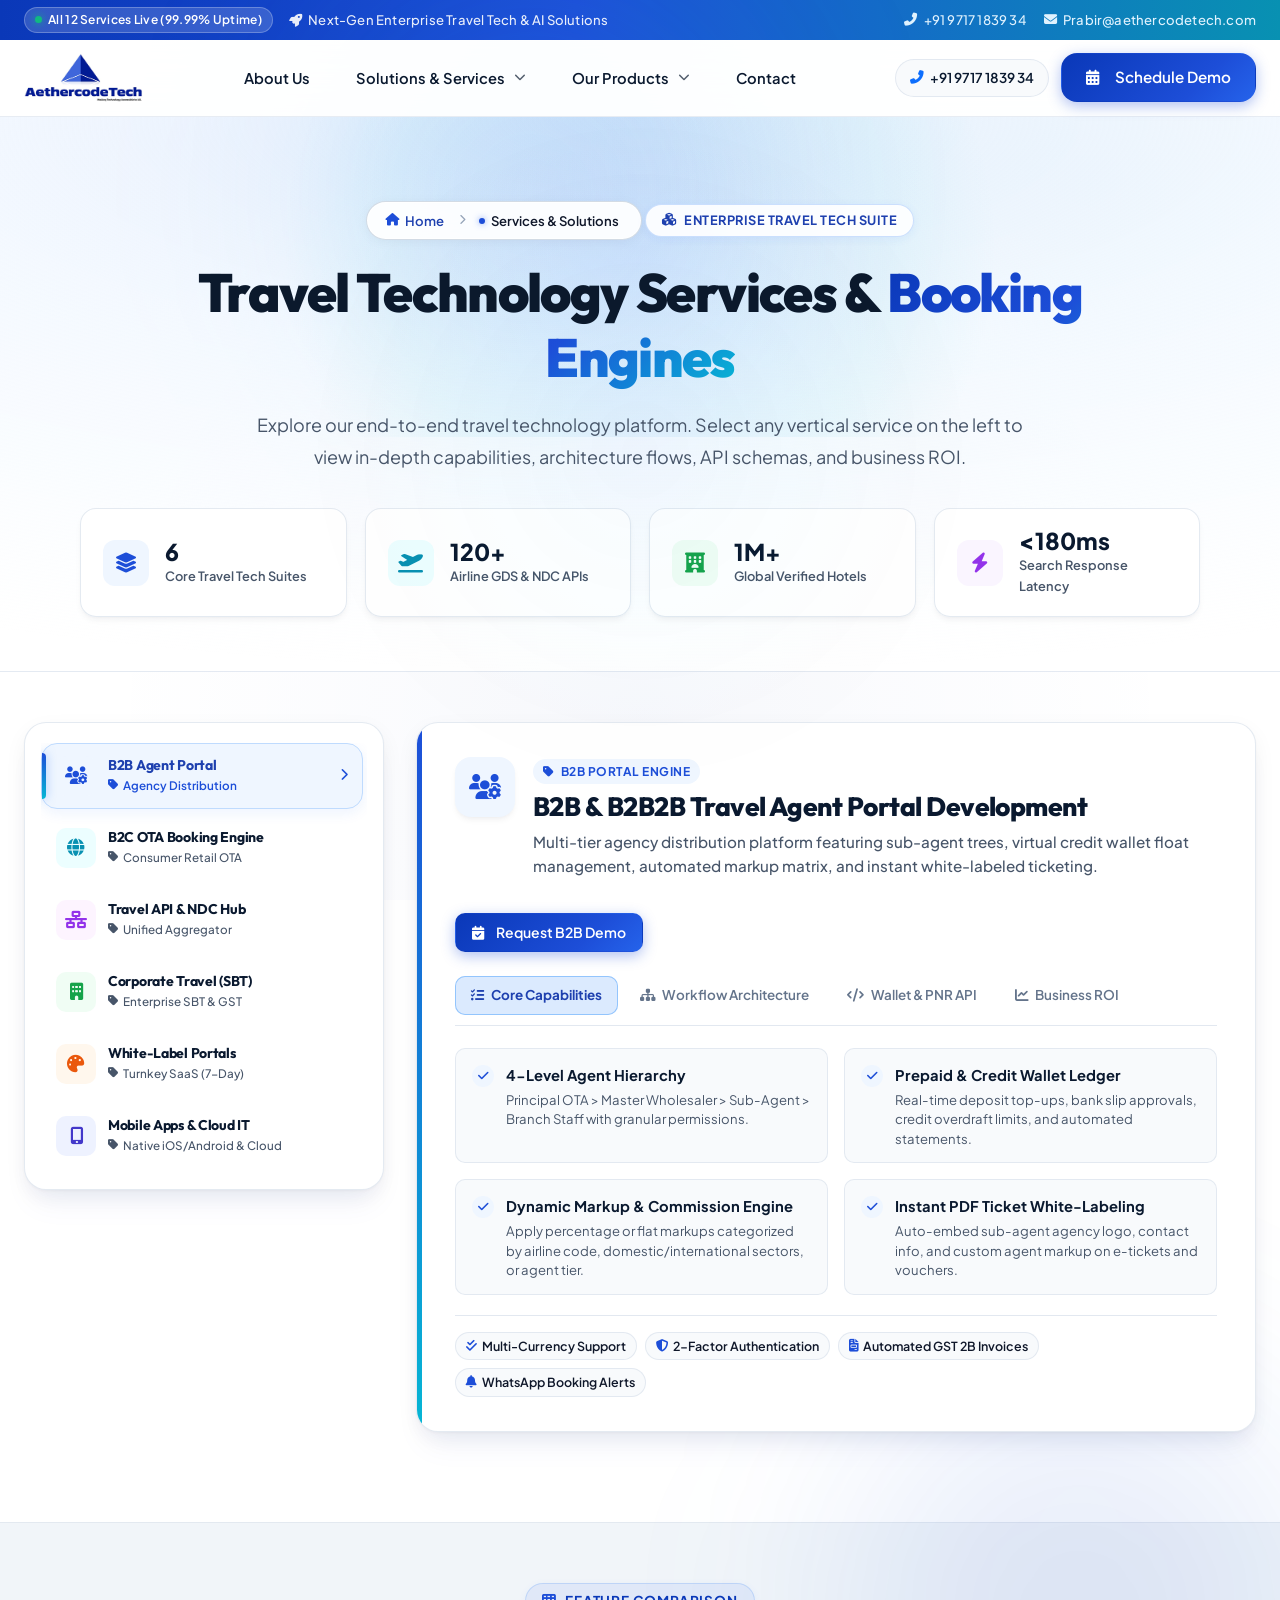
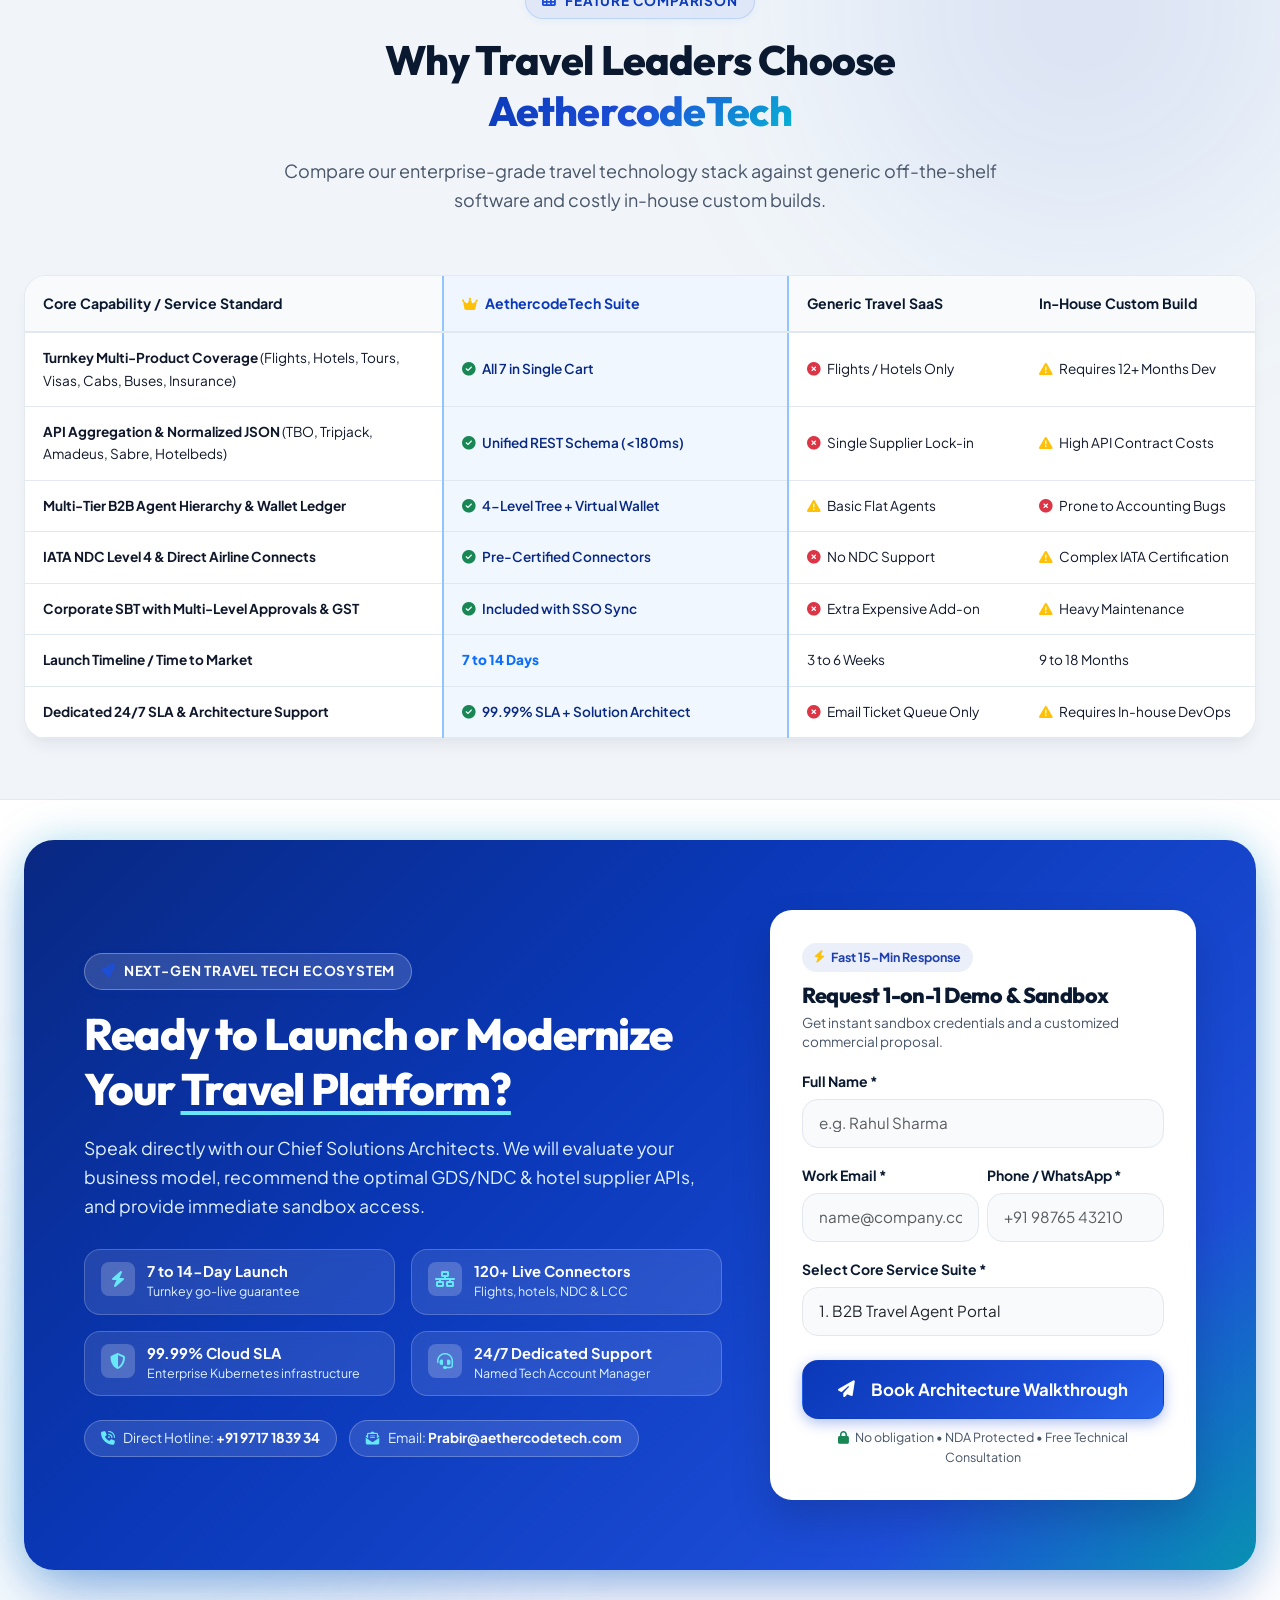
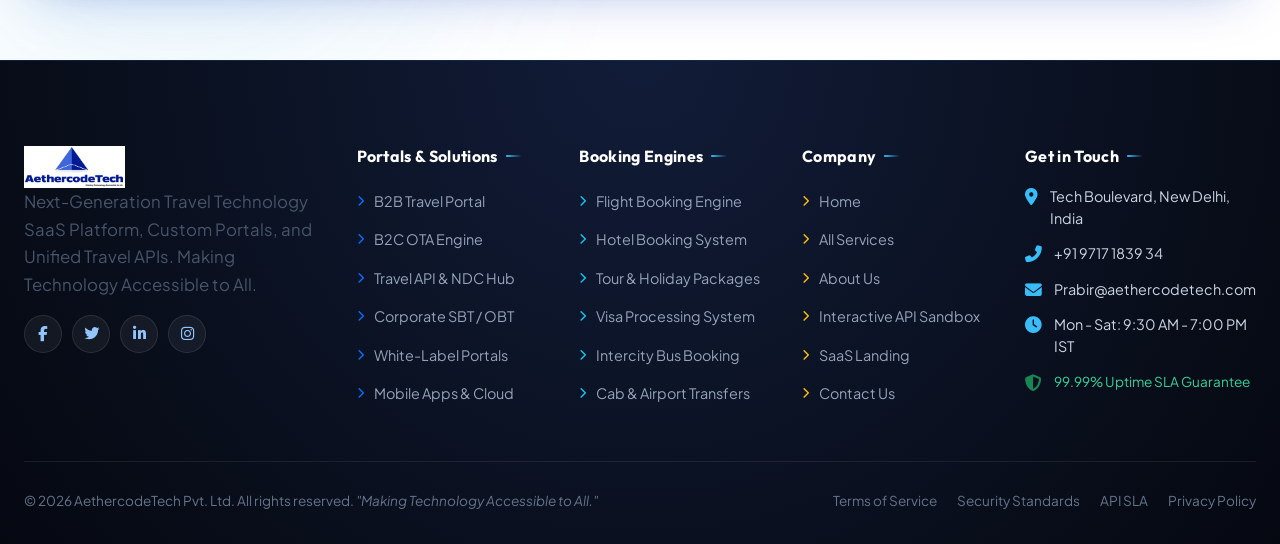
<file: services.html>
<!DOCTYPE html>
<html lang="en">

<head>
  <meta charset="UTF-8">
  <meta name="viewport" content="width=device-width, initial-scale=1.0">
  <title>Services & Solutions Suite | AethercodeTech - Next-Gen Travel Technology</title>

  <!-- SEO Meta Tags -->
  <meta name="description"
    content="Explore AethercodeTech's full suite of travel technology solutions: B2B/B2C Portals, Flight & Hotel Booking Engines, TBO/Tripjack API & NDC Integrations, White-Label Travel Software, Corporate SBT, Bus, Cab, and Visa Systems.">
  <meta name="keywords"
    content="Travel Technology Services, B2B Travel Portal, B2C Booking Engine, Travel API Integration, TBO API, Tripjack Integration, Amadeus Sabre GDS, Flight Engine, Hotel Bedbank API, White Label Travel Portal, Corporate SBT, Holiday Package Software">
  <meta name="robots" content="index, follow">

  <!-- Open Graph / Social Meta -->
  <meta property="og:type" content="website">
  <meta property="og:url" content="https://aethercodetech.com/services.html">
  <meta property="og:title" content="Travel Technology Services & Solutions | AethercodeTech">
  <meta property="og:description"
    content="High-performance B2B/B2C travel portals, unified APIs, GDS/NDC integrations, and booking engines built for scale.">
  <meta property="og:image" content="assets/images/logo.png">

  <!-- Favicon -->
  <link rel="icon" type="image/png" href="assets/images/logo.png">

  <!-- Google Fonts: Plus Jakarta Sans & JetBrains Mono -->
  <link rel="preconnect" href="https://fonts.googleapis.com">
  <link rel="preconnect" href="https://fonts.gstatic.com" crossorigin>
  <link
    href="https://fonts.googleapis.com/css2?family=Plus+Jakarta+Sans:ital,wght@0,300;0,400;0,500;0,600;0,700;0,800;1,400;1,600&family=JetBrains+Mono:wght@400;500;600&display=swap"
    rel="stylesheet">

  <!-- Bootstrap 5.3.3 CSS & Bootstrap Icons -->
  <link href="https://cdn.jsdelivr.net/npm/bootstrap@5.3.3/dist/css/bootstrap.min.css" rel="stylesheet"
    integrity="sha384-QWTKZyjpPEjISv5WaRU9OFeRpok6YctnYmDr5pNlyT2bRjXh0JMhjY6hW+ALEwIH" crossorigin="anonymous">
  <link rel="stylesheet" href="https://cdn.jsdelivr.net/npm/bootstrap-icons@1.11.3/font/bootstrap-icons.min.css">

  <!-- FontAwesome 6.5.2 Icons -->
  <link rel="stylesheet" href="https://cdnjs.cloudflare.com/ajax/libs/font-awesome/6.5.2/css/all.min.css"
    integrity="sha512-SnH5WK+bZxgPHs44uWIX+LLJAJ9/2PkPKZ5QiAj6Ta86w+fsb2TkcmfRyVX3pBnMFcV7oQPJkl9QevSCWr3W6A=="
    crossorigin="anonymous" referrerpolicy="no-referrer">

  <!-- Custom Theme, Component & Services Stylesheets -->
  <link rel="stylesheet" href="assets/css/theme.css">
  <link rel="stylesheet" href="assets/css/components.css">
  <link rel="stylesheet" href="assets/css/animations.css">
  <link rel="stylesheet" href="assets/css/services.css">

  <!-- AOS (Animate On Scroll) CSS -->
  <link rel="stylesheet" href="https://cdn.jsdelivr.net/npm/aos@2.3.4/dist/aos.css">
</head>

<body>

  <!-- Ambient Light Particle & Glow Canvas -->
  <canvas id="ambient-canvas"></canvas>

  <!-- Ambient Blue Lighting Blobs -->
  <div class="bg-ambient-glow glow-blue-1"></div>
  <div class="bg-ambient-glow glow-blue-2"></div>
  <div class="bg-ambient-glow glow-blue-3"></div>

  <!-- Top Announcement Bar -->
  <div class="top-announcement-bar">
    <div class="container container-wide">
      <div class="announcement-inner">
        <div class="announcement-left">
          <span class="status-badge"><span class="status-dot"></span> All 12 Services Live (99.99% Uptime)</span>
          <span class="d-none d-md-inline" style="opacity: 0.9;"><i class="fas fa-rocket me-1"></i> Next-Gen Enterprise Travel Tech & AI Solutions</span>
        </div>
        <div class="announcement-right">
          <a href="tel:+919717183934" class="announcement-link"><i class="fas fa-phone-alt"></i> +91 9717 1839 34</a>
          <a href="mailto:Prabir@aethercodetech.com" class="announcement-link"><i class="fas fa-envelope"></i>
            Prabir@aethercodetech.com</a>
        </div>
      </div>
    </div>
  </div>

  <!-- Main Navigation Header (Clean, Refined UI Design) -->
  <header class="site-header">
    <div class="container container-wide">
      <div class="navbar-container">
        <!-- Logo -->
        <a href="index.html" class="brand-logo-wrapper">
          <img src="assets/images/logo.png" alt="AethercodeTech Logo" class="brand-logo-img">
        </a>

        <!-- Desktop Navigation Links -->
         <nav>
          <ul class="nav-links">
            <li class="nav-item"><a href="about.html" class="nav-link">About Us</a></li>
            <!-- Dropdown 1: Solutions & Services -->
            <li class="nav-item dropdown">
              <a href="services.html" class="nav-link">
                Solutions & Services <i class="fas fa-chevron-down ms-1"></i>
              </a>
              <div class="dropdown-menu-custom dropdown-solutions">
                <div class="dropdown-grid-2">
                  <a href="services.html#tab-b2b" class="dropdown-item-card">
                    <div class="dropdown-item-icon"><i class="fas fa-users-cog"></i></div>
                    <div>
                      <div class="dropdown-item-title">B2B Agent Portal</div>
                      <div class="dropdown-item-desc">Multi-tier agency network, markups & credit wallet ledger.</div>
                    </div>
                  </a>
                  <a href="services.html#tab-b2c" class="dropdown-item-card">
                    <div class="dropdown-item-icon" style="background: #ecfeff; color: #0891b2;"><i
                        class="fas fa-globe"></i></div>
                    <div>
                      <div class="dropdown-item-title">B2C OTA Engine</div>
                      <div class="dropdown-item-desc">High-speed flight, hotel & package consumer booking engine.</div>
                    </div>
                  </a>
                  <a href="services.html#tab-api" class="dropdown-item-card">
                    <div class="dropdown-item-icon" style="background: #fdf4ff; color: #9333ea;"><i
                        class="fas fa-network-wired"></i></div>
                    <div>
                      <div class="dropdown-item-title">Travel API & NDC Hub</div>
                      <div class="dropdown-item-desc">Unified REST API for 120+ airlines, GDS & 1M+ hotels.</div>
                    </div>
                  </a>
                  <a href="services.html#tab-sbt" class="dropdown-item-card">
                    <div class="dropdown-item-icon" style="background: #f0fdf4; color: #16a34a;"><i
                        class="fas fa-building"></i></div>
                    <div>
                      <div class="dropdown-item-title">Corporate Travel (SBT)</div>
                      <div class="dropdown-item-desc">Policy compliance, manager approvals & GST invoicing.</div>
                    </div>
                  </a>
                  <a href="services.html#tab-whitelabel" class="dropdown-item-card">
                    <div class="dropdown-item-icon" style="background: #fff7ed; color: #ea580c;"><i
                        class="fas fa-palette"></i></div>
                    <div>
                      <div class="dropdown-item-title">White-Label Portals</div>
                      <div class="dropdown-item-desc">Launch turnkey branded travel agency portal in 7 days.</div>
                    </div>
                  </a>
                  <a href="services.html#tab-mobile" class="dropdown-item-card">
                    <div class="dropdown-item-icon" style="background: #eef2ff; color: #4338ca;"><i
                        class="fas fa-mobile-alt"></i></div>
                    <div>
                      <div class="dropdown-item-title">Mobile Apps & Cloud IT</div>
                      <div class="dropdown-item-desc">iOS & Android Flutter apps, microservices & ERP sync.</div>
                    </div>
                  </a>
                </div>
                <div class="dropdown-bottom-bar">
                  <span><i class="fas fa-bolt text-primary me-1"></i> Need custom architectural integration?</span>
                  <a href="services.html" class="trigger-demo-modal">Consult Our Solutions Architect <i
                      class="fas fa-arrow-right"></i></a>
                </div>
              </div>
            </li>

            <!-- Dropdown 2: Our Products -->
            <li class="nav-item dropdown">
              <a href="products.html" class="nav-link">
                Our Products <i class="fas fa-chevron-down ms-1"></i>
              </a>
              <div class="dropdown-menu-custom dropdown-products-mega">
                <div class="dropdown-products-container">

                  <!-- Left / Center: Categorized Products -->
                  <div class="dropdown-products-main">

                    <!-- Category 1: Core Travel Engines -->
                    <div class="dropdown-col">
                      <div class="dropdown-col-heading">
                        <i class="fas fa-layer-group text-primary me-2"></i> Travel Booking Engines
                      </div>
                      <div class="dropdown-items-stack">
                        <a href="products.html#tab-flight" class="dropdown-item-card">
                          <div class="dropdown-item-icon icon-blue"><i class="fas fa-plane-departure"></i></div>
                          <div class="dropdown-item-content">
                            <div class="dropdown-item-title">Flight Booking Engine</div>
                            <div class="dropdown-item-desc">GDS, LCC & NDC aggregation with auto-ticketing.</div>
                          </div>
                        </a>
                        <a href="products.html#tab-hotel" class="dropdown-item-card">
                          <div class="dropdown-item-icon icon-cyan"><i class="fas fa-hotel"></i></div>
                          <div class="dropdown-item-content">
                            <div class="dropdown-item-title">Hotel Booking System</div>
                            <div class="dropdown-item-desc">1M+ global hotels with real-time rate parity.</div>
                          </div>
                        </a>
                        <a href="products.html#tab-tours" class="dropdown-item-card">
                          <div class="dropdown-item-icon icon-teal"><i class="fas fa-umbrella-beach"></i></div>
                          <div class="dropdown-item-content">
                            <div class="dropdown-item-title">Tour & Holiday Packages</div>
                            <div class="dropdown-item-desc">Dynamic holiday itineraries & quotation engine.</div>
                          </div>
                        </a>
                        <a href="products.html#tab-insurance" class="dropdown-item-card">
                          <div class="dropdown-item-icon icon-emerald"><i class="fas fa-shield-heart"></i></div>
                          <div class="dropdown-item-content">
                            <div class="dropdown-item-title">Travel Insurance Engine</div>
                            <div class="dropdown-item-desc">Overseas, domestic & instant policy issuance.</div>
                          </div>
                        </a>
                      </div>
                    </div>

                    <!-- Category 2: Mobility & Ancillaries -->
                    <div class="dropdown-col">
                      <div class="dropdown-col-heading">
                        <i class="fas fa-route text-primary me-2"></i> Mobility & Ancillary Services
                      </div>
                      <div class="dropdown-items-stack">
                        <a href="products.html#tab-cabs" class="dropdown-item-card">
                          <div class="dropdown-item-icon icon-amber"><i class="fas fa-taxi"></i></div>
                          <div class="dropdown-item-content">
                            <div class="dropdown-item-title">Cab & Airport Transfers</div>
                            <div class="dropdown-item-desc">Outstation, local & transfer dispatch integrations.</div>
                          </div>
                        </a>
                        <a href="products.html#tab-bus" class="dropdown-item-card">
                          <div class="dropdown-item-icon icon-rose"><i class="fas fa-bus"></i></div>
                          <div class="dropdown-item-content">
                            <div class="dropdown-item-title">Intercity Bus Booking</div>
                            <div class="dropdown-item-desc">Pan-India bus routes with seat deck selector.</div>
                          </div>
                        </a>
                        <a href="products.html#tab-visa" class="dropdown-item-card">
                          <div class="dropdown-item-icon icon-purple"><i class="fas fa-passport"></i></div>
                          <div class="dropdown-item-content">
                            <div class="dropdown-item-title">Visa Processing System</div>
                            <div class="dropdown-item-desc">eVisa applications, checklist & live tracking.</div>
                          </div>
                        </a>
                      </div>
                    </div>

                  </div>

                  <!-- Right Column: Featured Spotlight Card -->
                  <div class="dropdown-spotlight-card">
                    <div>
                      <div class="spotlight-badge"><i class="fas fa-layer-group text-primary"></i> Standalone & API Suites</div>
                      <div class="spotlight-img-wrap">
                        <div class="spotlight-card-icon"><i class="fas fa-cubes"></i></div>
                        <h4 class="spotlight-title">Unified Booking Engines</h4>
                      </div>
                      <p class="spotlight-desc">Modular booking engines for Flights, Hotels, Tours, Visas, Buses, Cabs & Insurance with live UI designs.</p>
                      <ul class="spotlight-list">
                        <li><i class="fas fa-check-circle text-success"></i> Standalone or API integrations</li>
                        <li><i class="fas fa-check-circle text-success"></i> Real-time multi-supplier inventory</li>
                        <li><i class="fas fa-check-circle text-success"></i> White-label ready interfaces</li>
                      </ul>
                    </div>
                    <a href="products.html" class="btn btn-primary btn-sm w-100 mt-2">
                      <i class="fas fa-layer-group me-1"></i> View All Products
                    </a>
                  </div>
                </div>

                <!-- Dropdown Footer -->
                <div class="dropdown-bottom-bar">
                  <div class="dropdown-bottom-links">
                    <a href="#api-sandbox"><i class="fas fa-terminal text-primary me-1"></i> Interactive API Sandbox</a>
                    <span class="dropdown-divider-dot">•</span>
                    <a href="about.html#architecture"><i class="fas fa-server text-primary me-1"></i> Cloud Architecture</a>
                    <span class="dropdown-divider-dot">•</span>
                    <a href="mailto:Prabir@aethercodetech.com"><i class="fas fa-headset text-primary me-1"></i> 24/7 Tech Support</a>
                  </div>
                  <a href="products.html" class="dropdown-view-all">
                    Explore All Products <i class="fas fa-arrow-right ms-1"></i>
                  </a>
                </div>

              </div>
            </li>
            <li class="nav-item"><a href="contact.html" class="nav-link">Contact</a></li>
          </ul>
        </nav>

        <!-- Right Action Group -->
        <div class="header-cta-group">
          <a href="tel:+919717183934" class="btn-header-phone d-none d-xl-inline-flex">
            <i class="fas fa-phone-alt text-primary"></i> +91 9717 1839 34
          </a>
          <a href="#" class="btn btn-primary sheen-effect trigger-demo-modal d-none d-sm-inline-flex">
            <i class="fas fa-calendar-alt me-2"></i> Schedule Demo
          </a>
          <button class="mobile-nav-toggle d-lg-none" aria-label="Toggle navigation">
            <i class="fas fa-bars"></i>
          </button>
        </div>
      </div>
    </div>
  </header>

  <!-- Mobile Drawer Menu -->
  <div class="mobile-drawer" id="mobile-drawer-menu">
    <div class="mobile-drawer-content">
      <ul class="mobile-nav-list">
        <li><a href="index.html" class="mobile-nav-link"><i class="fas fa-home me-2"></i> Home</a></li>
        <li><a href="services.html" class="mobile-nav-link active"><i class="fas fa-cubes me-2"></i> Services & Solutions</a></li>
        <li><a href="products.html" class="mobile-nav-link"><i class="fas fa-layer-group me-2"></i> Products Suite</a></li>
        <li><a href="about.html" class="mobile-nav-link"><i class="fas fa-info-circle me-2"></i> About Us</a></li>
        <li><a href="contact.html" class="mobile-nav-link"><i class="fas fa-envelope me-2"></i> Contact Us</a></li>
      </ul>
      <div class="mobile-drawer-cta mt-4">
        <a href="tel:+919717183934" class="btn btn-outline-primary w-100 mb-2">
          <i class="fas fa-phone-alt me-2"></i> +91 9717 1839 34
        </a>
        <a href="#" class="btn btn-primary w-100 trigger-demo-modal">
          <i class="fas fa-calendar-alt me-2"></i> Schedule Demo
        </a>
      </div>
    </div>
  </div>

  <main>
    <!-- HERO SECTION -->
    <section class="services-hero-section">
      <div class="container container-wide">
        <div class="services-hero-content" data-aos="fade-up">
          <nav aria-label="breadcrumb" class="page-breadcrumb">
            <a href="index.html"><i class="fas fa-home"></i> Home</a>
            <i class="fas fa-chevron-right breadcrumb-separator"></i>
            <span class="breadcrumb-current"><span class="breadcrumb-dot"></span> Services & Solutions</span>
          </nav>

          <div class="services-hero-badge">
            <i class="fas fa-cubes"></i> Enterprise Travel Tech Suite
          </div>
          <h1 class="services-hero-title">
            Travel Technology Services & <span class="text-gradient-blue">Booking Engines</span>
          </h1>
          <p class="services-hero-subtitle">
            Explore our end-to-end travel technology platform. Select any vertical service on the left to view in-depth capabilities, architecture flows, API schemas, and business ROI.
          </p>
        </div>

        <!-- Performance Metrics Strip -->
        <div class="services-stats-strip" data-aos="fade-up" data-aos-delay="100">
          <div class="service-stat-card">
            <div class="stat-icon-wrap stat-icon-blue"><i class="fas fa-layer-group"></i></div>
            <div>
              <div class="stat-num">6</div>
              <div class="stat-label">Core Travel Tech Suites</div>
            </div>
          </div>
          <div class="service-stat-card">
            <div class="stat-icon-wrap stat-icon-cyan"><i class="fas fa-plane-departure"></i></div>
            <div>
              <div class="stat-num">120+</div>
              <div class="stat-label">Airline GDS & NDC APIs</div>
            </div>
          </div>
          <div class="service-stat-card">
            <div class="stat-icon-wrap stat-icon-teal"><i class="fas fa-hotel"></i></div>
            <div>
              <div class="stat-num">1M+</div>
              <div class="stat-label">Global Verified Hotels</div>
            </div>
          </div>
          <div class="service-stat-card">
            <div class="stat-icon-wrap stat-icon-purple"><i class="fas fa-bolt"></i></div>
            <div>
              <div class="stat-num">&lt;180ms</div>
              <div class="stat-label">Search Response Latency</div>
            </div>
          </div>
        </div>
      </div>
    </section>

    <!-- ==========================================================================
         VERTICAL TAB ELEMENT WITH EFFECTS FOR SERVICES
         ========================================================================== -->
    <section class="vertical-services-section" id="vertical-services-anchor">
      <div class="container container-wide">
        
        <div class="vertical-services-layout">

          <!-- ==========================================================================
               LEFT STICKY SIDEBAR: VERTICAL TABS (6 CORE SERVICES)
               ========================================================================== -->
          <aside class="vtab-sidebar" data-aos="fade-right">
            <!-- Vertical Tab Button List (6 Header Services) -->
            <div class="vtab-list" id="vtab-buttons-list">

              <!-- Tab 1: B2B Travel Portal -->
              <button class="vtab-btn active" data-target="vtab-pane-b2b" data-cat="portals" data-keywords="b2b portal agent sub-agent wallet credit markup ledger distribution">
                <div class="vtab-btn-icon" style="background: #eff6ff; color: #1d4ed8;">
                  <i class="fas fa-users-cog"></i>
                </div>
                <div class="vtab-btn-info">
                  <div class="vtab-btn-title">B2B Agent Portal</div>
                  <div class="vtab-btn-sub"><i class="fas fa-tag"></i> Agency Distribution</div>
                </div>
                <i class="fas fa-chevron-right vtab-btn-arrow"></i>
              </button>

              <!-- Tab 2: B2C Travel Portal -->
              <button class="vtab-btn" data-target="vtab-pane-b2c" data-cat="portals" data-keywords="b2c ota portal consumer booking single cart flight hotel packages payment gateway">
                <div class="vtab-btn-icon" style="background: #ecfeff; color: #0891b2;">
                  <i class="fas fa-globe"></i>
                </div>
                <div class="vtab-btn-info">
                  <div class="vtab-btn-title">B2C OTA Booking Engine</div>
                  <div class="vtab-btn-sub"><i class="fas fa-tag"></i> Consumer Retail OTA</div>
                </div>
                <i class="fas fa-chevron-right vtab-btn-arrow"></i>
              </button>

              <!-- Tab 3: Travel API Hub -->
              <button class="vtab-btn" data-target="vtab-pane-api" data-cat="apis" data-keywords="travel api ndc tbo tripjack amadeus sabre galileo hotelbeds rest json aggregation">
                <div class="vtab-btn-icon" style="background: #fdf4ff; color: #9333ea;">
                  <i class="fas fa-network-wired"></i>
                </div>
                <div class="vtab-btn-info">
                  <div class="vtab-btn-title">Travel API & NDC Hub</div>
                  <div class="vtab-btn-sub"><i class="fas fa-tag"></i> Unified Aggregator</div>
                </div>
                <i class="fas fa-chevron-right vtab-btn-arrow"></i>
              </button>

              <!-- Tab 4: Corporate SBT -->
              <button class="vtab-btn" data-target="vtab-pane-sbt" data-cat="enterprise" data-keywords="corporate sbt obt self booking policy approval gst billing expense">
                <div class="vtab-btn-icon" style="background: #f0fdf4; color: #16a34a;">
                  <i class="fas fa-building"></i>
                </div>
                <div class="vtab-btn-info">
                  <div class="vtab-btn-title">Corporate Travel (SBT)</div>
                  <div class="vtab-btn-sub"><i class="fas fa-tag"></i> Enterprise SBT & GST</div>
                </div>
                <i class="fas fa-chevron-right vtab-btn-arrow"></i>
              </button>

              <!-- Tab 5: White-Label Portals -->
              <button class="vtab-btn" data-target="vtab-pane-whitelabel" data-cat="portals" data-keywords="white label turnkey brand custom domain launch 7 days reseller">
                <div class="vtab-btn-icon" style="background: #fff7ed; color: #ea580c;">
                  <i class="fas fa-palette"></i>
                </div>
                <div class="vtab-btn-info">
                  <div class="vtab-btn-title">White-Label Portals</div>
                  <div class="vtab-btn-sub"><i class="fas fa-tag"></i> Turnkey SaaS (7-Day)</div>
                </div>
                <i class="fas fa-chevron-right vtab-btn-arrow"></i>
              </button>

              <!-- Tab 6: Mobile Apps & Cloud IT -->
              <button class="vtab-btn" data-target="vtab-pane-mobile" data-cat="mobile-cloud" data-keywords="mobile app flutter ios android cloud microservices aws kubernetes devops">
                <div class="vtab-btn-icon" style="background: #eef2ff; color: #4338ca;">
                  <i class="fas fa-mobile-alt"></i>
                </div>
                <div class="vtab-btn-info">
                  <div class="vtab-btn-title">Mobile Apps & Cloud IT</div>
                  <div class="vtab-btn-sub"><i class="fas fa-tag"></i> Native iOS/Android & Cloud</div>
                </div>
                <i class="fas fa-chevron-right vtab-btn-arrow"></i>
              </button>

            </div>
          </aside>

          <!-- ==========================================================================
               RIGHT CONTENT AREA: VERTICAL TAB PANES
               ========================================================================== -->
          <div class="vtab-content-area" id="vtab-content-container">

            <!-- PANE 1: B2B Travel Portal -->
            <div class="vtab-pane active" id="vtab-pane-b2b">
              <div class="service-full-card">
                <div class="service-card-header">
                  <div class="service-card-title-group">
                    <div class="service-avatar-icon" style="background: #eff6ff; color: #1d4ed8;">
                      <i class="fas fa-users-cog"></i>
                    </div>
                    <div>
                      <span class="service-cat-pill" style="background: #eff6ff; color: #1d4ed8;"><i class="fas fa-tag"></i> B2B Portal Engine</span>
                      <h2 class="service-title-text">B2B & B2B2B Travel Agent Portal Development</h2>
                      <p class="service-tagline-text">
                        Multi-tier agency distribution platform featuring sub-agent trees, virtual credit wallet float management, automated markup matrix, and instant white-labeled ticketing.
                      </p>
                    </div>
                  </div>
                  <div class="service-header-actions">
                    <a href="#" class="btn btn-primary btn-sm trigger-demo-modal"><i class="fas fa-calendar-check me-1"></i> Request B2B Demo</a>
                  </div>
                </div>

                <div class="service-inner-tabs-container">
                  <div class="service-inner-nav">
                    <button class="inner-tab-link active" data-target="b2b-cap"><i class="fas fa-list-check"></i> Core Capabilities</button>
                    <button class="inner-tab-link" data-target="b2b-flow"><i class="fas fa-sitemap"></i> Workflow Architecture</button>
                    <button class="inner-tab-link" data-target="b2b-api-spec"><i class="fas fa-code"></i> Wallet & PNR API</button>
                    <button class="inner-tab-link" data-target="b2b-roi-box"><i class="fas fa-chart-line"></i> Business ROI</button>
                  </div>

                  <div class="inner-tab-pane active" id="b2b-cap">
                    <div class="service-features-grid">
                      <div class="service-feature-item">
                        <div class="feature-check-icon" style="background: #eff6ff; color: #1d4ed8;"><i class="fas fa-check"></i></div>
                        <div>
                          <div class="feature-title">4-Level Agent Hierarchy</div>
                          <div class="feature-desc">Principal OTA &gt; Master Wholesaler &gt; Sub-Agent &gt; Branch Staff with granular permissions.</div>
                        </div>
                      </div>
                      <div class="service-feature-item">
                        <div class="feature-check-icon" style="background: #eff6ff; color: #1d4ed8;"><i class="fas fa-check"></i></div>
                        <div>
                          <div class="feature-title">Prepaid & Credit Wallet Ledger</div>
                          <div class="feature-desc">Real-time deposit top-ups, bank slip approvals, credit overdraft limits, and automated statements.</div>
                        </div>
                      </div>
                      <div class="service-feature-item">
                        <div class="feature-check-icon" style="background: #eff6ff; color: #1d4ed8;"><i class="fas fa-check"></i></div>
                        <div>
                          <div class="feature-title">Dynamic Markup & Commission Engine</div>
                          <div class="feature-desc">Apply percentage or flat markups categorized by airline code, domestic/international sectors, or agent tier.</div>
                        </div>
                      </div>
                      <div class="service-feature-item">
                        <div class="feature-check-icon" style="background: #eff6ff; color: #1d4ed8;"><i class="fas fa-check"></i></div>
                        <div>
                          <div class="feature-title">Instant PDF Ticket White-Labeling</div>
                          <div class="feature-desc">Auto-embed sub-agent agency logo, contact info, and custom agent markup on e-tickets and vouchers.</div>
                        </div>
                      </div>
                    </div>
                  </div>

                  <div class="inner-tab-pane" id="b2b-flow">
                    <div class="tech-architecture-box">
                      <div class="tech-arch-header">
                        <span class="tech-arch-title"><i class="fas fa-network-wired"></i> B2B Transaction Lifecycle Flow</span>
                        <span class="badge bg-primary">ACID Compliant</span>
                      </div>
                      <div class="flow-steps-grid">
                        <div class="flow-step-node">
                          <div class="flow-step-num">STEP 01</div>
                          <div class="flow-step-name">Unified Search</div>
                          <div class="flow-step-sub">Aggregates GDS, LCC & Bedbanks</div>
                        </div>
                        <div class="flow-step-node">
                          <div class="flow-step-num">STEP 02</div>
                          <div class="flow-step-name">Markup Injection</div>
                          <div class="flow-step-sub">Applies Agent/Sub-agent Tier Markup</div>
                        </div>
                        <div class="flow-step-node">
                          <div class="flow-step-num">STEP 03</div>
                          <div class="flow-step-name">Wallet Lock & Deduction</div>
                          <div class="flow-step-sub">Atomic Balance Check & Ledger Entry</div>
                        </div>
                        <div class="flow-step-node">
                          <div class="flow-step-num">STEP 04</div>
                          <div class="flow-step-name">Instant PNR & PDF</div>
                          <div class="flow-step-sub">Generates Branded Agent E-ticket</div>
                        </div>
                      </div>
                    </div>
                  </div>

                  <div class="inner-tab-pane" id="b2b-api-spec">
                    <div class="code-preview-block">
                      <span class="code-badge-method method-post">POST</span> <span style="color: #cbd5e1;">/v2/b2b/wallet/deduct-and-issue</span>
                      <pre style="margin: 0; color: #93c5fd;"><code>{
  "agent_id": "AG-DEL-8941",
  "booking_reference": "BK-2026-90412",
  "product_type": "FLIGHT",
  "supplier": "AMADEUS_NDC",
  "cost_price": 280.00,
  "agent_markup": 25.00,
  "total_charged": 280.00,
  "currency": "USD",
  "auto_issue_pnr": true
}</code></pre>
                    </div>
                  </div>

                  <div class="inner-tab-pane" id="b2b-roi-box">
                    <div class="row g-3">
                      <div class="col-md-4">
                        <div class="p-3 bg-light rounded border text-center">
                          <h4 class="text-primary fw-bold mb-1">+400%</h4>
                          <small class="text-muted">Agent Network Scale Capacity</small>
                        </div>
                      </div>
                      <div class="col-md-4">
                        <div class="p-3 bg-light rounded border text-center">
                          <h4 class="text-success fw-bold mb-1">0%</h4>
                          <small class="text-muted">Bad Debt with Automated Wallet</small>
                        </div>
                      </div>
                      <div class="col-md-4">
                        <div class="p-3 bg-light rounded border text-center">
                          <h4 class="text-info fw-bold mb-1">&lt;3 Sec</h4>
                          <small class="text-muted">Search-to-Issue Transaction Speed</small>
                        </div>
                      </div>
                    </div>
                  </div>
                </div>

                <div class="specs-chips-row">
                  <span class="spec-chip"><i class="fas fa-check-double"></i> Multi-Currency Support</span>
                  <span class="spec-chip"><i class="fas fa-shield-alt"></i> 2-Factor Authentication</span>
                  <span class="spec-chip"><i class="fas fa-file-invoice"></i> Automated GST 2B Invoices</span>
                  <span class="spec-chip"><i class="fas fa-bell"></i> WhatsApp Booking Alerts</span>
                </div>
              </div>
            </div>

            <!-- PANE 2: B2C OTA Engine -->
            <div class="vtab-pane" id="vtab-pane-b2c">
              <div class="service-full-card">
                <div class="service-card-header">
                  <div class="service-card-title-group">
                    <div class="service-avatar-icon" style="background: #ecfeff; color: #0891b2;">
                      <i class="fas fa-globe"></i>
                    </div>
                    <div>
                      <span class="service-cat-pill" style="background: #ecfeff; color: #0891b2;"><i class="fas fa-tag"></i> Consumer OTA Engine</span>
                      <h2 class="service-title-text">B2C Travel Portal & Online Travel Agency (OTA) Engine</h2>
                      <p class="service-tagline-text">
                        Modern high-converting consumer portal with unified cross-product cart, integrated global payment gateways, dynamic promo engines, and self-service booking management.
                      </p>
                    </div>
                  </div>
                  <div class="service-header-actions">
                    <a href="#" class="btn btn-primary btn-sm trigger-demo-modal"><i class="fas fa-calendar-check me-1"></i> Request B2C Demo</a>
                  </div>
                </div>

                <div class="service-inner-tabs-container">
                  <div class="service-inner-nav">
                    <button class="inner-tab-link active" data-target="b2c-cap"><i class="fas fa-list-check"></i> Core Capabilities</button>
                    <button class="inner-tab-link" data-target="b2c-flow"><i class="fas fa-sitemap"></i> Checkout Funnel</button>
                    <button class="inner-tab-link" data-target="b2c-api-spec"><i class="fas fa-code"></i> Checkout Session API</button>
                    <button class="inner-tab-link" data-target="b2c-roi-box"><i class="fas fa-chart-line"></i> Conversion Impact</button>
                  </div>

                  <div class="inner-tab-pane active" id="b2c-cap">
                    <div class="service-features-grid">
                      <div class="service-feature-item">
                        <div class="feature-check-icon" style="background: #ecfeff; color: #0891b2;"><i class="fas fa-check"></i></div>
                        <div>
                          <div class="feature-title">Cross-Product Single Cart Checkout</div>
                          <div class="feature-desc">Bundle Flights, Hotels, Transfers, Visas, and Insurance in a single seamless checkout session.</div>
                        </div>
                      </div>
                      <div class="service-feature-item">
                        <div class="feature-check-icon" style="background: #ecfeff; color: #0891b2;"><i class="fas fa-check"></i></div>
                        <div>
                          <div class="feature-title">Global Multi-Currency & Gateways</div>
                          <div class="feature-desc">Razorpay, Stripe, PayU, PayPal, Apple Pay & Google Pay with automated currency conversion.</div>
                        </div>
                      </div>
                      <div class="service-feature-item">
                        <div class="feature-check-icon" style="background: #ecfeff; color: #0891b2;"><i class="fas fa-check"></i></div>
                        <div>
                          <div class="feature-title">Smart Dynamic Promo & Cashback</div>
                          <div class="feature-desc">Bank-specific offers (HDFC, ICICI, Amex), promo codes, wallet rewards, and loyalty points.</div>
                        </div>
                      </div>
                      <div class="service-feature-item">
                        <div class="feature-check-icon" style="background: #ecfeff; color: #0891b2;"><i class="fas fa-check"></i></div>
                        <div>
                          <div class="feature-title">Self-Service Traveler Management</div>
                          <div class="feature-desc">1-click cancellation, date-change requests, automated refunds, and instant PDF/SMS itinerary downloads.</div>
                        </div>
                      </div>
                    </div>
                  </div>

                  <div class="inner-tab-pane" id="b2c-flow">
                    <div class="tech-architecture-box">
                      <div class="tech-arch-header">
                        <span class="tech-arch-title"><i class="fas fa-shopping-cart"></i> Ultra-Fast Consumer Booking Funnel</span>
                        <span class="badge bg-cyan text-white" style="background: #0891b2;">Sub-250ms Response</span>
                      </div>
                      <div class="flow-steps-grid">
                        <div class="flow-step-node">
                          <div class="flow-step-num">STEP 01</div>
                          <div class="flow-step-name">Fast Search</div>
                          <div class="flow-step-sub">Instant Autocomplete & Filters</div>
                        </div>
                        <div class="flow-step-node">
                          <div class="flow-step-num">STEP 02</div>
                          <div class="flow-step-name">Fare Lock</div>
                          <div class="flow-step-sub">Real-time Seat & Price Re-check</div>
                        </div>
                        <div class="flow-step-node">
                          <div class="flow-step-num">STEP 03</div>
                          <div class="flow-step-name">Payment Gateway</div>
                          <div class="flow-step-sub">3D Secure Tokenized Capture</div>
                        </div>
                        <div class="flow-step-node">
                          <div class="flow-step-num">STEP 04</div>
                          <div class="flow-step-name">Instant Fulfillment</div>
                          <div class="flow-step-sub">Auto-Issue & WhatsApp Dispatch</div>
                        </div>
                      </div>
                    </div>
                  </div>

                  <div class="inner-tab-pane" id="b2c-api-spec">
                    <div class="code-preview-block">
                      <span class="code-badge-method method-post">POST</span> <span style="color: #cbd5e1;">/v2/orders/checkout-session</span>
                      <pre style="margin: 0; color: #93c5fd;"><code>{
  "customer": { "email": "alex.traveler@example.com", "phone": "+1-415-555-0199" },
  "cart_items": [
    { "type": "FLIGHT", "offer_id": "FL-OFFER-9821", "pax_count": 2 },
    { "type": "HOTEL", "room_id": "RM-4091", "nights": 3 },
    { "type": "INSURANCE", "policy_tier": "PLATINUM" }
  ],
  "promo_code": "SUMMER2026",
  "currency": "USD",
  "gateway": "STRIPE"
}</code></pre>
                    </div>
                  </div>

                  <div class="inner-tab-pane" id="b2c-roi-box">
                    <div class="row g-3">
                      <div class="col-md-4">
                        <div class="p-3 bg-light rounded border text-center">
                          <h4 class="text-primary fw-bold mb-1">3.8x</h4>
                          <small class="text-muted">Higher Cart Conversion Rate</small>
                        </div>
                      </div>
                      <div class="col-md-4">
                        <div class="p-3 bg-light rounded border text-center">
                          <h4 class="text-success fw-bold mb-1">-65%</h4>
                          <small class="text-muted">Cart Abandonment Reduction</small>
                        </div>
                      </div>
                      <div class="col-md-4">
                        <div class="p-3 bg-light rounded border text-center">
                          <h4 class="text-info fw-bold mb-1">100%</h4>
                          <small class="text-muted">Automated Instant Ticket Delivery</small>
                        </div>
                      </div>
                    </div>
                  </div>
                </div>

                <div class="specs-chips-row">
                  <span class="spec-chip"><i class="fas fa-mobile-alt"></i> Mobile PWA Ready</span>
                  <span class="spec-chip"><i class="fas fa-lock"></i> PCI-DSS Level 1 Compliant</span>
                  <span class="spec-chip"><i class="fas fa-search"></i> SEO Dynamic Landing Pages</span>
                  <span class="spec-chip"><i class="fab fa-whatsapp"></i> Automated WhatsApp Alerts</span>
                </div>
              </div>
            </div>

            <!-- PANE 3: Travel API & NDC Hub -->
            <div class="vtab-pane" id="vtab-pane-api">
              <div class="service-full-card">
                <div class="service-card-header">
                  <div class="service-card-title-group">
                    <div class="service-avatar-icon" style="background: #fdf4ff; color: #9333ea;">
                      <i class="fas fa-network-wired"></i>
                    </div>
                    <div>
                      <span class="service-cat-pill" style="background: #fdf4ff; color: #9333ea;"><i class="fas fa-tag"></i> Unified API Aggregation</span>
                      <h2 class="service-title-text">Travel API Integration & NDC Aggregator Hub</h2>
                      <p class="service-tagline-text">
                        Unified REST API normalized across Amadeus, Sabre, Galileo, TBO Holidays, Tripjack, Hotelbeds, and IATA NDC 21.3 Level 4 direct airline connections.
                      </p>
                    </div>
                  </div>
                  <div class="service-header-actions">
                    <a href="index.html#api-sandbox" class="btn btn-outline-primary btn-sm"><i class="fas fa-terminal me-1"></i> Open Sandbox</a>
                    <a href="#" class="btn btn-primary btn-sm trigger-demo-modal"><i class="fas fa-key me-1"></i> Get API Keys</a>
                  </div>
                </div>

                <div class="service-inner-tabs-container">
                  <div class="service-inner-nav">
                    <button class="inner-tab-link active" data-target="api-sup"><i class="fas fa-list-check"></i> Supported Suppliers</button>
                    <button class="inner-tab-link" data-target="api-flow"><i class="fas fa-sitemap"></i> High-Speed Caching</button>
                    <button class="inner-tab-link" data-target="api-payload"><i class="fas fa-code"></i> Unified JSON Payload</button>
                    <button class="inner-tab-link" data-target="api-sla"><i class="fas fa-server"></i> Performance SLAs</button>
                  </div>

                  <div class="inner-tab-pane active" id="api-sup">
                    <div class="service-features-grid">
                      <div class="service-feature-item">
                        <div class="feature-check-icon" style="background: #fdf4ff; color: #9333ea;"><i class="fas fa-check"></i></div>
                        <div>
                          <div class="feature-title">TBO Air & TBO Holidays API</div>
                          <div class="feature-desc">Full integration for flights, 1M+ hotels, sightseeing packages, and travel insurance with real-time rate sync.</div>
                        </div>
                      </div>
                      <div class="service-feature-item">
                        <div class="feature-check-icon" style="background: #fdf4ff; color: #9333ea;"><i class="fas fa-check"></i></div>
                        <div>
                          <div class="feature-title">Tripjack Flight & Hotel API</div>
                          <div class="feature-desc">Specialized LCC airline integration with instant seat mapping, dynamic baggage, and auto-refund webhooks.</div>
                        </div>
                      </div>
                      <div class="service-feature-item">
                        <div class="feature-check-icon" style="background: #fdf4ff; color: #9333ea;"><i class="fas fa-check"></i></div>
                        <div>
                          <div class="feature-title">Global GDS (Amadeus, Sabre, Travelport)</div>
                          <div class="feature-desc">Full GDS PNR creation, ticketing queues, voiding, baggage allowances, and corporate negotiated fares.</div>
                        </div>
                      </div>
                      <div class="service-feature-item">
                        <div class="feature-check-icon" style="background: #fdf4ff; color: #9333ea;"><i class="fas fa-check"></i></div>
                        <div>
                          <div class="feature-title">IATA NDC Level 4 Direct Airline Connects</div>
                          <div class="feature-desc">Emirates, Singapore Airlines, Qatar Airways, Lufthansa Group NDC with rich media and bundled ancillaries.</div>
                        </div>
                      </div>
                    </div>
                  </div>

                  <div class="inner-tab-pane" id="api-flow">
                    <div class="tech-architecture-box">
                      <div class="tech-arch-header">
                        <span class="tech-arch-title"><i class="fas fa-bolt"></i> Distributed In-Memory Caching Pipeline</span>
                        <span class="badge bg-purple text-white" style="background: #9333ea;">&lt;180ms Latency</span>
                      </div>
                      <div class="flow-steps-grid">
                        <div class="flow-step-node">
                          <div class="flow-step-num">01. INGEST</div>
                          <div class="flow-step-name">Async Query Dispatch</div>
                          <div class="flow-step-sub">Fans out to 15+ suppliers</div>
                        </div>
                        <div class="flow-step-node">
                          <div class="flow-step-num">02. NORMALIZATION</div>
                          <div class="flow-step-name">JSON Schema Parsing</div>
                          <div class="flow-step-sub">Unifies XML/SOAP into 1 format</div>
                        </div>
                        <div class="flow-step-node">
                          <div class="flow-step-num">03. DEDUPLICATION</div>
                          <div class="flow-step-name">Cheapest Fare Rank</div>
                          <div class="flow-step-sub">Eliminates duplicate flight & hotel IDs</div>
                        </div>
                        <div class="flow-step-node">
                          <div class="flow-step-num">04. RESPONSE</div>
                          <div class="flow-step-name">Cached Stream Return</div>
                          <div class="flow-step-sub">Delivers unified JSON to client</div>
                        </div>
                      </div>
                    </div>
                  </div>

                  <div class="inner-tab-pane" id="api-payload">
                    <div class="code-preview-block">
                      <span class="code-badge-method method-post">POST</span> <span style="color: #cbd5e1;">/v2/flights/search</span>
                      <pre style="margin: 0; color: #93c5fd;"><code>{
  "trip_type": "ROUND_TRIP",
  "cabin_class": "BUSINESS",
  "passengers": { "adults": 1 },
  "routes": [
    { "origin": "DEL", "destination": "LHR", "departure_date": "2026-12-01" },
    { "origin": "LHR", "destination": "DEL", "departure_date": "2026-12-10" }
  ],
  "suppliers": ["AMADEUS_NDC", "TBO_AIR", "SABRE_GDS"]
}</code></pre>
                    </div>
                  </div>

                  <div class="inner-tab-pane" id="api-sla">
                    <div class="row g-3">
                      <div class="col-md-3">
                        <div class="p-3 bg-light rounded border text-center">
                          <h5 class="text-primary fw-bold mb-1">99.99%</h5>
                          <small class="text-muted">API Availability SLA</small>
                        </div>
                      </div>
                      <div class="col-md-3">
                        <div class="p-3 bg-light rounded border text-center">
                          <h5 class="text-success fw-bold mb-1">10,000+</h5>
                          <small class="text-muted">Queries Per Second</small>
                        </div>
                      </div>
                      <div class="col-md-3">
                        <div class="p-3 bg-light rounded border text-center">
                          <h5 class="text-info fw-bold mb-1">OpenAPI 3.0</h5>
                          <small class="text-muted">Swagger Ready SDKs</small>
                        </div>
                      </div>
                      <div class="col-md-3">
                        <div class="p-3 bg-light rounded border text-center">
                          <h5 class="text-warning fw-bold mb-1">Webhooks</h5>
                          <small class="text-muted">Live Schedule Alerts</small>
                        </div>
                      </div>
                    </div>
                  </div>
                </div>

                <div class="specs-chips-row">
                  <span class="spec-chip"><i class="fas fa-check"></i> JSON / RESTful</span>
                  <span class="spec-chip"><i class="fas fa-check"></i> Auto-PNR Issuance</span>
                  <span class="spec-chip"><i class="fas fa-check"></i> Real-Time Seat Maps</span>
                  <span class="spec-chip"><i class="fas fa-check"></i> Webhook Event Streams</span>
                </div>
              </div>
            </div>

            <!-- PANE 4: Corporate SBT -->
            <div class="vtab-pane" id="vtab-pane-sbt">
              <div class="service-full-card">
                <div class="service-card-header">
                  <div class="service-card-title-group">
                    <div class="service-avatar-icon" style="background: #f0fdf4; color: #16a34a;">
                      <i class="fas fa-building"></i>
                    </div>
                    <div>
                      <span class="service-cat-pill" style="background: #f0fdf4; color: #16a34a;"><i class="fas fa-tag"></i> Corporate Enterprise</span>
                      <h2 class="service-title-text">Corporate Self-Booking Tool (SBT / OBT)</h2>
                      <p class="service-tagline-text">
                        Comprehensive corporate travel platform with dynamic travel policy controls, multi-level manager approvals, centralized corporate billing, and automated GST 2A/2B reconciliation.
                      </p>
                    </div>
                  </div>
                  <div class="service-header-actions">
                    <a href="#" class="btn btn-primary btn-sm trigger-demo-modal"><i class="fas fa-building me-1"></i> Request SBT Demo</a>
                  </div>
                </div>

                <div class="service-inner-tabs-container">
                  <div class="service-inner-nav">
                    <button class="inner-tab-link active" data-target="sbt-cap"><i class="fas fa-list-check"></i> Enterprise Features</button>
                    <button class="inner-tab-link" data-target="sbt-flow"><i class="fas fa-tasks"></i> Approval Matrix</button>
                    <button class="inner-tab-link" data-target="sbt-tax"><i class="fas fa-file-invoice"></i> GST Compliance</button>
                  </div>

                  <div class="inner-tab-pane active" id="sbt-cap">
                    <div class="service-features-grid">
                      <div class="service-feature-item">
                        <div class="feature-check-icon" style="background: #f0fdf4; color: #16a34a;"><i class="fas fa-check"></i></div>
                        <div>
                          <div class="feature-title">Dynamic Travel Policy Controls</div>
                          <div class="feature-desc">Configure travel class, hotel budget caps per city tier, and advance booking restrictions by employee grade.</div>
                        </div>
                      </div>
                      <div class="service-feature-item">
                        <div class="feature-check-icon" style="background: #f0fdf4; color: #16a34a;"><i class="fas fa-check"></i></div>
                        <div>
                          <div class="feature-title">Multi-Level Manager Approvals</div>
                          <div class="feature-desc">1-click approvals via Email & WhatsApp with automated timeout fallback to secondary approvers.</div>
                        </div>
                      </div>
                      <div class="service-feature-item">
                        <div class="feature-check-icon" style="background: #f0fdf4; color: #16a34a;"><i class="fas fa-check"></i></div>
                        <div>
                          <div class="feature-title">Centralized Corporate Billing</div>
                          <div class="feature-desc">Lodge card integration, corporate credit lines, cost-center expense allocation, and periodic MIS reports.</div>
                        </div>
                      </div>
                      <div class="service-feature-item">
                        <div class="feature-check-icon" style="background: #f0fdf4; color: #16a34a;"><i class="fas fa-check"></i></div>
                        <div>
                          <div class="feature-title">Enterprise SSO & HRMS Sync</div>
                          <div class="feature-desc">Okta, Azure AD, and Google Workspace SSO integration with automated employee roster synchronization.</div>
                        </div>
                      </div>
                    </div>
                  </div>

                  <div class="inner-tab-pane" id="sbt-flow">
                    <div class="tech-architecture-box">
                      <div class="tech-arch-header">
                        <span class="tech-arch-title"><i class="fas fa-check-circle"></i> Automated Multi-Stage Policy Flow</span>
                        <span class="badge bg-success">100% Policy Compliant</span>
                      </div>
                      <div class="flow-steps-grid">
                        <div class="flow-step-node">
                          <div class="flow-step-num">STAGE 01</div>
                          <div class="flow-step-name">Employee Search</div>
                          <div class="flow-step-sub">Policy-compliant flights highlighted</div>
                        </div>
                        <div class="flow-step-node">
                          <div class="flow-step-num">STAGE 02</div>
                          <div class="flow-step-name">Out-of-Policy Check</div>
                          <div class="flow-step-sub">Prompts mandatory justification</div>
                        </div>
                        <div class="flow-step-node">
                          <div class="flow-step-num">STAGE 03</div>
                          <div class="flow-step-name">Manager Alert</div>
                          <div class="flow-step-sub">1-Click approval via Email/WhatsApp</div>
                        </div>
                        <div class="flow-step-node">
                          <div class="flow-step-num">STAGE 04</div>
                          <div class="flow-step-name">Ticket Issuance</div>
                          <div class="flow-step-sub">Debits corporate line & generates GST invoice</div>
                        </div>
                      </div>
                    </div>
                  </div>

                  <div class="inner-tab-pane" id="sbt-tax">
                    <div class="row g-3">
                      <div class="col-md-4">
                        <div class="p-3 bg-light rounded border text-center">
                          <h4 class="text-success fw-bold mb-1">100%</h4>
                          <small class="text-muted">GST Input Tax Credit (ITC) Capture</small>
                        </div>
                      </div>
                      <div class="col-md-4">
                        <div class="p-3 bg-light rounded border text-center">
                          <h4 class="text-primary fw-bold mb-1">-28%</h4>
                          <small class="text-muted">Average Travel Spend Reduction</small>
                        </div>
                      </div>
                      <div class="col-md-4">
                        <div class="p-3 bg-light rounded border text-center">
                          <h4 class="text-info fw-bold mb-1">MIS Export</h4>
                          <small class="text-muted">SAP Concur & Oracle NetSuite Ready</small>
                        </div>
                      </div>
                    </div>
                  </div>
                </div>

                <div class="specs-chips-row">
                  <span class="spec-chip"><i class="fas fa-check"></i> SAML 2.0 SSO</span>
                  <span class="spec-chip"><i class="fas fa-check"></i> Cost-Center Tagging</span>
                  <span class="spec-chip"><i class="fas fa-check"></i> Corporate Fares</span>
                  <span class="spec-chip"><i class="fas fa-check"></i> Duty of Care Tracking</span>
                </div>
              </div>
            </div>

            <!-- PANE 5: White-Label Portals -->
            <div class="vtab-pane" id="vtab-pane-whitelabel">
              <div class="service-full-card">
                <div class="service-card-header">
                  <div class="service-card-title-group">
                    <div class="service-avatar-icon" style="background: #fff7ed; color: #ea580c;">
                      <i class="fas fa-palette"></i>
                    </div>
                    <div>
                      <span class="service-cat-pill" style="background: #fff7ed; color: #ea580c;"><i class="fas fa-tag"></i> Turnkey SaaS Platform</span>
                      <h2 class="service-title-text">White-Label Travel Portal Solutions (7-Day Launch)</h2>
                      <p class="service-tagline-text">
                        Ready-to-deploy branded travel booking engine empowering agencies, influencers, and enterprises to sell Flights, Hotels, Tours, Visas, and Cabs under their own domain.
                      </p>
                    </div>
                  </div>
                  <div class="service-header-actions">
                    <a href="#" class="btn btn-primary btn-sm trigger-demo-modal"><i class="fas fa-rocket me-1"></i> Launch White-Label</a>
                  </div>
                </div>

                <div class="service-inner-tabs-container">
                  <div class="service-inner-nav">
                    <button class="inner-tab-link active" data-target="wl-cap"><i class="fas fa-list-check"></i> Turnkey Inclusions</button>
                    <button class="inner-tab-link" data-target="wl-flow"><i class="fas fa-calendar-alt"></i> 7-Day Roadmap</button>
                    <button class="inner-tab-link" data-target="wl-admin-box"><i class="fas fa-sliders"></i> Admin Back-Office</button>
                  </div>

                  <div class="inner-tab-pane active" id="wl-cap">
                    <div class="service-features-grid">
                      <div class="service-feature-item">
                        <div class="feature-check-icon" style="background: #fff7ed; color: #ea580c;"><i class="fas fa-check"></i></div>
                        <div>
                          <div class="feature-title">100% Brand Customization & Domain</div>
                          <div class="feature-desc">Map your domain (e.g. bookings.yourbrand.com) with custom color themes, logos, and e-ticket templates.</div>
                        </div>
                      </div>
                      <div class="service-feature-item">
                        <div class="feature-check-icon" style="background: #fff7ed; color: #ea580c;"><i class="fas fa-check"></i></div>
                        <div>
                          <div class="feature-title">Pre-Integrated Live Inventories</div>
                          <div class="feature-desc">Pre-loaded with live GDS flights, 1M+ hotels, holiday packages, and travel insurance—no API contracting hassle.</div>
                        </div>
                      </div>
                      <div class="service-feature-item">
                        <div class="feature-check-icon" style="background: #fff7ed; color: #ea580c;"><i class="fas fa-check"></i></div>
                        <div>
                          <div class="feature-title">Plug-and-Play Payment & Free SSL</div>
                          <div class="feature-desc">Connect your Stripe or Razorpay merchant account; payments deposit directly into your bank account.</div>
                        </div>
                      </div>
                      <div class="service-feature-item">
                        <div class="feature-check-icon" style="background: #fff7ed; color: #ea580c;"><i class="fas fa-check"></i></div>
                        <div>
                          <div class="feature-title">Zero Server Maintenance Required</div>
                          <div class="feature-desc">Fully hosted on high-availability AWS cloud with automated backups, DDoS mitigation, and 24/7 monitoring.</div>
                        </div>
                      </div>
                    </div>
                  </div>

                  <div class="inner-tab-pane" id="wl-flow">
                    <div class="tech-architecture-box">
                      <div class="tech-arch-header">
                        <span class="tech-arch-title"><i class="fas fa-rocket"></i> Fast-Track Turnkey Deployment</span>
                        <span class="badge bg-warning text-dark">7-Day SLA</span>
                      </div>
                      <div class="flow-steps-grid">
                        <div class="flow-step-node">
                          <div class="flow-step-num">DAY 1-2</div>
                          <div class="flow-step-name">Branding & DNS</div>
                          <div class="flow-step-sub">Domain mapping & theme setup</div>
                        </div>
                        <div class="flow-step-node">
                          <div class="flow-step-num">DAY 3-4</div>
                          <div class="flow-step-name">API & Payment Sync</div>
                          <div class="flow-step-sub">Connects payment gateway & inventory</div>
                        </div>
                        <div class="flow-step-node">
                          <div class="flow-step-num">DAY 5-6</div>
                          <div class="flow-step-name">QA & Booking Tests</div>
                          <div class="flow-step-sub">End-to-end sandbox validation</div>
                        </div>
                        <div class="flow-step-node">
                          <div class="flow-step-num">DAY 7</div>
                          <div class="flow-step-name">Go-Live</div>
                          <div class="flow-step-sub">Public launch & staff onboarding</div>
                        </div>
                      </div>
                    </div>
                  </div>

                  <div class="inner-tab-pane" id="wl-admin-box">
                    <div class="row g-3">
                      <div class="col-md-4">
                        <div class="p-3 bg-light rounded border text-center">
                          <i class="fas fa-chart-pie text-warning fs-3 mb-2"></i>
                          <h6 class="fw-bold">Revenue Analytics</h6>
                          <small class="text-muted">Live markup earnings and sales graphs</small>
                        </div>
                      </div>
                      <div class="col-md-4">
                        <div class="p-3 bg-light rounded border text-center">
                          <i class="fas fa-tags text-warning fs-3 mb-2"></i>
                          <h6 class="fw-bold">Dynamic Pricing</h6>
                          <small class="text-muted">Set independent markups per route/supplier</small>
                        </div>
                      </div>
                      <div class="col-md-4">
                        <div class="p-3 bg-light rounded border text-center">
                          <i class="fas fa-file-invoice-dollar text-warning fs-3 mb-2"></i>
                          <h6 class="fw-bold">Auto Invoicing</h6>
                          <small class="text-muted">GST invoices with tax breakdown</small>
                        </div>
                      </div>
                    </div>
                  </div>
                </div>

                <div class="specs-chips-row">
                  <span class="spec-chip"><i class="fas fa-check"></i> Custom Domain</span>
                  <span class="spec-chip"><i class="fas fa-check"></i> Free SSL Certificate</span>
                  <span class="spec-chip"><i class="fas fa-check"></i> Admin Dashboard</span>
                  <span class="spec-chip"><i class="fas fa-check"></i> Dedicated Account Manager</span>
                </div>
              </div>
            </div>

            <!-- PANE 6: Mobile Apps & Cloud IT -->
            <div class="vtab-pane" id="vtab-pane-mobile">
              <div class="service-full-card">
                <div class="service-card-header">
                  <div class="service-card-title-group">
                    <div class="service-avatar-icon" style="background: #eef2ff; color: #4338ca;">
                      <i class="fas fa-mobile-alt"></i>
                    </div>
                    <div>
                      <span class="service-cat-pill" style="background: #eef2ff; color: #4338ca;"><i class="fas fa-tag"></i> Enterprise Mobile & Cloud</span>
                      <h2 class="service-title-text">Custom Travel Mobile Apps (iOS & Android) & Cloud IT</h2>
                      <p class="service-tagline-text">
                        High-performance native & Flutter mobile apps with biometric login, offline boarding pass wallets, push notification marketing, and scalable Kubernetes cloud infrastructure.
                      </p>
                    </div>
                  </div>
                  <div class="service-header-actions">
                    <a href="#" class="btn btn-primary btn-sm trigger-demo-modal"><i class="fas fa-mobile-alt me-1"></i> Request App Demo</a>
                  </div>
                </div>

                <div class="service-inner-tabs-container">
                  <div class="service-inner-nav">
                    <button class="inner-tab-link active" data-target="mob-cap"><i class="fas fa-list-check"></i> Mobile Features</button>
                    <button class="inner-tab-link" data-target="mob-cloud-box"><i class="fas fa-cloud"></i> Cloud Architecture</button>
                    <button class="inner-tab-link" data-target="mob-sec-box"><i class="fas fa-shield-halved"></i> Security & Compliance</button>
                  </div>

                  <div class="inner-tab-pane active" id="mob-cap">
                    <div class="service-features-grid">
                      <div class="service-feature-item">
                        <div class="feature-check-icon" style="background: #eef2ff; color: #4338ca;"><i class="fas fa-check"></i></div>
                        <div>
                          <div class="feature-title">Flutter Cross-Platform Architecture</div>
                          <div class="feature-desc">Single high-performance codebase for iOS and Android, cutting ongoing maintenance costs in half.</div>
                        </div>
                      </div>
                      <div class="service-feature-item">
                        <div class="feature-check-icon" style="background: #eef2ff; color: #4338ca;"><i class="fas fa-check"></i></div>
                        <div>
                          <div class="feature-title">Apple Wallet & Google Pay Pass Sync</div>
                          <div class="feature-desc">1-click pass export allowing travelers to view boarding passes and hotel vouchers right from lock screen.</div>
                        </div>
                      </div>
                      <div class="service-feature-item">
                        <div class="feature-check-icon" style="background: #eef2ff; color: #4338ca;"><i class="fas fa-check"></i></div>
                        <div>
                          <div class="feature-title">Real-Time Push Notification Engine</div>
                          <div class="feature-desc">Flight gate changes, baggage belt announcements, flash sales, and cart abandonment nudges via Firebase.</div>
                        </div>
                      </div>
                      <div class="service-feature-item">
                        <div class="feature-check-icon" style="background: #eef2ff; color: #4338ca;"><i class="fas fa-check"></i></div>
                        <div>
                          <div class="feature-title">Biometric Login & Fast FaceID Checkout</div>
                          <div class="feature-desc">Seamless FaceID / TouchID authentication with saved traveler co-passengers and encrypted cards.</div>
                        </div>
                      </div>
                    </div>
                  </div>

                  <div class="inner-tab-pane" id="mob-cloud-box">
                    <div class="tech-architecture-box">
                      <div class="tech-arch-header">
                        <span class="tech-arch-title"><i class="fas fa-server"></i> Scalable Microservices Architecture</span>
                        <span class="badge bg-indigo text-white" style="background: #4338ca;">99.99% Cloud SLA</span>
                      </div>
                      <div class="flow-steps-grid">
                        <div class="flow-step-node">
                          <div class="flow-step-num">INFRA 01</div>
                          <div class="flow-step-name">Kubernetes (EKS/GKE)</div>
                          <div class="flow-step-sub">Auto-scaling pods during flash sales</div>
                        </div>
                        <div class="flow-step-node">
                          <div class="flow-step-num">INFRA 02</div>
                          <div class="flow-step-name">Redis Cluster</div>
                          <div class="flow-step-sub">Distributed in-memory search cache</div>
                        </div>
                        <div class="flow-step-node">
                          <div class="flow-step-num">INFRA 03</div>
                          <div class="flow-step-name">Kafka Streams</div>
                          <div class="flow-step-sub">Real-time ledger & booking events</div>
                        </div>
                        <div class="flow-step-node">
                          <div class="flow-step-num">INFRA 04</div>
                          <div class="flow-step-name">Cloudflare CDN</div>
                          <div class="flow-step-sub">Global edge caching & DDoS shield</div>
                        </div>
                      </div>
                    </div>
                  </div>

                  <div class="inner-tab-pane" id="mob-sec-box">
                    <div class="row g-3">
                      <div class="col-md-4">
                        <div class="p-3 bg-light rounded border text-center">
                          <i class="fas fa-shield-check text-primary fs-3 mb-2"></i>
                          <h6 class="fw-bold">ISO 27001 Certified</h6>
                          <small class="text-muted">Enterprise information security compliance</small>
                        </div>
                      </div>
                      <div class="col-md-4">
                        <div class="p-3 bg-light rounded border text-center">
                          <i class="fas fa-credit-card text-primary fs-3 mb-2"></i>
                          <h6 class="fw-bold">PCI-DSS Level 1</h6>
                          <small class="text-muted">Card tokenization & vault safety</small>
                        </div>
                      </div>
                      <div class="col-md-4">
                        <div class="p-3 bg-light rounded border text-center">
                          <i class="fas fa-database text-primary fs-3 mb-2"></i>
                          <h6 class="fw-bold">Encrypted Backups</h6>
                          <small class="text-muted">Automated hourly disaster recovery snapshots</small>
                        </div>
                      </div>
                    </div>
                  </div>
                </div>

                <div class="specs-chips-row">
                  <span class="spec-chip"><i class="fas fa-check"></i> iOS & Android (Flutter)</span>
                  <span class="spec-chip"><i class="fas fa-check"></i> Apple Wallet Integration</span>
                  <span class="spec-chip"><i class="fas fa-check"></i> Firebase Push Notifications</span>
                  <span class="spec-chip"><i class="fas fa-check"></i> Kubernetes Auto-Scaling</span>
                </div>
              </div>
            </div>

          </div> <!-- End of vtab-content-area -->

        </div> <!-- End of vertical-services-layout -->

      </div>
    </section>

    <section class="matrix-section">
      <div class="container container-wide">
        <div class="section-header text-center" data-aos="fade-up">
          <div class="section-tag"><i class="fas fa-table-cells"></i> Feature Comparison</div>
          <h2 class="section-title">Why Travel Leaders Choose <span class="text-gradient-blue">AethercodeTech</span></h2>
          <p class="section-description">
            Compare our enterprise-grade travel technology stack against generic off-the-shelf software and costly in-house custom builds.
          </p>
        </div>

        <div class="matrix-table-card" data-aos="fade-up">
          <div class="table-responsive-matrix">
            <table class="matrix-table">
              <thead>
                <tr>
                  <th style="width: 34%;">Core Capability / Service Standard</th>
                  <th class="col-highlight" style="width: 28%;">
                    <i class="fas fa-crown text-warning me-1"></i> AethercodeTech Suite
                  </th>
                  <th style="width: 19%;">Generic Travel SaaS</th>
                  <th style="width: 19%;">In-House Custom Build</th>
                </tr>
              </thead>
              <tbody>
                <tr>
                  <td><strong>Turnkey Multi-Product Coverage</strong> (Flights, Hotels, Tours, Visas, Cabs, Buses, Insurance)</td>
                  <td class="col-highlight"><i class="fas fa-check-circle text-success me-1"></i> All 7 in Single Cart</td>
                  <td><i class="fas fa-times-circle text-danger me-1"></i> Flights / Hotels Only</td>
                  <td><i class="fas fa-triangle-exclamation text-warning me-1"></i> Requires 12+ Months Dev</td>
                </tr>
                <tr>
                  <td><strong>API Aggregation & Normalized JSON</strong> (TBO, Tripjack, Amadeus, Sabre, Hotelbeds)</td>
                  <td class="col-highlight"><i class="fas fa-check-circle text-success me-1"></i> Unified REST Schema (&lt;180ms)</td>
                  <td><i class="fas fa-times-circle text-danger me-1"></i> Single Supplier Lock-in</td>
                  <td><i class="fas fa-triangle-exclamation text-warning me-1"></i> High API Contract Costs</td>
                </tr>
                <tr>
                  <td><strong>Multi-Tier B2B Agent Hierarchy & Wallet Ledger</strong></td>
                  <td class="col-highlight"><i class="fas fa-check-circle text-success me-1"></i> 4-Level Tree + Virtual Wallet</td>
                  <td><i class="fas fa-triangle-exclamation text-warning me-1"></i> Basic Flat Agents</td>
                  <td><i class="fas fa-times-circle text-danger me-1"></i> Prone to Accounting Bugs</td>
                </tr>
                <tr>
                  <td><strong>IATA NDC Level 4 & Direct Airline Connects</strong></td>
                  <td class="col-highlight"><i class="fas fa-check-circle text-success me-1"></i> Pre-Certified Connectors</td>
                  <td><i class="fas fa-times-circle text-danger me-1"></i> No NDC Support</td>
                  <td><i class="fas fa-triangle-exclamation text-warning me-1"></i> Complex IATA Certification</td>
                </tr>
                <tr>
                  <td><strong>Corporate SBT with Multi-Level Approvals & GST</strong></td>
                  <td class="col-highlight"><i class="fas fa-check-circle text-success me-1"></i> Included with SSO Sync</td>
                  <td><i class="fas fa-times-circle text-danger me-1"></i> Extra Expensive Add-on</td>
                  <td><i class="fas fa-triangle-exclamation text-warning me-1"></i> Heavy Maintenance</td>
                </tr>
                <tr>
                  <td><strong>Launch Timeline / Time to Market</strong></td>
                  <td class="col-highlight"><strong class="text-primary">7 to 14 Days</strong></td>
                  <td>3 to 6 Weeks</td>
                  <td>9 to 18 Months</td>
                </tr>
                <tr>
                  <td><strong>Dedicated 24/7 SLA & Architecture Support</strong></td>
                  <td class="col-highlight"><i class="fas fa-check-circle text-success me-1"></i> 99.99% SLA + Solution Architect</td>
                  <td><i class="fas fa-times-circle text-danger me-1"></i> Email Ticket Queue Only</td>
                  <td><i class="fas fa-triangle-exclamation text-warning me-1"></i> Requires In-house DevOps</td>
                </tr>
              </tbody>
            </table>
          </div>
        </div>
      </div>
    </section>

    <!-- HIGH IMPACT CTA BANNER -->
    <section class="cta-showcase-wrap" data-aos="fade-up">
      <div class="container container-wide">
        <div class="cta-banner-section" data-aos="zoom-in">
          <div class="cta-banner-grid">
            <div data-aos="fade-right" data-aos-delay="100">
              <div class="section-tag" style="background: rgba(255, 255, 255, 0.15); color: #ffffff; border-color: rgba(255, 255, 255, 0.3);">
                <i class="fas fa-rocket"></i> Next-Gen Travel Tech Ecosystem
              </div>
              <h2 class="cta-banner-title">
                Ready to Launch or Modernize Your <span class="text-white" style="text-decoration: underline; text-decoration-color: #67e8f9; text-underline-offset: 6px;">Travel Platform?</span>
              </h2>
              <p class="cta-banner-p">
                Speak directly with our Chief Solutions Architects. We will evaluate your business model, recommend the optimal GDS/NDC & hotel supplier APIs, and provide immediate sandbox access.
              </p>

              <!-- Key Value Metrics Grid -->
              <div class="cta-value-props-grid">
                <div class="cta-prop-item">
                  <div class="cta-prop-icon"><i class="fas fa-bolt"></i></div>
                  <div>
                    <strong>7 to 14-Day Launch</strong>
                    <span>Turnkey go-live guarantee</span>
                  </div>
                </div>
                <div class="cta-prop-item">
                  <div class="cta-prop-icon"><i class="fas fa-network-wired"></i></div>
                  <div>
                    <strong>120+ Live Connectors</strong>
                    <span>Flights, hotels, NDC & LCC</span>
                  </div>
                </div>
                <div class="cta-prop-item">
                  <div class="cta-prop-icon"><i class="fas fa-shield-halved"></i></div>
                  <div>
                    <strong>99.99% Cloud SLA</strong>
                    <span>Enterprise Kubernetes infrastructure</span>
                  </div>
                </div>
                <div class="cta-prop-item">
                  <div class="cta-prop-icon"><i class="fas fa-headset"></i></div>
                  <div>
                    <strong>24/7 Dedicated Support</strong>
                    <span>Named Tech Account Manager</span>
                  </div>
                </div>
              </div>

              <!-- Direct Hotline Info -->
              <div class="cta-hotline-strip">
                <div class="hotline-pill">
                  <i class="fas fa-phone-volume"></i>
                  <span>Direct Hotline: <a href="tel:+919717183934" style="color: #ffffff; font-weight: 700;">+91 9717 1839 34</a></span>
                </div>
                <div class="hotline-pill">
                  <i class="fas fa-envelope-open-text"></i>
                  <span>Email: <a href="mailto:Prabir@aethercodetech.com" style="color: #ffffff; font-weight: 700;">Prabir@aethercodetech.com</a></span>
                </div>
              </div>
            </div>

            <!-- Embedded Interactive Query Card -->
            <div class="cta-form-card" data-aos="fade-left" data-aos-delay="200">
              <div class="cta-form-header">
                <div class="cta-form-badge"><i class="fas fa-bolt text-warning"></i> Fast 15-Min Response</div>
                <h3 class="cta-form-title">Request 1-on-1 Demo & Sandbox</h3>
                <p class="cta-form-subtitle">Get instant sandbox credentials and a customized commercial proposal.</p>
              </div>

              <form id="services-cta-form" onsubmit="event.preventDefault(); alert('Thank you! A senior solution architect will connect with you within 15 minutes with sandbox API credentials.');">
                <div class="form-group mb-3">
                  <label class="form-label">Full Name *</label>
                  <input type="text" class="form-control" placeholder="e.g. Rahul Sharma" required>
                </div>
                <div class="row g-2 mb-3">
                  <div class="col-sm-6">
                    <label class="form-label">Work Email *</label>
                    <input type="email" class="form-control" placeholder="name@company.com" required>
                  </div>
                  <div class="col-sm-6">
                    <label class="form-label">Phone / WhatsApp *</label>
                    <input type="tel" class="form-control" placeholder="+91 98765 43210" required>
                  </div>
                </div>
                <div class="form-group mb-3">
                  <label class="form-label">Select Core Service Suite *</label>
                  <select class="form-control" required>
                    <option value="b2b">1. B2B Travel Agent Portal</option>
                    <option value="b2c">2. B2C OTA Booking Engine</option>
                    <option value="api">3. Travel API & NDC Hub Integration</option>
                    <option value="sbt">4. Corporate Travel (SBT / OBT)</option>
                    <option value="whitelabel">5. Turnkey White-Label Portal (7-Day)</option>
                    <option value="mobile">6. Mobile Apps (iOS/Android) & Cloud IT</option>
                    <option value="all">Full Enterprise 6-Suite Travel Platform</option>
                  </select>
                </div>
                <button type="submit" class="btn btn-primary btn-lg sheen-effect w-100 mt-2" style="font-weight: 700;">
                  <i class="fas fa-paper-plane me-2"></i> Book Architecture Walkthrough
                </button>
                <div class="text-center mt-2" style="font-size: 0.78rem; color: var(--text-muted);">
                  <i class="fas fa-lock text-success me-1"></i> No obligation • NDA Protected • Free Technical Consultation
                </div>
              </form>
            </div>
          </div>
        </div>
      </div>
    </section>
  </main>

  <!-- ==========================================================================
       SITE FOOTER
       ========================================================================== -->
  <footer class="site-footer">
    <div class="container container-wide">
      <div class="footer-grid">

        <!-- Col 1: Brand & Mission -->
        <div>
          <a href="index.html" class="footer-brand-wrap">
            <img src="assets/images/logo.png" alt="AethercodeTech Logo" class="footer-brand-logo">
          </a>
          <p class="footer-tagline">
            Next-Generation Travel Technology SaaS Platform, Custom Portals, and Unified Travel APIs. Making Technology Accessible to All.
          </p>
          <div class="footer-social-links">
            <a href="#" class="social-btn" aria-label="Facebook"><i class="fab fa-facebook-f"></i></a>
            <a href="#" class="social-btn" aria-label="Twitter"><i class="fab fa-twitter"></i></a>
            <a href="#" class="social-btn" aria-label="LinkedIn"><i class="fab fa-linkedin-in"></i></a>
            <a href="#" class="social-btn" aria-label="Instagram"><i class="fab fa-instagram"></i></a>
          </div>
        </div>

        <!-- Col 2: Services -->
        <div>
          <h4 class="footer-heading">Portals & Solutions</h4>
          <ul class="footer-link-list">
            <li class="footer-link-item"><a href="services.html#tab-b2b"><i class="fas fa-chevron-right text-primary me-1" style="font-size: 0.7rem;"></i> B2B Travel Portal</a></li>
            <li class="footer-link-item"><a href="services.html#tab-b2c"><i class="fas fa-chevron-right text-primary me-1" style="font-size: 0.7rem;"></i> B2C OTA Engine</a></li>
            <li class="footer-link-item"><a href="services.html#tab-api"><i class="fas fa-chevron-right text-primary me-1" style="font-size: 0.7rem;"></i> Travel API & NDC Hub</a></li>
            <li class="footer-link-item"><a href="services.html#tab-sbt"><i class="fas fa-chevron-right text-primary me-1" style="font-size: 0.7rem;"></i> Corporate SBT / OBT</a></li>
            <li class="footer-link-item"><a href="services.html#tab-whitelabel"><i class="fas fa-chevron-right text-primary me-1" style="font-size: 0.7rem;"></i> White-Label Portals</a></li>
            <li class="footer-link-item"><a href="services.html#tab-mobile"><i class="fas fa-chevron-right text-primary me-1" style="font-size: 0.7rem;"></i> Mobile Apps & Cloud</a></li>
          </ul>
        </div>

        <!-- Col 3: Booking Engines -->
        <div>
          <h4 class="footer-heading">Booking Engines</h4>
          <ul class="footer-link-list">
            <li class="footer-link-item"><a href="products.html#tab-flight"><i class="fas fa-chevron-right text-info me-1" style="font-size: 0.7rem;"></i> Flight Booking Engine</a></li>
            <li class="footer-link-item"><a href="products.html#tab-hotel"><i class="fas fa-chevron-right text-info me-1" style="font-size: 0.7rem;"></i> Hotel Booking System</a></li>
            <li class="footer-link-item"><a href="products.html#tab-tours"><i class="fas fa-chevron-right text-info me-1" style="font-size: 0.7rem;"></i> Tour & Holiday Packages</a></li>
            <li class="footer-link-item"><a href="products.html#tab-visa"><i class="fas fa-chevron-right text-info me-1" style="font-size: 0.7rem;"></i> Visa Processing System</a></li>
            <li class="footer-link-item"><a href="products.html#tab-bus"><i class="fas fa-chevron-right text-info me-1" style="font-size: 0.7rem;"></i> Intercity Bus Booking</a></li>
            <li class="footer-link-item"><a href="products.html#tab-cabs"><i class="fas fa-chevron-right text-info me-1" style="font-size: 0.7rem;"></i> Cab & Airport Transfers</a></li>
          </ul>
        </div>

        <!-- Col 4: Quick Links -->
        <div>
          <h4 class="footer-heading">Company</h4>
          <ul class="footer-link-list">
            <li class="footer-link-item"><a href="index.html"><i class="fas fa-chevron-right text-warning me-1" style="font-size: 0.7rem;"></i> Home</a></li>
            <li class="footer-link-item"><a href="services.html"><i class="fas fa-chevron-right text-warning me-1" style="font-size: 0.7rem;"></i> All Services</a></li>
            <li class="footer-link-item"><a href="about.html"><i class="fas fa-chevron-right text-warning me-1" style="font-size: 0.7rem;"></i> About Us</a></li>
            <li class="footer-link-item"><a href="index.html#api-sandbox"><i class="fas fa-chevron-right text-warning me-1" style="font-size: 0.7rem;"></i> Interactive API Sandbox</a></li>
            <li class="footer-link-item"><a href="landing.html"><i class="fas fa-chevron-right text-warning me-1" style="font-size: 0.7rem;"></i> SaaS Landing</a></li>
            <li class="footer-link-item"><a href="contact.html"><i class="fas fa-chevron-right text-warning me-1" style="font-size: 0.7rem;"></i> Contact Us</a></li>
          </ul>
        </div>

        <!-- Col 5: Contact Info -->
        <div>
          <h4 class="footer-heading">Get in Touch</h4>
          <div class="footer-contact-item">
            <i class="fas fa-map-marker-alt"></i>
            <span>Tech Boulevard, New Delhi, India</span>
          </div>
          <div class="footer-contact-item">
            <i class="fas fa-phone-alt"></i>
            <span><a href="tel:+919717183934" style="color: inherit; text-decoration: none;">+91 9717 1839 34</a></span>
          </div>
          <div class="footer-contact-item">
            <i class="fas fa-envelope"></i>
            <span><a href="mailto:Prabir@aethercodetech.com" style="color: inherit; text-decoration: none;">Prabir@aethercodetech.com</a></span>
          </div>
          <div class="footer-contact-item">
            <i class="fas fa-clock"></i>
            <span>Mon - Sat: 9:30 AM - 7:00 PM IST</span>
          </div>
          <div class="footer-contact-item">
            <i class="fas fa-shield-alt text-success"></i>
            <span style="color: #34d399; font-size: 0.85rem;">99.99% Uptime SLA Guarantee</span>
          </div>
        </div>

      </div>

      <!-- Footer Bottom -->
      <div class="footer-bottom">
        <div>
          &copy; 2026 AethercodeTech Pvt. Ltd. All rights reserved. <em>"Making Technology Accessible to All."</em>
        </div>
        <div class="footer-bottom-legal-links">
          <a href="#">Terms of Service</a>
          <a href="about.html">Security Standards</a>
          <a href="contact.html">API SLA</a>
          <a href="#">Privacy Policy</a>
        </div>
      </div>
    </div>
  </footer>

  <!-- ==========================================================================
       SCHEDULE TECH DEMO MODAL DIALOG
       ========================================================================== -->
  <div class="demo-modal-backdrop" id="demo-modal">
    <div class="demo-modal-dialog">
      <div class="demo-modal-header">
        <div>
          <h3 class="demo-modal-title"><i class="fas fa-laptop-code text-primary me-2"></i> Schedule Solution Demo</h3>
          <p class="demo-modal-sub">Connect directly with our Travel Solutions Engineering team.</p>
        </div>
        <button class="demo-modal-close" id="close-modal-btn" aria-label="Close modal">&times;</button>
      </div>

      <div class="demo-modal-body">
        <div id="modal-success-msg" style="display: none;" class="alert alert-success">
          <i class="fas fa-check-circle me-2"></i> Thank you! Your request has been received. Our solutions architect will contact you within 2 business hours.
        </div>

        <form id="demo-request-form">
          <div class="row g-3">
            <div class="col-md-6">
              <label class="form-label small fw-bold">Full Name *</label>
              <input type="text" class="form-control" required placeholder="e.g. John Doe">
            </div>
            <div class="col-md-6">
              <label class="form-label small fw-bold">Work Email *</label>
              <input type="email" class="form-control" required placeholder="john@travelagency.com">
            </div>
            <div class="col-md-6">
              <label class="form-label small fw-bold">Phone / WhatsApp Number *</label>
              <input type="tel" class="form-control" required placeholder="+91 98765 43210">
            </div>
            <div class="col-md-6">
              <label class="form-label small fw-bold">Company / Agency Name</label>
              <input type="text" class="form-control" placeholder="Apex Travel Group">
            </div>
            <div class="col-12">
              <label class="form-label small fw-bold">Service of Interest *</label>
              <select class="form-select" required>
                <option value="b2b">B2B Travel Agent Portal</option>
                <option value="b2c">B2C OTA Booking Engine</option>
                <option value="api">Travel API & NDC Integration (TBO/Tripjack/GDS)</option>
                <option value="whitelabel">Turnkey White-Label Portal</option>
                <option value="corporate">Corporate Self-Booking Tool (SBT)</option>
                <option value="flight">Flight Booking Engine</option>
                <option value="hotel">Hotel Booking System</option>
                <option value="tours">Tour & Holiday Package Builder</option>
                <option value="visa">Visa Processing System</option>
                <option value="bus-cab">Bus & Cab Booking System</option>
                <option value="mobile">Custom Mobile App (iOS/Android)</option>
              </select>
            </div>
            <div class="col-12">
              <label class="form-label small fw-bold">Project Requirements & Timeline</label>
              <textarea class="form-control" rows="3" placeholder="Tell us about your current systems, monthly booking volume, or target launch date..."></textarea>
            </div>
            <div class="col-12 mt-4">
              <button type="submit" class="btn btn-primary w-100 py-2 fw-bold sheen-effect">
                <i class="fas fa-paper-plane me-2"></i> Submit Request for Demo
              </button>
            </div>
          </div>
        </form>
      </div>
    </div>
  </div>

  <!-- Bootstrap 5.3.3 JS Bundle & AOS & Custom Scripts -->
  <script src="https://cdn.jsdelivr.net/npm/bootstrap@5.3.3/dist/js/bootstrap.bundle.min.js"
    integrity="sha384-YvpcrYf0tY3lHB60NNkmXc5s9fDVZLESaAA55NDzOxhy9GkcIdslK1eN7N6jIeHz"
    crossorigin="anonymous"></script>
  <!-- AOS (Animate On Scroll) JS -->
  <script src="https://cdn.jsdelivr.net/npm/aos@2.3.4/dist/aos.js"></script>
  <script src="assets/js/main.js"></script>
</body>

</html>
</file>
<file: assets/css/theme.css>
/* ==========================================================================
   AETHERCODETECH - MODERN SAAS DESIGN SYSTEM
   Theme: Clean White / Light Background + Ambient Blue Glow + Layered Shadows
   ========================================================================== */

@import url('https://fonts.googleapis.com/css2?family=Plus+Jakarta+Sans:ital,wght@0,300;0,400;0,500;0,600;0,700;0,800;1,400;1,600&family=Outfit:wght@400;500;600;700;800&family=Inter:wght@300;400;500;600;700;800&family=JetBrains+Mono:wght@400;500;600;700&display=swap');

:root {
  /* Brand Color Palette - Royal Cobalt & Ambient Azure */
  --primary-50: #eff6ff;
  --primary-100: #dbeafe;
  --primary-200: #bfdbfe;
  --primary-300: #93c5fd;
  --primary-400: #60a5fa;
  --primary-500: #3b82f6;
  --primary-600: #1d4ed8;
  --primary-700: #1e40af;
  --primary-800: #0a38b8; /* Logo Deep Cobalt Blue */
  --primary-900: #082882;
  --primary-950: #03144a;

  /* Accent & Glow Highlights */
  --accent-cyan: #06b6d4;
  --accent-cyan-light: #67e8f9;
  --accent-teal: #0d9488;
  --accent-glow: rgba(30, 96, 242, 0.22);
  --accent-glow-strong: rgba(10, 56, 184, 0.35);
  --accent-glow-cyan: rgba(6, 182, 212, 0.25);

  /* Clean White / Neutral Color Palette */
  --bg-pure: #ffffff;
  --bg-surface: #f8fafc;
  --bg-surface-elevated: #ffffff;
  --bg-surface-subtle: #f1f5f9;
  --bg-surface-card: rgba(255, 255, 255, 0.88);
  --bg-surface-glass: rgba(255, 255, 255, 0.72);
  --bg-surface-alt: #f0f4ff;

  /* Neutral Typography Colors */
  --text-main: #0f172a;
  --text-heading: #0a192f;
  --text-muted: #475569;
  --text-subtle: #64748b;
  --text-light: #94a3b8;
  --text-on-primary: #ffffff;

  /* Borders & Dividers */
  --border-subtle: rgba(226, 232, 240, 0.9);
  --border-light: #e2e8f0;
  --border-focus: #3b82f6;
  --border-glass: rgba(255, 255, 255, 0.95);
  --border-glow: rgba(59, 130, 246, 0.25);

  /* Soft Rounded Corners */
  --radius-xs: 6px;
  --radius-sm: 10px;
  --radius-md: 16px;
  --radius-lg: 22px;
  --radius-xl: 30px;
  --radius-full: 9999px;

  /* Layered Shadows (Soft, Realistic SaaS Depth) */
  --shadow-xs: 0 1px 2px 0 rgba(15, 23, 42, 0.04);
  --shadow-sm: 0 4px 6px -1px rgba(15, 23, 42, 0.05), 0 2px 4px -2px rgba(15, 23, 42, 0.04);
  --shadow-md: 0 10px 15px -3px rgba(15, 23, 42, 0.06), 0 4px 6px -4px rgba(15, 23, 42, 0.04);
  --shadow-lg: 0 20px 25px -5px rgba(15, 23, 42, 0.07), 0 8px 10px -6px rgba(15, 23, 42, 0.04);
  --shadow-xl: 0 25px 50px -12px rgba(15, 23, 42, 0.12);
  --shadow-blue-glow: 0 12px 36px -4px rgba(29, 78, 216, 0.18), 0 4px 16px -2px rgba(6, 182, 212, 0.12);
  --shadow-blue-glow-lg: 0 20px 60px -8px rgba(10, 56, 184, 0.25), 0 8px 24px -4px rgba(59, 130, 246, 0.2);
  --shadow-card-layered: 0 1px 3px rgba(15, 23, 42, 0.04), 0 8px 24px -4px rgba(15, 23, 42, 0.08), 0 20px 32px -8px rgba(29, 78, 216, 0.06);

  /* Typography */
  --font-sans: 'Plus Jakarta Sans', 'Inter', -apple-system, BlinkMacSystemFont, 'Segoe UI', Roboto, Helvetica, Arial, sans-serif;
  --font-heading: 'Outfit', 'Plus Jakarta Sans', -apple-system, BlinkMacSystemFont, sans-serif;
  --font-mono: 'JetBrains Mono', monospace;

  /* Transitions */
  --transition-fast: all 0.2s cubic-bezier(0.16, 1, 0.3, 1);
  --transition-smooth: all 0.35s cubic-bezier(0.16, 1, 0.3, 1);
  --transition-bounce: all 0.5s cubic-bezier(0.34, 1.56, 0.64, 1);
}

/* Base Styles */
*, *::before, *::after {
  box-sizing: border-box;
  margin: 0;
  padding: 0;
}

html {
  font-size: 16px;
  scroll-behavior: smooth;
  -webkit-font-smoothing: antialiased;
  -moz-osx-font-smoothing: grayscale;
  overflow-x: hidden;
  width: 100%;
}

body {
  font-family: var(--font-sans);
  background-color: var(--bg-pure);
  color: var(--text-main);
  line-height: 1.65;
  overflow-x: hidden;
  width: 100%;
  position: relative;
  background-image: 
    radial-gradient(at 15% 15%, rgba(59, 130, 246, 0.04) 0px, transparent 50%),
    radial-gradient(at 85% 20%, rgba(6, 182, 212, 0.04) 0px, transparent 50%),
    radial-gradient(at 50% 80%, rgba(10, 56, 184, 0.03) 0px, transparent 60%);
  background-attachment: fixed;
}

img {
  max-width: 100%;
  height: auto;
}

h1, h2, h3, h4, h5, h6,
.display-1, .display-2, .display-3, .display-4, .display-5, .display-6,
.section-title, .hero-title, .service-title-text, .vtab-btn-title {
  font-family: var(--font-heading);
  letter-spacing: -0.02em;
}

/* Ambient Blue Background Grid Light Elements */
.bg-ambient-glow {
  position: absolute;
  border-radius: 50%;
  filter: blur(90px);
  pointer-events: none;
  z-index: 0;
}

.glow-blue-1 {
  top: -80px;
  left: 20%;
  width: 550px;
  height: 550px;
  background: radial-gradient(circle, rgba(59, 130, 246, 0.16) 0%, rgba(6, 182, 212, 0.06) 60%, transparent 80%);
}

.glow-blue-2 {
  top: 35%;
  right: -100px;
  width: 600px;
  height: 600px;
  background: radial-gradient(circle, rgba(10, 56, 184, 0.12) 0%, rgba(59, 130, 246, 0.05) 60%, transparent 80%);
}

.glow-blue-3 {
  bottom: 10%;
  left: -150px;
  width: 650px;
  height: 650px;
  background: radial-gradient(circle, rgba(6, 182, 212, 0.12) 0%, rgba(59, 130, 246, 0.04) 70%, transparent 80%);
}

/* Subtle Tech Grid Pattern for Hero / SaaS sections */
.tech-grid-pattern {
  background-image: linear-gradient(to right, rgba(226, 232, 240, 0.6) 1px, transparent 1px),
                    linear-gradient(to bottom, rgba(226, 232, 240, 0.6) 1px, transparent 1px);
  background-size: 48px 48px;
  /* mask-image: radial-gradient(ellipse at center, rgba(0,0,0,1) 30%, rgba(0,0,0,0) 80%);
  -webkit-mask-image: radial-gradient(ellipse at center, rgba(0,0,0,1) 30%, rgba(0,0,0,0) 80%); */
}

/* Typography Hierarchy */
h1, h2, h3, h4, h5, h6 {
  color: var(--text-heading);
  font-weight: 700;
  line-height: 1.25;
  letter-spacing: -0.025em;
}

h1 {
  font-size: clamp(2.4rem, 4.5vw, 3.75rem);
  font-weight: 800;
  letter-spacing: -0.035em;
}

h2 {
  font-size: clamp(1.9rem, 3.2vw, 2.75rem);
  font-weight: 800;
}

h3 {
  font-size: clamp(1.35rem, 2vw, 1.75rem);
  font-weight: 700;
}

h4 {
  font-size: 1.25rem;
  font-weight: 600;
}

p {
  color: var(--text-muted);
  font-size: 1.05rem;
}

a {
  color: var(--primary-600);
  text-decoration: none;
  transition: var(--transition-fast);
}

a:hover {
  color: var(--primary-800);
}

/* Containers & Layout */
.container {
  width: 100%;
  max-width: 1280px;
  margin: 0 auto;
  padding: 0 24px;
}

.container-wide {
  max-width: 1400px;
}

.container-narrow {
  max-width: 960px;
}

.section-spacing {
  padding: 80px 0;
  position: relative;
}

@media (max-width: 768px) {
  .section-spacing {
    padding: 64px 0;
  }
}

/* Gradient Text Utilities */
.text-gradient-blue {
  background: linear-gradient(135deg, #0a38b8 0%, #1d4ed8 50%, #06b6d4 100%);
  -webkit-background-clip: text;
  -webkit-text-fill-color: transparent;
  background-clip: text;
}

.text-gradient-dark {
  background: linear-gradient(135deg, #0a192f 0%, #1e293b 70%, #0a38b8 100%);
  -webkit-background-clip: text;
  -webkit-text-fill-color: transparent;
  background-clip: text;
}

/* Section Header Component */
.section-header {
  text-align: center;
  max-width: 760px;
  margin: 0 auto 60px auto;
}

.section-tag {
  display: inline-flex;
  align-items: center;
  gap: 8px;
  background: rgba(30, 96, 242, 0.08);
  color: var(--primary-800);
  border: 1px solid rgba(59, 130, 246, 0.2);
  padding: 6px 16px;
  border-radius: var(--radius-full);
  font-size: 0.85rem;
  font-weight: 700;
  text-transform: uppercase;
  letter-spacing: 0.06em;
  margin-bottom: 16px;
  box-shadow: 0 2px 8px rgba(30, 96, 242, 0.06);
}

.section-tag i {
  color: var(--primary-600);
}

.section-title {
  margin-bottom: 18px;
}

.section-description {
  font-size: 1.125rem;
  color: var(--text-muted);
}
</file>
<file: assets/css/components.css>
/* ==========================================================================
   AETHERCODETECH - UI COMPONENTS STYLESHEET
   Clean White Aesthetic + Ambient Blue Glow + Layered Shadows + Soft Corners
   ========================================================================== */

/* 1. Header & Navigation */
.site-header {
  position: sticky;
  top: 0;
  z-index: 1000;
  background: rgba(255, 255, 255, 0.88);
  backdrop-filter: blur(20px);
  -webkit-backdrop-filter: blur(20px);
  border-bottom: 1px solid rgba(226, 232, 240, 0.8);
  transition: all 0.3s cubic-bezier(0.16, 1, 0.3, 1);
}

.site-header.scrolled {
  background: rgba(255, 255, 255, 0.96);
  box-shadow: 0 10px 30px -10px rgba(15, 23, 42, 0.08), 0 0 20px 0 rgba(30, 96, 242, 0.06);
  border-bottom-color: rgba(203, 213, 225, 0.8);
}

.top-announcement-bar {
  background: linear-gradient(90deg, #0a38b8 0%, #1d4ed8 45%, #0891b2 100%);
  color: #ffffff;
  padding: 7px 0;
  font-size: 0.82rem;
  font-weight: 500;
  letter-spacing: 0.2px;
}

.announcement-inner {
  display: flex;
  align-items: center;
  justify-content: space-between;
  flex-wrap: wrap;
  gap: 12px;
}

.announcement-left {
  display: flex;
  align-items: center;
  gap: 16px;
}

.status-badge {
  display: inline-flex;
  align-items: center;
  gap: 6px;
  background: rgba(255, 255, 255, 0.16);
  border: 1px solid rgba(255, 255, 255, 0.25);
  padding: 2px 10px;
  border-radius: var(--radius-full);
  font-size: 0.75rem;
  font-weight: 600;
  letter-spacing: 0.3px;
}

.status-dot {
  width: 7px;
  height: 7px;
  background-color: #10b981;
  border-radius: 50%;
  box-shadow: 0 0 8px #10b981;
  animation: pulse-dot 2s infinite;
}

.announcement-right {
  display: flex;
  align-items: center;
  gap: 18px;
}

.announcement-link {
  color: #e0f2fe;
  display: inline-flex;
  align-items: center;
  gap: 6px;
  font-size: 0.82rem;
  transition: var(--transition-fast);
  text-decoration: none;
}

.announcement-link:hover {
  color: #ffffff;
  text-shadow: 0 0 8px rgba(255, 255, 255, 0.5);
}

.navbar-container {
  display: flex;
  align-items: center;
  justify-content: space-between;
  height: 76px;
  gap: 20px;
}

.brand-logo-wrapper {
  display: flex;
  align-items: center;
  text-decoration: none;
  transition: transform 0.2s ease;
}

.brand-logo-wrapper:hover {
  transform: scale(1.02);
}

.brand-logo-img {
  height: 50px;
  max-height: 52px;
  width: auto;
  object-fit: contain;
}

.nav-links {
  display: flex;
  align-items: center;
  gap: 22px;
  list-style: none;
  margin: 0;
  padding: 0;
}

.nav-item {
  position: relative;
}

.nav-link {
  color: var(--text-heading);
  font-weight: 600;
  font-size: 0.92rem;
  padding: 8px 12px;
  border-radius: var(--radius-sm);
  display: inline-flex;
  align-items: center;
  gap: 5px;
  text-decoration: none;
  transition: all 0.2s ease;
}

.nav-link:hover,
.nav-link.active,
.nav-item.dropdown:hover .nav-link {
  color: var(--primary-700);
  background: rgba(59, 130, 246, 0.06);
}

.nav-link.active {
  color: var(--primary-800);
  font-weight: 700;
}

.nav-link::after {
  content: '';
  position: absolute;
  bottom: 0px;
  left: 50%;
  width: 0;
  height: 2.5px;
  background: linear-gradient(90deg, var(--primary-700), var(--accent-cyan));
  transition: all 0.25s cubic-bezier(0.16, 1, 0.3, 1);
  transform: translateX(-50%);
  border-radius: var(--radius-full);
}

.nav-link:hover::after,
.nav-link.active::after,
.nav-item.dropdown:hover .nav-link::after {
  width: calc(100% - 24px);
}

.nav-item.dropdown {
  position: relative;
}

.nav-item.dropdown>.nav-link i.fa-chevron-down {
  font-size: 0.72rem;
  opacity: 0.7;
  transition: transform 0.25s ease, opacity 0.2s ease;
}

.nav-item.dropdown:hover>.nav-link i.fa-chevron-down {
  transform: rotate(180deg);
  opacity: 1;
  color: var(--primary-600);
}

/* Header CTAs */
.header-cta-group,
.nav-actions {
  display: flex;
  align-items: center;
  gap: 12px;
}

.btn-header-phone {
  display: inline-flex;
  align-items: center;
  gap: 6px;
  padding: 7px 14px;
  border-radius: var(--radius-full);
  border: 1px solid var(--border-subtle);
  background: var(--bg-surface);
  color: var(--text-heading);
  font-size: 0.85rem;
  font-weight: 600;
  text-decoration: none;
  transition: var(--transition-fast);
}

.btn-header-phone:hover {
  background: #ffffff;
  border-color: var(--primary-400);
  color: var(--primary-700);
  box-shadow: var(--shadow-sm);
}

.mobile-nav-toggle {
  background: #ffffff;
  border: 1px solid var(--border-subtle);
  width: 42px;
  height: 42px;
  border-radius: 10px;
  display: flex;
  align-items: center;
  justify-content: center;
  font-size: 1.15rem;
  color: var(--text-heading);
  cursor: pointer;
  transition: var(--transition-fast);
}

.mobile-nav-toggle:hover {
  background: var(--primary-50);
  color: var(--primary-600);
  border-color: var(--primary-300);
}

/* SaaS Mega Dropdown Menus */
.dropdown-menu-custom {
  position: absolute;
  top: 100%;
  left: 50%;
  transform: translateX(-50%) translateY(12px);
  background: #ffffff;
  border: 1px solid rgba(226, 232, 240, 0.95);
  border-radius: var(--radius-lg);
  box-shadow: 0 25px 50px -12px rgba(10, 56, 184, 0.18), 0 0 25px rgba(59, 130, 246, 0.1);
  padding: 24px;
  visibility: hidden;
  opacity: 0;
  pointer-events: none;
  transition: all 0.28s cubic-bezier(0.16, 1, 0.3, 1);
  z-index: 1100;
}

/* Hover trigger bridge */
.nav-item.dropdown::after {
  content: '';
  position: absolute;
  top: 100%;
  left: 0;
  width: 100%;
  height: 18px;
}

.nav-item.dropdown:hover .dropdown-menu-custom {
  visibility: visible;
  opacity: 1;
  pointer-events: auto;
  transform: translateX(-50%) translateY(4px);
}

.dropdown-solutions {
  width: 720px;
}

.dropdown-products,
.dropdown-products-mega {
  width: 880px;
  max-width: 95vw;
}

.dropdown-products-container {
  display: grid;
  grid-template-columns: 1fr 260px;
  gap: 20px;
}

.dropdown-products-main {
  display: grid;
  grid-template-columns: 1fr 1fr;
  gap: 18px;
}

.dropdown-col-heading {
  font-size: 0.76rem;
  font-weight: 800;
  text-transform: uppercase;
  letter-spacing: 0.06em;
  color: var(--text-subtle);
  margin-bottom: 10px;
  padding-bottom: 6px;
  border-bottom: 1px solid var(--border-light);
  display: flex;
  align-items: center;
}

.dropdown-items-stack {
  display: flex;
  flex-direction: column;
  gap: 6px;
}

.dropdown-grid-2 {
  display: grid;
  grid-template-columns: 1fr 1fr;
  gap: 14px;
}

.dropdown-item-card {
  display: flex;
  align-items: flex-start;
  gap: 12px;
  padding: 10px 12px;
  border-radius: var(--radius-md);
  text-decoration: none;
  transition: var(--transition-fast);
  border: 1px solid transparent;
  position: relative;
}

.dropdown-item-card:hover {
  background: var(--bg-surface-alt);
  border-color: rgba(59, 130, 246, 0.2);
  transform: translateX(4px);
}

.dropdown-item-icon {
  width: 38px;
  height: 38px;
  border-radius: var(--radius-sm);
  background: var(--primary-50);
  color: var(--primary-700);
  display: flex;
  align-items: center;
  justify-content: center;
  font-size: 1.05rem;
  flex-shrink: 0;
  transition: var(--transition-smooth);
}

.dropdown-item-icon.icon-blue {
  background: #eff6ff;
  color: #1d4ed8;
}

.dropdown-item-icon.icon-cyan {
  background: #ecfeff;
  color: #0891b2;
}

.dropdown-item-icon.icon-emerald {
  background: #f0fdf4;
  color: #16a34a;
}

.dropdown-item-icon.icon-purple {
  background: #faf5ff;
  color: #9333ea;
}

.dropdown-item-icon.icon-rose {
  background: #fff1f2;
  color: #e11d48;
}

.dropdown-item-icon.icon-amber {
  background: #fffbeb;
  color: #d97706;
}

.dropdown-item-icon.icon-teal {
  background: #f0fdfa;
  color: #0d9488;
}

.dropdown-item-icon.icon-indigo {
  background: #eef2ff;
  color: #4f46e5;
}

.dropdown-item-card:hover .dropdown-item-icon {
  background: linear-gradient(135deg, #0a38b8, #1d4ed8);
  color: #ffffff;
  box-shadow: 0 4px 12px rgba(10, 56, 184, 0.25);
  transform: scale(1.05);
}

.dropdown-item-content {
  flex: 1;
  min-width: 0;
}

.dropdown-item-title {
  font-size: 0.88rem;
  font-weight: 700;
  color: var(--text-heading);
  margin-bottom: 2px;
  display: flex;
  align-items: center;
  flex-wrap: wrap;
  gap: 6px;
}

.dropdown-item-desc {
  font-size: 0.76rem;
  color: var(--text-subtle);
  line-height: 1.35;
}

/* Badges inside dropdown */
.badge-tag {
  font-size: 0.65rem;
  font-weight: 700;
  padding: 2px 6px;
  border-radius: 999px;
  letter-spacing: 0.02em;
}

.badge-tag.tag-primary {
  background: #dbeafe;
  color: #1e40af;
}

.badge-tag.tag-info {
  background: #cffafe;
  color: #0e7490;
}

.badge-tag.tag-rose {
  background: #ffe4e6;
  color: #be123c;
}

.badge-tag.tag-emerald {
  background: #dcfce7;
  color: #15803d;
}

.badge-tag.tag-amber {
  background: #fef3c7;
  color: #b45309;
}

.badge-tag.tag-teal {
  background: #ccfbf1;
  color: #0f766e;
}

.badge-tag.tag-purple {
  background: #f3e8ff;
  color: #7e22ce;
}

/* Spotlight Card in Dropdown */
.dropdown-spotlight-card {
  background: linear-gradient(145deg, #f8fafc 0%, #eff6ff 100%);
  border: 1px solid rgba(59, 130, 246, 0.2);
  border-radius: var(--radius-md);
  padding: 16px;
  display: flex;
  flex-direction: column;
  justify-content: space-between;
}

.spotlight-badge {
  font-size: 0.7rem;
  font-weight: 800;
  text-transform: uppercase;
  color: var(--primary-700);
  background: #ffffff;
  padding: 3px 8px;
  border-radius: 999px;
  display: inline-flex;
  align-items: center;
  gap: 4px;
  width: fit-content;
  box-shadow: var(--shadow-sm);
  margin-bottom: 10px;
}

.spotlight-img-wrap {
  display: flex;
  align-items: center;
  gap: 8px;
  margin-bottom: 6px;
}

.spotlight-card-icon {
  width: 32px;
  height: 32px;
  border-radius: var(--radius-sm);
  background: linear-gradient(135deg, #0a38b8, #2563eb);
  color: #fff;
  display: flex;
  align-items: center;
  justify-content: center;
  font-size: 0.9rem;
}

.spotlight-title {
  font-size: 0.95rem;
  font-weight: 800;
  color: var(--text-heading);
  margin: 0;
}

.spotlight-desc {
  font-size: 0.77rem;
  color: var(--text-muted);
  line-height: 1.4;
  margin-bottom: 10px;
}

.spotlight-list {
  list-style: none;
  padding: 0;
  margin: 0 0 10px 0;
  display: flex;
  flex-direction: column;
  gap: 5px;
  font-size: 0.75rem;
  color: var(--text-main);
  font-weight: 600;
}

.spotlight-list li {
  display: flex;
  align-items: center;
  gap: 6px;
}

/* Bottom Bar */
.dropdown-bottom-bar {
  margin-top: 16px;
  padding-top: 12px;
  border-top: 1px solid var(--border-light);
  display: flex;
  align-items: center;
  justify-content: space-between;
  font-size: 0.8rem;
}

.dropdown-bottom-links {
  display: flex;
  align-items: center;
  gap: 12px;
}

.dropdown-bottom-links a {
  color: var(--text-muted);
  text-decoration: none;
  font-weight: 600;
  font-size: 0.78rem;
  transition: color 0.2s;
  display: inline-flex;
  align-items: center;
}

.dropdown-bottom-links a:hover {
  color: var(--primary-700);
}

.dropdown-divider-dot {
  color: var(--text-subtle);
  opacity: 0.5;
}

.dropdown-view-all {
  font-weight: 700;
  color: var(--primary-700);
  text-decoration: none;
  display: inline-flex;
  align-items: center;
  transition: var(--transition-fast);
}

.dropdown-view-all:hover {
  color: var(--primary-900);
  transform: translateX(3px);
}

.nav-actions {
  display: flex;
  align-items: center;
  gap: 14px;
}

/* Button Component Styles */
.btn {
  display: inline-flex;
  align-items: center;
  justify-content: center;
  gap: 8px;
  font-weight: 600;
  font-size: 0.95rem;
  padding: 12px 24px;
  border-radius: var(--radius-md);
  border: 1px solid transparent;
  cursor: pointer;
  transition: var(--transition-smooth);
  text-decoration: none;
  position: relative;
  overflow: hidden;
  white-space: nowrap;
}

.btn-primary {
  background: linear-gradient(135deg, #0a38b8 0%, #1d4ed8 70%, #2563eb 100%);
  color: #ffffff;
  box-shadow: 0 4px 14px 0 rgba(29, 78, 216, 0.35);
}

.btn-primary:hover {
  background: linear-gradient(135deg, #082882 0%, #1e40af 70%, #1d4ed8 100%);
  color: #ffffff;
  transform: translateY(-2px);
  box-shadow: 0 8px 24px 0 rgba(29, 78, 216, 0.45), 0 0 16px rgba(6, 182, 212, 0.25);
}

.btn-secondary {
  background: #ffffff;
  color: var(--primary-800);
  border: 1px solid var(--border-light);
  box-shadow: var(--shadow-sm);
}

.btn-secondary:hover {
  background: var(--bg-surface);
  border-color: var(--primary-300);
  color: var(--primary-700);
  transform: translateY(-2px);
  box-shadow: var(--shadow-md);
}

.btn-glow {
  position: relative;
}

.btn-glow::after {
  content: '';
  position: absolute;
  top: -2px;
  left: -2px;
  right: -2px;
  bottom: -2px;
  background: linear-gradient(45deg, #0a38b8, #06b6d4, #3b82f6);
  z-index: -1;
  border-radius: calc(var(--radius-md) + 2px);
  filter: blur(8px);
  opacity: 0.5;
  transition: var(--transition-smooth);
}

.btn-glow:hover::after {
  opacity: 0.9;
  filter: blur(12px);
}

.btn-sm {
  padding: 8px 16px;
  font-size: 0.875rem;
  border-radius: var(--radius-sm);
}

.btn-lg {
  padding: 16px 32px;
  font-size: 1.05rem;
  border-radius: var(--radius-md);
}

.mobile-nav-toggle {
  display: none;
  background: transparent;
  border: none;
  font-size: 1.5rem;
  color: var(--text-heading);
  cursor: pointer;
  padding: 8px;
}

/* 2. Hero Section */
.hero-section {
  position: relative;
  padding: 50px 0 90px 0;
  overflow: hidden;
  background: linear-gradient(180deg, #ffffff 0%, #f8faff 50%, #f1f5f9 100%);
}

.hero-grid {
  display: grid;
  grid-template-columns: 1.15fr 0.95fr;
  gap: 48px;
  align-items: center;
  position: relative;
  z-index: 10;
}

.hero-content {
  max-width: 660px;
}

.hero-pill-badge {
  display: inline-flex;
  align-items: center;
  gap: 10px;
  background: rgba(255, 255, 255, 0.9);
  border: 1px solid rgba(59, 130, 246, 0.25);
  box-shadow: 0 4px 16px -2px rgba(10, 56, 184, 0.1), 0 0 12px rgba(6, 182, 212, 0.15);
  padding: 6px 16px;
  border-radius: var(--radius-full);
  margin-bottom: 24px;
}

.badge-sparkle {
  background: linear-gradient(135deg, #0a38b8, #06b6d4);
  color: #fff;
  font-size: 0.75rem;
  font-weight: 800;
  padding: 2px 8px;
  border-radius: var(--radius-full);
  letter-spacing: 0.05em;
  text-transform: uppercase;
}

.badge-text {
  font-size: 0.875rem;
  font-weight: 600;
  color: var(--primary-900);
}

.hero-title {
  font-size: clamp(2.5rem, 4.2vw, 3.8rem);
  font-weight: 800;
  line-height: 1.15;
  margin-bottom: 22px;
}

.hero-subtitle {
  font-size: 1.18rem;
  color: var(--text-muted);
  line-height: 1.65;
  margin-bottom: 36px;
}

.hero-cta-group {
  display: flex;
  align-items: center;
  flex-wrap: wrap;
  gap: 16px;
}

.hero-features-list {
  display: flex;
  align-items: center;
  flex-wrap: wrap;
  gap: 10px;
  margin-top: 25px;
  padding-top: 25px;
  /* border-top: 1px solid var(--border-light); */
}

.hero-feature-item {
  display: flex;
  align-items: center;
  gap: 8px;
  font-size: 0.9rem;
  font-weight: 600;
  color: var(--text-main);
}

.hero-feature-icon {
  width: 22px;
  height: 22px;
  border-radius: 50%;
  background: rgba(16, 185, 129, 0.12);
  color: #10b981;
  display: flex;
  align-items: center;
  justify-content: center;
  font-size: 0.75rem;
}

/* Hero Visual Showcase Area */
.hero-visual-wrapper {
  position: relative;
  padding-top: 30px;
}

.hero-main-card {
  position: relative;
  background: #ffffff;
  border-radius: var(--radius-xl);
  box-shadow: var(--shadow-blue-glow-lg), var(--shadow-xl);
  border: 1px solid rgba(255, 255, 255, 0.8);
  padding: 14px;
  transition: transform 0.3s ease;
  /* overflow: hidden; */
}

.hero-main-card::before {
  content: '';
  position: absolute;
  inset: 0;
  background: linear-gradient(135deg, rgba(255, 255, 255, 0.4) 0%, rgba(59, 130, 246, 0.04) 100%);
  pointer-events: none;
}

.hero-image-container {
  border-radius: calc(var(--radius-xl) - 6px);
  overflow: hidden;
  position: relative;
  box-shadow: inset 0 0 0 1px rgba(0, 0, 0, 0.05);
}

.hero-image-container img {
  width: 100%;
  height: auto;
  display: block;
  object-fit: cover;
  transition: transform 0.6s cubic-bezier(0.16, 1, 0.3, 1);
}

.hero-main-card:hover .hero-image-container img {
  transform: scale(1.02);
}

/* Floating UI Cards with Layered Shadows */
.floating-card {
  position: absolute;
  background: rgba(255, 255, 255, 0.95);
  backdrop-filter: blur(14px);
  -webkit-backdrop-filter: blur(14px);
  border: 1px solid rgba(255, 255, 255, 0.9);
  border-radius: var(--radius-lg);
  padding: 16px 20px;
  box-shadow: 0 16px 36px -8px rgba(10, 56, 184, 0.16), 0 4px 12px rgba(15, 23, 42, 0.06);
  z-index: 20;
  animation: float-gentle 6s ease-in-out infinite;
}

.floating-card-1 {
  top: -24px;
  right: -24px;
  animation-delay: 0s;
}

.floating-card-2 {
  bottom: -28px;
  left: -24px;
  animation-delay: 3s;
}

.floating-card-3 {
  top: 45%;
  left: -32px;
  animation-delay: 1.5s;
}

.floating-card-header {
  display: flex;
  align-items: center;
  gap: 10px;
  margin-bottom: 8px;
}

.card-icon-bubble {
  width: 38px;
  height: 38px;
  border-radius: var(--radius-sm);
  background: linear-gradient(135deg, #eff6ff, #dbeafe);
  color: var(--primary-700);
  display: flex;
  align-items: center;
  justify-content: center;
  font-size: 1.1rem;
  box-shadow: inset 0 1px 2px rgba(255, 255, 255, 0.8);
}

.card-title-sm {
  font-size: 0.8rem;
  font-weight: 700;
  color: var(--text-subtle);
  text-transform: uppercase;
  letter-spacing: 0.04em;
}

.card-value-lg {
  font-size: 1.35rem;
  font-weight: 800;
  color: var(--text-heading);
}

.card-badge-success {
  display: inline-flex;
  align-items: center;
  gap: 4px;
  font-size: 0.75rem;
  font-weight: 700;
  color: #16a34a;
  background: #f0fdf4;
  padding: 2px 8px;
  border-radius: var(--radius-full);
}

/* 3. Partner / API Ecosystem Marquee */
.partners-section {
  padding: 40px 0;
  background: #ffffff;
  border-top: 1px solid var(--border-subtle);
  border-bottom: 1px solid var(--border-subtle);
}

.partners-intro {
  text-align: center;
  font-size: 0.875rem;
  font-weight: 700;
  text-transform: uppercase;
  letter-spacing: 0.08em;
  color: var(--text-subtle);
  margin-bottom: 24px;
}

.marquee-container {
  overflow: hidden;
  position: relative;
  mask-image: linear-gradient(to right, transparent, black 15%, black 85%, transparent);
  -webkit-mask-image: linear-gradient(to right, transparent, black 15%, black 85%, transparent);
}

.marquee-track {
  display: flex;
  gap: 40px;
  width: max-content;
  animation: scroll-marquee 30s linear infinite;
}

.marquee-track:hover {
  animation-play-state: paused;
}

.partner-card {
  background: var(--bg-surface);
  border: 1px solid var(--border-light);
  border-radius: var(--radius-md);
  padding: 12px 28px;
  display: flex;
  align-items: center;
  gap: 12px;
  font-weight: 700;
  color: var(--text-main);
  font-size: 1rem;
  box-shadow: var(--shadow-xs);
  transition: var(--transition-fast);
  white-space: nowrap;
}

.partner-card:hover {
  background: #ffffff;
  border-color: var(--primary-300);
  box-shadow: 0 6px 16px -2px rgba(30, 96, 242, 0.12);
  transform: translateY(-2px);
  color: var(--primary-700);
}

.partner-logo-icon {
  font-size: 1.3rem;
  color: var(--primary-600);
}

/* 4. Solutions Matrix & Services Grid */
.solutions-section {
  background: linear-gradient(180deg, #ffffff 0%, #f8faff 100%);
  position: relative;
}

.cards-grid-3 {
  display: grid;
  grid-template-columns: repeat(auto-fit, minmax(min(100%, 320px), 1fr));
  gap: 30px;
}

.cards-grid-2 {
  display: grid;
  grid-template-columns: repeat(auto-fit, minmax(min(100%, 340px), 1fr));
  gap: 32px;
}

.saas-feature-card {
  background: #ffffff;
  border: 1px solid var(--border-light);
  border-radius: var(--radius-lg);
  padding: 36px 32px;
  box-shadow: var(--shadow-card-layered);
  transition: var(--transition-smooth);
  position: relative;
  overflow: hidden;
  display: flex;
  flex-direction: column;
  justify-content: space-between;
}

.saas-feature-card::before {
  content: '';
  position: absolute;
  top: 0;
  left: 0;
  right: 0;
  height: 4px;
  background: linear-gradient(90deg, transparent, transparent);
  transition: var(--transition-smooth);
}

.saas-feature-card:hover {
  transform: translateY(-6px);
  box-shadow: 0 20px 40px -10px rgba(10, 56, 184, 0.15), 0 0 24px rgba(6, 182, 212, 0.12);
  border-color: rgba(59, 130, 246, 0.35);
}

.saas-feature-card:hover::before {
  background: linear-gradient(90deg, #0a38b8, #06b6d4);
}

.card-top-icon {
  width: 58px;
  height: 58px;
  border-radius: var(--radius-md);
  background: linear-gradient(135deg, #eff6ff 0%, #dbeafe 100%);
  border: 1px solid rgba(59, 130, 246, 0.2);
  color: var(--primary-700);
  display: flex;
  align-items: center;
  justify-content: center;
  font-size: 1.6rem;
  margin-bottom: 24px;
  box-shadow: 0 4px 12px rgba(10, 56, 184, 0.08);
  transition: var(--transition-smooth);
}

.saas-feature-card:hover .card-top-icon {
  background: linear-gradient(135deg, #0a38b8 0%, #1d4ed8 100%);
  color: #ffffff;
  transform: scale(1.08) rotate(3deg);
  box-shadow: 0 8px 20px rgba(10, 56, 184, 0.25);
}

.card-heading {
  font-size: 1.35rem;
  font-weight: 700;
  margin-bottom: 12px;
  color: var(--text-heading);
}

.card-desc {
  color: var(--text-muted);
  font-size: 0.98rem;
  line-height: 1.6;
  margin-bottom: 24px;
}

.feature-bullet-list {
  list-style: none;
  margin-bottom: 28px;
  display: flex;
  flex-direction: column;
  gap: 10px;
}

.feature-bullet-item {
  display: flex;
  align-items: flex-start;
  gap: 10px;
  font-size: 0.92rem;
  color: var(--text-main);
  font-weight: 500;
}

.feature-bullet-item i {
  color: var(--primary-600);
  font-size: 0.85rem;
  margin-top: 4px;
}

.card-bottom-link {
  display: inline-flex;
  align-items: center;
  gap: 6px;
  font-weight: 700;
  font-size: 0.92rem;
  color: var(--primary-700);
  margin-top: auto;
  transition: var(--transition-fast);
}

.card-bottom-link:hover {
  color: var(--primary-900);
  gap: 10px;
}

/* 5. Interactive API Sandbox & Live Terminal (Mobile Responsive) */
.api-showcase-section {
  background: #ffffff;
  position: relative;
}

.api-terminal-card {
  background: #0f172a;
  border-radius: var(--radius-xl);
  border: 1px solid #1e293b;
  box-shadow: 0 25px 60px -15px rgba(15, 23, 42, 0.4), 0 0 35px rgba(59, 130, 246, 0.2);
  overflow: hidden;
  color: #f8fafc;
  width: 100%;
}

.terminal-header {
  background: #1e293b;
  padding: 14px 20px;
  display: flex;
  align-items: center;
  justify-content: space-between;
  flex-wrap: wrap;
  gap: 12px;
  border-bottom: 1px solid #334155;
}

.terminal-controls {
  display: flex;
  align-items: center;
  gap: 8px;
}

.term-btn {
  width: 12px;
  height: 12px;
  border-radius: 50%;
  flex-shrink: 0;
}

.term-red {
  background: #ef4444;
}

.term-yellow {
  background: #f59e0b;
}

.term-green {
  background: #10b981;
}

.terminal-tabs {
  display: flex;
  gap: 8px;
  overflow-x: auto;
  -webkit-overflow-scrolling: touch;
  scrollbar-width: none;
  max-width: 100%;
}

.terminal-tabs::-webkit-scrollbar {
  display: none;
}

.term-tab-btn {
  background: transparent;
  border: none;
  color: #94a3b8;
  font-family: var(--font-mono);
  font-size: 0.82rem;
  padding: 6px 14px;
  border-radius: var(--radius-xs);
  cursor: pointer;
  transition: var(--transition-fast);
  white-space: nowrap;
  flex-shrink: 0;
}

.term-tab-btn.active,
.term-tab-btn:hover {
  background: rgba(59, 130, 246, 0.2);
  color: #60a5fa;
}

.terminal-body {
  display: grid;
  grid-template-columns: 1fr 1.2fr;
  min-height: 380px;
}

.terminal-left {
  padding: 24px;
  border-right: 1px solid #334155;
  background: rgba(15, 23, 42, 0.95);
  display: flex;
  flex-direction: column;
}

.terminal-right {
  padding: 24px;
  background: #090d16;
  position: relative;
  overflow-y: auto;
  max-height: 460px;
  scrollbar-width: thin;
  scrollbar-color: #334155 #090d16;
}

.terminal-right::-webkit-scrollbar {
  width: 6px;
}

.terminal-right::-webkit-scrollbar-track {
  background: #090d16;
}

.terminal-right::-webkit-scrollbar-thumb {
  background: #334155;
  border-radius: 4px;
}

.code-pre {
  font-family: var(--font-mono);
  font-size: 0.84rem;
  line-height: 1.6;
  color: #38bdf8;
  white-space: pre-wrap;
  word-break: break-word;
  overflow-x: auto;
}

.json-key {
  color: #93c5fd;
}

.json-string {
  color: #34d399;
}

.json-number {
  color: #fbbf24;
}

.json-boolean {
  color: #f472b6;
}

.endpoint-badge {
  display: inline-flex;
  align-items: center;
  gap: 8px;
  background: #1e293b;
  padding: 6px 14px;
  border-radius: var(--radius-sm);
  font-family: var(--font-mono);
  font-size: 0.85rem;
  margin-bottom: 16px;
  border: 1px solid #334155;
  flex-wrap: wrap;
  max-width: 100%;
}

.http-method {
  font-weight: 800;
  color: #10b981;
}

.http-url {
  color: #e2e8f0;
  word-break: break-all;
}


/* 7. Architecture Showcase */
.arch-showcase-card {
  background: #ffffff;
  border-radius: var(--radius-xl);
  border: 1px solid var(--border-light);
  box-shadow: var(--shadow-blue-glow-lg);
  overflow: hidden;
}

.arch-image-wrap {
  width: 100%;
  max-height: 480px;
  overflow: hidden;
  position: relative;
}

.arch-image-wrap img {
  width: 100%;
  height: 100%;
  object-fit: cover;
  display: block;
}

.arch-points-grid {
  display: grid;
  grid-template-columns: repeat(auto-fit, minmax(240px, 1fr));
  gap: 24px;
  padding: 36px;
  background: #ffffff;
  border-top: 1px solid var(--border-subtle);
}

.arch-point-card {
  display: flex;
  gap: 14px;
}

.arch-point-icon {
  width: 44px;
  height: 44px;
  flex-shrink: 0;
  border-radius: var(--radius-sm);
  background: var(--primary-50);
  color: var(--primary-700);
  display: flex;
  align-items: center;
  justify-content: center;
  font-size: 1.25rem;
}

/* 8. Trust & Security Matrix */
.trust-metric-grid {
  display: grid;
  grid-template-columns: repeat(4, 1fr);
  gap: 24px;
  margin-bottom: 60px;
}

.trust-metric-card {
  background: #ffffff;
  border: 1px solid var(--border-light);
  border-radius: var(--radius-lg);
  padding: 32px 24px;
  text-align: center;
  box-shadow: var(--shadow-card-layered);
  transition: var(--transition-smooth);
}

.trust-metric-card:hover {
  transform: translateY(-4px);
  border-color: var(--primary-300);
  box-shadow: var(--shadow-blue-glow);
}

.trust-num {
  font-size: 2.5rem;
  font-weight: 800;
  color: var(--primary-800);
  margin-bottom: 6px;
}

.trust-label {
  font-size: 0.95rem;
  color: var(--text-muted);
  font-weight: 600;
}

/* 9. Testimonial & Case Studies */
.testimonial-card {
  background: #ffffff;
  border: 1px solid var(--border-light);
  border-radius: var(--radius-lg);
  padding: 36px;
  box-shadow: var(--shadow-card-layered);
  height: 100%;
  display: flex;
  flex-direction: column;
  justify-content: space-between;
}

.testimonial-stars {
  color: #f59e0b;
  margin-bottom: 16px;
  font-size: 0.95rem;
}

.testimonial-quote {
  font-size: 1.05rem;
  color: var(--text-main);
  line-height: 1.7;
  font-style: italic;
  margin-bottom: 24px;
}

.testimonial-author-wrapper {
  display: flex;
  align-items: center;
  gap: 14px;
}

.author-avatar {
  width: 48px;
  height: 48px;
  border-radius: 50%;
  background: linear-gradient(135deg, #0a38b8, #06b6d4);
  color: #fff;
  display: flex;
  align-items: center;
  justify-content: center;
  font-weight: 700;
  font-size: 1.1rem;
}

.author-name {
  font-weight: 700;
  color: var(--text-heading);
}

.author-role {
  font-size: 0.85rem;
  color: var(--text-subtle);
}

/* 10. CTA Query for Demo Section */
.cta-banner-section {
  background: linear-gradient(135deg, #082882 0%, #0a38b8 40%, #1d4ed8 80%, #0891b2 100%);
  border-radius: var(--radius-xl);
  padding: 70px 60px;
  color: #ffffff;
  position: relative;
  overflow: hidden;
  box-shadow: 0 25px 60px -10px rgba(10, 56, 184, 0.4), 0 0 40px rgba(6, 182, 212, 0.25);
}

.cta-banner-grid {
  display: grid;
  grid-template-columns: 1.2fr 0.8fr;
  gap: 48px;
  align-items: center;
  position: relative;
  z-index: 5;
}

.cta-banner-title {
  color: #ffffff;
  font-size: clamp(2rem, 3.5vw, 2.75rem);
  font-weight: 800;
  margin-bottom: 18px;
}

.cta-banner-p {
  color: #e0f2fe;
  font-size: 1.1rem;
  margin-bottom: 28px;
}

.cta-form-card {
  background: #ffffff;
  border-radius: var(--radius-lg);
  padding: 32px;
  color: var(--text-main);
  box-shadow: 0 20px 40px rgba(0, 0, 0, 0.15);
}

.form-group {
  margin-bottom: 18px;
}

.form-label {
  display: block;
  font-size: 0.875rem;
  font-weight: 700;
  margin-bottom: 6px;
  color: var(--text-heading);
}

.form-control {
  width: 100%;
  padding: 12px 16px;
  border: 1px solid var(--border-light);
  border-radius: var(--radius-md);
  font-family: var(--font-sans);
  font-size: 0.95rem;
  transition: var(--transition-fast);
  background: var(--bg-surface);
}

.form-control:focus {
  outline: none;
  border-color: var(--primary-600);
  background: #ffffff;
  box-shadow: 0 0 0 4px rgba(59, 130, 246, 0.15);
}

/* 11. Modal Dialog */
.modal-overlay,
.demo-modal-backdrop {
  position: fixed;
  inset: 0;
  background: rgba(15, 23, 42, 0.72);
  backdrop-filter: blur(8px);
  -webkit-backdrop-filter: blur(8px);
  z-index: 2000;
  display: none;
  align-items: center;
  justify-content: center;
  padding: 20px;
  opacity: 0;
  transition: opacity 0.3s ease;
  overflow-y: auto;
}

.modal-overlay.active,
.demo-modal-backdrop.active {
  display: flex;
  opacity: 1;
}

.modal-dialog-box,
.demo-modal-dialog {
  background: #ffffff;
  border-radius: var(--radius-xl);
  max-width: 620px;
  width: 100%;
  max-height: calc(100vh - 40px);
  overflow-y: auto;
  padding: 32px 30px;
  box-shadow: var(--shadow-blue-glow-lg), 0 25px 60px rgba(0, 0, 0, 0.2);
  position: relative;
  animation: modal-pop 0.35s cubic-bezier(0.16, 1, 0.3, 1);
}

.modal-close-btn,
.demo-modal-close {
  position: absolute;
  top: 18px;
  right: 18px;
  background: var(--bg-surface-subtle);
  border: none;
  width: 36px;
  height: 36px;
  border-radius: 50%;
  font-size: 1.25rem;
  cursor: pointer;
  color: var(--text-muted);
  display: flex;
  align-items: center;
  justify-content: center;
  transition: var(--transition-fast);
  z-index: 5;
  line-height: 1;
}

.modal-close-btn:hover,
.demo-modal-close:hover {
  background: #fee2e2;
  color: #ef4444;
}

.demo-modal-header {
  margin-bottom: 20px;
  padding-right: 40px;
}

.demo-modal-title {
  font-size: 1.35rem;
  font-weight: 800;
  color: var(--text-heading);
  margin-bottom: 4px;
}

.demo-modal-sub {
  font-size: 0.88rem;
  color: var(--text-muted);
  margin: 0;
}

@media (max-width: 576px) {
  .modal-overlay,
  .demo-modal-backdrop {
    padding: 12px;
  }
  .modal-dialog-box,
  .demo-modal-dialog {
    padding: 24px 18px;
    border-radius: var(--radius-lg);
    max-height: calc(100vh - 24px);
  }
  .demo-modal-title {
    font-size: 1.18rem;
  }
}

/* 12. Footer (Dark Version) */
.site-footer {
  background: #090e1a;
  background: radial-gradient(circle at 50% 0%, #111c38 0%, #080d19 75%, #050811 100%);
  border-top: 1px solid rgba(59, 130, 246, 0.2);
  padding: 85px 0 32px 0;
  position: relative;
  overflow: hidden;
  color: #94a3b8;
}

.footer-ambient-glow {
  position: absolute;
  top: -120px;
  left: 50%;
  transform: translateX(-50%);
  width: 650px;
  height: 240px;
  background: radial-gradient(circle, rgba(37, 99, 235, 0.18) 0%, rgba(6, 182, 212, 0.08) 50%, transparent 70%);
  pointer-events: none;
  filter: blur(40px);
}

.footer-grid {
  display: grid;
  grid-template-columns: 1.6fr 1fr 1fr 1fr 1.2fr;
  gap: 40px;
  margin-bottom: 55px;
  position: relative;
  z-index: 2;
}

.footer-logo-box {
  display: inline-block;
  background: #ffffff;
  padding: 8px 16px;
  border-radius: var(--radius-md);
  box-shadow: 0 4px 18px rgba(0, 0, 0, 0.4), 0 0 12px rgba(59, 130, 246, 0.15);
  margin-bottom: 20px;
  transition: transform 0.25s ease;
}

.footer-logo-box:hover {
  transform: translateY(-2px);
}

.footer-brand-logo {
  height: 42px;
  display: block;
}

.footer-about {
  color: #94a3b8;
  font-size: 0.92rem;
  line-height: 1.65;
  margin-bottom: 22px;
}

.footer-heading {
  font-size: 1rem;
  font-weight: 700;
  margin-bottom: 20px;
  color: #ffffff;
  letter-spacing: 0.02em;
  display: flex;
  align-items: center;
  gap: 8px;
}

.footer-heading::after {
  content: '';
  display: inline-block;
  width: 16px;
  height: 2px;
  background: linear-gradient(90deg, #38bdf8, transparent);
  border-radius: 2px;
}

.footer-link-list {
  list-style: none;
  padding: 0;
  margin: 0;
  display: flex;
  flex-direction: column;
  gap: 11px;
}

.footer-link-item a {
  color: #94a3b8;
  font-size: 0.9rem;
  text-decoration: none;
  transition: var(--transition-fast);
  display: inline-flex;
  align-items: center;
  gap: 6px;
}

.footer-link-item a:hover {
  color: #38bdf8;
  transform: translateX(4px);
}

.footer-contact-item {
  display: flex;
  align-items: flex-start;
  gap: 12px;
  margin-bottom: 14px;
  color: #cbd5e1;
  font-size: 0.9rem;
  line-height: 1.5;
}

.footer-contact-item i {
  color: #38bdf8;
  font-size: 1.05rem;
  margin-top: 3px;
  flex-shrink: 0;
}

.footer-bottom {
  padding-top: 28px;
  border-top: 1px solid rgba(255, 255, 255, 0.08);
  display: flex;
  align-items: center;
  justify-content: space-between;
  flex-wrap: wrap;
  gap: 16px;
  font-size: 0.85rem;
  color: #64748b;
  position: relative;
  z-index: 2;
}

.footer-bottom-legal-links {
  display: flex;
  gap: 20px;
}

.footer-bottom-legal-links a {
  color: #64748b;
  text-decoration: none;
  transition: color 0.2s;
}

.footer-bottom-legal-links a:hover {
  color: #93c5fd;
}

.footer-social-links {
  display: flex;
  gap: 10px;
}

.social-btn {
  width: 38px;
  height: 38px;
  border-radius: 50%;
  background: rgba(255, 255, 255, 0.05);
  border: 1px solid rgba(255, 255, 255, 0.1);
  color: #93c5fd;
  display: flex;
  align-items: center;
  justify-content: center;
  transition: var(--transition-smooth);
  text-decoration: none;
  font-size: 0.95rem;
}

.social-btn:hover {
  background: linear-gradient(135deg, #0a38b8, #2563eb);
  border-color: rgba(59, 130, 246, 0.5);
  color: #ffffff;
  transform: translateY(-3px);
  box-shadow: 0 6px 16px rgba(10, 56, 184, 0.45);
}

/* Responsive Media Queries */
@media (max-width: 1080px) {

  .hero-grid,
  .cta-banner-grid {
    grid-template-columns: 1fr;
    gap: 40px;
  }

  .cards-grid-2 {
    grid-template-columns: 1fr;
  }

  .terminal-body {
    grid-template-columns: 1fr;
  }

  .terminal-left {
    border-right: none;
    border-bottom: 1px solid #334155;
  }

  .trust-metric-grid {
    grid-template-columns: repeat(2, 1fr);
  }

  .footer-grid {
    grid-template-columns: repeat(2, 1fr);
  }
}

/* Mobile Navigation Drawer Component */
.mobile-drawer {
  display: block;
  position: fixed;
  top: 76px;
  left: 0;
  width: 100%;
  max-height: calc(100vh - 76px);
  overflow-y: auto;
  background: rgba(255, 255, 255, 0.98);
  backdrop-filter: blur(24px);
  -webkit-backdrop-filter: blur(24px);
  border-bottom: 1px solid var(--border-subtle);
  box-shadow: 0 20px 40px rgba(15, 23, 42, 0.12);
  z-index: 999;
  padding: 24px 20px;
  visibility: hidden;
  opacity: 0;
  transform: translateY(-12px);
  pointer-events: none;
  transition: all 0.3s cubic-bezier(0.16, 1, 0.3, 1);
}

.mobile-drawer.open {
  visibility: visible;
  opacity: 1;
  transform: translateY(0);
  pointer-events: auto;
}

.mobile-drawer-content {
  max-width: 600px;
  margin: 0 auto;
}

.mobile-nav-list {
  list-style: none;
  display: flex;
  flex-direction: column;
  gap: 8px;
  margin: 0 0 20px 0;
  padding: 0;
}

.mobile-nav-link {
  display: flex;
  align-items: center;
  gap: 12px;
  padding: 12px 16px;
  border-radius: var(--radius-md);
  color: var(--text-heading);
  font-weight: 600;
  font-size: 0.95rem;
  text-decoration: none;
  background: transparent;
  transition: var(--transition-fast);
}

.mobile-nav-link:hover,
.mobile-nav-link.active {
  background: var(--primary-50);
  color: var(--primary-700);
}

.mobile-nav-link i {
  color: var(--primary-500);
  font-size: 1.1rem;
}

.mobile-drawer-cta {
  border-top: 1px solid var(--border-light);
  padding-top: 16px;
  display: flex;
  flex-direction: column;
  gap: 10px;
}

.btn-outline-primary {
  color: var(--primary-700);
  background-color: transparent;
  border: 1.5px solid var(--primary-400);
  border-radius: var(--radius-md);
  font-weight: 600;
  transition: var(--transition-fast);
}

.btn-outline-primary:hover {
  background-color: var(--primary-50);
  color: var(--primary-800);
  border-color: var(--primary-600);
}

@media (max-width: 991px) {
  .nav-links {
    display: none !important;
  }

  .mobile-nav-toggle {
    display: flex !important;
  }

  .navbar-container {
    height: 70px;
  }

  .site-header {
    height: auto;
  }

  .mobile-drawer {
    top: 70px;
    max-height: calc(100vh - 70px);
  }

  .brand-logo-img {
    height: 44px;
  }
}

@media (max-width: 991px) {
  .nav-links {
    display: none !important;
  }

  .mobile-nav-toggle {
    display: flex !important;
  }

  .navbar-container {
    height: 68px;
  }

  .site-header {
    height: auto;
  }

  .mobile-drawer {
    top: 68px;
    max-height: calc(100vh - 68px);
  }

  .brand-logo-img {
    height: 42px;
  }

  .hero-grid {
    grid-template-columns: 1fr;
    gap: 40px;
    text-align: center;
  }

  .hero-content {
    max-width: 100%;
    margin: 0 auto;
  }

  .hero-pill-badge {
    margin-left: auto;
    margin-right: auto;
  }

  .hero-subtitle {
    margin-left: auto;
    margin-right: auto;
    max-width: 700px;
  }

  .hero-cta-group {
    justify-content: center;
  }

  .hero-features-list {
    justify-content: center;
  }

  .hero-visual-wrapper {
    max-width: 600px;
    margin: 0 auto;
    padding-top: 10px;
  }

  .trust-metric-grid {
    grid-template-columns: repeat(2, 1fr);
    gap: 16px;
  }

  .cta-banner-grid {
    grid-template-columns: 1fr;
    gap: 36px;
  }
}

@media (max-width: 768px) {
  .top-announcement-bar {
    display: none !important;
  }

  .section-spacing {
    padding: 56px 0;
  }

  .hero-section {
    padding: 36px 0 60px 0;
  }

  .hero-title {
    font-size: clamp(2.1rem, 7vw, 2.7rem);
    line-height: 1.2;
  }

  .hero-subtitle {
    font-size: 1.02rem;
    line-height: 1.6;
    margin-bottom: 26px;
  }

  .cards-grid-3 {
    grid-template-columns: 1fr;
    gap: 20px;
  }

  .saas-feature-card {
    padding: 28px 22px;
  }

  .trust-metric-grid {
    grid-template-columns: 1fr;
    gap: 14px;
    margin-bottom: 40px;
  }

  .trust-metric-card {
    padding: 24px 18px;
  }

  .trust-num {
    font-size: 2.1rem;
  }

  .footer-grid {
    grid-template-columns: 1fr;
    gap: 32px;
    margin-bottom: 36px;
  }

  .footer-bottom {
    flex-direction: column;
    align-items: center;
    text-align: center;
    gap: 14px;
  }

  .footer-bottom-legal-links {
    flex-wrap: wrap;
    justify-content: center;
    gap: 14px;
  }

  .floating-card {
    display: none !important;
  }

  .cta-banner-section {
    padding: 38px 20px;
    border-radius: var(--radius-lg);
  }

  .cta-banner-title {
    font-size: 1.85rem;
    line-height: 1.25;
  }

  .cta-banner-p {
    font-size: 0.98rem;
  }

  .cta-form-card {
    padding: 24px 18px;
  }

  /* API Terminal Card Mobile Optimization */
  .api-terminal-card {
    border-radius: var(--radius-lg);
  }

  .terminal-header {
    flex-direction: column;
    align-items: flex-start;
    padding: 12px 14px;
    gap: 10px;
  }

  .terminal-controls {
    width: 100%;
    justify-content: space-between;
  }

  .terminal-tabs {
    width: 100%;
    overflow-x: auto;
    padding-bottom: 4px;
  }

  .term-tab-btn {
    padding: 6px 12px;
    font-size: 0.78rem;
  }

  .terminal-left {
    padding: 18px 14px;
  }

  .terminal-right {
    padding: 18px 14px;
    max-height: 340px;
  }

  .endpoint-badge {
    font-size: 0.76rem;
    padding: 5px 10px;
  }

  .code-pre {
    font-size: 0.76rem;
    line-height: 1.5;
  }
}

@media (max-width: 576px) {
  .hero-pill-badge {
    display: flex;
    flex-direction: column;
    align-items: center;
    text-align: center;
    gap: 6px;
    padding: 8px 14px;
    border-radius: var(--radius-md);
  }

  .hero-cta-group {
    flex-direction: column;
    width: 100%;
    gap: 12px;
  }

  .hero-cta-group .btn {
    width: 100%;
    justify-content: center;
    padding: 14px 20px;
  }

  .hero-features-list {
    flex-direction: column;
    align-items: center;
    gap: 8px;
    text-align: center;
  }

  .hero-feature-item {
    font-size: 0.84rem;
  }

  .section-tag {
    font-size: 0.76rem;
    padding: 4px 12px;
  }

  .section-title {
    font-size: 1.7rem !important;
  }

  .section-description {
    font-size: 0.95rem;
  }

  .partner-card {
    padding: 8px 18px;
    font-size: 0.88rem;
  }

  .marquee-track {
    gap: 20px;
  }

  .modal-dialog-box form div[style*="grid-template-columns"] {
    grid-template-columns: 1fr !important;
  }
}

@media (max-width: 480px) {
  .container {
    padding: 0 16px;
  }

  .terminal-tabs {
    gap: 5px;
  }

  .term-tab-btn {
    font-size: 0.72rem;
    padding: 5px 8px;
  }

  .code-pre {
    font-size: 0.72rem;
  }

  .cta-banner-section {
    padding: 30px 14px;
  }
}

/* ==========================================================================
   PAGE SPECIFIC COMPONENTS (ABOUT & CONTACT)
   ========================================================================== */

/* Page Hero Banner */
.page-hero-section {
  position: relative;
  padding: 84px 0 60px 0;
  background: radial-gradient(130% 100% at 50% 0%, rgba(37, 99, 235, 0.09) 0%, rgba(240, 247, 255, 0.6) 45%, #ffffff 100%);
  border-bottom: 1px solid rgba(226, 232, 240, 0.85);
  overflow: hidden;
}

.page-hero-section::before {
  content: '';
  position: absolute;
  top: -60px;
  left: 50%;
  transform: translateX(-50%);
  width: 950px;
  height: 380px;
  background: radial-gradient(circle, rgba(59, 130, 246, 0.12) 0%, rgba(6, 182, 212, 0.05) 50%, transparent 70%);
  pointer-events: none;
  z-index: 0;
}

.page-hero-content {
  position: relative;
  z-index: 1;
  text-align: center;
  max-width: 900px;
  margin: 0 auto;
}

/* Modern Glassmorphic Breadcrumb Capsule */
.page-breadcrumb {
  display: inline-flex;
  align-items: center;
  gap: 6px;
  background: rgba(255, 255, 255, 0.92);
  backdrop-filter: blur(14px);
  -webkit-backdrop-filter: blur(14px);
  border: 1px solid rgba(203, 213, 225, 0.85);
  padding: 5px 16px 5px 10px;
  border-radius: var(--radius-full);
  font-size: 0.82rem;
  font-weight: 500;
  color: #64748b;
  margin-bottom: 20px;
  box-shadow: 0 2px 14px -2px rgba(15, 23, 42, 0.06), 0 0 0 1px rgba(255, 255, 255, 0.8) inset;
  transition: all 0.25s ease;
}

.page-breadcrumb:hover {
  border-color: rgba(59, 130, 246, 0.45);
  box-shadow: 0 4px 20px -2px rgba(37, 99, 235, 0.14), 0 0 0 1px rgba(255, 255, 255, 0.9) inset;
  transform: translateY(-1px);
}

.page-breadcrumb a {
  display: inline-flex;
  align-items: center;
  gap: 6px;
  color: var(--primary-700);
  text-decoration: none;
  font-weight: 600;
  padding: 3px 8px;
  border-radius: 6px;
  transition: all 0.2s ease;
}

.page-breadcrumb a:hover {
  color: var(--primary-900);
  background: rgba(37, 99, 235, 0.08);
  text-decoration: none;
}

.page-breadcrumb a i {
  font-size: 0.78rem;
  color: var(--primary-600);
}

.breadcrumb-separator {
  display: inline-flex;
  align-items: center;
  font-size: 0.65rem;
  color: #94a3b8;
  margin: 0 1px;
}

.breadcrumb-current {
  display: inline-flex;
  align-items: center;
  gap: 6px;
  color: #0f172a;
  font-weight: 600;
  padding: 2px 6px;
}

.breadcrumb-dot {
  width: 6px;
  height: 6px;
  background: var(--primary-600);
  border-radius: 50%;
  box-shadow: 0 0 6px rgba(37, 99, 235, 0.6);
  display: inline-block;
}

/* Modern Pill Badge above title */
.hero-pill-badge {
  display: inline-flex;
  align-items: center;
  gap: 8px;
  background: rgba(255, 255, 255, 0.9);
  backdrop-filter: blur(10px);
  border: 1px solid rgba(59, 130, 246, 0.25);
  border-radius: var(--radius-full);
  padding: 4px 14px 4px 6px;
  margin-bottom: 20px;
  box-shadow: 0 2px 10px rgba(37, 99, 235, 0.07);
}

.badge-sparkle {
  background: linear-gradient(135deg, var(--primary-800), var(--primary-600));
  color: #ffffff;
  font-size: 0.72rem;
  font-weight: 700;
  letter-spacing: 0.5px;
  text-transform: uppercase;
  padding: 3px 10px;
  border-radius: var(--radius-full);
}

.badge-text {
  font-size: 0.82rem;
  font-weight: 600;
  color: #334155;
  display: inline-flex;
  align-items: center;
  gap: 6px;
}

.page-hero-title {
  font-size: clamp(2.3rem, 4.2vw, 3.4rem);
  font-weight: 850;
  color: #0b192c;
  line-height: 1.2;
  margin-bottom: 20px;
  letter-spacing: -0.03em;
}

.page-hero-title .text-gradient-blue {
  background: linear-gradient(135deg, #0a38b8 0%, #2563eb 55%, #0284c7 100%);
  -webkit-background-clip: text;
  -webkit-text-fill-color: transparent;
  display: inline-block;
}

.page-hero-subtitle {
  font-size: 1.125rem;
  color: #475569;
  line-height: 1.75;
  margin: 0 auto 32px auto;
  max-width: 800px;
}

/* Quick Page Stats Strip */
.page-stats-strip {
  display: grid;
  grid-template-columns: repeat(4, 1fr);
  gap: 20px;
  margin-top: 40px;
}

.page-stat-card {
  background: #ffffff;
  border: 1px solid var(--border-light);
  border-radius: var(--radius-lg);
  padding: 24px 20px;
  text-align: center;
  box-shadow: var(--shadow-sm);
  transition: var(--transition-smooth);
}

.page-stat-card:hover {
  transform: translateY(-4px);
  box-shadow: var(--shadow-blue-glow);
  border-color: var(--border-glow);
}

.page-stat-number {
  font-size: 2.2rem;
  font-weight: 800;
  font-family: var(--font-sans);
  background: linear-gradient(135deg, var(--primary-800), var(--accent-cyan));
  -webkit-background-clip: text;
  -webkit-text-fill-color: transparent;
  margin-bottom: 6px;
}

.page-stat-label {
  font-size: 0.875rem;
  color: var(--text-muted);
  font-weight: 600;
}

/* Mission & Vision Showcase */
.mission-vision-grid {
  display: grid;
  grid-template-columns: repeat(2, 1fr);
  gap: 30px;
  margin-top: 30px;
}

.mission-card {
  background: #ffffff;
  border-radius: var(--radius-xl);
  border: 1px solid var(--border-light);
  padding: 40px;
  box-shadow: var(--shadow-card-layered);
  position: relative;
  overflow: hidden;
  transition: var(--transition-smooth);
}

.mission-card::before {
  content: '';
  position: absolute;
  top: 0;
  left: 0;
  width: 6px;
  height: 100%;
  background: linear-gradient(180deg, var(--primary-600), var(--accent-cyan));
}

.vision-card::before {
  background: linear-gradient(180deg, #9333ea, #3b82f6);
}

.mission-card:hover {
  transform: translateY(-5px);
  box-shadow: var(--shadow-lg);
}

.mission-icon-box {
  width: 58px;
  height: 58px;
  border-radius: var(--radius-md);
  background: linear-gradient(135deg, #eff6ff, #dbeafe);
  color: var(--primary-700);
  display: flex;
  align-items: center;
  justify-content: center;
  font-size: 1.6rem;
  margin-bottom: 20px;
}

.vision-icon-box {
  background: linear-gradient(135deg, #fdf4ff, #f3e8ff);
  color: #9333ea;
}

.mission-card h3 {
  font-size: 1.6rem;
  color: var(--text-heading);
  margin-bottom: 14px;
}

.mission-card p {
  color: var(--text-muted);
  font-size: 1rem;
  line-height: 1.7;
}

/* Core Values Grid */
.values-grid {
  display: grid;
  grid-template-columns: repeat(3, 1fr);
  gap: 24px;
  margin-top: 36px;
}

.value-card {
  background: #ffffff;
  border-radius: var(--radius-lg);
  border: 1px solid var(--border-light);
  padding: 30px;
  box-shadow: var(--shadow-sm);
  transition: var(--transition-smooth);
}

.value-card:hover {
  transform: translateY(-4px);
  border-color: var(--border-glow);
  box-shadow: var(--shadow-blue-glow);
}

.value-icon {
  width: 48px;
  height: 48px;
  border-radius: var(--radius-sm);
  display: flex;
  align-items: center;
  justify-content: center;
  font-size: 1.3rem;
  margin-bottom: 18px;
}

.value-title {
  font-size: 1.2rem;
  font-weight: 700;
  color: var(--text-heading);
  margin-bottom: 10px;
}

.value-desc {
  font-size: 0.92rem;
  color: var(--text-muted);
  line-height: 1.65;
}

/* Interactive Timeline / Journey */
.timeline-wrapper {
  position: relative;
  max-width: 900px;
  margin: 40px auto 0 auto;
  padding: 20px 0;
}

.timeline-wrapper::before {
  content: '';
  position: absolute;
  top: 0;
  bottom: 0;
  left: 50%;
  width: 3px;
  background: linear-gradient(180deg, var(--primary-500), var(--accent-cyan), var(--primary-800));
  transform: translateX(-50%);
  border-radius: var(--radius-full);
}

.timeline-item {
  position: relative;
  width: 50%;
  padding: 20px 40px;
  box-sizing: border-box;
}

.timeline-item.left {
  left: 0;
  text-align: right;
}

.timeline-item.right {
  left: 50%;
  text-align: left;
}

.timeline-dot {
  position: absolute;
  top: 30px;
  width: 20px;
  height: 20px;
  background: #ffffff;
  border: 4px solid var(--primary-600);
  border-radius: 50%;
  box-shadow: 0 0 10px rgba(37, 99, 235, 0.4);
  z-index: 2;
}

.timeline-item.left .timeline-dot {
  right: -10px;
}

.timeline-item.right .timeline-dot {
  left: -10px;
}

.timeline-card {
  background: #ffffff;
  border: 1px solid var(--border-light);
  border-radius: var(--radius-lg);
  padding: 24px;
  box-shadow: var(--shadow-sm);
  transition: var(--transition-smooth);
}

.timeline-card:hover {
  transform: translateY(-3px);
  border-color: var(--border-glow);
  box-shadow: var(--shadow-md);
}

.timeline-year {
  display: inline-block;
  font-family: var(--font-mono);
  font-weight: 700;
  font-size: 0.85rem;
  background: #eff6ff;
  color: var(--primary-700);
  padding: 4px 12px;
  border-radius: var(--radius-full);
  margin-bottom: 10px;
}

.timeline-title {
  font-size: 1.15rem;
  font-weight: 700;
  color: var(--text-heading);
  margin-bottom: 8px;
}

.timeline-desc {
  font-size: 0.9rem;
  color: var(--text-muted);
  line-height: 1.6;
}

/* Team / Culture Showcase */
.team-culture-grid {
  display: grid;
  grid-template-columns: repeat(4, 1fr);
  gap: 24px;
  margin-top: 36px;
}

.team-culture-card {
  background: #ffffff;
  border: 1px solid var(--border-light);
  border-radius: var(--radius-lg);
  padding: 28px 20px;
  text-align: center;
  box-shadow: var(--shadow-sm);
  transition: var(--transition-smooth);
}

.team-culture-card:hover {
  transform: translateY(-4px);
  box-shadow: var(--shadow-blue-glow);
  border-color: var(--border-glow);
}

.team-icon-avatar {
  width: 64px;
  height: 64px;
  border-radius: 50%;
  background: linear-gradient(135deg, var(--primary-600), var(--accent-cyan));
  color: #ffffff;
  font-size: 1.6rem;
  display: flex;
  align-items: center;
  justify-content: center;
  margin: 0 auto 16px auto;
  box-shadow: 0 4px 14px rgba(37, 99, 235, 0.25);
}

/* Compliance Badges Grid */
.compliance-grid {
  display: grid;
  grid-template-columns: repeat(4, 1fr);
  gap: 20px;
  margin-top: 30px;
}

.compliance-badge-card {
  background: #ffffff;
  border: 1px solid var(--border-light);
  border-radius: var(--radius-md);
  padding: 20px;
  display: flex;
  align-items: center;
  gap: 16px;
  box-shadow: var(--shadow-xs);
  transition: var(--transition-fast);
}

.compliance-badge-card:hover {
  border-color: var(--primary-400);
  transform: translateY(-2px);
}

.compliance-badge-icon {
  width: 44px;
  height: 44px;
  border-radius: var(--radius-sm);
  background: #f0fdf4;
  color: #16a34a;
  display: flex;
  align-items: center;
  justify-content: center;
  font-size: 1.3rem;
  flex-shrink: 0;
}

/* CONTACT PAGE STYLES */
.contact-channels-grid {
  display: grid;
  grid-template-columns: repeat(3, 1fr);
  gap: 24px;
  margin-bottom: 50px;
}

.contact-card {
  background: #ffffff;
  border: 1px solid var(--border-light);
  border-radius: var(--radius-xl);
  padding: 30px 24px;
  box-shadow: var(--shadow-card-layered);
  transition: var(--transition-smooth);
  display: flex;
  flex-direction: column;
  justify-content: space-between;
}

.contact-card:hover {
  transform: translateY(-4px);
  border-color: var(--border-glow);
  box-shadow: var(--shadow-blue-glow);
}

.contact-card-icon {
  width: 52px;
  height: 52px;
  border-radius: var(--radius-md);
  display: flex;
  align-items: center;
  justify-content: center;
  font-size: 1.4rem;
  margin-bottom: 18px;
}

.contact-card-title {
  font-size: 1.15rem;
  font-weight: 700;
  color: var(--text-heading);
  margin-bottom: 6px;
}

.contact-card-desc {
  font-size: 0.88rem;
  color: var(--text-muted);
  margin-bottom: 16px;
  line-height: 1.5;
}

.contact-card-val {
  font-size: 1.05rem;
  font-weight: 700;
  color: var(--primary-700);
  word-break: break-all;
  text-decoration: none;
  display: inline-block;
  margin-bottom: 12px;
}

.contact-card-val:hover {
  color: var(--primary-900);
  text-decoration: underline;
}

.contact-badge-pill {
  display: inline-flex;
  align-items: center;
  gap: 5px;
  font-size: 0.75rem;
  font-weight: 600;
  padding: 3px 8px;
  border-radius: var(--radius-full);
  background: #f1f5f9;
  color: var(--text-muted);
  width: fit-content;
}

/* Contact Form & Side Panel Layout */
.contact-main-grid {
  display: grid;
  grid-template-columns: 1.4fr 1fr;
  gap: 40px;
  align-items: start;
}

.contact-form-panel {
  background: #ffffff;
  border: 1px solid var(--border-light);
  border-radius: var(--radius-xl);
  padding: 40px;
  box-shadow: var(--shadow-card-layered);
}

.contact-info-panel {
  display: flex;
  flex-direction: column;
  gap: 24px;
}

.info-box-card {
  background: #ffffff;
  border: 1px solid var(--border-light);
  border-radius: var(--radius-lg);
  padding: 28px;
  box-shadow: var(--shadow-sm);
}

/* FAQ Accordion */
.faq-container {
  max-width: 1140px;
  margin: 40px auto 0 auto;
}

.faq-item {
  background: #ffffff;
  border: 1px solid var(--border-light);
  border-radius: var(--radius-md);
  margin-bottom: 14px;
  box-shadow: var(--shadow-xs);
  transition: var(--transition-fast);
  overflow: hidden;
}

.faq-item.active {
  border-color: var(--primary-400);
  box-shadow: var(--shadow-sm);
}

.faq-header-btn {
  width: 100%;
  display: flex;
  align-items: center;
  justify-content: space-between;
  padding: 20px 24px;
  background: none;
  border: none;
  text-align: left;
  font-size: 1.05rem;
  font-weight: 700;
  color: var(--text-heading);
  cursor: pointer;
  gap: 16px;
  transition: var(--transition-fast);
}

.faq-header-btn:hover {
  color: var(--primary-700);
}

.faq-icon-arrow {
  width: 28px;
  height: 28px;
  border-radius: 50%;
  background: #f1f5f9;
  color: var(--text-muted);
  display: flex;
  align-items: center;
  justify-content: center;
  font-size: 0.8rem;
  transition: var(--transition-smooth);
  flex-shrink: 0;
}

.faq-item.active .faq-icon-arrow {
  transform: rotate(180deg);
  background: var(--primary-600);
  color: #ffffff;
}

.faq-body-content {
  max-height: 0;
  overflow: hidden;
  transition: max-height 0.35s ease-out, padding 0.35s ease-out;
  padding: 0 24px;
  color: var(--text-muted);
  font-size: 0.95rem;
  line-height: 1.7;
}

.faq-item.active .faq-body-content {
  max-height: 300px;
  padding: 0 24px 20px 24px;
}

/* Responsive Overrides for Inner Pages */
@media (max-width: 1024px) {
  .page-stats-strip,
  .values-grid,
  .team-culture-grid,
  .compliance-grid,
  .contact-channels-grid {
    grid-template-columns: repeat(2, 1fr);
  }

  .contact-main-grid {
    grid-template-columns: 1fr;
  }
}

@media (max-width: 768px) {
  .page-hero-title {
    font-size: 2.2rem;
  }

  .mission-vision-grid {
    grid-template-columns: 1fr;
  }

  .timeline-wrapper::before {
    left: 20px;
  }

  .timeline-item {
    width: 100%;
    padding-left: 55px;
    padding-right: 15px;
    text-align: left !important;
  }

  .timeline-item.left,
  .timeline-item.right {
    left: 0;
  }

  .timeline-item.left .timeline-dot,
  .timeline-item.right .timeline-dot {
    left: 10px;
    right: auto;
  }

  .page-stats-strip,
  .values-grid,
  .team-culture-grid,
  .compliance-grid,
  .contact-channels-grid {
    grid-template-columns: 1fr;
  }

  .contact-form-panel {
    padding: 24px 18px;
  }
}

/* ==========================================================================
   API CONNECTIVITY HUB SECTION (One API. Endless Travel Possibilities)
   ========================================================================== */
.api-connectivity-section {
  position: relative;
  padding: 100px 0 90px 0;
  background: radial-gradient(circle at 50% 20%, rgba(224, 242, 254, 0.7) 0%, rgba(240, 249, 255, 0.4) 45%, #ffffff 80%);
  border-bottom: 1px solid var(--border-subtle);
  overflow: hidden;
}

.api-conn-ambient-wave {
  position: absolute;
  top: 0;
  left: 0;
  width: 100%;
  height: 100%;
  background-image: radial-gradient(circle at 80% 40%, rgba(14, 165, 233, 0.08) 0%, transparent 50%),
                    radial-gradient(circle at 10% 80%, rgba(21, 94, 239, 0.06) 0%, transparent 45%);
  pointer-events: none;
  z-index: 1;
}

.api-conn-grid-layout {
  display: grid;
  grid-template-columns: 1.15fr 1.6fr 0.95fr;
  gap: 32px;
  align-items: center;
  position: relative;
  z-index: 2;
  margin-bottom: 50px;
}

/* Left Content Column */
.api-conn-badge {
  display: inline-flex;
  align-items: center;
  gap: 6px;
  background: #e0f2fe;
  color: #0284c7;
  padding: 5px 14px;
  border-radius: var(--radius-full);
  font-size: 0.78rem;
  font-weight: 800;
  letter-spacing: 0.08em;
  text-transform: uppercase;
  margin-bottom: 16px;
  border: 1px solid rgba(14, 165, 233, 0.2);
}

.api-conn-title {
  font-size: clamp(2rem, 3.8vw, 2rem);
  font-weight: 800;
  line-height: 1.12;
  letter-spacing: -0.025em;
  color: #0f172a;
  margin-bottom: 18px;
}

.api-conn-title span.text-gradient-blue {
  background: linear-gradient(135deg, #155eef 0%, #0284c7 100%);
  -webkit-background-clip: text;
  -webkit-text-fill-color: transparent;
  display: inline-block;
}

.api-conn-desc {
  font-size: 1.02rem;
  color: #475569;
  line-height: 1.65;
  margin-bottom: 28px;
}

.api-conn-features {
  display: flex;
  align-items: center;
  gap: 18px;
  flex-wrap: wrap;
  margin-top: 26px;
}

.api-conn-feat-pill {
  display: inline-flex;
  align-items: center;
  gap: 8px;
  background: #ffffff;
  padding: 8px 14px;
  border-radius: var(--radius-full);
  border: 1px solid var(--border-light);
  box-shadow: 0 2px 8px rgba(15, 23, 42, 0.04);
  font-size: 0.825rem;
  font-weight: 700;
  color: var(--text-heading);
}

.api-conn-feat-pill .feat-icon-circle {
  width: 24px;
  height: 24px;
  border-radius: 50%;
  background: #eff6ff;
  color: #1d4ed8;
  display: flex;
  align-items: center;
  justify-content: center;
  font-size: 0.75rem;
}

/* Center Visual & Connected Nodes */
.api-globe-container {
  position: relative;
  width: 100%;
  max-width: 520px;
  margin: 0 auto;
  min-height: 440px;
  display: flex;
  align-items: center;
  justify-content: center;
}

.api-globe-img-wrap {
  position: relative;
  width: 290px;
  height: 290px;
  border-radius: 50%;
  padding: 6px;
  background: radial-gradient(circle, rgba(14, 165, 233, 0.25) 0%, rgba(21, 94, 239, 0.05) 70%, transparent 100%);
  display: flex;
  align-items: center;
  justify-content: center;
}

.api-globe-img {
  width: 100%;
  height: 100%;
  object-fit: cover;
  border-radius: 50%;
  box-shadow: 0 0 45px rgba(14, 165, 233, 0.35), 0 16px 32px rgba(15, 23, 42, 0.12);
  transition: transform 0.5s ease;
}

.api-globe-img:hover {
  transform: scale(1.03);
}

/* Orbit Pulsing Ring */
.api-globe-ring {
  position: absolute;
  top: 50%;
  left: 50%;
  transform: translate(-50%, -50%);
  width: 380px;
  height: 380px;
  border: 1.5px dashed rgba(14, 165, 233, 0.4);
  border-radius: 50%;
  pointer-events: none;
  animation: rotate-orbit 30s linear infinite;
}

@keyframes rotate-orbit {
  from { transform: translate(-50%, -50%) rotate(0deg); }
  to { transform: translate(-50%, -50%) rotate(360deg); }
}

/* Floating Supplier Node Cards */
.api-node-card {
  position: absolute;
  background: rgba(255, 255, 255, 0.95);
  backdrop-filter: blur(12px);
  -webkit-backdrop-filter: blur(12px);
  border: 1px solid rgba(226, 232, 240, 0.9);
  border-radius: var(--radius-md);
  padding: 10px 14px;
  box-shadow: 0 10px 25px -4px rgba(15, 23, 42, 0.08), 0 0 15px rgba(14, 165, 233, 0.08);
  display: flex;
  align-items: center;
  gap: 10px;
  text-decoration: none;
  transition: all 0.3s cubic-bezier(0.16, 1, 0.3, 1);
  z-index: 5;
  white-space: nowrap;
}

.api-node-card:hover {
  transform: translateY(-3px) scale(1.02);
  border-color: #38bdf8;
  box-shadow: 0 14px 30px -4px rgba(14, 165, 233, 0.22), 0 0 20px rgba(56, 189, 248, 0.2);
}

.api-node-icon {
  width: 36px;
  height: 36px;
  border-radius: var(--radius-sm);
  display: flex;
  align-items: center;
  justify-content: center;
  font-size: 1rem;
  flex-shrink: 0;
}

.api-node-title {
  font-size: 0.88rem;
  font-weight: 800;
  color: var(--text-heading);
  margin-bottom: 2px;
  display: flex;
  align-items: center;
  justify-content: space-between;
  gap: 6px;
}

.api-node-title i.chevron {
  font-size: 0.7rem;
  color: #0284c7;
  transition: transform 0.2s;
}

.api-node-card:hover .api-node-title i.chevron {
  transform: translateX(2px);
}

.api-node-sub {
  font-size: 0.72rem;
  color: var(--text-subtle);
}

/* Node Position Presets */
.node-gds {
  top: 10px;
  left: -20px;
}

.node-lcc {
  top: 15px;
  right: -25px;
}

.node-hotels {
  top: 38%;
  left: -55px;
}

.node-activities {
  top: 42%;
  right: -45px;
}

.node-insurance {
  bottom: 15px;
  left: -25px;
}

.node-other {
  bottom: 10px;
  right: -30px;
}

/* Right Feature Checklist Card */
.api-inventory-card {
  background: linear-gradient(160deg, #ffffff 0%, #f0f9ff 100%);
  border: 1px solid rgba(14, 165, 233, 0.25);
  border-radius: var(--radius-xl);
  padding: 28px 24px;
  box-shadow: 0 16px 35px -8px rgba(15, 23, 42, 0.08), 0 0 25px rgba(14, 165, 233, 0.06);
}

.api-inventory-header {
  display: flex;
  align-items: center;
  gap: 14px;
  margin-bottom: 20px;
  padding-bottom: 16px;
  border-bottom: 1px solid rgba(226, 232, 240, 0.8);
}

.api-inv-icon {
  width: 46px;
  height: 46px;
  border-radius: var(--radius-md);
  background: linear-gradient(135deg, #0284c7 0%, #0ea5e9 100%);
  color: #ffffff;
  display: flex;
  align-items: center;
  justify-content: center;
  font-size: 1.25rem;
  box-shadow: 0 6px 16px rgba(14, 165, 233, 0.3);
}

.api-inv-title {
  font-size: 1.12rem;
  font-weight: 800;
  color: var(--text-heading);
  line-height: 1.2;
}

.api-checklist {
  list-style: none;
  padding: 0;
  margin: 0;
  display: flex;
  flex-direction: column;
  gap: 12px;
}

.api-checklist-item {
  display: flex;
  align-items: center;
  gap: 10px;
  font-size: 0.9rem;
  font-weight: 600;
  color: var(--text-main);
}

.api-checklist-item i {
  width: 20px;
  height: 20px;
  border-radius: 50%;
  background: #e0f2fe;
  color: #0284c7;
  font-size: 0.65rem;
  display: flex;
  align-items: center;
  justify-content: center;
  flex-shrink: 0;
}

/* Bottom 4-Column Stat Metrics Banner */
.api-stats-strip {
  background: rgba(255, 255, 255, 0.9);
  backdrop-filter: blur(14px);
  -webkit-backdrop-filter: blur(14px);
  border: 1px solid rgba(14, 165, 233, 0.2);
  border-radius: var(--radius-xl);
  padding: 24px 32px;
  box-shadow: 0 20px 40px -10px rgba(15, 23, 42, 0.08), 0 0 30px rgba(14, 165, 233, 0.08);
  display: grid;
  grid-template-columns: repeat(4, 1fr);
  gap: 24px;
  align-items: center;
  position: relative;
  z-index: 3;
}

.api-stat-box {
  display: flex;
  align-items: center;
  gap: 16px;
  padding: 6px 12px;
}

.api-stat-box:not(:last-child) {
  border-right: 1px solid var(--border-light);
}

.api-stat-circle {
  width: 52px;
  height: 52px;
  border-radius: 50%;
  background: #eff6ff;
  color: #1d4ed8;
  display: flex;
  align-items: center;
  justify-content: center;
  font-size: 1.35rem;
  flex-shrink: 0;
  border: 2px solid #dbeafe;
}

.api-stat-num {
  font-size: 1.75rem;
  font-weight: 800;
  color: #0f172a;
  line-height: 1.1;
  letter-spacing: -0.02em;
}

.api-stat-label {
  font-size: 0.85rem;
  font-weight: 600;
  color: #64748b;
  margin-top: 2px;
}

/* Responsive adjustments */
@media (max-width: 1200px) {
  .api-conn-grid-layout {
    grid-template-columns: 1fr 1.2fr;
  }
  .api-inventory-card {
    grid-column: span 2;
  }
  .node-hotels { left: -20px; }
  .node-activities { right: -20px; }
}

@media (max-width: 992px) {
  .api-conn-grid-layout {
    grid-template-columns: 1fr;
    gap: 40px;
  }
  .api-inventory-card {
    grid-column: span 1;
  }
  .api-stats-strip {
    grid-template-columns: repeat(2, 1fr);
    gap: 20px;
  }
  .api-stat-box:nth-child(2) {
    border-right: none;
  }
  .api-globe-container {
    min-height: 380px;
  }
  .node-gds { top: 0; left: 0; }
  .node-lcc { top: 0; right: 0; }
  .node-hotels { top: 35%; left: 0; }
  .node-activities { top: 35%; right: 0; }
  .node-insurance { bottom: 0; left: 0; }
  .node-other { bottom: 0; right: 0; }
}

@media (max-width: 640px) {
  .api-stats-strip {
    grid-template-columns: 1fr;
    padding: 20px;
  }
  .api-stat-box:not(:last-child) {
    border-right: none;
    border-bottom: 1px solid var(--border-light);
    padding-bottom: 16px;
  }
  .api-globe-img-wrap {
    width: 220px;
    height: 220px;
  }
  .api-globe-ring {
    width: 280px;
    height: 280px;
  }
  .api-node-card {
    position: static;
    margin-bottom: 8px;
    width: 100%;
  }
  .api-globe-container {
    flex-direction: column;
    min-height: auto;
    gap: 12px;
  }
}

/* ==========================================================================
   WHITE LABEL SOLUTIONS SHOWCASE (Laptop & Mobile Showcase)
   ========================================================================== */
.whitelabel-showcase-section {
  position: relative;
  padding: 100px 0;
  background: radial-gradient(circle at 10% 20%, rgba(224, 242, 254, 0.6) 0%, #ffffff 60%);
  border-bottom: 1px solid var(--border-subtle);
  overflow: hidden;
}

.whitelabel-showcase-grid {
  display: grid;
  grid-template-columns: 1.25fr 1fr;
  gap: 56px;
  align-items: center;
}

.whitelabel-mockup-wrapper {
  position: relative;
  border-radius: var(--radius-xl);
  transition: transform 0.4s ease;
}

.whitelabel-mockup-wrapper:hover {
  transform: translateY(-4px);
}

.whitelabel-devices-img {
  width: 100%;
  height: auto;
  border-radius: var(--radius-xl);
  box-shadow: 0 24px 50px -12px rgba(15, 23, 42, 0.12), 0 0 35px rgba(14, 165, 233, 0.1);
  display: block;
}

.whitelabel-badge {
  display: inline-flex;
  align-items: center;
  gap: 6px;
  background: #e0f2fe;
  color: #0284c7;
  padding: 5px 14px;
  border-radius: var(--radius-full);
  font-size: 0.78rem;
  font-weight: 800;
  letter-spacing: 0.08em;
  text-transform: uppercase;
  margin-bottom: 16px;
  border: 1px solid rgba(14, 165, 233, 0.2);
}

.whitelabel-title {
  font-size: clamp(2.2rem, 3.8vw, 3.2rem);
  font-weight: 800;
  line-height: 1.15;
  letter-spacing: -0.025em;
  color: #0f172a;
  margin-bottom: 18px;
}

.whitelabel-desc {
  font-size: 1.05rem;
  color: #475569;
  line-height: 1.68;
  margin-bottom: 28px;
}

.whitelabel-features-grid {
  display: grid;
  grid-template-columns: 1fr 1fr;
  gap: 16px 20px;
  margin-bottom: 36px;
}

.whitelabel-feat-item {
  display: flex;
  align-items: center;
  gap: 10px;
  font-size: 0.95rem;
  font-weight: 700;
  color: #1e293b;
}

.whitelabel-feat-icon {
  width: 24px;
  height: 24px;
  border-radius: 50%;
  background: #eff6ff;
  color: #0284c7;
  display: flex;
  align-items: center;
  justify-content: center;
  font-size: 0.75rem;
  flex-shrink: 0;
  border: 1.5px solid #bae6fd;
}

@media (max-width: 992px) {
  .whitelabel-showcase-grid {
    grid-template-columns: 1fr;
    gap: 40px;
  }
  .whitelabel-features-grid {
    grid-template-columns: 1fr;
    gap: 12px;
  }
}

/* ==========================================================================
   HOW IT WORKS / 4 SIMPLE STEPS SECTION
   ========================================================================== */
.how-it-works-section {
  position: relative;
  padding: 80px 0 90px 0;
  background: linear-gradient(180deg, #ffffff 0%, #f8faff 100%);
  border-bottom: 1px solid var(--border-subtle);
}

.steps-timeline-grid {
  display: grid;
  grid-template-columns: repeat(4, 1fr);
  gap: 24px;
  margin-top: 40px;
}

.step-card {
  background: #ffffff;
  border: 1px solid var(--border-light);
  border-radius: var(--radius-lg);
  padding: 24px 20px;
  box-shadow: 0 4px 16px -2px rgba(15, 23, 42, 0.04);
  transition: all 0.3s cubic-bezier(0.16, 1, 0.3, 1);
  display: flex;
  flex-direction: column;
  justify-content: space-between;
  position: relative;
}

.step-card:hover {
  transform: translateY(-4px);
  border-color: #93c5fd;
  box-shadow: 0 16px 32px -6px rgba(21, 94, 239, 0.12), 0 0 20px rgba(59, 130, 246, 0.06);
}

.step-card-header {
  display: flex;
  align-items: center;
  justify-content: space-between;
  margin-bottom: 18px;
}

.step-badge-group {
  display: flex;
  align-items: center;
  gap: 8px;
}

.step-circle-badge {
  width: 34px;
  height: 34px;
  border-radius: 50%;
  background: linear-gradient(135deg, #155eef 0%, #0ea5e9 100%);
  color: #ffffff;
  font-size: 0.85rem;
  font-weight: 800;
  display: flex;
  align-items: center;
  justify-content: center;
  box-shadow: 0 4px 10px rgba(21, 94, 239, 0.25);
}

.step-number-text {
  font-size: 1.05rem;
  font-weight: 800;
  color: #0284c7;
  letter-spacing: -0.01em;
}

.step-outline-icon {
  width: 36px;
  height: 36px;
  border-radius: var(--radius-sm);
  background: #f0f9ff;
  border: 1px solid #bae6fd;
  color: #0284c7;
  display: flex;
  align-items: center;
  justify-content: center;
  font-size: 1rem;
}

.step-card-title {
  font-size: 1.08rem;
  font-weight: 800;
  color: #0f172a;
  margin-bottom: 8px;
  line-height: 1.3;
}

.step-card-desc {
  font-size: 0.88rem;
  color: #64748b;
  line-height: 1.6;
  margin: 0;
}

@media (max-width: 1024px) {
  .steps-timeline-grid {
    grid-template-columns: repeat(2, 1fr);
    gap: 20px;
  }
}

@media (max-width: 640px) {
  .steps-timeline-grid {
    grid-template-columns: 1fr;
    gap: 16px;
  }
}
</file>
<file: assets/css/animations.css>
/* ==========================================================================
   AETHERCODETECH - ANIMATIONS & MICRO-INTERACTIONS
   ========================================================================== */

@keyframes float-gentle {
  0%, 100% {
    transform: translateY(0) rotate(0deg);
  }
  50% {
    transform: translateY(-10px) rotate(0.8deg);
  }
}

@keyframes float-reverse {
  0%, 100% {
    transform: translateY(0) rotate(0deg);
  }
  50% {
    transform: translateY(8px) rotate(-0.8deg);
  }
}

@keyframes pulse-dot {
  0% {
    transform: scale(0.95);
    box-shadow: 0 0 0 0 rgba(16, 185, 129, 0.7);
  }
  70% {
    transform: scale(1);
    box-shadow: 0 0 0 6px rgba(16, 185, 129, 0);
  }
  100% {
    transform: scale(0.95);
    box-shadow: 0 0 0 0 rgba(16, 185, 129, 0);
  }
}

@keyframes pulse-blue-glow {
  0%, 100% {
    opacity: 0.4;
    transform: scale(1);
  }
  50% {
    opacity: 0.8;
    transform: scale(1.08);
  }
}

@keyframes scroll-marquee {
  0% {
    transform: translateX(0);
  }
  100% {
    transform: translateX(calc(-50% - 20px));
  }
}

@keyframes sheen-sweep {
  0% {
    left: -100%;
  }
  100% {
    left: 200%;
  }
}

@keyframes modal-pop {
  0% {
    transform: scale(0.92) translateY(20px);
    opacity: 0;
  }
  100% {
    transform: scale(1) translateY(0);
    opacity: 1;
  }
}

.sheen-effect {
  position: relative;
  overflow: hidden;
}

.sheen-effect::after {
  content: '';
  position: absolute;
  top: 0;
  left: -100%;
  width: 50%;
  height: 100%;
  background: linear-gradient(
    90deg,
    transparent 0%,
    rgba(255, 255, 255, 0.35) 50%,
    transparent 100%
  );
  transform: skewX(-20deg);
  animation: sheen-sweep 4s infinite ease-in-out;
}

/* Subtle Hover Lift Utility */
.hover-lift {
  transition: transform 0.25s cubic-bezier(0.16, 1, 0.3, 1), box-shadow 0.25s cubic-bezier(0.16, 1, 0.3, 1);
}

.hover-lift:hover {
  transform: translateY(-4px);
  box-shadow: var(--shadow-lg);
}

/* Cursor dynamic glow canvas */
#ambient-canvas {
  position: fixed;
  top: 0;
  left: 0;
  width: 100vw;
  height: 100vh;
  pointer-events: none;
  z-index: 1;
  opacity: 0.45;
}
</file>
<file: assets/css/landing.css>
/* ==========================================================================
   AETHERCODETECH - PREMIUM LANDING PAGE STYLES
   Design Direction: SaaS + Travel Technology Infrastructure + Enterprise
   ========================================================================== */

:root {
  --lp-primary: #155eef;
  --lp-primary-hover: #1048c7;
  --lp-primary-light: #eff4fe;
  --lp-primary-glow: rgba(21, 94, 239, 0.25);
  --lp-secondary: #0ea5e9;
  --lp-secondary-light: #e0f2fe;
  --lp-navy: #0f172a;
  --lp-navy-light: #1e293b;
  --lp-text: #172033;
  --lp-text-muted: #64748b;
  --lp-text-light: #94a3b8;
  --lp-bg: #f8fafc;
  --lp-bg-alt: #f1f5f9;
  --lp-white: #ffffff;
  --lp-border: #e2e8f0;
  --lp-border-focus: #93c5fd;
  --lp-border-subtle: rgba(226, 232, 240, 0.8);
  
  --lp-radius-sm: 8px;
  --lp-radius-md: 14px;
  --lp-radius-lg: 20px;
  --lp-radius-xl: 28px;
  --lp-radius-full: 9999px;

  --lp-shadow-xs: 0 1px 3px rgba(15, 23, 42, 0.05);
  --lp-shadow-sm: 0 4px 12px rgba(15, 23, 42, 0.05);
  --lp-shadow-md: 0 12px 30px -6px rgba(15, 23, 42, 0.08), 0 4px 12px -2px rgba(15, 23, 42, 0.03);
  --lp-shadow-lg: 0 20px 40px -10px rgba(15, 23, 42, 0.1), 0 8px 16px -4px rgba(15, 23, 42, 0.04);
  --lp-shadow-xl: 0 28px 60px -15px rgba(15, 23, 42, 0.12), 0 0 35px rgba(21, 94, 239, 0.08);
  --lp-shadow-glow: 0 10px 25px -5px rgba(21, 94, 239, 0.35);

  --lp-font-main: 'Plus Jakarta Sans', 'Inter', -apple-system, BlinkMacSystemFont, sans-serif;
  --lp-font-mono: 'JetBrains Mono', monospace;
}

body.lp-body {
  font-family: var(--lp-font-main);
  background-color: var(--lp-bg);
  color: var(--lp-text);
  overflow-x: hidden;
  line-height: 1.6;
}

/* Typography Overrides */
.lp-h1 {
  font-size: clamp(2.5rem, 5vw, 4.2rem);
  font-weight: 800;
  line-height: 1.12;
  letter-spacing: -0.03em;
  color: var(--lp-navy);
}

.lp-h2 {
  font-size: clamp(2rem, 3.8vw, 2.75rem);
  font-weight: 800;
  line-height: 1.2;
  letter-spacing: -0.025em;
  color: var(--lp-navy);
}

.lp-h3 {
  font-size: 1.45rem;
  font-weight: 700;
  letter-spacing: -0.015em;
  color: var(--lp-navy);
}

.lp-subtitle {
  font-size: 1.125rem;
  color: var(--lp-text-muted);
  line-height: 1.7;
}

.lp-gradient-text {
  background: linear-gradient(135deg, #155eef 0%, #0ea5e9 100%);
  -webkit-background-clip: text;
  -webkit-text-fill-color: transparent;
  display: inline-block;
}

/* Badges & Section Pills */
.lp-badge-pill {
  display: inline-flex;
  align-items: center;
  gap: 8px;
  padding: 6px 16px;
  border-radius: var(--lp-radius-full);
  background: var(--lp-white);
  border: 1px solid var(--lp-border);
  box-shadow: var(--lp-shadow-xs);
  font-size: 0.85rem;
  font-weight: 600;
  color: var(--lp-primary);
  margin-bottom: 20px;
}

.lp-badge-pill i {
  color: var(--lp-secondary);
}

.lp-tag {
  display: inline-flex;
  align-items: center;
  padding: 3px 9px;
  border-radius: var(--lp-radius-sm);
  font-size: 0.75rem;
  font-weight: 600;
  background: var(--lp-bg-alt);
  color: var(--lp-navy);
  border: 1px solid var(--lp-border);
}

.lp-tag-primary {
  background: var(--lp-primary-light);
  color: var(--lp-primary);
  border-color: rgba(21, 94, 239, 0.2);
}

.lp-tag-success {
  background: #ecfdf5;
  color: #059669;
  border-color: #a7f3d0;
}

/* Custom Buttons */
.lp-btn-primary {
  display: inline-flex;
  align-items: center;
  justify-content: center;
  gap: 8px;
  background: linear-gradient(135deg, var(--lp-primary) 0%, #2563eb 100%);
  color: var(--lp-white) !important;
  font-weight: 600;
  padding: 13px 26px;
  border-radius: var(--lp-radius-md);
  border: 1px solid rgba(255, 255, 255, 0.2);
  box-shadow: var(--lp-shadow-glow);
  text-decoration: none;
  transition: all 0.25s cubic-bezier(0.16, 1, 0.3, 1);
  cursor: pointer;
}

.lp-btn-primary:hover {
  background: linear-gradient(135deg, var(--lp-primary-hover) 0%, #1d4ed8 100%);
  transform: translateY(-2px);
  box-shadow: 0 14px 28px -4px rgba(21, 94, 239, 0.45);
}

.lp-btn-secondary {
  display: inline-flex;
  align-items: center;
  justify-content: center;
  gap: 8px;
  background: var(--lp-white);
  color: var(--lp-navy) !important;
  font-weight: 600;
  padding: 13px 24px;
  border-radius: var(--lp-radius-md);
  border: 1px solid var(--lp-border);
  box-shadow: var(--lp-shadow-xs);
  text-decoration: none;
  transition: all 0.25s ease;
  cursor: pointer;
}

.lp-btn-secondary:hover {
  border-color: var(--lp-primary);
  color: var(--lp-primary) !important;
  background: var(--lp-primary-light);
  transform: translateY(-2px);
  box-shadow: var(--lp-shadow-sm);
}

/* Sticky Header */
.lp-header {
  position: sticky;
  top: 0;
  z-index: 1000;
  background: rgba(255, 255, 255, 0.94);
  backdrop-filter: blur(14px);
  -webkit-backdrop-filter: blur(14px);
  border-bottom: 1px solid var(--lp-border);
  transition: all 0.3s ease;
}

.lp-header.scrolled {
  box-shadow: var(--lp-shadow-sm);
  background: rgba(255, 255, 255, 0.98);
}

/* Hero Section */
.lp-hero-section {
  padding: 60px 0 80px 0;
  position: relative;
  overflow: hidden;
  background: radial-gradient(circle at 80% 20%, rgba(14, 165, 233, 0.07) 0%, transparent 60%),
              radial-gradient(circle at 10% 80%, rgba(21, 94, 239, 0.05) 0%, transparent 50%),
              #ffffff;
  border-bottom: 1px solid var(--lp-border);
}

.lp-hero-grid {
  display: grid;
  grid-template-columns: 1.1fr 1fr;
  gap: 48px;
  align-items: center;
}

/* Layered Hero Mockup */
.lp-mockup-wrapper {
  position: relative;
}

.lp-browser-frame {
  background: var(--lp-white);
  border-radius: var(--lp-radius-xl);
  border: 1px solid var(--lp-border);
  box-shadow: var(--lp-shadow-xl);
  overflow: hidden;
  transition: transform 0.4s ease;
}

.lp-browser-frame:hover {
  transform: translateY(-4px);
}

.lp-browser-header {
  background: #f8fafc;
  border-bottom: 1px solid var(--lp-border);
  padding: 12px 18px;
  display: flex;
  align-items: center;
  justify-content: space-between;
}

.lp-browser-dots {
  display: flex;
  gap: 6px;
}

.lp-browser-dot {
  width: 10px;
  height: 10px;
  border-radius: 50%;
}

.lp-dot-red { background: #ef4444; }
.lp-dot-yellow { background: #f59e0b; }
.lp-dot-green { background: #10b981; }

.lp-browser-searchbar {
  background: var(--lp-white);
  border: 1px solid var(--lp-border);
  border-radius: var(--lp-radius-full);
  padding: 3px 14px;
  font-family: var(--lp-font-mono);
  font-size: 0.76rem;
  color: var(--lp-text-muted);
  display: flex;
  align-items: center;
  gap: 6px;
  width: 60%;
}

.lp-browser-body {
  padding: 24px;
  background: #ffffff;
}

/* Flight Search Mockup UI */
.lp-search-widget {
  background: var(--lp-bg);
  border: 1px solid var(--lp-border);
  border-radius: var(--lp-radius-md);
  padding: 16px;
  margin-bottom: 18px;
}

.lp-search-tabs {
  display: flex;
  gap: 12px;
  margin-bottom: 12px;
}

.lp-search-tab {
  font-size: 0.8rem;
  font-weight: 700;
  padding: 4px 10px;
  border-radius: var(--lp-radius-full);
  background: var(--lp-white);
  border: 1px solid var(--lp-border);
  color: var(--lp-navy);
}

.lp-search-tab.active {
  background: var(--lp-primary);
  color: #fff;
  border-color: var(--lp-primary);
}

.lp-search-inputs-grid {
  display: grid;
  grid-template-columns: 1.2fr 1.2fr 1fr 0.8fr;
  gap: 8px;
}

.lp-search-field {
  background: #ffffff;
  border: 1px solid var(--lp-border);
  border-radius: var(--lp-radius-sm);
  padding: 8px 10px;
}

.lp-search-field-label {
  font-size: 0.68rem;
  text-transform: uppercase;
  font-weight: 700;
  color: var(--lp-text-light);
  display: block;
}

.lp-search-field-val {
  font-size: 0.85rem;
  font-weight: 700;
  color: var(--lp-navy);
}

/* Flight Results Cards inside Mockup */
.lp-flight-card {
  background: #ffffff;
  border: 1px solid var(--lp-border);
  border-radius: var(--lp-radius-md);
  padding: 14px 16px;
  margin-bottom: 10px;
  display: flex;
  align-items: center;
  justify-content: space-between;
  box-shadow: var(--lp-shadow-xs);
}

.lp-flight-card:hover {
  border-color: var(--lp-primary);
  box-shadow: var(--lp-shadow-sm);
}

.lp-flight-airline {
  display: flex;
  align-items: center;
  gap: 10px;
}

.lp-airline-icon {
  width: 34px;
  height: 34px;
  border-radius: 50%;
  background: var(--lp-primary-light);
  color: var(--lp-primary);
  display: flex;
  align-items: center;
  justify-content: center;
  font-size: 0.95rem;
}

.lp-flight-times {
  display: flex;
  align-items: center;
  gap: 16px;
  text-align: center;
}

.lp-flight-time {
  font-size: 0.95rem;
  font-weight: 800;
  color: var(--lp-navy);
}

.lp-flight-city {
  font-size: 0.72rem;
  color: var(--lp-text-muted);
}

.lp-flight-duration-line {
  position: relative;
  width: 70px;
  height: 2px;
  background: #cbd5e1;
}

.lp-flight-duration-line i {
  position: absolute;
  top: -7px;
  left: 50%;
  transform: translateX(-50%);
  font-size: 0.7rem;
  color: var(--lp-primary);
}

.lp-flight-price-box {
  text-align: right;
}

.lp-flight-price {
  font-size: 1.1rem;
  font-weight: 800;
  color: var(--lp-navy);
}

/* Floating UI Badges around Hero */
.lp-floating-badge {
  position: absolute;
  background: rgba(255, 255, 255, 0.95);
  backdrop-filter: blur(10px);
  border: 1px solid var(--lp-border);
  padding: 10px 16px;
  border-radius: var(--lp-radius-md);
  box-shadow: var(--lp-shadow-lg);
  display: flex;
  align-items: center;
  gap: 10px;
  z-index: 5;
  animation: float-gentle 4s infinite ease-in-out;
}

.lp-badge-1 {
  top: -20px;
  right: -20px;
  animation-delay: 0s;
}

.lp-badge-2 {
  bottom: 25px;
  left: -25px;
  animation-delay: 1.8s;
}

.lp-badge-3 {
  top: 45%;
  right: -35px;
  animation-delay: 0.9s;
}

.lp-floating-icon {
  width: 36px;
  height: 36px;
  border-radius: var(--lp-radius-sm);
  display: flex;
  align-items: center;
  justify-content: center;
  font-size: 1.1rem;
}

/* Trust Stats Strip */
.lp-stats-strip {
  background: #ffffff;
  border-bottom: 1px solid var(--lp-border);
  padding: 36px 0;
}

.lp-stats-grid {
  display: grid;
  grid-template-columns: repeat(5, 1fr);
  gap: 24px;
}

.lp-stat-item {
  text-align: center;
  padding: 8px 12px;
  border-right: 1px solid var(--lp-border);
}

.lp-stat-item:last-child {
  border-right: none;
}

.lp-stat-num {
  font-size: 2.2rem;
  font-weight: 800;
  color: var(--lp-navy);
  letter-spacing: -0.02em;
  margin-bottom: 2px;
}

.lp-stat-lbl {
  font-size: 0.88rem;
  color: var(--lp-text-muted);
  font-weight: 500;
}

/* Ecosystem Section (8 Cards) */
.lp-ecosystem-grid {
  display: grid;
  grid-template-columns: repeat(4, 1fr);
  gap: 22px;
  margin-top: 40px;
}

.lp-eco-card {
  background: var(--lp-white);
  border: 1px solid var(--lp-border);
  border-radius: var(--lp-radius-lg);
  padding: 26px 22px;
  box-shadow: var(--lp-shadow-xs);
  transition: all 0.3s cubic-bezier(0.16, 1, 0.3, 1);
  text-decoration: none;
  display: flex;
  flex-direction: column;
  justify-content: space-between;
  position: relative;
  overflow: hidden;
}

.lp-eco-card::before {
  content: '';
  position: absolute;
  top: 0;
  left: 0;
  right: 0;
  height: 3px;
  background: transparent;
  transition: background 0.3s ease;
}

.lp-eco-card:hover {
  transform: translateY(-6px);
  border-color: var(--lp-border-focus);
  box-shadow: var(--lp-shadow-lg), 0 0 20px rgba(21, 94, 239, 0.08);
}

.lp-eco-card:hover::before {
  background: linear-gradient(90deg, var(--lp-primary), var(--lp-secondary));
}

.lp-eco-icon-wrap {
  width: 52px;
  height: 52px;
  border-radius: var(--lp-radius-md);
  display: flex;
  align-items: center;
  justify-content: center;
  font-size: 1.4rem;
  margin-bottom: 18px;
  transition: transform 0.3s ease, background 0.3s ease;
}

.lp-eco-card:hover .lp-eco-icon-wrap {
  transform: scale(1.08);
}

.lp-eco-card-title {
  font-size: 1.15rem;
  font-weight: 700;
  color: var(--lp-navy);
  margin-bottom: 8px;
}

.lp-eco-card-desc {
  font-size: 0.9rem;
  color: var(--lp-text-muted);
  line-height: 1.55;
  margin-bottom: 18px;
}

.lp-eco-link {
  font-size: 0.85rem;
  font-weight: 700;
  color: var(--lp-primary);
  display: inline-flex;
  align-items: center;
  gap: 6px;
  transition: gap 0.2s ease;
}

.lp-eco-card:hover .lp-eco-link {
  gap: 10px;
}

/* Business Solutions (4 Large Cards) */
.lp-solutions-grid {
  display: grid;
  grid-template-columns: repeat(2, 1fr);
  gap: 28px;
  margin-top: 40px;
}

.lp-sol-card {
  background: var(--lp-white);
  border: 1px solid var(--lp-border);
  border-radius: var(--lp-radius-xl);
  padding: 36px;
  box-shadow: var(--lp-shadow-sm);
  transition: all 0.35s ease;
  position: relative;
  display: flex;
  flex-direction: column;
  justify-content: space-between;
}

.lp-sol-card:hover {
  transform: translateY(-5px);
  border-color: var(--lp-border-focus);
  box-shadow: var(--lp-shadow-xl);
}

.lp-sol-number {
  font-size: 1.5rem;
  font-weight: 800;
  color: var(--lp-primary);
  font-family: var(--lp-font-mono);
  opacity: 0.85;
  margin-bottom: 12px;
  display: inline-block;
}

.lp-sol-title {
  font-size: 1.5rem;
  font-weight: 800;
  color: var(--lp-navy);
  margin-bottom: 12px;
}

.lp-sol-desc {
  font-size: 0.95rem;
  color: var(--lp-text-muted);
  line-height: 1.65;
  margin-bottom: 24px;
}

.lp-sol-list {
  list-style: none;
  padding: 0;
  margin: 0 0 28px 0;
  display: flex;
  flex-direction: column;
  gap: 10px;
}

.lp-sol-list li {
  font-size: 0.92rem;
  color: var(--lp-text);
  display: flex;
  align-items: center;
  gap: 10px;
}

.lp-sol-list li i {
  color: #10b981;
  font-size: 0.95rem;
}

/* Products Showcase (8 Cards) */
.lp-products-grid {
  display: grid;
  grid-template-columns: repeat(4, 1fr);
  gap: 24px;
  margin-top: 40px;
}

.lp-product-card {
  background: var(--lp-white);
  border: 1px solid var(--lp-border);
  border-radius: var(--lp-radius-lg);
  padding: 26px;
  box-shadow: var(--lp-shadow-xs);
  display: flex;
  flex-direction: column;
  justify-content: space-between;
  transition: all 0.3s ease;
}

.lp-product-card:hover {
  transform: translateY(-5px);
  box-shadow: var(--lp-shadow-md);
  border-color: var(--lp-border-focus);
}

.lp-product-icon {
  width: 46px;
  height: 46px;
  border-radius: var(--lp-radius-md);
  background: var(--lp-primary-light);
  color: var(--lp-primary);
  display: flex;
  align-items: center;
  justify-content: center;
  font-size: 1.25rem;
  margin-bottom: 16px;
}

.lp-product-title {
  font-size: 1.15rem;
  font-weight: 700;
  color: var(--lp-navy);
  margin-bottom: 8px;
}

.lp-product-desc {
  font-size: 0.88rem;
  color: var(--lp-text-muted);
  line-height: 1.55;
  margin-bottom: 16px;
}

.lp-product-badges {
  display: flex;
  flex-wrap: wrap;
  gap: 6px;
  margin-bottom: 20px;
}

/* API Connectivity Hub */
.lp-api-hub-section {
  background: linear-gradient(180deg, #090e1a 0%, #03144a 100%);
  color: #ffffff;
  padding: 90px 0;
  position: relative;
  overflow: hidden;
}

.lp-api-hub-ambient {
  position: absolute;
  top: 50%;
  left: 50%;
  transform: translate(-50%, -50%);
  width: 700px;
  height: 700px;
  background: radial-gradient(circle, rgba(21, 94, 239, 0.25) 0%, rgba(14, 165, 233, 0.1) 40%, transparent 70%);
  pointer-events: none;
  filter: blur(50px);
}

.lp-api-diagram-container {
  display: flex;
  flex-direction: column;
  align-items: center;
  position: relative;
  margin-top: 50px;
}

.lp-api-center-node {
  background: rgba(255, 255, 255, 0.1);
  backdrop-filter: blur(14px);
  border: 1px solid rgba(255, 255, 255, 0.25);
  border-radius: var(--lp-radius-xl);
  padding: 30px 48px;
  text-align: center;
  box-shadow: 0 0 50px rgba(21, 94, 239, 0.4);
  position: relative;
  z-index: 5;
  max-width: 480px;
}

.lp-api-nodes-orbit {
  display: flex;
  flex-wrap: wrap;
  justify-content: center;
  gap: 14px;
  max-width: 900px;
  margin-top: 36px;
  z-index: 5;
}

.lp-api-node-pill {
  background: rgba(255, 255, 255, 0.07);
  border: 1px solid rgba(255, 255, 255, 0.15);
  padding: 10px 18px;
  border-radius: var(--lp-radius-full);
  font-size: 0.88rem;
  font-weight: 600;
  color: #e0f2fe;
  display: flex;
  align-items: center;
  gap: 8px;
  transition: all 0.25s ease;
}

.lp-api-node-pill:hover {
  background: rgba(21, 94, 239, 0.35);
  border-color: #60a5fa;
  transform: translateY(-3px);
  color: #ffffff;
}

/* White Label Section */
.lp-whitelabel-box {
  background: linear-gradient(145deg, #f8faff 0%, #eff6ff 100%);
  border: 1px solid var(--lp-border-focus);
  border-radius: var(--lp-radius-xl);
  padding: 48px;
  box-shadow: var(--lp-shadow-lg);
}

.lp-whitelabel-grid {
  display: grid;
  grid-template-columns: 1.1fr 1fr;
  gap: 40px;
  align-items: center;
}

/* 4-Step Timeline */
.lp-timeline-grid {
  display: grid;
  grid-template-columns: repeat(4, 1fr);
  gap: 24px;
  margin-top: 45px;
  position: relative;
}

.lp-timeline-item {
  background: #ffffff;
  border: 1px solid var(--lp-border);
  border-radius: var(--lp-radius-lg);
  padding: 30px 24px;
  box-shadow: var(--lp-shadow-xs);
  position: relative;
  transition: transform 0.3s ease;
}

.lp-timeline-item:hover {
  transform: translateY(-4px);
  border-color: var(--lp-primary);
}

.lp-timeline-step-num {
  width: 42px;
  height: 42px;
  border-radius: 50%;
  background: var(--lp-primary);
  color: #ffffff;
  font-weight: 800;
  font-family: var(--lp-font-mono);
  display: flex;
  align-items: center;
  justify-content: center;
  margin-bottom: 18px;
}

/* Who We Serve (8 Cards) */
.lp-serve-grid {
  display: grid;
  grid-template-columns: repeat(4, 1fr);
  gap: 20px;
  margin-top: 36px;
}

.lp-serve-card {
  background: #ffffff;
  border: 1px solid var(--lp-border);
  border-radius: var(--lp-radius-md);
  padding: 22px;
  text-align: center;
  box-shadow: var(--lp-shadow-xs);
  transition: all 0.25s ease;
}

.lp-serve-card:hover {
  border-color: var(--lp-primary);
  transform: translateY(-3px);
  box-shadow: var(--lp-shadow-sm);
}

.lp-serve-icon {
  width: 44px;
  height: 44px;
  border-radius: 50%;
  background: var(--lp-primary-light);
  color: var(--lp-primary);
  display: flex;
  align-items: center;
  justify-content: center;
  font-size: 1.15rem;
  margin: 0 auto 12px auto;
}

/* Technology Stack */
.lp-tech-grid {
  display: grid;
  grid-template-columns: repeat(4, 1fr);
  gap: 24px;
  margin-top: 36px;
}

.lp-tech-col {
  background: #ffffff;
  border: 1px solid var(--lp-border);
  border-radius: var(--lp-radius-lg);
  padding: 26px;
  box-shadow: var(--lp-shadow-xs);
}

.lp-tech-pill-list {
  display: flex;
  flex-wrap: wrap;
  gap: 8px;
  margin-top: 14px;
}

.lp-tech-pill {
  background: var(--lp-bg);
  border: 1px solid var(--lp-border);
  border-radius: var(--lp-radius-sm);
  padding: 5px 12px;
  font-size: 0.85rem;
  font-weight: 600;
  color: var(--lp-navy);
}

/* Final CTA Section */
.lp-final-cta-section {
  padding: 90px 0;
  background: radial-gradient(circle at 50% 50%, #0d2259 0%, #06112d 100%);
  color: #ffffff;
  position: relative;
  overflow: hidden;
  text-align: center;
}

.lp-final-cta-card {
  max-width: 820px;
  margin: 0 auto;
  position: relative;
  z-index: 5;
}

/* Responsive Media Queries */
@media (max-width: 1200px) {
  .lp-ecosystem-grid,
  .lp-products-grid,
  .lp-serve-grid,
  .lp-tech-grid {
    grid-template-columns: repeat(3, 1fr);
  }
}

@media (max-width: 992px) {
  .lp-hero-grid,
  .lp-whitelabel-grid {
    grid-template-columns: 1fr;
    gap: 40px;
  }

  .lp-stats-grid {
    grid-template-columns: repeat(3, 1fr);
  }

  .lp-ecosystem-grid,
  .lp-products-grid,
  .lp-serve-grid,
  .lp-tech-grid {
    grid-template-columns: repeat(2, 1fr);
  }

  .lp-timeline-grid {
    grid-template-columns: repeat(2, 1fr);
  }

  .lp-solutions-grid {
    grid-template-columns: 1fr;
  }

  .lp-floating-badge {
    display: none;
  }
}

@media (max-width: 640px) {
  .lp-stats-grid {
    grid-template-columns: 1fr 1fr;
  }

  .lp-ecosystem-grid,
  .lp-products-grid,
  .lp-serve-grid,
  .lp-tech-grid,
  .lp-timeline-grid {
    grid-template-columns: 1fr;
  }

  .lp-search-inputs-grid {
    grid-template-columns: 1fr;
  }

  .lp-whitelabel-box {
    padding: 24px;
  }
}
</file>
<file: assets/css/services.css>
/* ==========================================================================
   AETHERCODETECH - SERVICES & VERTICAL TAB ELEMENT WITH EFFECTS STYLESHEET
   Clean White Aesthetic + Ambient Blue Glow + Layered Shadows + Vertical Tabs
   ========================================================================== */

/* 1. Services Hero Section */
.services-hero-section {
  position: relative;
  padding: 84px 0 54px 0;
  background: radial-gradient(130% 100% at 50% 0%, rgba(37, 99, 235, 0.09) 0%, rgba(240, 247, 255, 0.6) 45%, #ffffff 100%);
  border-bottom: 1px solid rgba(226, 232, 240, 0.85);
  overflow: hidden;
}

.services-hero-section::before {
  content: '';
  position: absolute;
  top: -60px;
  left: 50%;
  transform: translateX(-50%);
  width: 950px;
  height: 380px;
  background: radial-gradient(circle, rgba(59, 130, 246, 0.12) 0%, rgba(6, 182, 212, 0.05) 50%, transparent 70%);
  pointer-events: none;
  z-index: 0;
}

.services-hero-content {
  position: relative;
  z-index: 1;
  text-align: center;
  max-width: 920px;
  margin: 0 auto 36px auto;
}

.services-hero-badge {
  display: inline-flex;
  align-items: center;
  gap: 8px;
  background: rgba(255, 255, 255, 0.9);
  backdrop-filter: blur(10px);
  color: var(--primary-700);
  border: 1px solid rgba(59, 130, 246, 0.25);
  padding: 5px 16px;
  border-radius: var(--radius-full);
  font-size: 0.8rem;
  font-weight: 700;
  letter-spacing: 0.5px;
  text-transform: uppercase;
  margin-bottom: 18px;
  box-shadow: 0 2px 10px rgba(37, 99, 235, 0.07);
}

.services-hero-title {
  font-size: clamp(2.3rem, 4.2vw, 3.4rem);
  font-weight: 850;
  line-height: 1.2;
  color: #0b192c;
  margin-bottom: 20px;
  letter-spacing: -0.03em;
}

.services-hero-subtitle {
  font-size: 1.125rem;
  color: #475569;
  line-height: 1.75;
  max-width: 800px;
  margin: 0 auto;
}

/* Key Metrics Strip */
.services-stats-strip {
  display: grid;
  grid-template-columns: repeat(4, 1fr);
  gap: 18px;
  max-width: 1120px;
  margin: 0 auto;
}

.service-stat-card {
  background: rgba(255, 255, 255, 0.92);
  backdrop-filter: blur(12px);
  border: 1px solid var(--border-subtle);
  border-radius: var(--radius-md);
  padding: 18px 22px;
  display: flex;
  align-items: center;
  gap: 16px;
  box-shadow: var(--shadow-sm);
  transition: var(--transition-smooth);
}

.service-stat-card:hover {
  transform: translateY(-3px);
  box-shadow: var(--shadow-md), 0 8px 25px rgba(59, 130, 246, 0.1);
  border-color: var(--primary-300);
}

.stat-icon-wrap {
  width: 46px;
  height: 46px;
  border-radius: 12px;
  display: flex;
  align-items: center;
  justify-content: center;
  font-size: 1.25rem;
  flex-shrink: 0;
}

.stat-icon-blue { background: #eff6ff; color: #1d4ed8; }
.stat-icon-cyan { background: #ecfeff; color: #0891b2; }
.stat-icon-teal { background: #f0fdf4; color: #16a34a; }
.stat-icon-purple { background: #faf5ff; color: #9333ea; }

.stat-num {
  font-size: 1.45rem;
  font-weight: 800;
  color: var(--text-heading);
  line-height: 1.2;
}

.stat-label {
  font-size: 0.8rem;
  color: var(--text-muted);
  font-weight: 600;
}

/* ==========================================================================
   2. VERTICAL TAB CONTAINER & INTERACTIVE EFFECTS
   ========================================================================== */
.vertical-services-section {
  padding: 50px 0 90px 0;
  position: relative;
}

.vertical-services-layout {
  display: grid;
  grid-template-columns: 360px 1fr;
  gap: 32px;
  align-items: start;
}

/* Sticky Left Sidebar for Vertical Tabs */
.vtab-sidebar {
  position: sticky;
  top: 96px;
  background: #ffffff;
  border: 1px solid var(--border-subtle);
  border-radius: var(--radius-lg);
  box-shadow: var(--shadow-card-layered);
  padding: 20px 16px;
  max-height: calc(100vh - 120px);
  display: flex;
  flex-direction: column;
  z-index: 10;
}

/* Search bar inside vertical tab sidebar */
.vtab-search-box {
  position: relative;
  margin-bottom: 14px;
}

.vtab-search-input {
  width: 100%;
  padding: 10px 14px 10px 38px;
  background: #f8fafc;
  border: 1.5px solid var(--border-subtle);
  border-radius: var(--radius-full);
  font-size: 0.85rem;
  font-family: inherit;
  color: var(--text-main);
  outline: none;
  transition: var(--transition-fast);
}

.vtab-search-input:focus {
  background: #ffffff;
  border-color: var(--primary-500);
  box-shadow: 0 0 0 3px rgba(59, 130, 246, 0.12);
}

.vtab-search-icon {
  position: absolute;
  left: 14px;
  top: 50%;
  transform: translateY(-50%);
  color: var(--text-light);
  font-size: 0.85rem;
}

/* Category Filter Pills on Top of Vertical Tabs */
.vtab-category-filter {
  display: flex;
  gap: 6px;
  overflow-x: auto;
  padding-bottom: 12px;
  margin-bottom: 12px;
  border-bottom: 1px solid var(--border-light);
  scrollbar-width: none;
}

.vtab-category-filter::-webkit-scrollbar {
  display: none;
}

.vtab-cat-pill {
  display: inline-flex;
  align-items: center;
  gap: 5px;
  padding: 5px 12px;
  border-radius: var(--radius-full);
  font-size: 0.76rem;
  font-weight: 600;
  color: var(--text-subtle);
  background: #f1f5f9;
  border: 1px solid transparent;
  cursor: pointer;
  white-space: nowrap;
  transition: all 0.2s ease;
}

.vtab-cat-pill:hover {
  background: var(--primary-50);
  color: var(--primary-700);
}

.vtab-cat-pill.active {
  background: var(--primary-600);
  color: #ffffff;
  box-shadow: 0 2px 8px rgba(29, 78, 216, 0.25);
}

/* Vertical Tab List */
.vtab-list {
  display: flex;
  flex-direction: column;
  gap: 6px;
  overflow-y: auto;
  padding-right: 4px;
  scrollbar-width: thin;
}

.vtab-list::-webkit-scrollbar {
  width: 4px;
}
.vtab-list::-webkit-scrollbar-thumb {
  background: #cbd5e1;
  border-radius: 4px;
}

.vtab-btn {
  display: flex;
  align-items: center;
  width: 100%;
  padding: 12px 14px;
  border-radius: var(--radius-md);
  border: 1px solid transparent;
  background: transparent;
  text-align: left;
  cursor: pointer;
  position: relative;
  gap: 12px;
  transition: all 0.25s cubic-bezier(0.16, 1, 0.3, 1);
  user-select: none;
  text-decoration: none;
}

.vtab-btn:hover {
  background: #f8fafc;
  transform: translateX(3px);
  border-color: var(--border-light);
}

.vtab-btn-icon {
  width: 40px;
  height: 40px;
  border-radius: 10px;
  display: flex;
  align-items: center;
  justify-content: center;
  font-size: 1.1rem;
  flex-shrink: 0;
  transition: transform 0.25s ease;
}

.vtab-btn:hover .vtab-btn-icon {
  transform: scale(1.08);
}

.vtab-btn-info {
  flex: 1;
  min-width: 0;
}

.vtab-btn-title {
  font-size: 0.88rem;
  font-weight: 700;
  color: var(--text-heading);
  line-height: 1.3;
  margin-bottom: 2px;
  white-space: nowrap;
  overflow: hidden;
  text-overflow: ellipsis;
}

.vtab-btn-sub {
  font-size: 0.73rem;
  color: var(--text-muted);
  font-weight: 500;
  display: flex;
  align-items: center;
  gap: 5px;
}

.vtab-btn-arrow {
  font-size: 0.78rem;
  color: var(--text-light);
  opacity: 0;
  transform: translateX(-6px);
  transition: all 0.2s ease;
}

/* Active State for Vertical Tab Button with Glowing Indicator */
.vtab-btn.active {
  background: #eff6ff;
  border-color: #bfdbfe;
  box-shadow: 0 4px 14px rgba(30, 96, 242, 0.08);
}

.vtab-btn.active .vtab-btn-title {
  color: var(--primary-700);
}

.vtab-btn.active .vtab-btn-sub {
  color: var(--primary-600);
  font-weight: 600;
}

.vtab-btn.active .vtab-btn-arrow {
  opacity: 1;
  transform: translateX(0);
  color: var(--primary-600);
}

.vtab-btn.active::before {
  content: '';
  position: absolute;
  left: 0;
  top: 14%;
  height: 72%;
  width: 4px;
  background: linear-gradient(180deg, var(--primary-600), var(--accent-cyan));
  border-top-right-radius: 4px;
  border-bottom-right-radius: 4px;
  box-shadow: 0 0 10px rgba(59, 130, 246, 0.5);
}

/* ==========================================================================
   3. RIGHT CONTENT AREA: ACTIVE SERVICE DETAIL PANE
   ========================================================================== */
.vtab-content-area {
  position: relative;
  min-height: 500px;
}

.vtab-pane {
  display: none;
  opacity: 0;
}

.vtab-pane.active {
  display: block;
  opacity: 1;
  animation: vtabSlideFade 0.35s cubic-bezier(0.16, 1, 0.3, 1) forwards;
}

@keyframes vtabSlideFade {
  0% {
    opacity: 0;
    transform: translateY(14px);
  }
  100% {
    opacity: 1;
    transform: translateY(0);
  }
}

/* Service Detail Card inside Vertical Pane */
.service-full-card {
  background: #ffffff;
  border: 1px solid var(--border-subtle);
  border-radius: var(--radius-lg);
  padding: 34px 38px;
  box-shadow: var(--shadow-card-layered);
  position: relative;
  overflow: hidden;
  transition: var(--transition-smooth);
}

.service-full-card::before {
  content: '';
  position: absolute;
  top: 0;
  left: 0;
  width: 5px;
  height: 100%;
  background: linear-gradient(180deg, var(--primary-600), var(--accent-cyan));
  border-top-left-radius: var(--radius-lg);
  border-bottom-left-radius: var(--radius-lg);
}

/* Top Header of Service Card */
.service-card-header {
  display: flex;
  align-items: flex-start;
  justify-content: space-between;
  gap: 20px;
  margin-bottom: 24px;
  flex-wrap: wrap;
}

.service-card-title-group {
  display: flex;
  gap: 18px;
  align-items: flex-start;
  max-width: 780px;
}

.service-avatar-icon {
  width: 60px;
  height: 60px;
  border-radius: 16px;
  display: flex;
  align-items: center;
  justify-content: center;
  font-size: 1.6rem;
  flex-shrink: 0;
  box-shadow: var(--shadow-sm);
  transition: transform 0.3s ease;
}

.service-full-card:hover .service-avatar-icon {
  transform: scale(1.06) rotate(2deg);
}

.service-cat-pill {
  display: inline-flex;
  align-items: center;
  gap: 6px;
  font-size: 0.75rem;
  font-weight: 700;
  text-transform: uppercase;
  letter-spacing: 0.5px;
  padding: 3px 10px;
  border-radius: var(--radius-full);
  margin-bottom: 6px;
}

.service-title-text {
  font-size: 1.65rem;
  font-weight: 800;
  color: var(--text-heading);
  margin-bottom: 6px;
  line-height: 1.28;
}

.service-tagline-text {
  font-size: 0.95rem;
  color: var(--text-muted);
  font-weight: 500;
  line-height: 1.55;
}

.service-header-actions {
  display: flex;
  gap: 10px;
  align-items: center;
}

/* Interactive Inner Tabs inside each Service Card */
.service-inner-nav {
  display: flex;
  gap: 6px;
  border-bottom: 1px solid var(--border-light);
  padding-bottom: 10px;
  margin-bottom: 22px;
  overflow-x: auto;
  flex-wrap: nowrap;
  -webkit-overflow-scrolling: touch;
  scrollbar-width: none;
}

.service-inner-nav::-webkit-scrollbar {
  display: none;
}

.inner-tab-link {
  display: inline-flex;
  align-items: center;
  gap: 7px;
  padding: 8px 16px;
  border-radius: var(--radius-sm);
  font-size: 0.84rem;
  font-weight: 600;
  color: var(--text-subtle);
  background: transparent;
  border: none;
  cursor: pointer;
  white-space: nowrap;
  flex-shrink: 0;
  transition: var(--transition-fast);
}

.inner-tab-link:hover {
  color: var(--primary-700);
  background: var(--primary-50);
}

.inner-tab-link.active {
  color: var(--primary-700);
  background: var(--primary-100);
  font-weight: 700;
  box-shadow: inset 0 0 0 1px var(--primary-300);
}

.inner-tab-pane {
  display: none;
  animation: fadeInPane 0.28s ease forwards;
}

.inner-tab-pane.active {
  display: block;
}

@keyframes fadeInPane {
  from { opacity: 0; transform: translateY(5px); }
  to { opacity: 1; transform: translateY(0); }
}

/* Feature Grid inside Service Cards */
.service-features-grid {
  display: grid;
  grid-template-columns: repeat(2, 1fr);
  gap: 16px;
  margin-bottom: 20px;
}

.service-feature-item {
  background: var(--bg-surface);
  border: 1px solid var(--border-subtle);
  border-radius: var(--radius-sm);
  padding: 14px 16px;
  display: flex;
  gap: 12px;
  align-items: flex-start;
  transition: var(--transition-fast);
}

.service-feature-item:hover {
  background: #ffffff;
  border-color: var(--primary-300);
  box-shadow: var(--shadow-sm);
  transform: translateX(3px);
}

.feature-check-icon {
  width: 22px;
  height: 22px;
  border-radius: 50%;
  display: flex;
  align-items: center;
  justify-content: center;
  font-size: 0.75rem;
  flex-shrink: 0;
  margin-top: 2px;
}

.feature-title {
  font-weight: 700;
  font-size: 0.92rem;
  color: var(--text-heading);
  margin-bottom: 3px;
}

.feature-desc {
  font-size: 0.82rem;
  color: var(--text-muted);
  line-height: 1.48;
}

/* Technical Architecture Box inside inner tab */
.tech-architecture-box {
  background: #0d1527;
  color: #e2e8f0;
  border-radius: var(--radius-md);
  padding: 22px;
  border: 1px solid rgba(59, 130, 246, 0.25);
  box-shadow: 0 10px 25px rgba(0, 0, 0, 0.2);
}

.tech-arch-header {
  display: flex;
  align-items: center;
  justify-content: space-between;
  margin-bottom: 16px;
  border-bottom: 1px solid rgba(255, 255, 255, 0.1);
  padding-bottom: 10px;
}

.tech-arch-title {
  font-family: var(--font-mono);
  font-size: 0.9rem;
  color: #60a5fa;
  display: flex;
  align-items: center;
  gap: 8px;
}

/* Flow steps in CSS */
.flow-steps-grid {
  display: grid;
  grid-template-columns: repeat(4, 1fr);
  gap: 12px;
  position: relative;
  margin-top: 12px;
}

.flow-step-node {
  background: rgba(255, 255, 255, 0.05);
  border: 1px solid rgba(255, 255, 255, 0.12);
  border-radius: 10px;
  padding: 12px;
  text-align: center;
  position: relative;
  transition: all 0.2s ease;
}

.flow-step-node:hover {
  background: rgba(59, 130, 246, 0.15);
  border-color: #3b82f6;
  transform: translateY(-2px);
}

.flow-step-num {
  font-family: var(--font-mono);
  font-size: 0.72rem;
  font-weight: 700;
  color: #38bdf8;
  margin-bottom: 3px;
}

.flow-step-name {
  font-size: 0.82rem;
  font-weight: 600;
  color: #f8fafc;
}

.flow-step-sub {
  font-size: 0.7rem;
  color: #94a3b8;
  margin-top: 3px;
}

/* Code Snippet Box inside Schema Tab */
.code-preview-block {
  background: #090e1a;
  border-radius: var(--radius-sm);
  padding: 16px;
  font-family: var(--font-mono);
  font-size: 0.8rem;
  line-height: 1.55;
  color: #93c5fd;
  overflow-x: auto;
  border: 1px solid rgba(59, 130, 246, 0.2);
}

.code-badge-method {
  display: inline-block;
  font-family: var(--font-mono);
  font-size: 0.72rem;
  font-weight: 700;
  padding: 2px 7px;
  border-radius: 4px;
  margin-bottom: 8px;
}
.method-post { background: #0284c7; color: #ffffff; }
.method-get { background: #16a34a; color: #ffffff; }

/* Specs / Checklist Chips */
.specs-chips-row {
  display: flex;
  flex-wrap: wrap;
  gap: 8px;
  margin-top: 18px;
  padding-top: 16px;
  border-top: 1px solid var(--border-light);
}

.spec-chip {
  display: inline-flex;
  align-items: center;
  gap: 5px;
  background: var(--bg-surface);
  border: 1px solid var(--border-subtle);
  border-radius: var(--radius-full);
  padding: 3px 10px;
  font-size: 0.78rem;
  font-weight: 600;
  color: var(--text-main);
}

.spec-chip i {
  color: var(--primary-600);
}

/* ==========================================================================
   4. SERVICE MATRIX COMPARISON TABLE & ROI CALCULATOR TABS
   ========================================================================== */
.matrix-section {
  padding: 60px 0;
  background: var(--bg-surface-subtle);
  border-top: 1px solid var(--border-subtle);
  border-bottom: 1px solid var(--border-subtle);
}

.matrix-table-card {
  background: #ffffff;
  border-radius: var(--radius-lg);
  border: 1px solid var(--border-subtle);
  overflow: hidden;
  box-shadow: var(--shadow-md);
}

.table-responsive-matrix {
  overflow-x: auto;
  -webkit-overflow-scrolling: touch;
}

.matrix-table {
  width: 100%;
  min-width: 620px;
  border-collapse: collapse;
  text-align: left;
}

.matrix-table th {
  background: #f8fafc;
  padding: 16px 18px;
  font-size: 0.88rem;
  font-weight: 700;
  color: var(--text-heading);
  border-bottom: 2px solid var(--border-light);
}

.matrix-table th.col-highlight {
  background: #eff6ff;
  color: var(--primary-800);
  border-left: 2px solid var(--primary-300);
  border-right: 2px solid var(--primary-300);
}

.matrix-table td {
  padding: 14px 18px;
  font-size: 0.85rem;
  color: var(--text-main);
  border-bottom: 1px solid var(--border-light);
  vertical-align: middle;
}

.matrix-table td.col-highlight {
  background: #f0f7ff;
  font-weight: 600;
  color: var(--primary-900);
  border-left: 2px solid var(--primary-300);
  border-right: 2px solid var(--primary-300);
}

.matrix-table tr:hover td {
  background: #f8fafc;
}
.matrix-table tr:hover td.col-highlight {
  background: #e6f0ff;
}

/* ==========================================================================
   5. RESPONSIVE DESIGN FOR VERTICAL TABS & MOBILE FIXES
   ========================================================================== */
@media (max-width: 1100px) {
  .vertical-services-layout {
    grid-template-columns: 320px 1fr;
    gap: 24px;
  }
  .services-hero-title {
    font-size: 2.3rem;
  }
}

@media (max-width: 991px) {
  .services-hero-section {
    padding: 60px 0 40px 0;
  }
  .services-hero-title {
    font-size: 2.1rem;
  }
  .vertical-services-layout {
    grid-template-columns: 1fr;
    gap: 24px;
  }
  .vtab-sidebar {
    position: relative;
    top: 0;
    max-height: none;
    padding: 18px 16px;
    margin-bottom: 6px;
  }
  .vtab-list {
    display: grid;
    grid-template-columns: repeat(2, 1fr);
    gap: 8px;
    max-height: 320px;
  }
  .services-stats-strip {
    grid-template-columns: repeat(2, 1fr);
  }
  .flow-steps-grid {
    grid-template-columns: repeat(2, 1fr);
  }
  .service-full-card {
    padding: 26px 22px;
  }
}

@media (max-width: 768px) {
  .services-hero-section {
    padding: 45px 0 30px 0;
  }
  .services-hero-title {
    font-size: 1.85rem;
  }
  .services-hero-subtitle {
    font-size: 0.95rem;
  }
  .services-stats-strip {
    grid-template-columns: 1fr;
    gap: 12px;
  }
  .vtab-list {
    grid-template-columns: 1fr;
    max-height: 270px;
  }
  .service-card-header {
    flex-direction: column;
    align-items: stretch;
    gap: 16px;
  }
  .service-header-actions {
    width: 100%;
  }
  .service-header-actions .btn {
    width: 100%;
    text-align: center;
    justify-content: center;
  }
  .service-card-title-group {
    gap: 14px;
  }
  .service-avatar-icon {
    width: 48px;
    height: 48px;
    font-size: 1.3rem;
  }
  .service-title-text {
    font-size: 1.38rem;
  }
  .service-features-grid {
    grid-template-columns: 1fr;
    gap: 12px;
  }
  .flow-steps-grid {
    grid-template-columns: 1fr;
    gap: 10px;
  }
  .service-full-card {
    padding: 20px 16px;
  }
  .tech-architecture-box {
    padding: 16px 14px;
  }
  .code-preview-block {
    padding: 12px 10px;
    font-size: 0.74rem;
    max-width: 100%;
    overflow-x: auto;
  }
  .service-inner-nav {
    gap: 4px;
    padding-bottom: 8px;
    margin-bottom: 18px;
  }
  .inner-tab-link {
    padding: 7px 12px;
    font-size: 0.8rem;
  }
  .estimator-nav {
    flex-direction: column;
  }
  .estimator-tab-btn {
    width: 100%;
    text-align: left;
  }
}

@media (max-width: 480px) {
  .services-hero-title {
    font-size: 1.55rem;
  }
  .services-hero-badge {
    font-size: 0.78rem;
    padding: 5px 12px;
  }
  .vtab-sidebar {
    padding: 14px 10px;
  }
  .vtab-btn {
    padding: 10px 10px;
    gap: 10px;
  }
  .vtab-btn-icon {
    width: 34px;
    height: 34px;
    font-size: 0.95rem;
  }
  .service-title-text {
    font-size: 1.22rem;
  }
  .service-tagline-text {
    font-size: 0.88rem;
  }
  .service-cat-pill {
    font-size: 0.7rem;
    padding: 2px 8px;
  }
  .service-stat-card {
    padding: 14px 16px;
  }
  .stat-icon-wrap {
    width: 40px;
    height: 40px;
    font-size: 1.1rem;
  }
  .stat-num {
    font-size: 1.25rem;
  }
  .matrix-table th,
  .matrix-table td {
    padding: 10px 12px;
    font-size: 0.78rem;
  }
}

/* High Impact CTA Banner Refinements */
.cta-showcase-wrap {
  padding: 40px 0 90px 0;
}

.cta-value-props-grid {
  display: grid;
  grid-template-columns: repeat(2, 1fr);
  gap: 16px;
  margin: 28px 0 24px 0;
}

.cta-prop-item {
  display: flex;
  align-items: flex-start;
  gap: 12px;
  background: rgba(255, 255, 255, 0.1);
  backdrop-filter: blur(8px);
  border: 1px solid rgba(255, 255, 255, 0.2);
  border-radius: var(--radius-md);
  padding: 12px 16px;
  transition: var(--transition-fast);
}

.cta-prop-item:hover {
  background: rgba(255, 255, 255, 0.18);
  border-color: rgba(255, 255, 255, 0.4);
  transform: translateY(-2px);
}

.cta-prop-icon {
  width: 34px;
  height: 34px;
  border-radius: 8px;
  background: rgba(255, 255, 255, 0.2);
  color: #67e8f9;
  display: flex;
  align-items: center;
  justify-content: center;
  font-size: 1rem;
  flex-shrink: 0;
}

.cta-prop-item strong {
  display: block;
  font-size: 0.92rem;
  color: #ffffff;
  line-height: 1.3;
}

.cta-prop-item span {
  display: block;
  font-size: 0.78rem;
  color: #e0f2fe;
}

.cta-hotline-strip {
  display: flex;
  flex-wrap: wrap;
  gap: 12px;
  margin-top: 20px;
}

.hotline-pill {
  display: inline-flex;
  align-items: center;
  gap: 8px;
  background: rgba(255, 255, 255, 0.12);
  border: 1px solid rgba(255, 255, 255, 0.25);
  border-radius: var(--radius-full);
  padding: 6px 16px;
  font-size: 0.85rem;
  color: #e0f2fe;
}

.hotline-pill i {
  color: #67e8f9;
}

.cta-form-badge {
  display: inline-flex;
  align-items: center;
  gap: 6px;
  background: rgba(10, 56, 184, 0.08);
  color: var(--primary-700);
  padding: 4px 12px;
  border-radius: var(--radius-full);
  font-size: 0.78rem;
  font-weight: 700;
  margin-bottom: 10px;
}

.cta-form-title {
  font-size: 1.35rem;
  font-weight: 800;
  color: var(--text-heading);
  margin-bottom: 4px;
}

.cta-form-subtitle {
  font-size: 0.85rem;
  color: var(--text-muted);
  margin-bottom: 18px;
  line-height: 1.45;
}

@media (max-width: 991px) {
  .cta-value-props-grid {
    grid-template-columns: 1fr;
  }
}

/* Product UI Graphic Image Showcase */
.product-ui-preview-wrap {
  position: relative;
  border-radius: var(--radius-lg);
  overflow: hidden;
  box-shadow: 0 15px 35px -5px rgba(10, 56, 184, 0.15), 0 0 0 1px rgba(10, 56, 184, 0.08);
  margin-bottom: 24px;
  background: #0f172a;
  border: 1px solid rgba(59, 130, 246, 0.2);
}

.product-ui-img {
  width: 100%;
  height: auto;
  display: block;
  object-fit: cover;
  transition: transform 0.6s cubic-bezier(0.16, 1, 0.3, 1);
}

.product-ui-preview-wrap:hover .product-ui-img {
  transform: scale(1.025);
}

.product-ui-badge {
  position: absolute;
  top: 16px;
  right: 16px;
  background: rgba(15, 23, 42, 0.85);
  backdrop-filter: blur(10px);
  color: #67e8f9;
  border: 1px solid rgba(103, 232, 249, 0.3);
  padding: 6px 14px;
  border-radius: var(--radius-full);
  font-size: 0.78rem;
  font-weight: 700;
  letter-spacing: 0.5px;
  display: inline-flex;
  align-items: center;
  gap: 6px;
  box-shadow: 0 4px 15px rgba(0, 0, 0, 0.3);
  z-index: 2;
}

.product-feature-tag-row {
  display: flex;
  flex-wrap: wrap;
  gap: 8px;
  margin-top: 14px;
}

.product-feature-tag {
  background: #f1f5f9;
  color: var(--text-main);
  border: 1px solid var(--border-subtle);
  border-radius: var(--radius-full);
  padding: 4px 12px;
  font-size: 0.78rem;
  font-weight: 600;
  display: inline-flex;
  align-items: center;
  gap: 6px;
}
</file>
